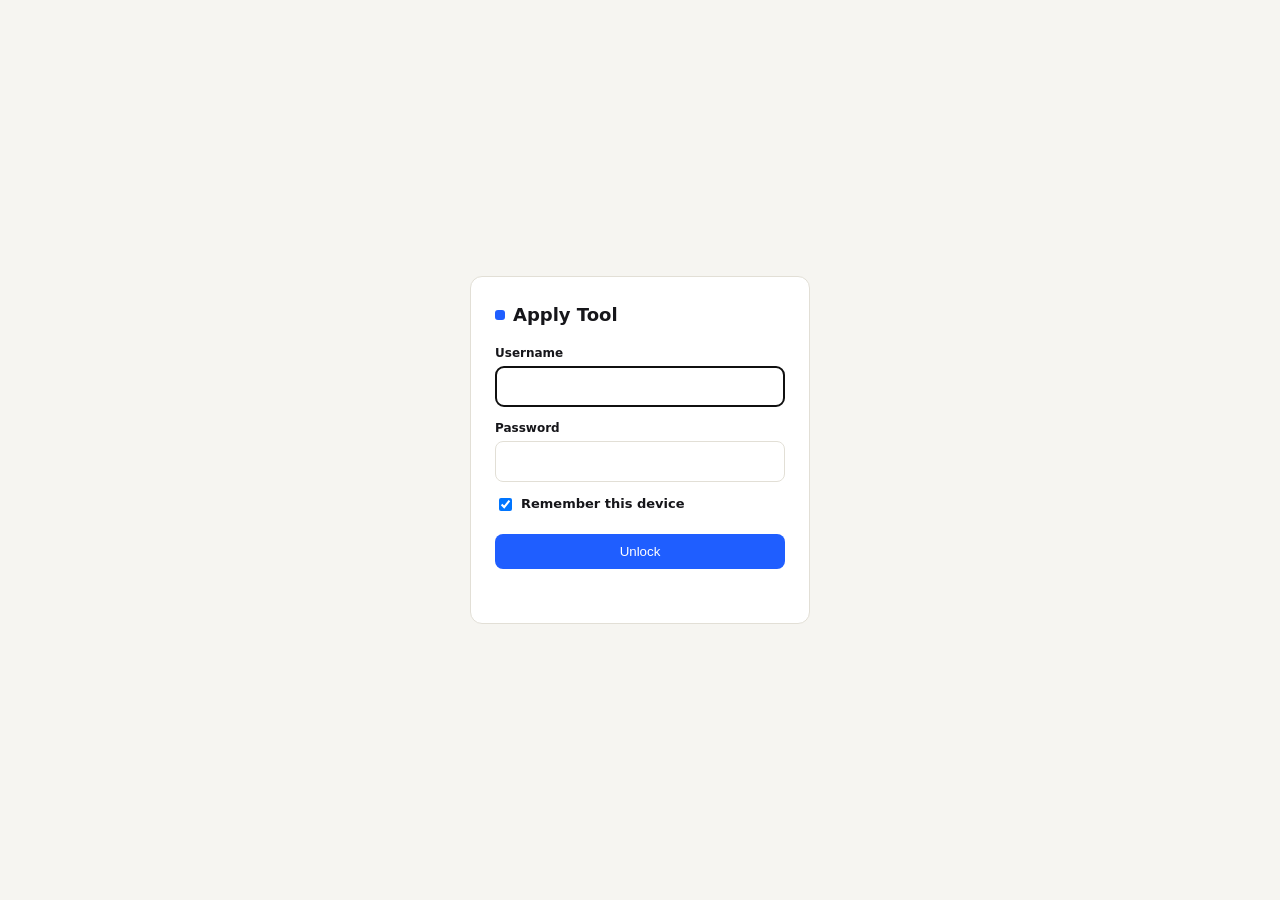
<file: applytool/index.html>
<!doctype html>
<html lang="en">
<head>
<meta charset="utf-8">
<meta name="viewport" content="width=device-width, initial-scale=1">
<meta name="robots" content="noindex, nofollow">
<link rel="icon" href="data:image/svg+xml,%3Csvg xmlns='http://www.w3.org/2000/svg' viewBox='0 0 16 16'%3E%3Crect width='16' height='16' rx='4' fill='%231f5eff'/%3E%3C/svg%3E">
<title>Apply Tool</title>
<style>
:root{--bg:#f6f5f1;--panel:#fff;--ink:#16161a;--ink-3:#7a7a86;--line:#e2dfd6;--accent:#1f5eff;--accent-ink:#fff;--bad:#b42318;color-scheme:light}
@media (prefers-color-scheme:dark){:root:not([data-theme="light"]){--bg:#111114;--panel:#19191e;--ink:#ececf1;--ink-3:#83838f;--line:#2c2c35;--accent:#6e95ff;--accent-ink:#0b0b10;--bad:#ff8a7a;color-scheme:dark}}
:root[data-theme="dark"]{--bg:#111114;--panel:#19191e;--ink:#ececf1;--ink-3:#83838f;--line:#2c2c35;--accent:#6e95ff;--accent-ink:#0b0b10;--bad:#ff8a7a;color-scheme:dark}
*{box-sizing:border-box}
body{margin:0;min-height:100vh;display:grid;place-items:center;background:var(--bg);color:var(--ink);font:14px/1.5 system-ui,-apple-system,"Segoe UI",sans-serif;padding:16px}
h1{font-size:18px;margin:0 0 16px;display:flex;align-items:center;gap:8px}
h1 i{width:10px;height:10px;border-radius:3px;background:var(--accent);display:inline-block}
label{display:block;font-size:12px;font-weight:600;margin:12px 0 4px}
.mask{-webkit-text-security:disc}
.box{width:100%;max-width:340px;background:var(--panel);border:1px solid var(--line);border-radius:12px;padding:24px}
input[type=text],input[type=password]{width:100%;padding:9px 10px;border:1px solid var(--line);border-radius:8px;background:var(--panel);color:var(--ink);font:inherit}
.row{display:flex;align-items:center;gap:6px;margin-top:12px;font-size:13px}
button{margin-top:16px;width:100%;padding:10px;border:0;border-radius:8px;background:var(--accent);color:var(--accent-ink);font:600 14px inherit;cursor:pointer}
button:disabled{opacity:.6}
#err{color:var(--bad);font-size:13px;min-height:20px;margin-top:10px}
</style>
</head>
<body>
<!-- Deliberately not a <form> with a type=password field: that is what makes
     Chrome offer "Save password?" after unlocking. The password box is a text
     input masked with CSS, so password managers ignore it. -->
<div class="box" id="f" role="form">
  <h1><i></i>Apply Tool</h1>
  <label for="u">Username</label>
  <input type="text" id="u" autocomplete="off" autocapitalize="off" spellcheck="false" data-lpignore="true" data-1p-ignore autofocus>
  <label for="p">Password</label>
  <input type="text" id="p" class="mask" autocomplete="off" autocapitalize="off" spellcheck="false" data-lpignore="true" data-1p-ignore>
  <label class="row"><input type="checkbox" id="r" checked> Remember this device</label>
  <button type="button" id="b">Unlock</button>
  <div id="err" role="alert"></div>
</div>
<script>
const PAYLOAD = {"v":1,"iter":600000,"salt":"6GBB6jetuyg1l7A+QVN3DA==","iv":"+vAGEnXGD2inydmZ","data":"lqVbjMnzLp3pVuPYo2I9J47+3iMoUbnhWA1viYTv/Vx4Hmxh9R5meBlofBfiHCmYw2sNdATZM4BTfnusbqnOgmNqmsW+E2rcQUwrf3Dn9HfNQRpMmq3GUea/PhzJw9n742XtAwCoZV9Isp7iLS8SvhvH340sVCETgDacUaTuLLiofP/55aTPbpTxAN4dsK4ziDL+XNi8GS+3I1K0YC84pHlmfcwm98mIUTeYY1VSMgozFiGEnEt0R5YpCrQjyb7MaBNjP3GCaLhY+OqDGCfJ8pg6t545UULJHEBIxVZPzwIoc33NuDQIynW/[base64]/[base64]/jdGLwvktM0mOZo/[base64]/DDXa/xecJAq873+F4OuLS9mtbkzBN9ehKL4PXAmRhLdt0G4SW/OsLqkKlEuv0Mv8WLJGRAxEUNwhdcmr2lhnUVriaEPPUNqKMoszMVXoleEcafXnJrWUBgTRQkgUXEsJZvX1qrixd7sTeMcw/pnQaqc1UhsAiEuWAspdCGRkPDjANshfb2+uWOwdf1gbmq+Z/sfb9v4oC/uVtNYoBETVALS5SsnnxJsSQrbzQEwuhu+smORDCl63t57BDrGua8mjuIKEXmiPCcu0ECmcBDwX+hihEFhcLchuTaMre3m+uxE9aegIvtcQXPeohL8XpwjWKXiioOMRKaeUg6tCQ5udw0mfACQbBbSauWFJIuzJRwQso2/auPqOpxk9PiSwMnsUw+yLCORDDHvTE/ZZM/71wV0yxOt2l2mOrq47cyLA+xB9jMdnamyEIscET47ZATGvqkfD7/L9XM8k8SJGmIi71Ygfq1nROaWglvVdnkFk8ja189ZAIOsx5uL065FHjXHNZaT0Dg7tJNkilOzziVf5zI/x4VOzSYUzNXDQeDOMa/kEG/AOaknUuRUisnvtisTfd1Z2Z2/EBdlrshhmKYO2MEqdWWhAb78fBXW/+oNpzKZ1Eb1Ria2V7sB/dlb35oq8h6UBVpHt+m/rzQF4S4GCvJuF/FcpvWlBpERGTXj7tkW8JaHC3RXC9ge/ANy7SmDlJ9HQAHJKJWqqlhMyAKZozyejoRpga7BLIkTlr67bTtnAAg+oM/a3C4BDMCQ8piR0p2KyZGXkieGPNopGaoPyu9wAFtFDhjbZJ3/jC3qAqIOmGeIybMHlhcI+r4nMOh/WYraV7mSICHyse8kDD44Xy0jpfws9FzFDXOgWI9OzlheeKy7OVbVWR9zgpx8LeJz6qglaPMDMk4U3m0gS/h19+i6XD+ttPQ+zRmjKcoK4BLgFWR48RdptcLA2Q/fPDzymgJhLHEY9S4eAXYsKg6bB0PEiWLTUSfVgtzHGZ9AZh4fYXN/+HAAH7Do+4f5DZjuKmrBpjbMIQOu7J/2BOnrrJfgdX46hQMB9wYpupKTQFfOI0dWO7CyQCWETD/4eIy6V7ROVhQKynXiTlTADYYNJreCdquMoNKWtxC2Q+Bs6Iu4mZayx/959Sc3mL8dueURXvUHXj1rkUmvgKNPyua3bxPeqJtPv/+7bLXqrgQZTb9Vl7fVolxAWRro12Mm+66qx+wxKX6Pouqfn6+3dUqni8lLUpHkUONcHjKTQYYMM3g2GdRoyRG6Ngf2CkeGLbgREdFsqdNLPfOMSJwllHcIAspUj8qXb4TM7Wx5/ZvXsdbQkKF5jlsBc5GfjPp3egm4X9+TcK2O5Hq0yfFiYhbE5J5deFlb03RD/f6BAyhbwqgHtCUI94mtdB8OFeHFomy+CKNOuDuqYO8DAwjtERzi+6R+1Yz+YizPRWkXJDJ3GqtVG5VKh47oqoC+AakLFRDM/zqghSOlwmeQeptYRSB2ekTyjTVf+YmT2XpnBg/5686mjWv8bh2yK0Zoj8+q2ktUAegyruF5QUlfkX18j4v3fqRNXzN8TVLmb+dRuQOJQrcqrIx9QE+v6yU5PojHWVe7CGyP8Dmos3ukD3kNQ/kuV/mxJseHjEJR6CeJXvKp+V9vOwRgmyC6KeitlbiJXJ2t67dhkdJKxrr4niaOvT+Anoe17q+mVyqvvzcY0UcGt9uKVmKcY3sTFOmJNrDMmYme/[base64]/evoQk3hr/JJWsuXQ51yzFioxURYxtvU84g3ZsvRW8oZNTXtA+MsFASfIalDCxjeo8AsSbtVpXRu3Sa2MOQ6+VpLwe+XyHdhXJBgaZ1qyoNWvmmHUHdX7SoR6aSsy9+JEHEouyU58h+YxRv6flwhieH/qy5T5/GNe4W+D9qKYdPLwxPyZTmYSlrbGWqljiazdG+JZEK4W664xahhcImZ0Xyc0hUzNc8FwJIYsGu7UYHRrxun9icutbRB4dw5RwqVNwQfqHbWEKUNZxyc2vHsy+hbTHaiBo08HC/cYL2Np7t+BqPlgZdqAII4zQylmSqS+i5taMLU0ykbHfljboUVE1jiCYBLKbSC8VqAUdhnwKWYZ76LHOEL2AYWIA6kNnT7Fz8Mt4PYP2HzizHzbi8shkwxScefYan4Zk6tet2klSIw4Q6QtoFddNM1/4njU+i+qm+YxURm4//1o3B39dm1j/D/am0kmKmC+omrLzNrfCtnQzOPtv4hydw3Ddj/O6hwQPo3xNnwwXMLB9hSgnrBD3EDFN7i8w0aa1MEyUAhBnUDeLYNJK8qyfT/H4Bwa1QtyQ+Ojbck7KpyC/1pEU+6aAL80fKocteFF16sjr+/Xf8iGtWX0/TXZoC8jqk4iG/cCPcROh8BVOr16v3Ua3HUkUnSRQgi8p+qbR0BijWi7X4i8kEtcqxH6DbXG1cYnm6F5QQ+FRDo+Xg3EM7b9c7MFlen2UQJAl9vpWqYB3ztSOKJwJC7owC/Vz5prdhs6+BRRQCFPPjGbR/[base64]/VbtxD/7M2vBdLO1+U12JVca40amsz9N51OUMMf4K55XYk2cktbP88mXo9efs9ZngRNNs6Z+NURCq5/U5ldNBcMf7xa2CPXC+waH6vlqKXrY1OSdYjN4lhMfrY7EF8AM06nSlofoqowoP2tG+ihv7qX3Et0PcMwjDq+jFBGP9Ws6oq504Xw134pwqTQizkndznaX/ieU4ZgUVAbKoS0wMObB62ILQ/WoRV2Hk7tNxsWWl319p8gBe2CTQ5SCk10cXvt4TaTypXrtScWulkNGofC6awY156L+8ZHzdhq/HxJNAK3wx7zNOp1zXv7mFZxoCd3FNekTsRa3ubgxmopAL9j85VoYTBegrvd63hFlxGJt2qh8icJvfYrOxDRgx8nvW8eqDUJglyvJ1brHzfjaiBdmM/4368q6M3UmCZ2rochwJQovU5MQhjAcpVO8pPr+tFRmzC360rW8ojT/[base64]/DezQpgLSShmw1FXfwpoHIVxzexMqva+uiWwezuuSlGdXxYSHT5Vq5yL3GR5I2spKDsj4/St2Z25GwDrMwaeui8XAX+NLc76y9gsGPKNjSHyWsw/Zr4CiHG7Cm71bMvTTLnga/z27tspyVF9jWnJ82CGMqtYZlmH4zha+Zyie1V+SNKFP1V2wdytkzSAiv5wmMAjF+aY6DXj50C95ciUiL7MX/0CTaw7tdZws+4g5hk/xZzla+2OVKRC7t/r9cU4a5/QXjEMuC7SbVReds9eKKQ9cQbfYdeAyghQK5X6DMr9CWLMqsrgBKmVwdiYH5p5rFlzRY2gMRqejiF/SrZ/RMO87hQcVn8qSehjyZClOsmY40pVGUyGIOQaNbgOdP5U02zJidc8oB+yQ/+R2EikRiecu8Joh8bHurYA6slpvzqSj7OEZMeqDzcCu9OJjRnoam/ypOOBCMYJ7Vf2B6a4b7kjPQI4V2PkWM1xmGThW/Xx2M+oNxHBcGJLAwQWncLxG4eu6mPb8+GFlQiCyt2pVTddS8BluLZqk//mDeXFY8hQGq354TsgZUjYgdJnkqOJfOElRoFidK286ZKzVwbU7M4wI/PdZOr0yjvLlQLQlfV5eC6HMC5shng9JKzmzU1Ya424UJLvjt4P9l8QLFqec1mP8GSN+dNHl8mPe+PeywvIGCruBD3Dt0Ao1LXKSghSqcbN49bMcfrZt6x4myEyyW5mBd96/4blk1QsNSFw6hhV4NgFNeNmMueBc3LXQp23maotyjVEmolecB3Ez9sbE/WMfP84xKSnQMpYg2nRL7KdFWGWn/ur9BvOMGHU85wPn5d9Kz0OnQygyVoyRZArxctcBeUyk4Lk9D3NgeHKbKrF4e2J00x9x+za8YekzjUU9pFK6DBftZWa9c/EMtZcu5Fy3cuJBLwyBVI/KvQX8mmMRGgNaoqij1MIcbfypSbf67GqbvVV1OYpB+oOa/l1dHp4677VzuOH++3Lku/wQT0Vl/0PmFdhpm/a1fq03uXCWYkIJhQ4xr4lZPUIannnOFfTukUzRXbWaeBZlD+xWEitOC9eX5uO7T0I55HDY0cI/eJRlNIJI6zJUqBWpkOLRbmodK14ABo0+30go+WEUZyiC1HtWT8SoRINW7hCRIwTMLjzsJ41eZG52aXY4Dk9wW/YM9MeWSSww91EZFIBP8H24cncFVtONZbqvoZ9tj63RwD68w4J1EMvB+D1QUmp33gq6QKbCaGhNork4kjkgRrQ+MgTR0z55OZ+oGFnLDZEMRDjk7mOknfTbZi13DuFruy9Gwb0+s1SiURL7beYyfSFzzWZ0Lrt57Z58r9ID6k+Ah0cOc19oTEHKYR9wZtncVlCGItp/QraTbmL+0Pc3mKpVkXuKqhCac4z6srjL0G46kGSiMapFRzL+KWz7Wp/EYxXH1OYpm/rh48TFlcs7QfJgBpa7mRD7xX2jir/5Gl2/ZLgDBgQg0EpmcC8D8AOg1y3ullj+x9FDG6sc74fJgnwBcPL7VOzQfMpVDq6dto1MA0nV3QB/16W7gFKesR9fdUUnFydvXDhRy307F5vL07Xd8gsWr3GI03yExQo7I+dsuOaYZC3gI5LiFKXwhend1oZCijgPSddavg3PJ/Ld/9HSfHDIfHfT1AzHwliNl9yv3c/VQV234YtDtyDwfOoxoeud6XaaLAxhmaD907t6jLd6Cbe8t1je6P9lynFn6enajQ5p3LL3bMkLbdWROSWclh8I0nTVnYo9qFIVemFTNXcMFYueiKaX4tKTdpTMrTv9cnMOGcrPYODEtDs/mScZFX91cYpHyJPM0eIsiu7bqrqYhb56SEPeikBRFx0/RZeBdnpq1l6Xk56NLu7K06RcYNZ7ZrX0wGxQoBp6UYV98QqO/ygHiS2YFZXw34p7jX6X5nKtsFT6JRHuoSd+B7FIS8UolzvlcIfZkkPhICXxooqPJ3Tf80awxOuBiYU4NGaRAtRGQzDQdI6l42XmY6PfQZF0+B5BQSdI7ej/mTLAiDpNxDHo2LuBaNuaN/fK/QcVw5SpX4Fzr2KQKXRatyvjDwjkTAyzRLsLq0N80Mv0G42FyIjyCtYccDh52wESpgE4aHjrs3PnVsJU607q64g0BYr7Xx670qfXp8/dM6qXcfzppBn/5XMhcPe/yFcwhB+gxGIuVwJ1ci9Be9xmu46DU7s/wTpeYbhJQVD0bTmIAMYc13tR3n+3y1ql6vlTbMW4jErJUXBdsrKMQaaI03VZNh6nOYv0GmhSi8pqgXCL+4FARqokdI/jEY+gsTZa6QB9/QxbxRYmvpemREuKwt22g/Qga1bQ9q4BZVwDcG6GVgVldSdc69TdSNmdz8BfrORTL7pRXJJ+YuZz9E1yClHoN/thyW4ueuOmm9G//7jo4m6wLeBA5mrBHx0HSfEzBaBn8qSSNx9lWU2eGNJZ8l1gQXUaclZMhbC/jabPwmzkOd46Oc06yr3F4/1s5PG6DSe4YD60ksqS9vjxybW8MhSzRMxNTaIpwsV4qjx8dq/NOqYgdaNYqn251fwPh66JyiWYWC/XjBwmD4DHR6V3deU3AqsIHgWeoLp5iPpl3+1adITPRy28lLTYW4hJvnLyzacOxlLl1ImuoxqYqYRww4D9rn/r5tb97z27nMJRHqv8qToCEWJpNNl9OMJImw9Z+4fHNU5Po1ybYyhFVcBqzJRCGPlMZXu5RB2272uvhmYY1T5v8q2YRQqG/FlVkLnU8YUwkRLxYpvqcQTc4mxfGgZlFeN0AEqtjm9q+AU4etTywUFO11ahSX8ctgG/VOszpJylSDcIm/sUMzFapm6uj/KU+Q88BrcGtArMOSKJ4WW79JLZLaiUdPHDiMg29qV4F1pm4l/kK2GVxypHMnqxp2K/6HZ0cHMDlMPbQGNzsRNdY0wARmORqfOmBiGHHP63hTQnO5RWSPTcJ/gX3P2B7Ef+OWc+4avjGsk9yA5+cBChM3aVCAHqN9kmcHoBgU8OKJu/DuhxdpZv6VPM1gW2AQrh/aYFkzBBSJ7TOLmmlg/0dk6rCfMDu+9LO28SROaDMUvsR1ZPz6VU9KbEJSy9fcwkeAIBLxgLpWP/FssTzSjrJ7pq8NY9E4pZTGYs+DXLOEgnzmO3t7MuST2bSyGPNb7z/YzACy6AOqQxt4vKVl2AaKvJyhuHi1+vVTjnlu1N8pdFiAq2/VKuT53e0Rfi5i8yNLLcQ+k7/Igjqv7Ed2pf9+S6um/QCl9Rwqig0mLIYpqXfG5L8WdRnrJi7j6KzFZE601ZJkaIC0buqvvSR8W5JDQKUwBeuDKmhYPcFimtJi2GZ1zo37wIjVumCNmRc1VvSVArPkCyq562jW8tdqyhC4y3uh5oIPs7hUIt/YfVOVMrYC5ZvG9VI4tG/UcIJK+m3Hv9HSA3D15DaOPvuDaMF/nHoqYECTB1y0DX90DZE5RYzSPmEwNskXyriYxR4dUkuvmVDg9YiInOOrctUZmuTCRe1dratqo7ZOkF+3mtsASqp4wPNL/iaPrgOvWZGtOPgdcSpVHSc57Pq8PRlRCcGKuTEv3UNOQCsnujqH6jg5MNygVctp52BIHAa1Y9z3iNb8dDWpW1tUlesC1PVfisHp29eb4fF5qVMsC1Kl0+uscQFq1jJwbNqupEG/vTzlg02Jgg0Gu+ydpPqPknZxYTY9GG3MMDn/uvo2c5Rov4iFgCREsHmYAdkKKLZshkB5wLCP43ho1qkJX2MHtiBj5xGUBTB5m/UsmeXTNu3k0C0k/pXewWaUQ9aawqU7qguCRwedZGQgGFkC0zskqf2U5f7b6BTpXqUfwVDOx6dR3pKmdlWST7qn469Mq3H7yKGKih/jujS24EWf/d8R1HR13tz7MJHo03mC4bvhZm5i7V8S3sh1UEhhuwIRDpGEzkYSu5gsVsM9y/mo2LBGHedKjtxsN7+0CCZQkOcbdb2r/os8WykLJahWXaprXxX0eI16am3CJdZxtm31ro7A/kckgq1Q665pHQu8Wj/1VsS6PIyjlMLC01zi5I98MZfF2eOVgeM8/OIoFiXm/p9NF1It3yzePm2jzb2PjXltYUhD8sWjnJTuB1kZcCG7xMj248W/MCsg3dNYP8K3daoO3HnkCGpJkUSN58g+XwEppFkDhSIPEbMUM3fOkIXARepGWUNvIkP8fI3SRjZmdovipB/HXwp4XrGbqnKasUSmRRQm+ZP3wUCEg7QqQwngGAtpwT7cuz9fvI00dJBSmQPZyQROFVojFn4kaSN+R1ANvoxxnuz5WhmKItweXnkYX3/yEvNMntoaim9z0Ms2v8KawyENNq9XfFBkQ0DtjdWSs4PDU5vNKwXJuE3VqgUkXJctKmr1ad7wR0mZ0l5xvgUF3t+vcpV3Ca/64tFOQ9vb+cJu8vRRayin58sCzzatNe5XJLuKBb73WKI7Sdy7YwKJcywRoU2F7khMktS4THXTurI3jtcuJ/V75OY6Ro0v7gh8BoTbPESC22qmQ8IEhxpTW+Pkj54CtYnWvNBpn4Tf4yQmG/i7FvqVVcnm5XbVdE7BqHOWb3vgdYIv2nh0Y2V5Og2yitgYOuHAf3keHie65dL3kKql+Rs6ufz2HpZloiwfPZ4B6wVbvKxhHNhESikq1s29G/myjVV5h7bk+XDnNvvs28X8jeSqc32kMy7VW8bRDo7RIDMcYjrziZXFXXSb0ggDLz1t/b+Eyu1x9R9gQVPqblFUizUmh9ccNJHKNjvFVwqrP+B+MFWjRyyOo1+K1E5GY8u1NbCT09ojM7Vn5zdZSPfC9qBgtqJQpJi3nEtP/Bjoo8464ChN9WXkVuABWvGqybW+SQ6oXPIEaXRKHlB2gzlJ7fNDLz3RLAXubCc2xv2xREcc+t1v2r7ad66wMmdrhqAtg+H9YepM/QeORQksLDO/sCGvkVURbyOhWJ1rFEMBS8UOzo/zRbIagdu4ehrzTDb8vk9AifQtpS8Hflxr9N0lpTnoI2u/9cFEmOYPaa+ICylSKvN5oZ4GID9ita0B2QESQ8eFPZBDUVkTdFiOUq7AENIEI0uNe9ky7Cq3LXQmEGaXLuQQP55IL9WIF1CDbrKnB0PbrJyksUoGgoNgWj5t6MQsT+6ms9oaApe5kqQPbDhtc1WPKqFI6UZtcviJn4N68EpKS3ZfnRYuMgCHLqfIHzgWcbzH+TZ/eQgjZcJ57Bm8trT1oJZ1YobJkyWF2udx9soe59l3REfC209jYYmp3BoQ/+y+OwYuZpkOSvPoQaT84SDAV/DgXNnxuKNYZ55Rpf3g4OH2JjHFiJWYX8XjtujAFuqHxvmkAjDLfncywrw8yDmIooseaf/Z6c5feYm5S5uNZs72/PdkBRzltE9jvw2S7+d6Af3RjYgLCXaHPGureGnKmt+NTFQKu/[base64]/ETLCgbn+h3a9x05NWU21vhFZ1jazgTtpx+j6LiH7SJXPFb7LqK4pfjPJTtMz5frEofRzOG83KTkI++cZq+Om029yayrur9zz3vCIvOZvJPNeZ10/L8yNzEaGULCPkfTZeVQP6xrWKnVXyNHzPJtJSY4FWY2q5BcfZb/QBB0R5yvnlNrK4YhOcaiKR52fz7bY4782OGQa/2mzjYinrs6DE3ECSSIqOUpFAFalVFuQFqnpwIKmGuAaV78BIij6Ej7nuUXW0I9IIFKA0TxnMb2cNV4Wi7ACvDZLP8tRZzCXy3f+YpB/J+n7HMRLR9TQ02rfSls4I15FMpPBkzBBU3wOnIHm5Z058UQ7txoO/IFjgtIutixX6Vd0+0bSeDg98Wplqs/08hwTQedCcUdzLpIxvFJsvpBbfvZN4wBxXbCV1ckLs7n8NT/LCSwFFqpHfC05zZVaMpCdKNH9D+nl9r7xGHVNAESt2EWnkOZcTS3jP/Ze5oOAua260lZAogfzUffboezwzaRhaknROwgqLR8ncI+l/kPuOduZQelHX715XBn4eZ92m9Sbt/s/cUkSiAqMRYLWNETTkB6Ag/roFA/IbMGUsdWK6phkdv99dbSnTK/rwd+DWxhczmhzzgQI83XPHsY/CDXpQ1IUdtZ8ZjXink8t83DTPnBNkZraQjUTOVn8bPqI7lBhOno841V2J8VTZQbYIDmE8sMtnW9Hw0rxTW6C6Tqldv8R9H0z5DxteLYkz577mZDsZRhmi9eQyOuYgB66N4JLn3a5DisE0kfqRBelNX8HKxxqQJM/q0SgNBIjLD3IgP2P5QDn+WCOjOS/guDpzPpFisKS5hAjiEJ9eoKpui7LGck6P/Ed3Oe4alnyUSSot7JeROls+e6mNUs2TeB9yG/+zcfm11AD52ql2QFC4Lli5qGLF9uqAPMjAXY7VNr13Jto87NY1KMGJ5yrZaOn0Th6uFZk3aSCfKB+ZyEBGYt8sy6Byi/+atvFLR1CjUDhOgAoalNCJQYPngUAGSan9+bId7gXNXt1A5u7PFobUbutZPLrjaYm8r//r4t6H+blT80ZP7JpCo7SqbyCaFn6Jtw/KG/oU8+PeYelI2uBsiBTvq3uKmmEfEn4eBBNGYuJAOVQ/imwqzTPgl8oU0G8I/2Q/4kq66XYkmpmWmf8MToRrFyj4kUd9PCgGHI57+gL+l3dyn5eBS2a4Mt4ddSdn4rF/fPQG2mLD0BwUM5OWcTJ9r/LmokPiR5MMIwyz4SWRL6/cfddtymFIkLEY/61MyrexZoiZNZRazhQAMTN01DLXdmsAPCYc9/090cXnOkh2CXDndntK0doR2jwkjfyc8w3r+ahOpMglINTyoX1fEE5wZQGNIP9PUQ6arTGh9JFk8yZXHZ6gh7t1ZQfDK6vWQVTZg+AMZfisMWs4uUtSf8N8PHZnLvzwIsyhvfDh1FyB3PUf33p8+8a8wZGoKLrBKOCJVKVuI1HooZ0+bop1ovFy0Lzm7WJZdIDHiVna/p+i/rJqlU4vcnCXFilFRA7jpNteaUpjO4JB93DWmh7+gJxyA4gt/O9NvfPS8olEe/q46JjQjoAXoycojvSmE1sQkQoMBSCxA460gKZzwBQxzYor4TXI/A23KlBdwcKJKH+GwSbfP+iP/frhFGl1F5ZZLmM8lyzxll1T2H0zik0RrW4UIT8tFXM3qAIPSoSO67/wlazuZOCFmmYfd/ivQ5U8LzQdxcyQQmGSsiYYVeFghMfa8Krm5ejlNEviMDXjF1IUTSgBJFEBsrciKkfD2mk7wXQqxk1LDEZgdxH07rTsIV3pZvFKq3VPpVqC5oE4+Liwiu2klZKFiRAei/kfyMec+nmSUP0iBI95maErQBccY9x1qvNKeE1l8VL3eiUqDQc0KuFK4M/o+4kgt9sJMu8Bw8FN1/olFx0P/OMh7kzhOvxAouxALxxCIihdyoA5N2ZRQGpLkNdU/[base64]/lqqvMneP9z8h1BelCs4BX9O3NxzS6kYuomqCD8xUX2+cVwyZdbC8Ep34yBuFGa0ngtQsP+epUH2MdExgcm9eGVBplTSuq0RWgfz7zJoe8mh8ZoW9aK5/sDtk5idh40TXkazpiRQP2sdUguKITEl6QGFB9OgAoyJ7HrF99O6pW4LGi9wvQG3bBoyJ2QQXeXEARei5ZxUxV4/mcsGIpJcHD0G2WRxzjGU8BuyFL+E85b7iBJlJYXK2ibaNICbDIGMgtbbhgDpKeKJNNKbafjShORmM8cM5UkwvBMedR5MwMNktkKwqg/souPL39/odZtixP5pV40Vq+YJgEGSPKRi/H8h2iQedlAIX18eb2Y8AvSxvx4TbWMp1fj8yFE5OoWmjnfrowidQ/oRN2sbDI0Dn5SvhgDZO3zaKEDcl33OT75nyKNk7GcSSQu+By/fa7huLPkSPTf4kws/vQwtSW/Auc/SNXUrySLdUupLpp2t0XrB/[base64]/SLVIGJh5Lz+ICqaXQnAi3W36xI33xLxEBPuLLVewc7U5/[base64]/c/hMM0gz2YuCrOsVGtM285rLGnyzDodRYp1vg2nybrgCF8JLQ2+1heFk/dk4QyiZ7etBXFfTsN/[base64]/ratawY3QGywnbV6CvnCIihf6gwOUFQ/cYbfqZMrd05K7RPkIs6mPSb3ER5pjtLINw0yfxHaLWQmlxyppGLzdx1bHeS5s94SJnXaR4rMz5vR89Es7vW9DpkSfGWnLhhWOjCTIS2gef8sP+E+i7QeB6+rNO6X5Y/fO13Vrv2BAEhnBUMg5mpHBNv8/c+FpsBBvUk8qh/9bKvI6vje+gr0GyNO/[base64]/QRvNri3PIc7FiBp2om9zsCKvMwANo/JbavEV63grYNkP0vLD5q6xrqHNHPqZ9TAMMz99G46T49tM9F/pT/gnW+BE4zTwTSe0efOZtimz4KVDoXCIGW2JVKIdA1oxpyXMZfzh0WZjAZ4GddYFiVk006q7rgUhwBqbXr8GGzyqGuMwYOlnBinuofkSzJKLZCfUE2NuKSV/M/zzlovf+dCoZAnwcGNWFPLZ5CQXRI2pEBEhcpPe2Cl7WXI1n8e00nBzvcajMd2XtsW2ZxUv25krc6mlYclpMQmU6cdA6KhCuYZJcQX+PBvHExjO9F89XJ7uoZxMAwHaJn6NSFByzlsNjZqoIIAQfKVGBG3LwYFZUl6mbhDk4f4hUH/HekLy4TsgdEmMNx6NkaguHwsk7O+zcP48z3CWGiv2BVMPOUc51HD+WB0CK5IoSJTfdaZeZTZHJ/mvpRbgZbm0YRQ0BVoqd4motN4KDPoeBwRd952Ofa86oZUsf6iiv4EpjyFRqp0zjNd/xNRurrghEHqKNgTtUqAxLlSgdZjX80CdTgdDUtkmuUwVPAVdD6Fcwl7DCtufIFzIuGgkdjW8NLPzNGPOGBzGEsx5uwc/YqJDtZPdEkRJjFoT0t/tpLymum0nvox+ygBQyNmkETEJbJVKAai4ajB4gfexz11oqtuJDoVARuglOmCbe3cJLSw6lzyMApgBsz8QzgJg/H7ujqsU4vPLSQ07aaqELiyKLkLCNeY+3TqihO2sZZLPslUiwRbMCZLc78nqFtTBsPvNDBFS1VhZYJiGP07203dnlXhhaYCuMXZjOH83KJ+QTuQ+JzNAYU+Z/+Qv4wTuqt1UK64GL+w/Tdtslk1Rq/vDFlC+5LrbViZlsj1q8ge58wLcAzUcat8YcuLI2oWvYHUP34WVi/5tSsIYRJU66NUTUlD3X34oBDyqj/y/sXYUF7XeVUzKTQsteXq7eeDbb94PDOl5FfL5UNYZ9c7NN/QakArbAp04JcRJXs+lVQoWN/YHbmmLpNha2b9WY5m8+T1+ucF9coB/e3QyjlMnzTZattWHEw/vS9dhYRYQOr06+iPFksgRsTYa4dx8z7B8/W4hdDnUbJOQ5WZjFiwQ03EXmWf9xqIzj+Zd4woHXvFYuT4YYrGNKBxak202yF8Ld9xlIQ62iI4v9lElfcfN8DllOLVA9LzAtss52HYKYOJhKbFmTXxX3uJIL0t9LOw9DNTaya+G+6Dx6mVRnBHSnA8/bxPXoF+lx+M3XEkfba8tEM9qmWLxHPtK741ylcwyxWRfEqGZpy1FLG/V6TgrfHA/[base64]/[base64]/jBZAYKl3AEarvgbQHmekiWixPrFgwZZmyHINHujc6BI2E4T4wcl8zV4X76UHZymadDMdmW7sOk6f059o8PIIsrnmF3W2TOP0yANwh7dM3KG2bczWTot9Yp/UHoDzYATwLufBxqT+MtJ73/uXkrMpCrYa41ndyx7lr/vX+rUCmxRtb57bXnYY3FqxW1dYT8NEj319dxm7Epgiwe94b2gcka1zEDYvWM7TCzPt6ThuAfFmo8691mYzDfCh+UR5rLHk0D+gWFzx/vbz6GnK9lb1S7nLPxjzfTfIGTf72HtK6gcmckB42KudqgAUtlhqipYhJetRZ1sKvJ4WNBxy/J6ZFj4UthLjGRhvhc2eskQhCIZGidfWs/+VQI2jC4foBtfOr+Wm/7kx0/zDVYWMBjZrHUl8VhhCU8Apgj0j7o+G7CxLFQwNJZuQgu1ddpSavmaBr86wmfYwd46Hgh/nYkXY+AmCqx+k1srNwZhjhmRZAS/wQs6z4TMSyVv39avvSokhbaBQoUIFV2dfohDs4uLUpXXcbvSdSv/Pv9/u++Hor3MMNtwx8Dv5Y4KsSJmjUrUKv5zBvRCuRlxPWwehUmRwFjxTVlXaGyQhXWCigq5tPRrq+KQzz79HGBr3X5gxg9HoS4ZBViYX+BzhdiBisfLlekgqpWECYcvrZZNjcKDaIpRhuSTyUidkbg/bR6ebFTTkvPBmjQLAmNonCoiZ5r2C3SZT0Siqh8dVwk2bBJO0C/RJsC84z5ajyot+dy4BKW5+6wDAD5pNkAvlLyDL38qwdbczBHX27HIIDNXRNZPoB3qYHdtRz4jTaRTtyZAwjJf2K2hQ3B9h/6F7XWANxr7TJG83pfOzTNZaIjePDjFkkYdKdogwyyqzX51A8IeQp2VBoKU5VDGkUy0yBc7VXxRYIvkXNTOjsOwc0FTeKhSxJMV+jbGRrj2tPQluEdJCfamVTuEN0EGiNFcEtx4QXvt1jBHUhb5/WDBE6a/cpWen+oYuEdjQZ63UrUonU4RwaFQVpYluL83YK+Zu5gIvdfBghdUOjlLqwM2FxYCPDZmXilB9MJOc5qWAc2QIyHLVbnKoq72JknaZiFJbZF8MoZPNwYjjvyATv9sZBalU0Ldf5TX6OVJ5Pk7k9sTDjU5I+6psTA5do5IY3nKBc163NJtsD9uG7U80SZ+sCeLtv/QTHh+kKtZp7XGH632bdIPAlzYpyuVlyQ24JGohL+aa3iR6jmusQkgQd1vP8tBW9E+pxaPEK9fKWXEa9Eo88xXgnfaqE9sZue9G2LBs5DKzngybmNjmvIbxp2NV9DI8myXz7mTXj2DF/UbAIIJn3CmR3dUkzfqFcCto/a7h91U4lrMV/inT3ysA4Q+DmBL1pq1pYmx59zxuSrmdwis/Zk3a1GuREARfA2j5fXvZqtV9mgkhpEWsTocGBcRMthTtnQhvKLcGX39YXnSPnzNMDkx3W6WEtPk2hy7Dv+lcODstOCpyZDfTzNrWBY+t6xjiWzCv2Dj0uAZ+MIBkVm2Yt5usBYi76O54j6Byjbga2n8lRYk69NNJ4y7jlXZUv/FhEnrm9xG4gyG1bRqQAWeClmX92VyE/XHdATTaccggrG4Ib+hzz9i5NknSRCylxymbN5b/kl7VrPnqqML0kBuzXZU2eSf9dOwo5YwvbC1/EF4jy1i2+LlOFDJhxBSS2fDyU4mSS+alADLVA0AGC5OTttcYKIjvmUjJa9rB5Bua6aQfbmYFu5q+KF6ymE266mPgwp2KaXKQFYe53YWqx1jhU9t2tB8xc0oYY0+BHM2eqGC7Znq03MZXA4nnoKG8SbnE/HPshCw32TS1HTmFXDrRmEi8ZNRUx7CLO8FXZd86xEeiObd65Doje0tNQUU0a1Ka27cUDt1eQlDs2XRVeXAOP25MD8aL+o/JljDV9oGme2C+c74FQdofWP6itdexM0+uqHsBLCOCMeQHiZvtYPD/kM7N1VIjFpmG0LUvGPNV+0j8aDQVMVfxvSLNjexX08rH4KeWumXQsnDA+Jby4MTGYWWvS7xuiI9rkhBaV9OxHYx3D42r7F8lA3tbX0eY50LipW27Z5CfF21PuqqJmCdikSAma2mZRMldSly/Slt+7oXfZQsxW2cIkK+330XlKHuF6ZNwssGruLcfBxDQmWhtwJmgKHJSis4rkGyNJo3dWhVUeLrvBvllaOt6uVX4Jrk6ge/[base64]/WETsc8fmypVSn5dslsDFk9X4ZkQE4KFaECoVXRGlbeHfThtMyOzUSE4TM/6NPc4CWEkyeS54lR4W3rt82tI+9SYxouAwrLMgc6R5pFA7LgaeGHpK9kMreycGm+ENIJgX3VTKmN/+IsyD7gz1N18SwrGvsmrphppZl+nW3bn+9uneOBPUPQi2+/RZHxSO4nKVa1oCDBKmGqDivM7xhR7VunZDqiGLwkpJ2ZsmVDRG4/UhhvRMUGV+VHOzqtdxGKlhsHePlhrsTincw6lrGpRMfO6Qtbiz4Ri0cbHFVb6eqYFZoHwzLS9l32KRoH7Nd/PlTi+13BLERwfm/76xnZv9E5NOXiYexKqVV9aKNjZJHcJYeU8Juua/xFLNKCX5WV172YJGEBXTZvTRmAu/hmqWzWTXprd0m5evkDelBUxHyadki29DuGlv6W/Lqa+WW8Z+NviCjXZ0Ax7cwIWhPvn1TeDUeSuVQsot2fHb0EZ+5bQ9XLofsUt7r435SG5DprKCI9duCgRr7fTPfamJLe+rMEciRH/blcMPTXRxh2QnloqFHastifYyJNSyg9ZTtUqMZEDyiPz5I3EEN45U6ch7B7NEFaPnR+4/Z0J6ZboSBd2cW2hz0xZC3Gerex9nmR/YFUN4zB5CVfyw9MccrLXhUI+jDS7GfPRkMo76Q1mPW4GRzmkcGQSpThp0SutoFKKiBZrhXTbW6zOuCr5EioWz/U0BFqHe3rPj7zu6Ui2kmwyj9Oi7CRzkxWKIWs1vsAyK2pB9o4MrkiTM/2c8ETPLF2l8iyGAO+qGmQYF2G0P6T+3cQcr7YMPSyNHo3sakGcKAhbGB2JLAPKRlZ/9KunSlt77E5zeAkR+L/TJV+G7BVDNdewVpHctD70VQW8Bud+p0uEl2Ra9MhcoI3CU5lnDW7AsEFUCqq+ZdMX/MWQscx4wy+yL+51TBkwREoPNSdXG0C12ho555Xt1xniFZEddjTu+QH+0kuqC/nGumK2ayxmuGSI9wmBeM3CIX4sFIRDBpiacn/+ndiFOtq4AUylgGa0AcOXBptVFWg4j/6HJvSdj4hIdOt2O1+zpatE6l/85agSmlya0cf7vNnk8FzGCFwlvjFe9BA8RlQyXQ45IEftOZ0fOZObpMcAy03OsKvocM1RzGxC+CAWgLKM8GQzkhPIgi7vu1llwlvlheahRSCIha2nbv/qmW30gKpx2/Y5BocgHZQcj+mlNT8puSE922CQEhYgErEaFPRZZjE71Y2o9a1ljfgULE3Z91iQY7Sov3ll4dRQGJc91Zww/2klWSUYSfStcclMEtpasSKqYDhIVYNX6IgQ8iFjNq5SZLIZrH9R8XbsYXfziYsh8JWs5hzzIIcky5WUIMpuDjnC9xO/[base64]/92znYNIgUI5XJ4KRJG4/Kp50s+ncA4bScug+hODnJULcaVAMFgQo6m8iX0CQ0Q3S1S4IcxoY8TCnpFy62jSS9P55gLZxB2lbLW8JvZvqVj/m91BFFKWe3x5sQrpec/0sG15lf4DDULSfQrhJ4U6sDR94BYoiT9ivUTUdI1AMCyxZp7ugltGtit+JIqqN3H08ghG40XqGK4CLr+p7/G7bs6XOQXL6U6um7K/auSst2B4qU6c35lzIhaGF6+fVMW6TFXzIL8Hj2G7W3QZ+NxI/HJTR032iXBSDkAR13CHwyNUAfnX5EmO/8kaq+qWln5isua0DM6tMLxEGFj2+DdkcrNj6l/IfhAGkCon+9OAikgZzk1gzkDitzwyoENlCN9LQwGJNLzlDCQI/by34ASoc9MEdYDig0id1HC02RV2LxhB0k6T+oRsIi60uE/yDxXYlDu9lhHuLC4VYRxVg9Uq3JhOGqZz8vdcW5KffDKkZFcfhDL6DnkayTfglFHTVj9D2fJC+RDIw+nFm8Bi1sSGgutt4dS+BVYGVI6pZFa0lFpMFzy+VlYJzoTaYaRxj94mHDrEFziA+Li6lkuRUR/ZWhVQw7OZ4qOV8H0n6dhugfulE+5oQsQ8Nm8yYl/4iTLjLOrNHbsGc3lF4mVVMC0gHT+CyrMvcWKzn5R4RptkUW9Z5wB0PPcFLVl9DutP11M99XsaNSyLfHWZ/qnWmW7lTcX6OrkhphyrKg59i5P51LqAjc0ktDe03kDFTLpPyIva/+ZPxF4vYhm0Aa2OLn7Ce2ZcoqFCNTZIlFaU1k/rrCSQtAXyzFFCKyWYZYNxq8iMBWzwt+r23IAMU3RMAzJniCTf5yN2mD2kpBD1D6SWESBwKp+TH/NqdkTiR94c55VZE1BRAH0STKg3tTixSdgF6QeBeR+6BCUZg7sc+BTbOfkmJ0XoQ3YFI1IrDw3ObTQvCZ2US/n54geQM9EW3E2Aj+Fvpeonhvk4Vd73r/+OVkjQMiNLwxVtgK2zcObRRlSb7LHgN7/Z0Gk+8VR8D+qbwP4xadeDdM0zajeHmkKjYDyRcMe9QbQVuC5Vo2Z1BaLKtk9mcx+Cg3sDc2vNGk1V3IlrG6CH381n93SPt6wPoO+ayVtqsFOdlgxGbev+hwZWusorVRi2rvSGyE4RugoNvE5v30fBRok/r6DdSJF7R1UYV0qLkteZQWnd+DBtn5WvzWCf9cTq+5BQ1Nsr4QSTC0UnCq/pW27HhIoMhgLcEzv3nJmMZQc+SCMnfh0uVbiiF6auKtN0xYwPUZYsqnsalCIgaT6RexJw0JA43/Ln9r8sjmjWbb6FS/TjmL/+ta2JswTDn1cMz5HSFN5BRa2a80v2C//[base64]/[base64]/NqdJCJ0WxTAHj368l0tChiNXqv/H1slYv5+G3bCH1jO2xymKGQr+UB7kqFbgvVXeNP0Y4kdDEYfdh3XsPq/MIfIq9Yuqya4wK6mfaidn1NksYRELA7KGWhLdODLDkxhjyetIgWIvkCoGXmnBplW50vnPIcu+vDB7HAu3TuZ/D0fJTLwLPCWRZP/uQr/YcrD5ZrZn5LPQKdwWnO7RqzKeprS4fWp7gzLHN5t/0y26jyClguNiNnI3Bxqxji3f+ztUaLa9jVN3HWhU9C16JnP5pCESVLaYp/EVzXymaxf0r/ick+CDOjroT0LQZsgM9e+P1e161AFrmyeOiT4TZxFvCb/[base64]/yYnjf6CEI7z41Ce4QAF6saP6w9og64QLyt2xCJtRmreFKOQ5LgcM4L77WEyFLrJGAS0n/GetNWHZtqSazEZj87e2TUJ3honEew88mVkyjAZkQnTrjSi+m1S0mOOIWFrDCxeAv3SAGzylnUCK3niyjNV0nOFcI5uM37yqfNG2hMOvQ3tnCtiDW9dSBJH3v1mZR14OQ8z29KjbugEudt0dNMqD8YJDTEZKO90tV8nM5ZRdV3JwscEpnuFepLXTNcFW/wmnojPxig9wlpOU0cr3d9I03rxkGFgh83OCPebJDvZnhpyG9LxYJFO/uOKEaPWlb/2WGTCadwojpDNBK1Gj8qVrxeB8k7TAYEewg+q1j30RuUEnIYAPRzpJLaxjY2HCypzaKxZ4pODsB5sReG/ndQwtcAfDTqU6iE2dXszzJTxEDsB/wMV/[base64]/3aC2ZFlK7ykb2+tex4cGcWmR3ZvOIrjq0xNHtl5bxLCTyGyC2WKQSrq5ryE9N6FlBlf5fnS/7fLSvnEedTwcPttRMCnUiMXaUwk5fHEhljhC/vEEu31jK7Uz/+tYr5ehHUE4F2VqsRto4OemidA2/s4FBomBBS2OzuxzWq6gYgTM0bNhY4NjjZsBmPwO/HnbuLZC321Z8sam6yR+US19UqhngAcIg8Q3CQrHPwXWMrkFHKtVTwaelOPq0W5mFNKQLF2upm9oYG11C4aK8iHUGBg1LhUX5pD4N/obK+LcgAEExSW4Wn0Wc1ILno5nlV0F8an08pNRi9Yg8F8HZheEeuGT5rNdYTyOD6xkcbOOiJOiiXi1vs+YvP7aLU2nWQ7Z7wm2E/kglycST5RerJNVGtTsFH4d6ijrGkDhIRplUYmxjNxXvlbxwZvsQ/Mqc/zJH0HpAVIuCEsvPWv1/8dz1Lf2a6f4oTCiL55e0gAJ3krFSU28NNKRWuSfz9OyB8/fk9S8xzaUckST7jg2J6lG80J62h28Dp5TFVXkcngLkVZmXwhtcK0BDxCKrQtX/4R9lBdpS1UZpXSqb1eKZiXPXAT0f5WdcP3R4wizDtqLEQsKakbE8yaNqIh61+v0wpfdq21B3NMvKFKieQiKDHg9sHnF0og0LbbXEUTEONzLshRRTleWaQlb1zsbogeyjjvOaud88Sa41OX70XDFOI34qAh9GA4O8M9ol6zymb0KkaSkxaSonsVVtiKfck20uTCOyPIp/R/Z9q52kFJphpM2mpzE6G1G946cf/vxwNl4T/e7kyD+KHgi2LZ5ThT9KjnR/[base64]/WzyZNElrD6p4W18vVhIIoCaJvoyxS6XDDJ2HjPKLxB9rHQAC5UKnaaV0WFIp9NWOq8vpjdsBUznTVWWxxwn6P9y2+m4yGavdov+rzRXdNXHSnAT1cNxvlfPLc6dFI2uqc0iFMCdTzod+C1C45LPo3XdXGiRxJ2G8iL/TUtrFN9JAmqhpcYb4pSf33QlcOL4nH9LUfI9vSkgO1K6KH93q7DFcDGSc0+NsnPGJ84XjI3BhbbeSTWXHaUM+iIhRDWCgSxFFoDSKLsRDp8plMnjq+jWVFdvM7HDW93ewxbSWObhYNzByY+9zlLeI76nOzZ5FmW4UWNeiRzDvfO6ql2DB/TC3seOKald0jlLmfksk6u0fXPmPQx0V9Y5EW/ePSBXTQH70MxHs7KPZ93UaxGkQ4ukv2Oy91t8NNGyBx2jSp8iPjKxxoY0YbynZNscMfVt0E8wft/nMPuOFap6nDyh7n9UVgoZAnzqscQMbWnqZzufPTUiiVmFDD4XVmglu4D3pjbBIjb7GBiMOsiMHMCM+GgSAME39V9K7fQfbSJGKfJtHWea4v6Yp3cdpNM7pMouxgaP6cdprSOIsQ9Jv7qUy2+fuyQL50j065AwqzymzuJhIUMYE5TuyG1r/5dxeHeJWW8+N/wsE97EYFFtGdbEp8/CuVgvZErv0SHXg7SjmNg5WwIpUP7txSPih44ggqgqqQubZ6aKjz7IENIyR7FlHwx9UEiDRGaLgT1fHqGkMDr2Zjci4Xb3+t75eFtf0Q/+/rJzyXaRx7q+f6FdfRQaNhPks02TH6wtTDsV4550loSAehX4EXRkyLO7WPFUx+Bov65L4DpwiR2nBfE211Az5+O3OXP5zGIrF5GCnpMM/Fi2dx8AdyrWsq0i4Lhy2TUa8r9ZbQpKk+m3DnAxHLkD/y9hUpbVEr5ZFu8QcY5Qf7b9saH7UqtdKhCMW7BqPm0KrDp7SI+qzx/QE0C1JOTuKTyTGlQX5qKEFT82QhK9DiYolfQoKAvmADXI+LXAmjw7X2ckyN9DR1vhNCLPXZtWUqogW14nzQZd37SCMj8eaUuf2IlQ9asFzmy/EzuJqPDVMj/k4p5sDN+6NNc4VbVbKe5A3ChjFc9ZfjISMBqAqV1MzuDEsA9PC9ircc0LDhUyEExqVfjZZ8FO3GHIpjtbtUeuVouezIDR3+oxnk1fBxofLxixYCSXJEKlxW1BPlkHVdQbPlfUvQ+CI/rZpWPwyk6K3bawuo36XyVsAErDduMPvpNDSO3DgTkViX4rFraHJSGiYxHteDlkIJbLNunLFKW7bJpLunl8VBw0PKIubRyWb0pXlAXSZYzaOZ1bOndq3GzbveXkrT4Aa0IhEdCyNqW7bXIV8kJo7QzKiHUuv+zILj6NbiibKetNCjXzWypwsFHG0vSKN0/hVEG0aGEn6gQQ8fiAKVqihFNURlrRV8VE1dF3A2SWUGQnnlUzLfTRJcPrxWe5PvlQ/zeYleba/Cy8riTtYEjEtUQMd5QveRUcD2Cu2P0YRuqgBw5K2DAcx39b+mbYeTTHny6ZoAeOEnNnufa35M3fz7OAvKB0x/HzHvn3SSw6N79PIrt/b2iUQxWZGr4+FkqiLt73HLsUu2FZJLvcfSkoZHBIfQnBEAOj5mbFNJ0p8zS/yO9+qkG9ApUVqG0W8YkLnFRnFCyFTN/5CuGuJda/x1qe1snvnehszju2HVcPYCC0XdJKSoyc3dhNQ6IuFk59REhvSii1jXXIwHbYI5obaOoj3ANnpNvJePUzqdr8hgSr2iXdtSAw+S/WD4JUJTaosi9+uNiLx+N2LIFFMkfosLAR3vdL5JuurLFzORCM5NOythX+uIpi/7uCs4BrG+rfGtRJdEOh5fliLtlSuSaLY5HdaUmPZqdVWBdogZmpkRsKMcCqx8QeaW1mAVdySW9zvSLx+3fYA/OXCIoOLtzDNt24ra7qrfV3xBefSvPqp0IQTQqSPRdrQ7Q9jJKYYVK0tG6xYVPGp+lN323p7iiNXPHkXT/MgAw+P4LliZ1JOodZPCaQXZ0LoBFwndn16jsURpRCB/ln3glp9fP7QD0HakUJdRzGpV/kJXNYsO+AjCz1mfqhetSs+tfN+CokPmxCc7QZwZhZAIZNzK+ilw6OjJq61hGFnE0wrAB7/n4jRVhhvsIYXhp6YEYcJKsPPkKqoQcCSe3+4X8253f+DKJhfDIE+YE5jW5urXmofKTHl/oVqyFc9xh69CwlBzwwKkn6WyIZqYqSjHcsSD+EuN02qTSFjYeGkP74dPeBTiePXIFq6gCJngpC3ig/UPt8Jos1986QtPmeU8h0rPmWSibsswsDMOkmIKGGKS1eHyaY898U8/4xurgzGbyHxyMQwH1VRAx/ueqqwMQwBI4P0ypqfuR9CQ+18ekuDi3xn0uHTUjcypdRVRPzUPnAg/GXbPJvdyhWogG8jrysJOnv++bn9B5ih9Mua4Jxx2REUuXkhGhd2Bi4aBzrUwBTuif/[base64]/[base64]/BatDiyWxNfUrW+rZ9c2Les8M5yCwuqz3WDdsXPPEXgYHodY0Kr7rKMAIXEKWftiaktQQITc6xjJfwiszX0230qCJOgBvNijLywLG2WbjRQK9dNs/c6DAUq3NjbZLXCreHhRCTgHTv/i/yYzkVzpoRgkUrXPzmuJNtYYKELDmDhxqyJquL85myDmRjR3oBuhltt7yFWJK7tznTedlI2HyiVIcrSKgsmDwEwV1pgt4pFB4Y6siuZRhkAXZjmh6rm5I5MFEjeOv2uBr6su0XSwA/SO1E/gm+/cIUpgLrNOq1MXVH8iefDOz/lbxIGIU225+ENuEs4FcBenNK6V5TlTdmUNF2oIiTgEeQltoW+jY5nsmSq9hna4/mq8oFswpvcTuIN+F5Jo8YX9amoJ/XCp2i9BJLvKYLKemfcoFMnuxZJpE83EA/b1SMYlg8XJNpKEq36uepFFbo5Qp3PuLUf/uOwzIbnz5GYMF9vPV30bw3oaUDeRJ7ZD/w3lT7yf7lzS1kFBqubdHycQfLPLc8UsVf/h3ELCekQbWKLNvCRULRJMsbSvBsZrjXM+h7Y3ZOfTyusX18P6GlcR578JR93Hj2D12ala1D3CWR/meYTf+IeHd3fz0NuCN67Jqlsx+L3+KGh6ZexBErNmTAbR/uY4S1mg4nnO8wgoY+U1tib5NnJYsKB9waYt1oLiDP2ZNmvCwl+ebbb3/yqUfEMxn8MdFhX7vpGL4TMw38COiqmE5b1tUYVrZ9kDt4WCyP4UvDFo3g4KzMpSERIsaBoKvgceNH48TBPrj8V+4CXzGvQzh3b4RlOnPZZ0CdpcoVJzGkFwzwXEhANHcReCW3pNcD2zIHs8Ka//2gYz0oAhLqsqGMMKwlVvEXBPnhlAmZ7ShHCgKPyV2dWqI0GmDREId1EawA2Bz3HObhUd2ZarbGuiM/[base64]/aD7UmnrzP2VLL703iG5Hn1PkLpmLRXOVaVmEN/7ZJxsfpI6zrrtUiPs9b4bqV7+y0c6S3RmFJXdJEX6Yq5WTvd+GkB8Kw6ROfFLq/z7R7IiapdfVxObYFKNfXE882F3xjP7TH8SYuatLFEoRfOigTZYywPf3b0dvVmBKPWTKwUghjgwL2yH3bLNTFolGRiN39wUeCgcc5cUg5Se4Cd2UWG1imbUONt+yNrXEpxWx+fxEYm4XpR6ynNyUuvEKb4CtTGtGInA7/lRVGBeZOnLPDiMitFWjHGLUHhLUNU67vBxRoPhEde035XmEhnpiO+OsjV8JP6VpP69uTd/hjAHuBvwD2MEigfnoV32OySUzAOf7I+3s3OC9kYmeI7rPklYvlSBFPEFNzhWsK0hhRas6sYb1D5FMOv1v2oBT0MGXDTHFl4k8gMqZdRHCcPxV2Ij5WIKwIFOqI4b0o+4tYBDv0JNpDVb/rSAYgT5YtpICs6D+u2YMrCqJKFVDLM1jdIyz/kUiB0+5h7ZYcTTPOG4Bi+BZWp24LjVTMFoM5nxNZP8V98DcEHM77EsMFiGhbNZCTpazF8xOTOL6qUmiG49HW/qyc0G4RXzVfUvvWuBxF3EbkcojbwSn/P5ILStGlJgoFR3x4lpOA/oI1R7VnCabE+Nfwq+CswetDryapY0bVv+1sO3Nq5nz1/bUFeo75r2pjCOHqkrgkGQ8VxN1JgVXMcVmvqcib9HPVX1pmnOdlEb4JED3TjrPfQE2E79Mc72+GHuec+okh+N3btpNfE2cBxdNDDmxRwj2yQIpC68bFtX22l3/Bn4V7q5k8m79C68/c+6lQC+NyTfD+Ex0HcKwiruktbD9l2tvNiE/Mujao2gX0e1SJhw6byFTPIhpj7eYzpHPiOHpumwVHon5JW6g0T/fiVzYKW2AnBmcHa83/Y7UrU3m7G2eEns1gQtHZaBkH68F3zIoAZLsQmo/o/eBlI7pqXvPFig36J/iyfsPuuGDb9PZqy/OIjfLbbv956DuJh3Rq5cAT5jkEAtRAPrWUuXMFZcHOcvx71ccT8nzUn8dZnNO89g2QrmLgxt37bHn73ICoKtc4rZIqLJYwL1fGSMB7t+/FJxnulNADEnEdCbq+2LZDs+ivMAcFq9kPrlyssMPBBzb1UMzuI6mYWL4r7Po8OK1MsAk6gO1/i/+4iTPqA4CchJeFvvvjlyQWz4gTOFjzfzDZIuFsQxV7XQVSQ4tc+HbBs0tw24D3fKeymZ7O46I1UN9fe+x7Lb07LsYxYBsCivkLtBMjsmufpseh2CNjpMNnttTwRh3S9oM/wk0ejuudOyi7ijTTbX5ECHOQFj/yFxyEKLl+JM1YmPwNM6ZHYD5DRgoUAqIi5YGEdqy1UlvxOd7KzY7zL6FqXwcVf1YbWXvXqG9CxWUvkfM3Rz1wnKZYozaXb1EKBmcVhLvBj3X4TqpHiUv9DS8iB59mTCS5N+49m2OgsKFInlPq0YLISmbRAQNZtoiSgHGtHQa++/7kzX+SrdUCxHpn3VUMGe4KNkgI9tp8E5cXbaAnXB/nRIV9dLo2ayJmjGLJR/UjPOIEznRVHSpG++rS+mLUix3rg94B/vQTI9DVA7cdmN6zOG0hpimHMF68M61t+80rQ8N8j4kKN+FZo8KvCYKk22XZSO6rJ60jJBIUhkXJGvw+30J5M4N8aqWf1WoClJ8Q1z8wAfVLLF9DYBthzYkKzZHKZFJaogEuoiw4iSbxdGl93Y3OxgdIcxGdZvx/7mZf1F+yeosrfhrtI4hCBD2oAbXnTd+g2u6awhYvGo1FPo4weM7ia1w4X1F8nzngvcCN7gDOGcQz2Y1KTLsfQY0+q/C5Z9u+lOnDiQV/P6YUKMVI1kJi/DFo2TbhDQZNVoQ4Bx5YwBi8aiPj3BNyrCah/8VBNN0xtwtTUJf92I2oWgtDLQxyqwBLUnWBz5biKcgRHEPRSzIW0RWtlFx+zLRqCtPxWa0ntwEhpPrUdXYEcKyko1hIDcm76hd+gGErY6Bo8+l0aKYe2tQy3fv0/ORXJnq3TdImrUabi1tXrElAkp1x/4hDQQm2WXdYedu9r+dHxXTTojIbi2YFLqlSnr1tjqF0C53I627SqeYv3VmT8q0esCzaLy1Sb0d9kYW28j/riVqkKsyr+bkxom7kplIbaFoZx8SGEOfEBWD0eSuE08ChKr3FacFJm3Yw+6TNQQZ9icjnnJERoLDEcEEUgkOnH1ZAyi9ymE6m/EVPrGSf4i5djqM7HEUaxEEffrVAdtZZZ7/ljLYYR/BhTEtmGbH5bnqGymbFsknlHoX3eRhbBW3INpiH+LVkk89dSzMUAWRQTGSpgT5e/YauiY8yQraUvNWI6/fOGVW7qgQ2rMSdq9N7vDJvZrUztBGlxhWLnwsW6i9lhvAimttBsGdW0FCdaB0OqSjbzHCzK8GJRlcswzUiqXy3Yo24aBoS/[base64]/VZJZqSGe0g6/hW+jXvI8m4i+W90sMSIwU/19XOmICNbi/21OtY+yPStuCtIH7e/4pTpmZ+YCUzBlBUasg+SdiC2mDITv9ul/[base64]/0QNyN4AmeWdzjwM7K31ev9D/KmUp0u6mlDY+lU/VmKbLs4ecmqOdec6MFzbsRZjnKyJhICZUPfXQQNKSSQ93XOcadlUL5uJ/mEFjrqKht7G7GcBl2DptWiYv3LVl/B49w/FSJrANNJrflRKHRRUpROdEKTfKCt72Pj5E7LqCa6cOLMtlv4Hgr/KIXdKZCYy+s5i7UeGDqd+nAiMGCL7PB9bjosZVKAnUc5lyunFkb2EYqe/EW8F6uKX8+o0mfsIAyNShb0Lyg4vV2DUrC1sQ0Rybdlfnc0uJ9QEPcYnxibamElS+WJUGDUIoIWOuJtSSSpf4cAnmuTGoo+88Sk/yQymEc5091aQ9rX+hQK0I8lRhq+GMS5Uxjibstjc/Ve+z8GxHl/uOrzi8ex73amuQ6E9+aKz94Tv7cD4DuU3auSRcSEyyZ+LecLrXiImv8IOOw8SgwUil0VaGYjvt+r9ZYLNGKoBnqoaud18v9oBL8DWh/KB2pakvvI78TN5ZKstqioKQO2dzfuh5D2rtakjw7An1ekhihx5+s5p9rRW3XSzeyrFqA6G93LXHEiIG7F5W0nzQC26+83dj7uHByJH2ewXFnBFDMB9JGLDpKhq8MOHS9wcur3b1KzXitZ/bFM4G/qa7h87hWRrWsFRtE3JlE+DKNkClyf74cHn1AFtnfXt4kpqSDB2fdDyUzQ/q5juiDaf4OFNeT1/B56sXF2vpfJIJS2rmtEGlbxFaGsVz97yI3WeavH3hILw8JcWDGGNgMyE/sBzOwreJ2wKNsvSFoECgbL0MK8p8dkzPqkcjnbg1Gwd47X5c94t2QW+ScB92uZta3Xw47L8AsGfRlVV5P5f2JIAivERDFa1mawJSc1gvkkoyjKcpwANBTZhoQFa1YGbWcz3weooiEFIzLSTzfkL66zMsh4wXLqkHF/8VGGNY81d9t7EDdeNElET37vA/FB4NgL6cMddwx3Hu0Ck3LJH+Zi286UQkY9nF7kv/wOyF3h9daED1wmExdIGK6X98S+nvzKPrDJPZNVkQytniXu33N6OyJNLy8Tfi2nF+tTvUlsH829fa8Q3gBmDYxPNWNdQd0DoYedQ84eaFCJoKpTTM1jReLsEK3b8z2yRwIEdnM2tfufzPEcqGVXxV8jRVPEDK/RxO5JczRj0OowQtogPKWpN8XzkmMsJQMAclC70Pp5YPxvfP8gx4xMWTfn9gG96TMLro2w3qGLR3Zx/R3PElA3ywLcmA80cHQwGzhRxTw0N1tiJlu79gU0B+Ya8R8uDghBpi9tNn3VUKFNAzKFFG3Fg/mluVK8Cd/Y1ykKH6uIWn6DIPcdtsjGmgJ30al3Spi88cEnotDKfYMMkkcV7kcGejiLH3F51q3tQuabLVC8xhpJiT+b+GmhrymaYaC+IvnPr2fhW8XNwsTX1sR+BvDvnB7JvsNHzwmq8c+gui6J/EhPjfNDq0B4HRHhbDCtwxTywNAjAh21tE0IpEfXbN3cLQr+WQOTtTrgweF23lRwdNVHhdCZZTGi9niG+K9/jPDAUE0pyJ2aCXwyIFmEqi+wNQa8YKxZ3Wg4t1eZjdLLLhEuypm/AdqJSUiss2HSjsZkvhdYIMOqPELm9J+2xjiaCG0a5f2hJMwu8IR87pDs7qwd/ZsXJqvzLzTqPRu1F2mj9ziXwn0s2ynpAnk0nqPGDaN4maWWbHuc/QhM3tWpxJ8HjUj560UqRnxEi6AQlEjgcT7+da9aXaEKVizw/9C9JHERxFxXubehThSu8RjIeAdAHfQUhEqtETQk6UCNSXuJaYW+jZkrO3M7tKZW4mE2Q3Xxn0w84gqzHKCyC5npeH6aYwwI6+CiMbkaaLzvqeBJYtNyg5jrI7gdqKsR+J0kHpY2KqiYe2CjPjKIAsOyA6xFE3jVMwJfFT0d9u4sFanDOYUc6OZCbNM1HE7B4/mxzC4wKrbYUsl/xWBF55DaQHLBa7qyQ3Pl2uiZtRdgeFrUSJS4f4M6lcnbWJXVOJSk6B8OlSjntriWxBnNBF16QlNyI6Nycg6Ixm9Dr/Z8X0ehHypEsfEGeeE9jQPaVGNQRWho7XZ7pCyS5o8qlbXes2WX45vw8bS0quTD/U9ya2PUyy+CyQxiVB4lQeuIraAMt8LwOnpYlHsssKoizsT45kU0nr9sAetS+JLTzccoTRVRa7pYLqzRlYrumPL3Ajq8XtTdiBuiKjXTZ0P2E3xtw6wKzGDEd3N5k2tZU52BRnLNSdAWvBXFf7rXlcai/IO6nKkwqjUfZ9kT9eCM7hqub0dxBbGGlkGiEjcUWg/AiGxzM8lTQDslHZYBb4fgrvYjn3U0EbZwrXJhas5sQWhsKDqRUMYvdMXRkLQv6f5qus5dAxnLEU/bfg3clsEUInvwwRTdW5A4kCQz+04Dv0inQKTpS8Iwk83nj0uHGDCaNPdwo9dMv/HjElP6EO7yrI68W7GTZh8vb0jWQIEZ6ph4uN4GKPd6gp8L9XlfIhABjwW+vYHbyBvvNaGoZo810mpsMIf+qUklxZqM/Wzf3PapesWgA2tBapV0+1YCU56sNX28jygizGhHpQwqWaROef+wxlfupRPafd65y23ynn4q9OtEsYLOTAFydpdN0otiwLRXsCR46IiD4XqyuhM8nX9ictq0Ze0idPDFnKxNY2HOSJF4QFje+acb1cRlLa3YLc/KOBfAwP3CAB0lK4Um3H/DvkBdwSv4wj2wAS6sbtihUhy4Q7cixGGPNIh+VJDDwy9b7gk5nX1EXSLFcAUhyZ5GQmeFubUSkrrMQMOoxJGcixsP8znfC5Gw/KideMD+n3Rw39iu/o0PPulXom0dqkn3l72ktz52Wf6PKa4i0S+44nFkTw94upW3F5/OXhjc+revBKFNfCKLLL/IEGiE0EaNUVQT0zy7pjqK3tYssr64YATsUY2eOdWr4hBKwsxLAwUwdEcCg3byLnFPd4XzJEvxATFGqCFQczpljOD4MLHmgBqZ6l9usNfJvX0M4Ci5GZ4UTRVrutxD1KncqIP/uHyX32IyyKKKRrn5alfZSSis9BUAh6/PH9TvV6pkQMonmFfKqBmec37+OdFlodlh80Z+KGZKsHLvXiED6nk6lc84/vT9BTA5FBZ9bIOfrvqOYgSXRATwQVUPzQvC9w4Uj0ItvomDO6LnlrGrTUvuxLz30oUpp0IuzgcQIyxXiIvBU3/n9r8nGN9VJ/PjpxzM2MtggCUx7uR0zM/wzcp4etquhcyKBqEHqcFR/Y2ylRSa2d1IX+yfJp5DzwauA5iYEwr4wqcIGM9hJ0FlBG1r+Zo5ijcbx0MlQG1Zm8Hl813KlWQ4gKVQobEpjrxPm2HhqR4zbVnXgGB2hMJmDKkLI1U2CtKTA5ZpvUyyhvpdSwQhl8+ScceFCYMQD5B6VyB/jxxunoiDifGCb7xUTxN3+wDFQIIDUnUxXWWhf4ceVGVu0480TNdhtrfoQDHqNcG6t247YdJHBYLn61GzF62du882prTM8KxjqmupDrv5ooooz5dHXQ14sQs+dUqrYO1Ya3OgIyVutxdy5qSpA516LK5faDYng5tgHIl1o9e/7nJWIPMsbpsmNyKj6TD1QCUyhSNR8UlMwvFommpbG07SJasZrPscdH6ukux/FrJ19Vl8b5M2EmOlLwH8Lff211PCROxn4xQJd2zbd9DzDpG9NeUMWEo7k7eqFyf3axO2UL7mFfN/1or8TsctPo9mzTPGceAOX13FQmtNfbdM3tsK0D71G/H1jIuRKKMlmNQjEkqeJxkeW2xp8A1SUsTI12eU+DCqBadkYiV5ATdj8fVauyZgOlkguKmwQbvvKJYZKx0FRg7T1XeraKb2d4c4s+X2twT9bgVIUjQ3nGgzSgM7500f66d0JbqjSqQxjGTBaQn8JL3niXMCaDoLIC+Zk3OfV5P9n11OatPxAIhQv7/s81Q96xypgsfEM4+JeJNeozMwu29tRqGS3CPZLTtYorCHr/2PvjXfP465bAmIQGCm4kMsLZMsIz04Ae7RSgRVOox9MbYh3YJtEFDwwVufgKeBmwHjpdRtOP9Oqg50N5IBVRY+QnjpXILFGqYbWzxeo/3MH3g+0DjyVM+3vjKJ83o4bYpYvoStLXyepcZTyNjvSShQAXHop0s9YU73U9Abga0ldiHn4BlqSu137UUQT9BP+gENjcRSx+oRnYS44t2RlyLZTBZW7bCZn6l0U9TZyEhN4p0iVzWDZfK04wBjEfUcJq//tBWLfpHpI86mffEV1l5BeUzooX9NSUgRki4F5UOZgH7qBXskgSAnUp/eZjoPCi4UEybvBoi6afi/UgfokiOpWKLqebZ+pgGka6+KO/0JsJxbl+KaqQrez0/ATPLErCmYjTU5St5+9lHTY0vq3+IHaccL5UEStiqQNpxFVcpbdxAhHaJ8aW8KMjkF9Ua6x5YhdysVfEg5a+CYV13n8z7FSdopLocmrC6nWs6L0FUhqZFl2cJ/U0ygdk40HvCdk7jgmC0gXyzBZR553HDvW+zP50r49Aa7YLauE6Udj4EG7aPc1h1aFefo/hLch7PBoq9j4GhOJeWgkWki2ybRa+Mbz76okoDo/v+WrdpLRnR1HrpOg34Lrxic/nTQP3zCoMrW/QygVgAYhUpazixYPD0XmfHTg9KQMG623l3uLnEN/7EU/5tiFUXsV+0hmkOzSlUuM4g80J4ppS+GyI07HdLP/QzZoUq15DXsUUEB+KP3YcWqrRoaD+yoWjrdqjxeBtBJZ4KjZmSzXIGptVGG4XxUL1bIkyKjtWU4hPs3yRD/DfwEvgdgXKTBmYfWLIIBjbjIc4A1XK5wRbx5m3OjiAaljhbAeq1pyj2M/1RYQ+VCqvXDAmz/AZtmivQQFXbwACwrtmLwGENxLPIGKiKH4K1PvzEvWfkVMMrsUc7jX3oSaXynISrpU6sCLk62vUajSB5z2cYp8msYb/35x6hHC+TvWG0vpQxH9eicM/peyvNGYdtKSLR3LvE00VSXUpCn5TwfJsnoQbbREeSPo8YD3IIcSgFI6m3wdye/kjlqvSeJEtBGo2JuNgWb6XMNoQ6QJZh+77/p1LT2H0nGtMz/bBvOxBIw4JaXFbFyVy4o0/RMVe7HgH0A8VpxuwwTLD/lqkb/uS/U9J5jCzG2olcn0e5dpu/0F5EE/Mm3wDSJ/LTHipY1sjvPsFvHny+g56H14nZs/+1n70p6oiNvFbJzG4LdLZbQmvD7RU30QOB7dPleHAMC3DNMNi1IghzOIEtEbSOwYgoWHuSyaZ+jlllWRwwiIZAOgzj/3FGeASfaB2jZKZPMF9gdlJDd/i8bScdFsw5Ned1Az9LIhRgpWQDKgesfnh9ueWYIM0nvaxRawaOpx6pd2uTf0baZjykBKPXP0JtPwZO+/k6Kylhx4ztGTMPwYnLwWcIuyMiEncGE9/C1tTSLJau5fy65sfPjzBkEpccHoVaxdcLb6MiQK4rLLaNIZCHX3+KW3DGPDNoTqgJH9w8+Eud5M/ZRz7JX71kHhrGn8CpaXAl1p9/manidtldkT0rRMXJfuxOfQXL/kUW4Bp4weX9BNvMtNltQoZFFpR6Drx4Vm2N94Sr3iR6bNtgxkhAms6GkVZbMD8CTwDo7FhQifv81mshelKxYu9AThhV1NxPIufXn+G7AqtlT9qBiLu27pcA8FCAiJZtKiFnO6Qz64C5luxkIw9xnHsQbDd6GLNsg/2mMfwxeW5cR6ysvk4Jw+L+JOvSW7ySqrBQEGsPO2uVzhEcA4HIyH0zcIqi6yh4i0fGehF+/RVtVzG8nwRzBVdMJ3LHw9jpNn4HZwN9EtgZETXaZuvRrXfEl/fZ6e/MimSv440elW7SnTygfuDGD5b/P5xH2pr8v7mPZ4rJcRaMxzFwxbXin/9EJFzgyr5YEGnxF7Zd26nBHAG3l6Xdfn6vY4Pit3TzF7aUWAVaqpn2FQiuAAI+Jvb9QRGoUNntRwx88jj/k04Oe+nZybVBcrKD0ZlTkjk0vS3508dxIekpZBpAFXyvohmjJC/q0uW92RrNZst2WmCb178TRNTZiwOOLsazuqI2dBcAt0VJUjN5BKuVT4A7OXjTl1KBVq1lI6d/SyUDda9l9jyFf3TYoF8BoK4OhPLtxR949mijVhTON+bdZTRxRTv474Ks+ikM03UpRNpNKMJ9NVe0nTwAPD2kcNeHFx4z19jJuGQMU88/u+D8TuGK2PBnznEHTPq/6a76yOMLLpabf9ehEDvHLTGwGhv7FeSTDJQMOw7bFNDNbZPiaimZORS9Tap620Fr+QmxSKuxz12pusFGxSFZB4CAKwpPIzLc5J0ja4aO2jKoAL0bdv/bJrVGg+0aejJcQRFEv1H7S5rCjoUM36hnmXtkpWXSgYPbvNy3pAW6HEyPXOlLgy+279l7MZAlGfxwtt2VlK45ak9Ilzlo6WR+uG8Xh8WD6CUXoazGc9ohL9xqtviyf5wX1whTclMThy8Fs6DtJ25Buo390u7wlS5GJTABkV0dEsAM4FNSW8Qrl2g2C/wfLtQu0giJosICBZxNtQJM3UEU61N4Af61eb+v/QwAHo+SCTInR4D+HXnB/FGWIwLDImH3/QqTPGYn6M4Rw/TWG+UbPF2mqV9sdARgIydUTHKNkN83PY0mXlFcIswrCLqfKmhnEh0E/[base64]/yUyV9nwMXGVz+nFy3HvLb7brdiK6UIvQ94myoDw/fBfS4ZWE6vVQmoHU9/zLK5bBrIUD2oO1OxaklmXHQzX7DEIRxqAlInK0U3Hjz2UN/fsvzEZqLim4TEcfhINw5PGOU25ogDazp6b7IsEPT7fgQnrxug6y5QIncngWkW6F7+rvCBNMbiSLMG95PSLrNqbDLsSrPRgQgm3Bi/0/fSojKAW2YI/SjNAjRTIuLffvon/XwycqQ/UJ6z1HAMXOnbJAf0wdYjl93aIo6UCgJdoWVDerePmyxCcA4Tq3STxHP4tsuduS/s2rkt+uw3D7p/pqvRMc5JBavF4Rmp5RrK2F2BkckMcUCyxX02zDeCvZZYIHVYAT2loyay5vwjuHfx+kLC3a2N8zlkLcF/MCGjeXAK09L+iI2Cyg7TYpi9NL23anM6SPus/[base64]/JPWn5tOYnLWsYeN28gtnZxIWSJXQ82DPPqtm+kYhuuOmIoT1yf3cLESicergqEZwptyIS2P8PDnbVIoTv8GR65rBTBLxZfA2OEwVti1KFz6PMsYwhZzp6wc3uxIE/nOUiwLU0lMt0JKo40AYEBhAsF0aLsid0sSvnJVKvPTNjFhIN/2VRNrosEJ8pd/UE4FGLGb+rj9oeA/IfPwQGuDeX9QdzKf4oVwbU5TYTirPLJr/OpFKFnP6SUT9/AeJfVNpjZESQXEuYn9ucDk2iS43SaqyavcI8J9wNnnIBVRuRZTk+EYHRt6aJXJcWySEPOZTFAVIJExDFcJj6iWGSG22qHr673bCiKIHi3QV69/9nSBDsKd6IrfrCDRiBpmpFPqdcvAT09B9RbaUhFx8rcqJ2EDrYKT45QKdbJo7ois9lsQit6KhFyQIwyynCtDJXgUxo0st460v6TXnufru9lydBzxaXbWzJB0PiUDaDDWw2EJMZGfEnJkmVKI+JL63keQngwRhWdIRukc2yy89PN/M1RbLMmMopBID25uHmyVkjw9CgunfLh+pnQ4+H3Yrv6v9bB/ioXwmyWocun/s9vYtMB8cLSOMyQhnZY/IymScCrRqFsSa3Izt/NAX3NEwzdJWn7y93o/y7a5hY8L1P5fZdV8bV+pQIOFAQV4+TFxNDdX+2p6jY8UF/+GIFC55mWQWJ8XRltu/7+HRYRxvvgY6WNeyHnh8u9s7xidpPteeTbb1a1AOalZnkwsKKuL3crKo42RhdEsUI956GKyop+6pdXYJNh+2DqiOLt8bEL2IeINZP5S/q5liH+wrLibK6tB3zigDCHy/05dDc2FpW6geGnTDMSpEOxHlE7kWT8I0pg+n88i9jSdCCi5JWoZNTaliJXVGmiRqz5nuRh2c1lOxeMWO9cR+ZCJI3l4RK4b2OYfSLzEYIxWSnMJsAmzQGjSXG3I4rxqXf68dZE24DjqUdk4Gpyo1YohOhSoazeA+Z6Ml/Mho625Yqo5sfGZKAeJzREgfe7qKlrGw4nuR3YFRMCH+Qvm8x4CT6Xvu3ystHkKbtNaU88QUKheRmmixFZ7alsjxYFcdJjD8syCH5nseAYjBdmFHCUTUc9Q1Cp8/Y++K8XrygbVlCBlLh5RA1rwoMc1DeQ+CdTOHP3mjvmvF5zpM0UE8wiWJSJYZBPFQTfQi4fGo7RErZJAq0J941G4rB/YA8Qc8WXfUZOx/xZmZ+06R90wEynjzBgCThG7B9G5kZp+3mviVSjtBPFkiUJ3FTTSGEsyCfvRNYPKS0QfGx6FFUASx58uLzQIH+Ks4xVw8VD0tp2DZvt1PZrspJWJaO5JctglKaEA0eaqSUKisw6u0L0rHO2F3O8ZG/Wuhb3brWiNbmlIVoDKGCBZ1ZPNNE6dilATSJgQX9MRRSon9IMNEp5hMOOAAHFvlfN+t5w5prxon5TGgz4BV4hMJuihG8+nCrxOlRdGcQOljg1Ec7Xu6eMdioK8SbFYbQvx5dJJEqtNn/oNfHblXWwcabIFvrMqNzsy60kPhUTvzh1is3HtSDosvi8GJZZHQf2SYMXA0Xtp8/8UR8/lAYbdODC6AgmEdEIw3E+BYyY0j0z38SxquClOFIoD7yIyvdLLL4DimFMu2hs6tCE69sf5UBXgyUNYTgOY02Y4iK9TyJfdQFBW5mRHA5KEVWJqsDr0h0E4tlXZ3vQaY1XJyA/O+4GKbyKCgXL+9AYgzzrAE2sjRl6zAGz9Rnx7pit+wR3LVEThonHchKVgyxeTcJgu/p8PFX69OGTt28Nr1nbHkqKlwrJVtp2Ianj4YuG0yG2NlFsaxU8CI6ox/t00WNMl1af2OFXjCx51NeXFpjjpbfFg/a8sAANND02/xZX7qyYh2lFO6x4ZxCZST4eRV8xNyk4gbxoPYXr9cLPVpjnWxCDwugGFMzbIZ1w85jJ5N+7CLzTOmzIc9Rch1oL4nbjGe6wjSEyRkXKtUFOl0jgUE6BhllPGzVjWM5U9aSQyiPn9I9bKPQf03L7dOJY9ovlCxCBR/L1AjKsoh+5i2OJZo5ZgoUs+xWhBv9RnwnYDpegiWDbF/HqYRhyh4KQYDANTmqLQ8SlkubzHycu+9rPKrn0ZmujSSaxh4wyeLm1UR8m7LmSm/TGZgQC+UtvG4f6K4UIpeWVyA8Tmj7KMthCa3V4wD4tLF766KspuIblfxfW6nlNLDA9qgywqKzu3idHn0aRDg8qDmB5Q9Hqp1iHvq/xZw+yGGPPslkuunacZxVpSkWUKTGELYajOsFTsa+qtSA8ozX6t4tauh1OTIcL0UDFrWabILBZqaWjc92vnnFWZahJ0qPDsbU26opRMyjoZNfz8405pBCveEcwW/QxVSNs9i00s6QFXKTR1Th2yyFIe7xnN+jRHmZYEbWANEeEywQNz6/kBYMl2gofzTQA4TSbach2RFp09aJT9UyaecXM572ZpQlr6bEw267cqKbbbnf4cNuL30hTJqL8CrZtLg/+bPmDvsM6BrMTQOcNOcDZWmBwvxao6PTX0E83jhlmJ6u9BcZGmiprrogQCTJ9o+rZ0s/1VP7xY5hQ/0i6ydBqHVLKNXd+IIMVIrvb1bYjpSjw4mIuQQStRFM+oUIdsLnu79QTT3pk3zExdhykgjtQ+MWkaQdaK7jck+42IjWg0YZvkJEdIDbfhfBB8wsf9/IPdVGTjghc1vMJH2LIELwZFcWJt3z2e0VwTv5WZamNyxBvfC6QttczJo4lE/c5VWP78Bj6vgwVkyZJ1ygyU7CzOvZATUf+wt+rWw8Qa8E5WEWyB47R9b62HGsDsKa8kdFaoBq1pUz4YEVDDKutak/Q28ml/6DxyOMxwmYksQKbOBv+LA9uUA7uPKJmB6X7gdSdeXyNGsYPbckucwZRori41OZQT6eldWFI/eyhCflSlAzsg29UGfXckg3T8guXgLuPlaQ8ZrBtV1gPm/u0of/vki8WxTmWGytmRTrFDU1LKiZfKATpdHucxl29l+nQ6DguSkctfMCdn/kyYUPJe06KaJyGnqmTH0EbV962dtDK3l0s7BhUJm93740A4vT9Tf0hW37ZkZcXGQRTU/u1lJ2F7g33h8YYTD5EjCtNQxycXRyrfui09PooUmKPflVbmd2Yoq81mRSvbwI8bN/eYP8kbr+U2sdUUHOJao402jA/sw1fBHIQLjLotaXC5vEuClM1gMXtOFHwY3AYQpjMO74zy6txmFZ23A1+rcnQGR28+gn47Czkn1x+0390esdYF8Sa1uh7fe/9MJQp8XjAh+IWGVyjqRcDJtMZTGpIoxWX5cQgQNyO5GkSEr1CvNe8H0qAqGmu/Sg7X+5jISR527j40yMxjd0G5NLWNtgcCSAsf/OXBNViWT3naai2gfIg2F9HmFkYYmnDshog5Ep6TzZaJyxRGTN/fhADt3d23oL/PhTWPtnLzV2Doas5S6+WExq6pwmaoFX3EqPoHTQl3ZMhksL60bH56xi2zMz4QZEipOHzmzSuSHVM1q5FsILad3y4Po2ijSJLlr9Z+c7oH3iNmC3i9lecTEZy2lGL5cQiaqe7giMIvnYqR83sdZeEWJ6/B/5uDOKhl9MFnB2pblstRBP2uL1Z6a9Dpjcbx3figVQnDugSMnmX6GxnNh39XuMN1+0UZMjzceV/h0vmFlUOV2JS5y4jSRplyu8ClyXL6tRrb3y+yq33l/8Q6IUShH6VLSXHLg4ePPqy7MlyAMH987M0lM5rUafCC57dEa2MwrBuM0RghGKyDcWTV9/3dwgq12r13b5OgGnqKY9CY3HxcpmMchAka/MQKJMNAxxeh8JEDVqVdma5pbI49h68A1BMd1eiGbDw16bINybEbcliCqe5afFq19pD6InU9cg33+suEtoud83BSyRxQvIyoPLTCnEQweDZFIGHNV//VopRyvQa9f3XgKqDlFj3C/Dcvn1jJv5ri82U95OplZpze4JtwzKVxS6xxCeTL01GVPQIOlsGISYXwTmNK6uNmdH3vHuAOUqQiwcbPL2L+6U4wFVeQyzqTilEmnlRdG6h05GEmzzGP89kwdIxkRZHdHwhPwlAG/501hA72r7AY9OpdmQQOrPSMvUIX9vG1EEDbdSSmvPFgVdc+op3W37a2+PH/lLFJECZN+LK7EOHHfIX2mIXa7fiiR7IzNUH80HmwDUTDLg0q68mZNqYHEDPI1/lInLLbHYFYOIGb7dAAzT2SeJr5XMiN9RLdZ+n3CVCy1VlrN+pN3W0Bkvvw3FdcGM26Ts84dvA9T8y+L9kuM4qv49h7EsU/d17u+SqKVeu8aObqqe/o70z8SiDct/DJGp5vUcdzmBfXtKfQZ3Hu2Iox1rVMyDTdL1eUa6WY7Mb8rZJ/sx9AgQFERGguRNYQHlf927AzQN5viSTyzxvbDN2diCcrxSMBMjuf9zzb4qyAZJRJK6qztqiEUHG+DdJwp1VvLnLoLB/n0caJIzmI3LiBgNocxPC5BMC1bZVQFOLcHAOo7qUYqdLlJJLsQQ6KGghPScHgahtjMkyFBSmvRDIdMJIxtf1h+pCvHGbuqt0KvA+SRkY8OtjQNvNbrRQVDhITGAA+r1tvv21IOhAvLkepE8b/[base64]/AGdd3vcetibYvJo6Df6C02hbrln79lmoSyJDtby0ISyfUBCVfNuoY0ocqHsjYx7UnQP5mzJeoYgDvO+3IjtmNAw/51Pgx1osS3/iQLkcMeURUeP3lHtDU+cg86G/+kA6TWGfkqKfgmPdMu1PptKR9BCoJ8jgfr1ioAhcrhvlkqcmW7tiWT90ME8tNcmnB4UH2MqrogZJp+/3Xiqlt0An6cA2MXfzOEGadUuIRnyBDyg2NtPcbyI59PHS7KPkp2FPYrWfHAIWPhSNLBZKrpUHtuffuqm9L5mmf2bUhy5m1M/UXkseHNuhiHyzpT3golwVb3+N8r4lGSjWBh4PmnPTI/iYOyQj7cbzF9hRprJC2Ai1eNm4VNqqLAYVKQ5H4I8QqhHwgGGo+8z0wl+K8qIMb8ESeXEZk5cJ547h2jVR1HaMPnBh+Cpz6ZZBrURDJl3+s82JwJMes9RUhm9SJn2iJ+4845DS7WFfX8D2S/G9elLjfYk55oFA4q17gN2Ny5lWkZuIGicQpLSdo4BxUQUr95K1e3XhMFm28OaP7k3WyzRrGQQAAxi109YFiWhNKRY+riXkXNiQNrUQ4WquzjQGF9WulRKPsMNZLMm90IxIm6p+n7ymbgCrefOk/FXNRXyMsf3Q/[base64]/22HJYQ4uZkVtjASoQLH5DP9Wty0RCKYglZlLFzZ69bElG09q/gWywDR+dj+OqUHys3pctTaRvWsjO8nGyNfjvapRda7rHHP2RHDSoVOmMC/DFPii5GA3VbCtrtYRcZF5zfs2/P5X7WIC7vbxg9ins9jouz4vNEzEGweP1kt6CLnvKofP+I3dwyMETaXMAsrQVApXDRtksCQq5k88H4MVSWASBIA2g1IT3kaRVQ53QeOZkUcIssfuVicDJEhlQmqpJVvwEYfPw2O7WVFu6S+DtuazxGjfFjjk4qiZgobGNO/SJkSPeZ2qHH8kis5CrtK1mkLYGhy56KOFfZCgO7fnGFY+FJmwzphf4pJpLwhGLQ0SfS+YTLQgf7T2UgMsAv6Tqq28QplOpIpLNVknWMN3piSRkOC+gscwCS/fWHHrc8hf+1lPfNnieULcc6SXT3Xf9ORA4/o7xw7cbVS4ch4q3TgoHzhX+pwSMceh98S8dzd8A0LbeYpeX6DBJghy0ojE9lT7RyoH7hq1ixL7KpcRJ8r6YVlX6iVVgVyAnK6aoTULmIaOXWBG6zsRlhBzzM/c42AN/TBqwiFXugXCnNTfTrxTg/QV+SDByo9lDvwgvgCs2YPlgKcTksPrODGQexPsfX/[base64]/eW3+4xLBYKMoouLWLa49tdoUvjVc+WZURXR5o0yEP03lxz04XzN3TmclVFa9rYrZvExl3d7dLv7QLUBdrdukE2XUnR1n5RO0IOaY/jcx56CCSryRAcm5NAXISEcJ7mLbEE2hSBD81Cu0gnl8VTWTtPF/u4tUa/iJgQQNAd2khFTIwV1SFEi93DhqCVcruwGi5LfdLGMfniNLB7XtwQc529CqAv1PHrVv1oBAt8FyItXk/pqR1Y9OiMixa7OH40BXi+7D7shqZDLPZy2UO/y3exwL8pHeck7s4NyBqglIK4fEsJCqkLfeqOAwk4FS3HzmZvdRN1RoFrGqoyxFzWtwfG9xskR+4NwBBQVp56M6PUkDHAGfeug1wJcny4Y+G6NLCqEWZ7zNowmTa8mtl4Fpc99WEyi0K26eq225r3eKJiyl2Z+27kjTf6TRf7ruNyqO/QdNZsU72smIkv6jQnLYjXZRBXsdj0T7dvOabnoTjsebpR7BM/D/[base64]/NhvhE93WxFbdp7OXgNx3dbUK1cF+AVJj/Uk6j+U+tK2YOLVTG3NpKZiQ/ZsWx4Dq0oYhtBEya3wIKRrLEkVd7Ot/AxaxfARNb8yaIjNmhRfUrHFRM8/DyhNa7nUx8g9/lz7lq68A+eb3jM6ixKxP3F27gA9FYtqIkT5FACqbeD3BJ6qyTE7UOAvCjndOgMy2hd/Cd5KsE3r+Dr4YBpYro3uPq/dq/rRZI+mNoCkGk07mfi/1rOjCgXbbgPmOl70sc1iG+jtGs8tzCen70eSVcACZ2KNiGqiSirCreZaX5Npj+3OIvry+4vgcexFf2L56HjhY2xMa101UHDEonN69YRLYwtypOmoT+8yKrTBNpkSaRVqJ1C4S73PTURpx7AqJxyTPf1XWC2sp7W9lxdwKy4Ni03tvNZQ4nqnZKIbi+5pH/q9FW5ZxIE3VwGhe251G7FNzpMc9lnwHWPfy3OlB6aLzYuqfkYI40XzVAdzIHpx/uxsV9KPWcXWgVX8bLi5vG4FIq8dwpLYgPeKuy17aA88WehVDUINLmrBBhNIYMZrXOyXkJwcleuhcI3OVou9cN1NTzyZWqvLvzaSNWeHlhfpvrqFum3JkLbqZB7VxPa+5wAWewMSygG2DD3UkkI1/+5l40bj/nqWabZXiRvvHWzMwRFvbux6+/nvoWIca7o7sPdgmE74Rd7mQyWvJNgqK3DKeeqxK4ZyRMtnLpUJSO8Y7On4JDg4vFwk65OskqziTFoBbvCBytzfbbPmHPShLTvZTGoUJUQrKkIXxTe6Achus/NZbid4zbjJkEeAhMNlsc9oWSYHq5CnJSjSDSDoJCqNa1Z5yQpyGTtbOdRk2N8bPchSaW4dlK9CLInKH6HPLqNmLwVTT4D9wx3l7PpYivEpoAmzluXPvmz/yC98+dsshauF84BjKl0qrvUcLpUi3cGiSEqoQ97umatVWUX41HbHcWfUfXHopt3xiuFyDkQk5W0S3188fG6XLuflm7/qLIRi4aLe6DiTSsAfkssgiQ1S01EI/OOratTiP21Q6lNkQ1WiJetBzCUuq1xT/u4ZqIrlLuhmDu0HzNF6Ro9fSraUkGBX2+Yh5+VD06nUCEzEw+A1Al3xKotwdJswHZAJlpTdQjhluO2Me6/IFIai584IkfFP4w3cvylLZF1xy+cH2kiGtl5cTDawWYXsZvSnUPCBKvXJn3xnxfFQU4hfQeSP8hOdZT21DQjO7a5o/duYX4Fd43GHZxIw6w4wkQ1sEgEXxHBN0uXSwy97ucCjrp0LWHRnYsfosNNFV1qpDTSfQI9/zfBe8jws6C+6qY3HglusxYbY8XDHX6Wtz/jNHog3gEj7W3I+vRZfMkX2Zj+J6yURghVpNFyFvbDX5+1uj+RxvjJZjVNo0bLGcRbrIFWGBLTNpleBgvgt67sggb0CaNZ4jJUU2+bSKcr4r1ApsLc912qU7Sffejn5VSr9ia0Aj83S6IBW/[base64]/NdNJvtVvQmvfk7BpFxBJL2zjU2MZeGLj9BlnPs2xvLRKqLGy6Qqf50abG4OuS3B5JFmT/HN9Szp8FquoO6iXmR6ErtyII/yHt1nZ8b24hhXqsvJHIS+X4fZ2qZuORCkUkEx+/dnXV+202dADmakrVDkqvOvTcdLzzBxUa0hDuxGt+iDcRxTW9l11RfuK0QAVs/ZFIvWKoTd5+MqnJJO0VR6XD3llgCbxjrxfCHvFuVj0hQ0xEWPh/DOBCTYAuLIU+RgNokgf4Bx9BR/CzR/sNPFsVVIB5KSRjn6DWMpNedTt/drgt83Ss9iAEtduz1eTs8whOv0gnSF/aCs+74GR2lXn7fzDd+Mt/7j2PAng7+Bcn9uogjla/[base64]/629agl0iPzLBXyUwDVBJwzbgklo01xFdYyyIMZjCtEQvf8sazl0M4aAXt9TCPBDmCRBz7icjx0DIqGzzpzX3fs/[base64]/A1LtE6fVCM9i1Xb1T/j1hoe5nbBoyqVrP8GxbMHrmjv7WuiBMPUT6QnCuelU0elTRhHiSJ8xvi9LWjSalGgfsWzuSeM/aCBCFoHNvopUL5k1TnzAwnrSRPKD/ozjVHkFWz1naY7VYNIr9YRaUvxejqBGqEF1Fdpp7xS2RMj6peuYGsQYa+f9C7wn5ZqILxxqapeYGl8vnxvCQt8KFoWpt7ZHWRBa/GiwT7Dy1xnKn8cBowRddAah1Wn8UVesgsRJm/NWmMNqozCT1cTkWWTYfsBp5ko7iseTzpQa5apdTN8oWKGr+ElrQzwlkeEp9wed6QqGgaj0Q1Htl0uRt4kUDY8/YvkhcXEidU2OYnChjdSk/LWIwHn2cpPwiJ88PP/[base64]/CMTPfogMzLHcm/nRi4FtSFccwMezQ7rBWcCCotj8oapkmnkWjQ9nqUq8gouaq3K4g6GBmWdw27lsZAmXPJU0H18Fz+8UOwsh3ue6lBZP03n3qz1WhlRkGGWgI6FRrwUrRr3OxLuzlIH+PfLT1LOwWLFR5RPD1J8GP096dp81wwDBOnG3hpkPNoOOYv+9/MLqQWOQXZkehfmBw89DJ6YVedxdG/sWxlew3LKwSrf0JqsrHA+6UhN9t6KT+epT9dxOW/Afl1qDWeK/PulV+XUH60qCFD0oH7mOXdem1h1cPWYpJMqUwdOC4LlQmAQM9MSB6kqCgoBq0O+3oGbA5JqwrAVi38CCzatPRdPUurtHf39Iohf9ltMEFnv21ri95hbp0dmxkvWj7Kekrh+MEwh0hpIhzf8k9mzgVkj4eizbhKOZVueUgQ5poalx3YQcSgWr/a20zb/EpG2cD4iw0C4jqgglH8IwRIpe9O/85BLaUPZ35lNEJa1prqvWXkCZWi0ShX20Z0lAZtI3cJbL6nUtMES8Em/Sxtm6QX++GWvJVMjfkuMAEmANRebcpe8Znt3UkM6ZvpW66fzFcJ0Q0+QNIjVeuMtNd8dTha0ioBadrTDYMv3mEwAYLvqadBIe6gOYXfygppV38Uljf+n3STQDRkATqCC5/gEzrTMs07ZHTiMG28hJ1NSP1W8Cxh2WDCA0xKzKXki8tn1+7XHLLs5mMh58BCkXaq409uheo/B57eMe/XOR7Zm0T9jqxEWP2HKfv7MRHx9hDQDzN6nuzkaKC7+61lXXpYRdnLugWOLsBSIFOVN6ogv4bQ8QSlwZPfd48b10q/csU/nPjT2A9TM0gMPu3dgXi+N8DeIlLAD3bsUf32ue6f8s//Nwp6dK44CuHC48lrpUHEkmzFY8AUPazP7QA0ZqEgrsW1co6IMdQSn0wH+UjkC0VMqIHXFzvzm1JyXf5Z+295Acy2dslgjNPTkejFYxhz1TKAOng/0g4+qzGBTEDtMvJjAgCry7b5nouIhURna4H5F+Bwe6mMRfWdp7nBXE0Y1jWUAf/AST71/hPIVkhsKUe8/HfQFmxksS9HDTAld8stGvjvcGGc18RXwmTnescjrp0IfzsfEDas+JqYjz1r1DDxTKmo1pU0R0SsT5w4OU6jgvhMXtFqTOun9THEXAq4+6fP02ch3P1RMmfljepbSg78nd9FPVrJh28VJLXLTNUm+swfdwIuP31uF/[base64]/lEEgxOUsc1+evHU8NtbuTxFMpb6eWjhsMUP302dVMrAdXzqQopodGLxlzWvMMtvL+awsGgA3Ra/xcjpGZMho+XHprle9OMl04S2xWHAV8JzzKI/EApQd3SQs1Kdx3dohnGBC68Bq/0HZBf2NEMHCi8+niyNOYeabch8C3vPZK6iOWtup66gbvbsn5OASAl5fRBUPRfDA2OFqBSI1v+QbRHCeIg9tmV0csATRjgQXSxG7weUW8br/ZQnSj5sv5rGEdtQLmX1mkDsIasryYMGnMBU/TKFUhcg1IEtggPuTz5/yqEg3M6SRurOcbIJmQZHI1HDWgpK+XReIvp+y1NEwaLvjwM8Jh7iS5bwos7lS6tlslxUq84NT7cHrQhXBx+xixduI7NtbMxiudphiwZcTFUo2if6KUctm/6xpuBiCgqTzZ4u0mWi1UsXKNrqgwD1ljVny8AqiUK6x7D3u3HzLZiWaf7pVmpeJLK5gvMnAE7r89G7CVVV8kY6EeXINvcg/9kvCD2C1QxmfAuP0DITIgEBTv7wr0nzuJln/sEe68zwrpxIp76sB83Uz5z/3SNTRD5/thHXUycLFTH2bJFM6gpj7zN8o4EBeaS5q/yYGxXIrk3BEcEJV6KsxhiAY4UvOB9Dp2AAK5h3JYHXoDydj6K3z5BzSaLq48hZbc6gvKi3L3RoimLu9ndonpprNvPDtQ4zyJvEFSh5vIBsX8X4xZhd4Ma71TxSXSq3OUiiNXf3hJxASuZck7MWYNFDZMTj1bqLz7iaOmVvhSlPWXkh4Em7JG2U/zxn7//d66IEHuk/yP23+gHWGxaLkioxvg/JTHy8bCyQCRE0g8s1JmZIGIqQkX2LiEXSuGxzD2u8IjVqfuoJiWQZ3F4bNaY6TGLvmtnbPr3kCBaIgpjBuZAZMLKFw2dKhLn+urgcIAyVzstw79lR5F+fC7/Tvz5OohYxNKONvDa/TT4GNtfdCAgW6iGP6zAx4U/ZHpVsfK+upunQbUFn+L1ud7badb7c/kFxQA0n1bxls0q9xwaH9ik3Df9t8StLAMpbmaJMRCN4OYxMlFZYIQ2AGzT8YZ59++gnjED0j2YJ83BYpPBLNk+ezJDWGwsxSs/DE/wkdhcnBZn6cCsBu92dsPeSPyqoBCjWPpFLS9RNpk0xGV7MJC2qZOrIDD4v5fMgUcWrFJlpuQScpNmRLEb2ajoY5PK0T0PfBc4cuNGd07d/GK7sSWcfVjLXiinQAn9lQ/EuTxQxne+/4SU60dkrUQxF7FJnrY7mx/HJKbKFg50w4f4FrAuF3kxsWOBsmamIu5Cw1aEZZ2B8BA4vlOWreKXL3RXffYsenNSgQeW2sKynFtmO61IHknuaU6eY/tNEZI0x17/n8oC9MsBisTXw1T46XdIkkmYi0Nf7OLT4IlLX/lhMzASbbWjam1qxTeTTFBbM7/SlCyKmxHbjigEsoUMrrvID/YQkaR4dfXH9B6GY31ns9F6+tYdXdZTxsYlvDYIQffq5ePdOCnc5gyYhkhvm6TXyW7H3ygKKXDvjnHnYyzvx8t65sIY/HZYhgFqc385fpXOPq9Ks15NcnULtDuA32QV5jOllKRVeiTdFma7NDOtEmUjzRlyKWy3FaYH20m3GfjRzv1HipPmnWSkzxw4G6hqA38IHMYDIjF2ADny3v+VUToYoSoRM+XpgLk/JbzkyW8C8IiiHywjc1yhx7ee+qmYAtlEud7bufgAUv6mAwCCfNf9j3L+hX/SMJVwGVa1ynPweLsn45NhpHWUZC+M4Ct7CAuzi5T+rNLrTIf9i3tTRSsUjFNe8y9JwxO/q0GDjDBtNjwRr7nlVRohJgNaMiZo2M2SIA3GeTaJoWFgFKgsLCSzwyIwd0nWZWsw/BSJFjkQMhjbU6KnslrTqe+tBtih2OzZhFAAAVNFnYJaNOj9r7qNNxtNB1q45SwGo4p4QE2xnazHKZpVdAHUWB5HkEsnZdVyJCT+9/[base64]/J0U0wAbxoMdW2YomNEkWbPe2+cz3kYtGC2PmLB1PgbZkNRBUvBBWtTZL+HKRLxhxz3Yc95lKjrPpauVABdnuSQMafbszaLVlYYt2CShbx5ToqEVCKhrslk8dwhsualTWhzEjSwJMVBgy06RbjRjbQweLL3DUZmSqgZ7zArJv79s867YqI2q7Ar9AaTDHxtMi0Prq/cpXDufICmRGJVS5Ddr8wmOWrK+GSSf8L0WXccQvlpsuVUtsOnGmxzbP8gk3V/FtZCALwOSz8B0OLFmuDrtn0Q+yS3MpCZkrOcoQomoM/wX/+fHjkD2kuWaPbPSyAyIzjnoyGZnKUHmTy46+ejKDw9W3dgcxOahvhzpxgXTOKVaHMxiEmo5DAjNdTNYwFGgGRc9B+otQbt84NyYmzAzbItx48hqmSqruDRWPVRFruRoLGlnAhekO02QwJXvHMV4g4GgS/wDnhsqqkIReVz36Brmgqe7r7EFag4HEY6v/TQbxL0Cxatu1+pFv1hdSuO1zWkg/rpAi0McQQbGxOZ2Co5opofdkNP56HKy446w1E0gf6wIovAfgirpDM8W612U+ROsUReCwSuK08I/No7hhiAqKfflB6vMYl1BCwGBIGH1ewwiUAdQSWzk2JSaUFqZHVHZqLcNHFfZibjtqPSdp90ILE7MtcoNYiaaE1w4Pt/Zlk1HAXQCavxc5JhisQdOZIR2OBbnZk29IkPoRJ6CXHywOzzw+hKqtgx2O/l/JJhIQrCq0BnMyDjBu/EQzo1BAz5uT7akohD0JhOs68kPuit1K+nprsf3Fa9X+cjqgWXND1pQqJ7DRSXrmT6++5yzgJ5uF/htVjXAbD8+8hLfZirJ7VSwaSR65VeCjyutxmZJei7lJwF1dUG4pAEeJoHXXth8oyDinMVjat5Vx7rU7MMxg/fiRupaWpRwrp2JafJKaknxsu+3vJtSSEzHua6+D0OIDRR1cFpwb6WDYHkFSvBMxjiQbMFRBcTjtjzQDOlCVTLhE9v2fkmakjevnPDeWOHwNr3wHPSfXNjWYSXtW2ZqEM4lY3NUQLAcUXViEeEM1HX5YXBP4Q5SX/qY7cx1QfgVJbUi9Dqs42G28lXKT6Ry4dJnvD3NlwzOCjiIEGhk7k6WvYAlTNiWOr5Nf22Jj6/TXAONjyU66PeYWe2Ljff5b8QXfjfBITT+DagANDiBFyXZSwMSbQcXZibYKIreK/8rPNf/[base64]/PXb3b8rKVwTV8YbiDtRYsMHVe3zNDofRpp5OS0FzNnAt9dXPaJcODgb+yhAyOh19cb0jjhRhG65nJFLqgrYuB/0UBWPAgh+I4xKgSaUetnkpb1nT/25r44N4cGZYJ6y1unlbQ0cgCxj0mWp55R0AnR1FUPzOMG0iCHedYJknrFoJ/SJjc7T0g13f0vU3uL9t9zeGWPFgPaRjq1Z7b2OoPdzAkY2/iRVQvXVFkH5MkTs0i3Hcba7bNQcnHCn8LFArE1W69nQAg9TCId+jUTQYn+ejp091eyCcBL++VxS6qjzWQMMBwYTTgSt79m8c15XwnXV+xHQE1dnFH59o8zmC9YBF7YL04xQO8HvY8G4YqyzkT2FjAojNg70IB4ljJyg44bdl+FN1/RKrXzaN6fSl0Cl2WIfuxeD6Eova+O91PK4drhUoR+JsdcrG3+YPCJ6NkgSx14lKYvGnaEjuB9U7BCv+WZiklre9++pD9bEsWAlVLZe5tIKBY6ZkuV9/bOomxKsm1urdjR4y0Wot+MXK0T6KwEMP8IUWw0QoiodFGOphrPU9RzfEce7b4H5EFQ/S6gVFY5/bratceXdzGkrm9iNB93C+m/yzMY17kgq0cGZ2IY08bP7P+ljOOBx/ZsclajvSAExFxtslitWJviVxe27YXylZFs7am0g8BmNzca4x7T2R3hkCT60dwEHQZR4Xs2Ea4RpDNHEom+EZ6Z5IAYeoeF5kBIFUtuIXD26TfViyIxgzbG13gT3SLxfWP+GYorjLEFfpeZ3xwyhqaOtqEgFNHAu3uUaJbwb2Ea/btPUuddM75YaQBuHVqg4/sttcopzsmmWywtrqhf+Q627mOCGqsP3P+OKrXRvRl2qV6Jar8UWYcVcCc8cNjMFcytjXph71eLTf29VSpR0gX21degTZ7Z8A1+sYfQGXSt3WCo+Od3/KRJZQI0HJil3MAQj1W7oQStAvAJNoZSneBzfI4lcRa+c55zP15bXAR3AIMol2vs9zFzL2RHrq2O4xJ6SbPCNO4raB02q6YpLlOS6GTP6d1MDlM/N5n0/UtCPx5rnh5xgIBeaXeGiRU3DbPeD45LwkzK/OWOXfkRfCW0nZlg97xMUAQgjurW0ng7FVRvOdhyu2rNBqu1YH6zjI4FWPN+WtCVQzLdfixDjBrCzm/axMJmdKKdjks55xq0z7mODbve3IDOPbfOJMCOBQR+pJH5N8hOqy5FJDruJsByW0jXb412629tUC89vVqXm3Vd3Tu9U9DKFoV/le7+yVlsw5BjZn45qOvNyJaHIJSA0l2METHQFedbKSknPmVOhP+ygOGos8TVh/sSKGT2kwbq/KzItxpsSLabOgmeAJtoooCxaMK9EDfkTApkmCitzKUL4tG9UaikMCN7QKXorwA+8+J75vDtHYxde0JNwebtOg6v/oBhw8OeM/1AI1nmm1pxysjqutTUTnz16ZZpJceLzdrwSgykzDFfJpZZb8gnRs0yKNglauWgpBu/U9ZloK3X1xkT3Vf7tXwOdwfcjyO7qLrmvFiYDBO6bs4s989QSVT5vmog4qdE1jHoIsKfLRhgD0d4QiY120+I4tzkkkdPi8Y9I0De85G3eUOm7rDUt9ErRPLuBnzlZbtU/+rQIlq3OSfxT2k2ticqeWc+FaaPKPSqJbViHTvLOoWeH/xouZHlc5mlG9xsrdqmWQRrNSg4sC1UpF+p1VrAnlTU/[base64]/JWB9ncwf9B4wPxq/5/AIlq1j8ID9dXoCRocidJYLIc9mwJTThWSJWpJyyPYRmDdAaqY6ObC7h9AyuVK+68sZlll0GUp0bMaQqM8XlWYd+oER3n9Mpuesly3OJRoQ5J0P0MGiReKupXuSFSNnmNvqGdfjEmhiIg55Bi2dB/mM9A15zUBy03VjXELPddQORk1TghfAg6va8naYcw+y8KDs9EYdbg6ygcCI9m6WPwZPCvjqA18+aa55tJZBTbHz2MiO6P4vacOpye+lWsF5siwHM9GlB4LijwUCnHC0z7tiDZzxGaE7R/RvQQdGqQ+Px1H6FrRE3kCaBA/FxG5wBWg4Zo03RPpnAVyRo69RxiO2WXf0WZeOsijivZVpqEdVRTnBuzf2xXGGFZDPUw7ueUHI4yHvOAjNlmHjwA8KibWd7ykm0O8rUmJEH4tLroKhAePJL2XkLieAJvJdyiDuCsp/8Lb9L+E5OGsMrZq5QtCPAViN4vjW8donr326KAvIfs+o3pwjjr4De9AJVnudBIfImRlTLevsSH9MccsDv7WhJyDFn9KDDgYm03FKgF2/YaL4pPTMAWe9SaXXJOH1cDQig/txKTkeFKE7Wn1s7zsyxm3vcrTlGU/G3wX3TtSDRu9WbwUFv7ppr9eBBEdKo/HS+fKoPPNh+D+kINog+CPlsR2/raEglHAHTl+0XICVpaBDBpaVxrWOyBF2JfCSfXSNUsvLnyDkk4QiAcrc/6SLGn3hCewpaLmKZEeWGwSOeUZBzdh55FrsV20l0U50l3TKZCJKxe5/qJWygAxnSeNqpxC9AzCJPxlFchmIZVZEgZlXXgvEDIIbMwUKFLQFSRjugNwtzwztC4MdKeWue0G1BAoXEPkcB5IdpqLJfaz1eR4V7Kgjd+d4v6imkL3O/uaEAtQLBFzuVdVn/H7duuXnoWNxkvFfabiTpnBfPa+QBkv8vLwLUZLVu0x6E8kIrFP8bElNQX6Kg2W+DwMCpKIFWRz+eSmeLfexb9NQaIU93PiYm/XKaCz56BIqJXPKvwd1dtdZ66cIOSxApr4lITcN0vV60dtHp7reqQpBht+p3FBz4GDkMYKk3EeB7tCezyBbQPhDcoZ9V74aqRMkTw9CDEGM2eYJm2PqO2PBLSfSCxC+eTfxHRoipph+HTdnUukHqyR3ZiKMNJ1mmk5/8W6xu49oVZoGaxeSPMP86XpZXQLsL89InkArJtiBVu1c5nDm82WI4DkjDwPe4cpmN+5e1Nn/CKfAuVAThxEHseostnGfclagu+iXr5m3dnqH/Gzg73I0LRq3CbMTqpkJWUbjXR3VczCTRuKC/gMHAOy5ZmRfA/KynS7BhlWn92dmQn1QxzLeahBrqN8lx+i7/LNfg7mNmFy0XupT4s6iSOqXoNEE0Wlt9sBmkej8vAb5wC+VE2DnX+wrtcvUHLdM+GmTM0awfELK6QrFL4YXFG55VrX6l9N8Dm52y3UGCPz6bo9OV0tcqNu7io9qRr7XBApQHcmye+XCcbcg6E/ttqtqNwUpzDKWdGzH5ClFyZr96/0lHGxpzN9/ZzMBBDBycrNNL+vKipaexhuppmjaqp1KkYS4wIvorqWvb3l9g1SHmodyl0wN8ldIO9B7PkAabd66kuxlNB1f+mzJXiA6bcjRWMo/R/XC4qRDbxpIV9GK3A2loVovSfgge7lqmg4Xtomva4QTcaTWcJXWxQicIdnheEmci0aCZty53JCnCi2TOY6gboTmUliFA/vhbIw0nyEUUIYnvP7up14CWPJ3M3cMtUl1mkOEGbas1855mlDNL3HXbqMzvpR9seLAxUEA8m4ZEVsQ7dZWeMPjX90ty0ergIrE16e7tlLwPXqO6E5TbC45yDn5yuLtbCKeb1JF5y6utxcI26VrLLwcsezIGoxLRuEc/zY2zsrhkJUKJHOi93vqyTXBmY1yjgeoeHcAQDHqSBNPYL5t0o07wKIzNup8PBcdNCYzz7qTpXImjuuGAGir5+rJPuSDa9vLYd1CTUiI42NUP8/KvTDtOHVt+YkOyvC220KK0EtxkjIxPZmjdgrJYk5G/EjA7jOdfDkOuRyvFzIE9r+8whVN8D8/b/TPWD7a1Py5RZjBLf5y986qrWV3ckRsT6Sver8fI/RNWv65cI/8PubpJ9hlZ7XG9N9MCOUmdiRdJyb121SRQ+AqhIvCqukTFKsWu6amiIVUD2uV3oNdpcUK8fj1UI51e+DEg7ZLT3d3A2QbOE3KA3aCO6YBoFaFF93AyALOmrfyDMG3oU+BLtLAdiUjV4NmfR9luxgZOvwK0KPNGNJTG477zo9/1ifjIYW0CgP2nvE14DZgWetzpJXPfJv1GHdyYkHDTDhLQ1Rlf+cfQS2YDj3iLIsMK2FMEBbCcheMKDtc2IPmsBz39tWjli/ROZtePfkb7jd4pTXr2SbhkjK78oliTXs9NYEtJ9CcCegybYEyXijSyNj7d5rg9P5RLgpwE/LRH3qjy8lRosLuFAOtLkxLSjWCB14nz2LRyiA6IcICma05+jR3nHPTvUSS4mr6QCiRWwZTVaA5u8MUkon3/KdRYYK+j3NtT8oZlTFF8xJr4CIgN+inA2lZ6IfhhrFxBelDm+NUfxQuZBKD+d0VdU/ImYau4DTXvC8FZmFIv9UYR/5eBu7fLkgfDuMpve5I9Rjplu0HKH+W1auvmc+GHPwgYtc8UBeeakOCyCVQOmqkxVgQKjFDIKj4M0QCUGd5m0Hnvohxe3nzLdw17mrg/pqX0RLaCDBTisSwF4hdHU74aP2oapFed4SzUXb6XF9/fPhy4QvCEBrLn05aB/0RefQ0QlNVA1FQjBgYbYc63+7hMNp5dxIln6xeNIqgV71RqraHUFEEePNuhl1nzNtyn9QZ6WV8cd9Tz+xcfUxD/aPDWjgoIV5iVj10qv/6FoKHpJpvIEjHqpwF14UV87lMyfOY9EhlcvIxl3SmrnZVXj45XE2/2welYeokmJSEb3N7TGFcwMPK2QjGsndhblSKjaHSXsoZXGua7wYJMgVUbZnUXxW5rtXHESQ40p5W2RD9sB4VYTknhr9e/v0b/y8TLXbnvQuSiZMfnyI9zBdXwB9L2bmCaHI0ax4IoG6Hd76M5x/4OSH6AEr1bU6bQBbSwjXVLMMhQtRZ8zF8AKmMwDEszq+d5xjF2ooYrFSpx7BxG8zqtsbcZikR71s3gGU2Mj8YfGFwCoghzdAwrV/btIESzYRloVVV2lTntXPVQiQCn686G7j0egYw9gfxVZTxg8sJ6Q/[base64]/ap2ZnOHu9fc625PAQ3nvDGPspVRLJ8clR2sU36RqkfFmGGtGzyhtePEgcBIfJU8VP6lK8VZzAoVZjQvB1I+8p4tgCV1Hnwx6sOgRZpyP357Us9mhLkzzt8DWq5kgLlqiM/onCTLPBd/dF59yo+p+PfVbBlsVLN1z7+oJ6RxtOeVZq2eLbRf/aYXXqQRuqm8450DaFrTkhdtcvzeSyHaKRsqaYmaH01/NqCJvQPS8/nKCdx4f0F8L3y8fAODGBFHsEBRWWp0KZy/uulX4frrdxE/J951+aA73oZd1v5+nqWmByHwXx0GjB9bgOZCylYgGDhxr8qV9muXk9pFeb5TZCoahlhFNgo5geTv/XwV4hZqw5xxVCq+YNH/vtZVX77CczXoP3cCA8FIsJVcMDBlcLE8UixO5snGodQr5926AYZQx+F6OCH4zBw8/3ZqxitG6Bvr1ikLuTwWuiKA9ggmwvTsu4+zajEYRq6q9okGTHBG2P40DOdRHejcb7o1Kh2TpnLNR0E365hwEmvc7eS4i7kjF1wYijzFSlWPA143RLltLjie/0J7Zwav+vkBR7Bl/8tPwQOTWP3vsGE78J71E2LQQjKF/JmrPbzfPtWFs7jMzPiPjo/6jU+pFULNg3Ihwh2sTjrHyjMzY4gls4VlCkq9oFJN+83lIFUBYDojMEUZImwJuSdaTyfDTMeupltaUJ0P+8mw/4DQQlfkY3IKP4/tocoC/TwtCER0SZ5nnTIGhBtPTxsi0EOEHa10d/ZKXRZYZkU6qiOTQ1CeFGA5E2QcWbFmgi1WA861M0z7+V6DOJO3sk10hO2fEVNbkb2yBilEt8kexmk+SNrfg22e7nC4U/IjEb1KRBVt0QgdxWmXu8LRWEkyUuvk9pY7Wxq/K490RrwT4cbmLzPcWlUkA7H8OIfUDwBqu7+R1Z9jF1A4x6zNjfMNL8JLZsntv4sJQGuepdGckE0t4vMpeVFX+N9clPBfCoe3hB0iADXWbksoUYEe1anFQUm/4MVZl2KNNrX/Hv9TdI0NbCJSuUXwjHA2fkdS5umRLtx9T4RzaIPbDYTbaKGFl/[base64]/AzcKSMlqCSDPowz6msLQXtEarmHGEseLvK29ELpjq5nnKsAjosCVkEJhyGiuSx/wLXnsgZsHI9YZefzWmBKvt2mk+n0BgRfuxq3lo7L1lJUOZOIqD4B2ivn6jdJlX3FUHDogXzk+Z5/tTJzivNA8Ou44kPxynfjfZtYHToawFD1GCfla5XwAqMDuZJhXG2C+5iCgOYHdufz1bHRBpSkYJHLSKdr+/koXUwZ9bpOARK4ROTsuYb+iKaG8OUtRLqWBe2oybVAKmXQ/xhNHTXaqrpw7M+zfsMl/x9bkmIvvYFJdGaUYhkVQk2OebHltcc1N72yecIZNI5rfBL9rFxWEK4AcTRKSci/62lfPb/pvq7wTB7iMdzrKklLyc4DMa/O77YD2jYgbca/bZmG864TPeHoYnSpnP60KUqEOC26VhVa1WbIL/Y0bFM9INYrlIDEkbk/kj3kwaRDZl12jPViqEdhHbNPDOF2DJLyFxzgeJ05jo5c7BTXKOm8Zsi/PYUnB/a4g69xY9TRob7XaNwOUJxQUB/g64QjIwfRUZGHcECSCztWP5UHAP7YfbeyQ3wG17ASsoeIWliAFF2uTpacaE7lqwJXacklzFZRWt21ovKkJWTgXod0E9NC67KQxD4vgXS84nOymfMWpUDUB/pXgCCOaTOGKI8oAgq6NLqbtGnL9ngo5eHH/yAPRonHsAppLHvTfAhh44FTtCijvCZFz4X4m5yieuut0JDEfX9HMJAljtcuQCOnx4tAXW9QxPElKq0fpjBofpggs1EMjjVRTyjZb8sBmJEfXlLDrL1rFF/dxDykrAj1rUuQdUQ+Dh0vbuO0Nzew7OKGm6N/[base64]/gjgMQX68eLF60DMOXwknBC7I7CnNhXEtcLy8tcmG73jxhtKMwZUHynZcfbnv3QBaxQ0Mtg7LBo9x5JGZJxtvD043q95g3LwLsDz5xovH23E+HH5UlQShPkLQlBwIcRNw8Y2jC3/DBg2FGvbufW8mpIxsQfW9XtA125QA83563nuZ7pr6JwJigiFwbzBRVjkoqYzZeRCgi1/krhiExkh4Z9KQCS11UI8VR+XVBU7r7v4vQD/XBIDx41pRLtVL9nX5qXt4mV/4QXwJIpFy3o3b7JM7IjfQNDl8fkey9DM6lXU4F1cun8GIWWFpcd0UCXPzv+cs09ZeUT5UedTom05/Ockz7OOjDd03eNughkuCZQu4Sy4l5SYI5fNpA6YTtcJeorA6XRSvcGVEtoQzlz7fbALDKn5Be+2F0xiHPB23yBoZxUUd67u1zpYFRHfWI+OVyBnw8ALnkgjCE1g/VPuAMhaeOagyBdvIky67NKceCjGto+884PsyBFSSaH/MOZ6EE/CfxYrmJ1dFsSkKzBRuP0J+Zcw0waY00DUJrFNlSCROB2a8NW5x6MdLbjw4gXjh1cNv39OhPzEP2pw8VU7HCn6eQF+nSbrpNOtDKBNvjcjjCltfNtP0G9w1uRWlT8QPPLqS/D0oiXC8Q5Mkjige6MIzTtIGCcaSrYTOOOG7fM1wc2dCWpoxS2BJk+wJThWn8uJeeAwiq3Z70B3idtGX87FGims93MJzp0lS4Ax+/NPukFoXITOFvolKMc/NUEAuzK9AvMpFlkRIlt99lK9LDx0vzNpyubL1gC+OAnzc0hP9qLG0V10XqAnY3d/9OodHBXTXeN8QV/4Vmf0dRfoc4zPTw2v+8aPUWtsRjvK+O5x0UZt0o02IfZRGuPDOp7NbGyn5O8JYJrWi4Bn8/GvHaqN5d7lYEM7mM+HTqxWMmGbJTUCADXSrXgpvx13+Xz1TzxgpsTlb5Hdwv2XVjwee/YB8Cqs9sFXA4snJuFXA/7Ov1M24qUJjTsKPf92F55D/3/9ry20z3poPV+N3wdXQdMxg5XL/I8FOGV7KlWB1xQS46f4i+LK2sOiVD6CUqvp/EfUYCMX/teHaSpkWZwbzLJKnv8nxuZkSnq/Bxmp2rSO7dZTHbsZrZa71MZPJnabL+3cYQY0CSfitUY009MR9q9GjdUxN1kdGiTxuDHwcKBsIXWEOf9eAgwcnJBEzFSWBMTXjgU/bQgKowi5QpaZuGzwg82WAzxmkPTQdpL8DMK6CiN77RW3suo/LhIQT1X0/RAuTt9Ijxg14p1vdJrLiUCLXatA9Z1/JKrEEarnGMClebSWn8o8g3XvryC3fouQ9Mdp6IlKKo85CO/vvMTYHZaJjc1P4gRUg2wt4RQmBRZCVZIqiLfSn6Qb54XZ17+KQFXkdsKWLmaspaGyez9ScoRhtU0lmRdFUfh0yGlE05D8e5/0jGs/cKPukMZ8vMABGgsUNUpTV1Ou6AElEOEsjCLHlrKuDCL33Z3HU4bV446/GmAAJSTwfEEuVLl9+vBoF5YEnTE1IvaY+0MKLAMzWBtjv3+SRrg04MxWWNww3yW7SAlc0gyM4JamFQetKsewdms1HDHz0czMAMPBKle8DK8iV34Mqr2BY5HFQbZnFH/Fwisk45VqIa8pXtMjjvL/NY5hsvpjHIEGNNe0iqaG0QmWnvvh+8nP2CPpQfePJKdPrH9jsyov0Cn7ghdZoTBBcs0y96pTtQLbj1o0J7kSpl7yg5Z96NW+L+hlpBX8BVjQw0v1f3w3DpMn6E3YMVfglBgdSwuJq7OsS3Bfp8OqBoGGdqlNFEyfiwT85pRcj1tbPHMvxQn0xBHJ6/[base64]/6pookkYFn021KcTexHyOiX7RaM/dVb2Y/hjbm0li8ggdCQVh4DdHA8mnQeC7m1Tq8aKUax5kxHdTqQJo+z+YbZNmQXkIkquDA8Mex++DTTd4gm9RdIxMFlkmY0JQIm4hCnUgTkmCQObWyNssPNu6/ir2+n3hmn/WKTW7fSsvT7OLSvWe6JDBGAEHuqfDxJVInL/pM2lyS9j4Ey/ISX6CWBLzh2LmV222Ee3doPWDgAsaz6MWyxMuc2iDWjntlb8OteRut/789wrEOjuvPWK+xS/xWYotdFBTAx3vCW8iMOMMjq0TgFjgcMcg2sO8UU3HSuBYxRYWZQL1UO3PvUiz/h0Mf9equn+dEM/pbLi4kmI+P3qaqXMCbJHqtz+4lapQsqEE2txlp3oYszDFL3bhmpsMBT+mcP1fPBAbBxOxIqQI1WsKlmEo8OooqOmKgkIveeXOvm0l6kvorZ1r1BOW2fefWi+DOPe8Pz6y3dDVh6Sx29JylIVioHlPLs1D+ujODhQ9mv95+u/XHnGE73DRtX/Pfrs6fCSkelCq8fNNJpK/p5F5XAJUBuZoIt37TslU4IAVhdyzyr+TjYri0Z7KVOs+6fQwIiKpR1GjuT3FonKQEckfH3fggVJ7eH/[base64]/XfWDKRRVsv4P4s4rvjOu4diF7GXQ0Xb9XXpU2rbYgNJmzxXdjvkiUpnf7WdYkq2FH+s2+RDyRa4bttZJTnl4Bf7d7O6byE6gW/[base64]/twTbWKLiEYtXMNm/SFxvq2TngwZfmwS/VmMrYajw4cn/rSoNPyHSJjP4YH22J6FTjRF9LedXc5LVKq2KBZTSsQs0BejBt9OZMawgBcLpx2AvqgHTJ2lai7XQuOnzchPw6ct5NymsPhFc8EXoHRp/PWpAecdYiR6vwXWAFcR/i9/[base64]/Age3hK08Xp708uvE55xoikO3FXy8s37zXLkBcU+YjcZqH3yl5qMJmsAWdFb/GHp3Pyu2/8sBCpfI0N38It7IkcUrieAWE80gW323xN+gnfWW0v/[base64]/fD4YIHxOmi1BL7oBgzpC9I1kcd0aSDemgYdThSPZ+6jnC1G+bv0kWpHTD1+sIqLR35L30B1/G69o96zQfAxMI4rv+x2VI6R3PT88sG1LiItw1a1K5E1wqjugl3dAdBznh1lNyy+urixQky60hqUAoz1zQTBSK/Jc4wVTI/NmJjB8LKqD7RipVTQdVEW87UFRVvx6BlgnwaeEf2OizPFfxF5hD1RJlEO37wN38IYCa6OsCxn6JtGkdejMGWHBNePv+rqRX/XwDiSzdAfdblnppd6kKL1l3XYvAkDbedji0WN84U+4/J99HEWKt73WWEIfrTJHmEZpM+Iyr59kjq+bBxSKEsdXRYe/ZvrqSlSFgeGFdKI2Z5Eu/[base64]/AaNYLhhE/fMzZqZlsNFYPDSL065FNpX/9bmMueOgFHvc0Yp778MyXyXrFKYyMVebyRjcHOtg3T9daOSBLFUsDCluDG/cASuEgRn3iFpKpEeoYE8kGVKgPn7SWfyuhNcxRYNx5C98MAusNDPLjhdPFdtN4BnzGnniPQ/+xRT/8mnu5PPzAc16QB4Zdhhbcax9h8AYceT6i+KozcAw8eR0Y2BWYPyj/fo1nD3QHERBJRYlolFXLbb18VrS7JzlskeegyPLB9g7TxfArHp6UIaJcDLctyBcgx85ODM3qjxtfxhGxJ4GDgyQ1Mt2BOn2oMvYpiKm4qnBaD42EmCx3PFtMQOIEDAXxTYZIX0e7OjDrWyQVI9Rq45tbe0vPCT3lx/IxIGO2ufgPIeco/tLYOGHI38x+9aXBHR6VFc3keT2Nq9jxKuvMrBtpM4VMyl9IVLWFvIrXj2kjr6dW+t/zB88ktl/WT7db8WZVjJlcvRaBp4NbVOZwEAtdWwaR5o84qfkGcUKvJlDSFVQHep+jwWCMj66sXQNBiubclwwPjw0iO4dry4OyCKSr6Sap1E/6mspx5BgQX/HHmROvWPY5OXmz28zIXTbpCnUQOXXuqzIvW9QicFvN4z6D3n/x25ER6iI/UFwxSQT+CrTRJj4u0kxSXnH3EZt1BAEnEpbZDpdVQvstSnTQ8VdVfWjCs9a3spAoQo1rDzBASbF4q5ym9oHlS7h5LRvaQnh3RxD3je0e/ff6L78TpILvWQ4ItL1d/KxsR+D/0ECStNzQtDCvXRJcwPvx6pLfIGt5HlSU02dQ11T9LH8+2AukzKdKfSGDoroC5oE5QlS50A6cnvPU5mow8m1TEBeZ1xQeBXNz2U/7XevaA5Suu+YNS8I2WKAQvOyT3CrfK1bMwORTLlni+eiRWBftnDwcPLyYCbE87GDoBYIdng1AHyQyfBp64kCwjzigxJNGHlj+XVasi6lraK84GW25TQat/FHfA7Li7Hoz0NREzHTirjVxanNuvTBqoaggG6JSGWiX98Qtj55nuLqVrcRF1i+A8vjvZ3VBXlV/WUDvruSFVvhVZB1Jcl31ZBl04u8boN0fgldLePIDfU3m0tL3wcDbCQEoNW5MZOpaaDaooEItvaeJmdW7ieE8ItKonLWZuEhzjxJ2fsRcQHq7v6ItnnngI1ARN+U357nDi8VybQnKfL/ZMWHSecZ1+CEJtrdo7i4WzWTpxP05wJb+ij9gFyimd4BQbUQezvb2PB//d/VoCY1998NP2IWiEgRGRZ0EXXKjbqt+z3LrktXqPmpF6+zdx4UMt5rn6QJBv8XLDThSsNhUtrOJROrTctoODwqpjhbT15P+6XuOxb474NOeJboAhHtov+67Pu0AgqT2nBpqXR3wyVzZSpPpy62dRo5jTXnn6/vq5FkVuuTksQDsBVhJZFKHsba5+F8zn2gKUqhNEgHBnStv1m54NfrnQ+F7zQy7bYzym/fxES/047+0xiuOeL/C2ejzgBR19G2l4Kql7fdV9XhRZEi1xOJu5ToItHZJqcque6s2zNzIYoSDGRzEKC29BMO70ii8HP6kSS5pjQPX7IfzALx31TY6qOgwePZh/XpmpU0wKpksKfU2iYley1APtgfHCM2oMK7wOdIgvGqBoIbJSzqjMNav89gUj3woHkkKsYk5+pYiG6QA+Xm2/wHUEsxNYv4gdfpHBa1+2AA5bb4m61R/XwhcmjqTco5tFnX8yQaykcDAes5eLALipLaTK3FVEbv38cqXFJQxtSQjN8E/PHPYIFOvuNwmMHm9mJEfrTrwJy8ymFGvai6eD4f4hF/yr5BuUuWaDHIdyqcNwpaeiO8KjuVEtUxZ0mku90XbeYAEJlVqF+jupUCk1ff/Xy6bFM4suLCNa9oBfjC8KDcVQvlV2OmA0T6JXH796dARnl4UXoBb1WJ9oVOo2R52FoNFrUJKuT45n7q8aaSEV9X8bC0e590WHxVtgtUnAbzbLkvFJXyFHWIwGPsC55wtFRORVORoIVVxcbmk63nN/n1gTx1SdEFdKkfGbrOPZ6XOaB8thvo49J28jZnw/KAEKKxxLsvwaBXctEeqNH0BHvbLZsHTcvB1wRXg2xPoWFoSq6DyV/[base64]/M8NUOVuWER/BvjuqxjBN8tteTn5hu8hN1naBiZ0Hwuh4XT9oPJzw5IgwoTnCtgkcGkPO7IRl/BZnZ2CanbYyAwnrQJgG6cxbtGf68kqWg48V5ZpC7k4qTkqjjdcW4g5z2GAZBP3Ve3VAC1Q5WRPgXTtMC0gf6mW167G2cioEzb7fWR02WnwnHlpUZhGKgi5+EHZlV61qHMA0y60zyrC8ETVULDBOGqUZb4UYgZJM9IX/tUr+Y9sFhCF/3xUDCF3vnDX3FghVPTrGKdwlNdXdx9fpJb6ZAIW7sX7/aGRgYS2CLnwvfkOOHOW9a0NvSoe2QpnE7sd8Mn9ykA3seeQqxyB/[base64]/wKvyWVw8u3lVUxjc8sSEbdHK09f9AoPcbO8QK95a6ZdAD+1TjHD8xdr1jD95qKNv7mx++b5XI6E61walohiYWcyCJsbKICYXVU+PzdBRyFmGVgghe/8UTgO4anauxbyiH2Pvjl02hJWxSP9FUH/sEI3QmEpsKuCVeFrxt4N79yMU3sENum7O+bHBR6PiuABilqgYwQQm3zeTnx5Qdrv68J3JYJeUTPI3mr+8KeThhfaZYCrYscgrQkyyb60H3zVuwk7Y/6v2waYF2CXtbZtfyaesYdc580XYEb0mbv3JKX2u46EF3dhFnr+ZKskrJSM0VR82Taf8cvNDWUb/U5UmEwklS70WFLw9lCEtJ8zM2i3vDbQxWW/[base64]/ajva5n2ewaGUKdVOmkXyZTmgBRS1fjEy8IKxkzyhVNYu45Uj+cweaTsLuKfvMShxb3aKa7wzxjzkI4BXjilhWjeAL8k6f5proRagplANOTOm+ZvrJIs2WQKDQmyK1J2nS6bvI6YRSV2d9OHyZgt+xHwdI/MkWpFEuWTJxfiMg/kSE0M2O79NV+989MsHF6pNj9N7E1mYGED/3pRfu21Z0QeB9ogmbvOOdfhdtLjXGVU9CNmAJEEM1qJlsKvmLwOCcsreZuQrG+zNOqJsDBFxnuCLGsDM3IGIJy/UqhkXTotaWCVdenTzFpDkY1D1w3htYeGgnZndwc7VQX8SrNjFGhLuvl0M9aDGkV3k9YVmA8uzQHmrYk9mKH7P0J13fXn6+vXD2RhC9hregfI4VKmRPLS+HwMFhNL1w0ASpKskwAWT42STgYkrD3/JRwZvInYbWwxzcXW8em834uLBRaYbeMch2lCj2dtZ6Kvumgqd6y0azUaFEnd2YEnmIUO9ZU1CW4yB0g2c8InXiW66Rvwb6j8Ns63o5LfIZz32Ytm6eNbaMfVWbm3IfIeyPUpRegz/estD10QPzgpKZlvjRt6wpkVGF3xElHM4dSrH7g6NeQSdrPQhhgGioxtn14xPKsW+yqVJSkBRiEzHTXTCCv9xt4+XPP3KDbeUM+5Q3VpKdDr9zlsbJwOR5o2suKxIIBc986YVmnWLBl/cURIBm0KzxnyZggwuMeUS3Hx2P8P9RIjT7iBZxl//VI0cLB6NNiAVFDkyF73IJqniubCiOBkdHLxTxJdyVQPEy6xpFjWesjEJJcQmLzxFKVu8nCtj+i6suNcsB9ZQCtRAX2ZswY9jiHoGfoKvDLRX+Y2z9Jy8VEDFFiZ+gKWtF9Tw4MrqqIHfRdXJRdSlye1S7120eGX1C7CGB/6UDNhYIID0m6bDtmTrRkWeKiBvwHqcs1C5YL/z+YqQa9LmYXD2OEqg2Axn8z2BuJ/gRYI0huPhwEUfez3Vwyb+gJBmHOANWZFplF8sp3LKtxJM62t3X7/DmSW79IjqR9pPuNaUmn6hA2IETPe26ZpwtFG6/ZoJfaAEMSrANnks3KM7xXoi24fXap9abVOpSkHQmO/jyxTCtCBQbgXwNfhrKNGmiICwr4W87xukKykqVTNMDKgaX5PwXhRNkkjKk3751YwcPyaIZOekElUQkThwUbo5U/Gwfx0N5WZAC76jeMxa1tuxbQ4s1rMHr86xXnfM5eKBWQQH+GH2MSC7V6clspP5naXdFw0xluceVvzf0J5zztYqDohht09ogNjvqFTFydtoHxGhauSdcMeqCxfJ5i16WPo/RJzxn1OdjPV5w/[base64]/xUCez6AZTWtkKAmeTEGkDG+2tb5bnG+Jc3yaZ7YrCKFMjl80aoUmGT6UKZR8nbrxB/eA2iyLcraXhcIUYX5b9jOyGIysg42dbycBmj/ImHwSZTQ4Hr7yDl6RZYTMeZKyULoq3jbYWvZwHSBfqmMThnwletqL9G5RyJUin10xeVnnWcyBW+Z/6rTRzhqlTOSlN5itpjnEY+TXVQqhip2FgC2BKdxcosCsCKYwlQb/6n0CoIu9AdDUSPDi0o6FBgIN83+0mKyYK3HjOVekzJWQ1ukJAfXzab43/9CISanOWxqaU4I3S0QWm6IEHsF+H3uEWcVPo/oB5XBF3PbmDEm5V7en5S8gXScTHYIjm/aYx5cKbRLSPZbDQFn5ODqzNrEknuWA6hVgf5cg7A+IKPNVhl4BsagGNVLjbEjTW2dmtFjGoE2n/SoffPqdLpDjNzwSWMrQae1WwHiQL7iPncwE8GS4PVc54aBKcsOxEDmGnHGvnAw9SfJxfMhV/8JUHPH9t6D179+/6NJ8/jD0rNXb6ASR6luEUySV8S6PzSR04KPmrONEnOkEqIZqv0rVlbI+rsnv9pDxL6mWOIiuVrbSpQI69500/W8NoeGIPlMs35LMO/337SZQhijVzp9VwFd41JH9i632Spt8C4mG+kWdh+isx+PBXen7mnsX+Af+RZOB9UOXgx/OOvYJjifefq30QUcrak31OkXPvaivjg+DfP92fsvxRz5J8Wwg9PnWb+nkXlWgmu3CD0eoZUfNlpdb/y2nCWYv5GbMyjw4AXz+Y+Ot+cEwPTJ1B4zclE4qQK+QH8hfgiB+ODiWGkqtoPLLUKs5TSkf3ipFmvjUcp3lMQkvJtNtKxGwK/KTGM2bKxErCebjMwpcZXQ4KRQabP1wxPbsenEkXzhJO7LoGAwAI2sDct+ofvR8cHc4cg3N7GoV7Ce5Q/tg7OGi6BAhO9d9GqB2HeKQwur1a/8szFwH2EgDg75adJatcBieb2AUaIfrJp8FDQnwsk6aPJfw5spS0O1kqF1bqW25p72rumQzma6o+W8bSTZm/JUg3+RJlqHvrmkpXBZrldylajfDRJxGcd73xUa8Ox8qw5wZVEM6H+SCYPyEy6ScxMqIwAQfS6tpW6HRxHkRbsUwk+q7LOc0zfIljKPHpBV/e3p9WTPTaMotK10ZRCpWxLi42ZeZpCFbOSNHTPGPcSHcacOjRR1gAxFlg6k+pWKegoMPzWF6nBuWdPlnhIQOAHslC30wMGXLhwZOBoI0rqZlw02DPvuSjtUWVoTFaBVo/KHsaj+i74duTfhhu3VZfrMA2u4mxBoHAjny6YrOP0j2jlZcfBnYiGfYbwEHEgHqQm7zuuMfG30iCvbPzgenhc9T7b6R+K7mCyMRdJitp5IEpnjlgxSQ3rmracxs8askDEUV5DrrPzeGClX5ZjTCpaJVqX+L9pbF3Zzu+XlsTakD/uuFX+HXBUJx3rbC9ACjnWsL1BAUkMtLYlOwAN2jjE3xrqVciwCl5ogsM9vAzaziWLbPYL+cONSzMFajd0rSQgLtEalHSXZ2OEMOEVYq2qP8IJEqH90cgmck1ax/XzHEFS39htTl1gN199mZZEbcRE38ExOYsqj+XboEfnIj6CaqdwMQmTA76BW/3HelwRpxIlN9IjlVyWpKsSAR7F68gnZuj4qLRo7syAv+Fw18q88oXwjfmrIZYDOrumm1r5ihsxz9ys0n6jBzoKSmxhdWd62hTFwD7n+gJ1RDoONEv9k9QQ21dVfC5eu+rWgU/PcZN69LD6WnoLpka+QnwuOKpmlJnQTUv3iE/NPU1hGZ+PbZl5VzqJzdlyjRqPyfODBZ8mbhfQQgrlflpzHTAdXZ2gaTpUNCTJnNiFktVHtxCoty9/NdgteqX1oeCUIPRtisb3C7qx61mAq1muf/xLmfuWucJHzAJ6jC0CrEv02JRlzxyqNesrpvQI8SRqgt+f15o3UPPh3ZoEe9Na9r66cbO6fj9Y8BzXCn472SFonjzd7MKRM21a7kl+2Yostq3ZKB7BOTJ6VQb6CpOwr/I8VGPDoKyBO9Krenje1MSBfU03GWDJHteWyFc+ggYFGf2jNtUel3zIUCyTpJ5v1j7VHjC1/38VWl3sfdDXvhud8EgXRl0UuNhsCA74rCzXmLA5tzLXHt4/ZBOjdK3CQUSVMtY8r4gTt3dWUWUvAF1knn+rm843M7kIdJRYMp88LuTeNSg6wFdTFWSGrbQRH0VbQvog3Xz0jwub1K1GMD7fLUwW0tlrtZuxaBp0+3c3IjuVIH5cpHcCcWM5X5cA2NymNKQgwvIeItp38rZA/NO2acwf/2ktuX0wDWcGc7nQvvpUz7ZXiXBJEV+9ks8qR2JSgYgdjeqQbE5WDUs7GWhPiEnVPMbmIP6sgMeu5BdCUVnCcOTzlvVkjuqXeaaTVvmUkZSWudlmf8owUpMc7n/4l28VSD2oaUZzlDe22oMUhqoh4Rf37ZSf3tKsGeCFsR+UrhAckdrnPtJLzH4msnZ+I7fP5zR8dq8CvRM0aJIf61/5Q4Kl74QxupzKS1kNuxmqTlhfpX3/K2oeXWNUfJm7yJ/nTff7O7kHqV03oVaI83yK1Axq6aloFkfY/w7tzhNkQPr+Haqn6tSUePBahFdeZtgbzAzVTD09/iYMp3RkXJlnz3aPaTfU7XzQ/yJazxADrDZWQ7tv5G/xOBC8gBFHdGJFQw9F7t9iQQnzaTRC5N/gQj47sWl1zTn8MlT4v7EsATBe1CWMgQD1D32YG3Aw2uhqpojkxVkj/[base64]/gETey2py+eWCVbIsIta1c1ZLQis2GYRtunflrOc/r0xC35jjO05+GfiPMu1g6luYiQ7BEmDSTbk8TOYJ0+9kz2Wd8Nprr0TpS5OlLOfPnFnjQEj9H5Zu3t3dkhswZUCzpoqLSf/M5qnAleECTNEG9TzN91a1SdDWzQvzLZtQtxsZrkuvKeeQtFuHHVt6w9yZW8N5HGnAmjMsxBsIuUXOW/e1DomMNpwr35R28yuUveE7JlE2vVE0qirIO3K6OwL3wC4HGOTvrteRCpE25amnxkq4FyTPvqrU4VmFJ2QWYqvHFHdSsyUapa4csRZav9uwyRP1DcSi/tJirp1d/NAE+Ay6l0rfun70d3HUcMrVzhLKAqDQsnbS6nNvbm2OUUBGovwsY+tpGMCR2FrUWXvzE8wH0I6sas4KQisJYQlGFOI3Bjr8JzZfI294S0S3ClvgYO8KHveFB8FeiwVP8b+yjPRhlyocqe4MzJOuw4vZGlMFPbDuSEFqlu9/uDiQ54MFnCbhcaq9BovLEoBswihmnmgHVM5kB5D243wynm7keJRJ9EM3o8owR5Ge4lRTnNV5yJSbzB0TtPzyQX9n/UIa/z54zjWeV2h0VrS4Pu6PZ5RZK8ci4vpJzcfViQh0en1ypsS0EzgN4AraTFkjNrCounPg/9v0nS/tGEjLcbxVcqq3hqHkBlAiTD+AlpdheAiRxjQkFcixH8NEXLAqjU1/TXEYJgxce8fGA3OXdMhlrjTm0FsDFasjq91yeJmCj1jfhAbWhsBeIAdMxAt9Vo9+bH+dcgxOs5n8bUQp9JVgb75f1bcZ9Cy32GyAfSRiGxSvcEpr94cC6ipgfyRXV9fc3DWrU5YZekDhxQzS73kuMeIpaLUH4pxqAwLeOvLkgBYmqE76IT9jNuaQgeuXlB14RBcrE3/WkYRkjkNaMtCbG6/VZxArSMoOQV3TOZr+fj9gwo14Gko/5j9/4/avZ0NL8zQGB+Qs4YYPXobOZ7H5ItMtOepS1KcSmNGMOK0p1V/D4JodA3DzQfnMRpNDOU89OxRuu3CHy3MGX1CmcojB1AfghBWmu2kSlEECG291KRh3nDK+yy4jKX2h0v/1vUGm0ow+Jqv3Gz+D/gaWhfr3Up6amZjLHA/wLnZXUWTCqYsgyiI1LmjP4F/IRU5AuVo7hJvHkfAL9LW1fRkwF7g50QPGT0RUs+3Ys/6J4ywbVwgS+ixun1ku/1n9TnABEN9k1KqDYRBh1bFfN0qfCsmyYheLHHkG8kEVlYuhQQclAebqhiXDq2GvoPfXBz4K7sokmD3Mfex50bqh82lvxRqZXY9L6XhVOzAoEB6pSF7bYF8p5Vqu12ekImQrOw3567PKJl4fac+yQwN95Q8YoskxmmSZ945RmbvlBpkZs/DRO+5G5alBHx1F0qLvubUiHujUm7x04L5d2MhqL0RSIPg7R+S4oRYkztmeoxIOaINbArAGBLFlmziFv6vkz0Nk29tfrV/SiDAVyAN0e26NBQ9wL64kRmleXHIWOx9UQ2UJGpgz03xaOkWJZUshCnYkC2Jnuw/31Po7YOXN64ln3Uk6hKqsukRKr+dTvrF7FAR1uL4lmB6nODDom3I+cw07KYEIR4TMbrIbb/K0NTCrmYQd5Mrl0A9z4o1+4e8aUWPmaNeNjFM0ULexL36TSWt5K1ecd8MPF61IGX/Ij/[base64]/[base64]/[base64]/Sk1X3/[base64]/M5Cqg1j/WtV0YAtvzg+vJZ61+TjKTC3X7sLlSxzScEHrVRJRgRVX++hUFKqSUuNAUaBlGkYtGTtCCBeImcpzQOH9YKy1IfaeaNRwrK1gHguj+4oRQARcADphrrT36F5hWPKFVXRCEGhmKi/2oGUSsW1l8tHyF1VLHc+x8RmcqOBO5n3zC7tUWeF22q3AbPb1aNptYpJ9dJlKVHb2AvmV2sGarguXvWAGMqj0ImU797bldBit1Krf3y15Dpq3Eb5qUuLG1wSjxSCz/Y23aQukhoxompsPvWYK3iABQhCQ5XvZrdq8gpq+QhLwdJMlVnvUWbLIUQVs6bUmrhxqSm1PuthkNK7WgUm5EdUF8R3DRF0gK/BDHX5um2xF2PDRIISMD5iqV2G7trwOPOGW4oPoJ2EOb4lF1IoOdrCtAUvDtIkEaqYzzMglY27nzz1TgOHI+a0pebk2IrN+smEU36W0+jM8pDJiOJhFztH0ZRJAp8u78mKyh12ZysHFSSqeTYlsjGJqvbnxZ5+ZOVpPWLKEFIrNUjn9BEjCnRvqV2t+mxD21v/JL9dH6iZaipGMmjQuAY4R222Qzh41KUwLKjIXo+00XCCF2xFm4CrYua73UvHTo6WuigfqH+J8GD35ATccVRapQapW+X5AuNch1WQglAdm381wgUe6F2pOkA+Q5Fek1xIdtJQ4O1fvG60gQXSSUlCRg0ykeF4scGnX/CdWXp8hrEZaGCIZjdh7Wv1q+mI4EVFcrkSsfXmlCZa5RvN62ZJfPrqqngLETLp+vfbiXF2qpog0NYbN8CjZ8335k6hbJtiZKA6nVIc7avxaLmR0yEYBgU7nXwS+2B9UC3wE4SNfo6/2mstBv73hoS1q9B3hck1o0HikKlXeWb/KBEMPTdFV5tBrOZmFp+3auLN80Dygmnnfzzb6NLCl12WxFh7LmruC+xpOT+irOrvg9yR/Qr0k/AdoDf5j0whZsr4qoj93JIKC/+HUpfYuk3Mp2ouI3YsTSJHiPOx/R27oA995iQZNUDFT0sPWU0Zj5U8AGqnNvEvxpJUgPcSAi+KXslNZDfA8sVAF406v5p/tPa7qVTCzo3zLiiny39fyNh8cJ461QygsG0VDRSFQYtVT9m3cJuSkOLWNZc+LnC7ylyb5IiVq+vCk+Sqx07tccttBkdR43ghg1UTonw3AFxR/luPcUIS6UTpyVI5OzGf9Y3COHH1CL19WrWTF0S+YDNdgXC1WjOPCL2Qiwi3meJ4g4vrnrj2iN56MirusdyZKbdwH2C48Di/BwOMHQpgYKqErnHnljf2KHNHANLunL3fWdOfcZybQHuryKCts/W2RlV0QaTc1Wekm0dqAm97W9KAWy46s7EI0v53WOKHX7lc7fk6lQGVKAZPjQepWdXV2qMvDYrVLphLGR08KGc/2lzdG/1GZic6zj/7r/VCSrkWw0efoPkgLFb0AXKi5rFJjpkfEKlXwVrR+3otRYOkNIlTnWCO9nuSV3K3wFp8xyKexBi0hhf9hudlPt6owwR+ClB1MEJ3dNf+WP+s+tKlam8UlQf9lsb3NAbJ4I2AME604OTNLZWBSTKoHj2Bcat2WY7BNM6pbVt5JKQ2LMJqz+v01B1lJDQzt1iPS6U/apaKQjOH6gADaecUsOzkine613rdr+5lAG3FEpOp3lql8C97cRtkYFcTeYTYdneVKPiRd4lad0kgtVqU1wvCr9Y71saWrKLrc3vZHypO0fDZ5R0Z79PSCm3Q84aL6m5NV8b4U6Odd61NcQndBmQppFrGADNDYgSI/zcMjezIHnXa7tBLxL9wHVDbIzBRsXDzMtYR+5RCsrJ3i0FxpxK7S52rF5MfvokuNQJ0+lFwqbUej28mZckbSOoc/azon8YUX1A/Ut46BdamX9qk77tP159j0q9eqkyep8n9UauZtro8uA4vfyfg++V1lXDGvUlOpM43ELhC1cO3EL1IhNwOMH214GzG09QY9rSCw1HOCbr9hmaAaRZ8cgInji8jk10zBIRDsr8LJr6N/CIuAVtpgCdixxF4K3OkTIVwalThO1nDg0PKFT07k5/Tnka7PWAFxqTHZ/kseoossb4P08M4HDEQD7qp/BoKnznlVTq53kqnhREviMRXA2N0Y/zUbNsD/bKZIjemasllxdXzuMLHIPejino0qU9tAsDFFiSf9J7GTMh9zNGkbBon4LF9qpEXAQMRCmtMKlcpP0oznyYA1O5dQ437Kg+YVxnVM/R5383jbr+os6C4atRIfpHq5CJ6BtnP39LJ5B4wP4TeLhkY1c8mp9GVIIdn5w2x2Q4IrerXDZSVFoj3qqP9PM51U37KaF7ynMeh3KyhFLb2jXhFUjhU8WqXSfzQ8ZaNmDl1qzv2V62axgbYiDLW7NIKrAj7TvyjN6LAXNeqAmxwKW1/Xlwrlq/lqncnEyds5/fRAtxcsvEmbj4Xdx27XY/t2G2plA7uHA6dTo4TDR21CR2CmFREYPHxpb1oTyq9IyH4gOatcbRpqc8Pi0FGGNLKSsE8+/[base64]/qSawhItqpt5PrAY+ZOBnRdR1XbAFaSZMWkQKTVkjNlVRejPq5kD1TBh8haJvStLAb/s4Zwu55O4xM81QHOmByoRpkEmKenTnoqlKgWiAm/8Jpu4a4hoTCTNuDCEyX+syTeetebtb6NcCinPLq15DgkGKWiAJ6YvABNJD7Ih3qQvS+0h2tqm5K4pVFgOVKO87/0A0H5TUrWj/0EKnHBdohxFtz+3GankzRn2aICrq3lRDyHhWhoZITS4Xlc1LEzSWvjOmi0ab/U7M/nGDmD4PnicV3VEBYUHkVfQ/3EO6HfiTTKp6wIQT/qytO3KFm2F3Ov9msDZBzakms5e7zIhQspAyhfbP4iQHxPb+m7Yf9J8uY1Sl8ApumqN6z7rfQHE0GD1wNYiS4Yy9LqCd9q+twcd30GhhDF3eCR4grHS7kVTERk8iiDxa5SGfXvtdFlBoSlb0gc+DDQvDmqHDlpj11u9OdicPyMhnSru28llFGbmS/fx1g8W/5jvhlH+P/DXGtY47aOvy4FHWMQH+BTar7cEfYU5/OEC2Q926QW9J23hhrB4qWxt7reyO4TIYRxce6XkxKZZxorQdDpIXLbb482zGpNb66+V9AYrHoB2aB68dSozddkQfwc6/PlcUK8DRtLYc5WIhDR1h+lammLA5hUy6XxuPdsoKvVrKG4JJUXA3bTEALWQU/C0+JhPiY5S4KcIXNHPXDWq+dPms51Ek7HPZ6Xy2Ss4ikSSjQus/r0og7AOLMmEMFRW5XPefa+5llq4X4RwNFb8/iIP37lmO+D6B5/m+uzs3TN2DEL0f72jGI9lkqTxps78WP8WGCoMcP/[base64]/LxETDSi1WGRqovGJq4WZXu96NjddNWKafkt3ovuK0zGm0+OdWBeP/1JtYt0phbmwASAdp1yrYLFNuZODHwPazJPCmlSxTeUHyHEGTrUlsTXf5i0EgwVZAVkYWxAKxYIgSvyMRx6EtlTAg6KNSWYSOAX8cu04zVPnwhQXnke2HSHIO/nfycQ49Is6hZcO8ZEcyWDYLzpd59p1DnvYoIjt/XhPAGgwPdXRCcUbcZGxlGGogrQ1euAFEJGtIMyA+Njvp1PxvuLwrJPUl1z6oHZfBrhr74QJRgurgfQV+CNdxBbkI7d6U4zohM5l1F/ivghUBj0vWS3v8AFOkS46GfVjHQVF3O4qRk7Pzjg8Zp6Wvb0W86g5fqBEica0EDs0aa5nmABN4DAA4khWyMEBmxCFSJfDE80v/AYSuum5OoZo7WxCtMLCUS4wuYCOVhOho2sznjJBiSQYZPBRQeQDhYfHGDzA0xc4IG+nFpHg82VSR0NUcq+NfofE+INhersyTBgZMOKEnU/Z+++j59FKyRWYXpN31FpSRfZkCAbcNM8lguAfZPMf00My6FOcKuOrKuaeG/KjTwtPK4Or2nBLR299rmYAzyOkCKiY/MxJ3I/dOV6wasZZoArJ9GECfQoW9CiLFRbFtjWi+U9x7OyTI5A4wdUr3hUytQen4mIowghiepwNew5MqWNSDJll9z4QfKRi0widSLLTVYyMfdtMnZSXI/0IdtNCRn37JaYjQYIvpUD0YOeUOx1EhyWcDWDharoyGPY4lIpabFhE95KAkzF0QatbOfbkFuEuVdrPfXdrSnT7hkf2uOgaUMZSrEf7SrWTyP+RPqDkq8zLQ4zNIe3qa7YBEQXc9yEqaaHiOzY6ZsVRktbFcIR8u+3pal3gnsBqC6AwrwPAs2f82Z/At5NRh7wmapwORiM8BpMid3x9DrkHAMedcRVQZMZCQDC3DXQqlx1f238cTAy7JU1j/Qe66ICI5jlmDey/SUbIipOGxia2UoTW/ac0Si+opKawSONfRrqUvdnIfaueJrwWY4ZrvAadXl1QGUQrshyCwne7OO4tMWzlf9/wNJXEvUT6h6+2W+c7VS4oj5Q8XHULdNHR99eT9FpkQlapfqrETPvAvHXtKUjb5S6MASQFbB85OuBwg63ZUJYIx1emO2ivwNQi02U64/c2KxuM68Q05INWequns9u8d4yOyTks7+hvdF07VO2KIkEmT5MmzLqEN4Fe9k+A9hHgJjjo6VbP2umidKYWyBbTp3hc72zmnh1/HFXqcIEyVp8d6HmKfJT8ctnSTJUwtutqM+AtnRqVo9AkXisvn6KdK5kRKPk/9l7/tpSewPy4irf7mu87rR1TwcRZs8IY/i5fVi42r20JQS/U5qDEdNt4eclVBGKF8Ji43J+s8/ps+fG9ygLFHvXBmz1Xmx5b8iNVZBxNUjCRQLtj/8YLi7IeRMnpLlmr1jhEC1ckMGtX7pRNSCOwA7+SA02+RMFdLnXLI7lRulo1jvjsPsIKeL2+aQZ49oDqeJoBTS98BqNeYxk6e4+SGF+NcmQ3dnnqJjhLofhGQk6yrS7K1lxkWu39wI2O9grqTQHXPPf8xMtL/VIot/iv3V73Pr6abokJFYeOFX3rFFg+BptzocnPezLuFuJCxtmS6IqjJh8lNh4tVkIiyxbi4XIskqsWs44yYWxr4k8kswvM7c99DP1jzlqfvkAMhUjnYoCrJo8muhxhgpTAFXygj6Su7XlP5EKrm/02/ihqaDSJq0D1k6KWu1zZ5I2CjduBa/qJ71vq9W+aiQl/cLaKhzf0Vk4UZ7hi6L6IM7e+yoawV8570ZWXL8N4bvEtWh58Y6MHrLsPfk3Bh7DQ/3An5P1en/NeAwKSJ7bFktyY2RJN8dJV7Mb6/RJTbzdMuZmF/m2tEtKfAaF3hl10EmEjzf8fph85IP0L4cUptziTbiea28qUkCbvaOO/xEl9/cWK9zH1nn0JOGiDRvLWF04gbPHXa9tAYyUDZ8HEMzv3tIA23OV0t6MTCo7h0D+ua69G0fJwRkENyeZQTWAvtgmRZbpkiP9EkLa5oSJ6UjvpXBY9Uq/MOEp/JpmN+sBg8MKVXfceiMxSmHIZvOC1BFvlmtMPsyuL9GJjVC86wgKWzySQIW7NPyZ+Bm15QhgWoQ6ibR0oKI0lzudfXW2fv9q2IEFdbmyglJh0Mn7ZW7EAf84D1xiqEEOP96hXRjNCBoQ1iC5z4x4pajDZ+LXBLctrTeSRr/zpy4kp4GaJlSGB3o0exXbIQuH7FVtOkqfYLlfnpeGw+w5e5Ke6j9YO1d2AzYssJpApPvneu6lc+ppTTalEZQRnonxvfA4InYXpXkBcqJyxT9t+W6ADgPVXZ3aUeeKMnoi3FHaZxxWVjMGmC6XKp9ABrq/jmOOPGGmB/YVwME0NTn5k1LD2cirXMGinHXbnfRAaLYE2IotIUGyy8/[base64]/yknE7Wni+tw592ORq6TOpDi6gBXZwnCU1qCEWHjs9Woj3mJmZcIGDF9V0oYdy54AThHmGA1WRl2LC4r2dxy+gSFvYuXTuYvXGIyqHpcFXFEykXgWZnL+cnnpreZt6oOVnKVYeGmzGGmC4/aDfmLG19DwlWfXRVKj3XeVLn+qT0U79eWGftIE2NEjjz5DJt5+a+9UkZAnE0US5jB/xr2degaxZVnFqpx8XyjEExmq4V/pUGdzWNyviw8E0CnrrG3KoHEeBG+qChIjhf/vn94YwstJhV9U4rOYcXZ6z2DPx2izhBSwuo6nL/JPNSemc6zFfjRb6+LAFOPXAoQGkCxMdLPLaDMORRksCPy7y/Y5xBdGox+6A3v0aC4cudBhkfXudYwmnye8JEtNprdUCNwwSjFDRj9iPaQJIrSkPkaQHOMSI2bc4cXIHWNE3Z6Xlhn/aV2k1hb1il/qsoOMfYrhps3wjPOGilt3iOrxYUAHe2S0wGHG4BJJQnIBTc+52EePVqBugWZsqAappPg8pmgKCdKn2Ke30Yge2+D9d+pmnnuekHPwYsSy/1YewXJcmIH/UzH1QbjFV7t1HqZvz1rJ5o6tKLAo7s4DX2QzVri0N+TTOtZGtYeG8lLnFgcGWDRLNpmXYt47SupUyrhXMhlM1MEe+3CgiECcr+GryYZWYEU78Tsg0yRvgFImbR7M+xVvLCtbMb/fvG457AvmmAikiw0zxVKpNys6ztmV24qU1A7f6WEpk0Dpu+x0zrIS0aBGc1MRh6fBg+0ddTjuFNr3vkNEREqeCGvXLPxgkOJ3uwXnBtG/Z3wd5EgoApiQvqohsUljV4RwPHdWgD8fHZ+P53OS8zF/bqRYq7NYtZxAVDGiFSuWZ9nxIroQy+/0HO/olcJQ47k2OVCu00lzCKAoRM5/TGUJlPwLUz72iM/Te5eD4oXTFSdC7y+227eNACmaHH/AXHpXsnCk4rCGDsHe9s3k/p+09earMPVnKbwVPlKVEG5yS4OscmHjccXW/WicUUTuRIh6RdTw9Xlcuf9NTHYBAvfMqjZKwPNcsV6MtShk3IMa7CB5ecA3OfvWcchg7XH2xqic0ifRwa4nMYBopsdbYvtKEwzelRJzsk9OPOET0m1s23Rm7MxmOHIHGRKh4e68jVbnzWWhFMmd31d7G4C/HdSXQUHkyASm3otP5NlY1LqKjjEiKhoUVZZFn+C/2SzABrSsB+ii79Gj/zQGcoesju0/MfZRMe3xrHps2j2eeqJQsHKPv1UAT29/UDqPcQCwF7kbeiQ1WwQUpzdiZghCjx8qsUpejLGEzti5rRZ1YoUcBHTdL9ODn2xmj5h+O4qsMUTF8VCCGBfKBKMoyIy9/3rKDst+XewhWRI2sD/OLF8BqVGKz04ywMLJH4iq9cz7T6StExa3RokwNjsj2TNRRMF+tcGNNBDbU6k9oD/SpVzwPiHMlYQmLWdmeMxPdKfngkfuk9LMnv1LSY0iFeYmnfnKP5h7TkVwcUQnw50BMBdhLMigufCjXskDsM0I6YBMWRcM6vOShUyNDHFdw3pECNd57g7rrqnWozBLi3Hq/Wh7vgP3dvJxLit1fRoV2lQvtkLnN1Bp2rRe8MxINOYoiP7tzJHEXj2cqig/5bEgvWne+fYD1HRD570IKHZB+9wbuVWooa1wooGsa9ssxc2SFoiS49CCQLwAxsw+AO5z0AUdlXIQcn5szwg8HYfmjjEPfyVy+25Z5+xi4lBH2/zoU1IbEWP9uKtlMPFpvflV5Hoi3tNG9Z49JFPI0cRe2QhVI1DX4MGDu9R021rZod2ok5FwY2Qpen6meMxxQmQSajzKLJBw5wtQ29EKcUwIZjRJbZIkhJuXANaAowG3RyL0iHzyDJFVia6OlG9X6D76GOLDztDL2mcM2RA+bjaL71fMH0HtZQcpG//nXyk44dTOgQdV3ae2Wks5QVAVNGlUoyJ3kk4tMAELIoKSBgEKcCW4z8B7OjgGr2pvGKncLhzR2T9//hwyXKBTRwW1v+FUlt8xwI0iSVFk+mdJsx1ynXD+PJvakrZabem4/ZxSgj1u1fpKS/4iE+NWnZ0Ey0z5D+ChCn3qkGU1FZSzcNh1bijJYEEbzmjBesgOhrFmE2mIDNPOsQGJ3NNn9BPMYiDrfrX1mbX5dLDCwJYc/MXNQxv93hMjq1L1DW2kavifVjht0K1Qjlpcdf3WKYdZTpjgrqmaAGeWBw9Cq0ZvAgobW3iHdhPH2eHOHRAeuxC4RzIA2IzU4KNF7ZOaQpqYYXQznB13HoKIC4N3UR/BZ6c9419hsvwwtSB5Ct6a6+NV5ljvt6sC0vQRWdx3/5UWQkT3kTZnyEGY78zxNuHSnbs8Jg0Sx4UG00Uj9q58bi1CYoGkATNej4Twi/N3yY13tnV4AD/aqkyVcG7cxEGUmj+cKgaPMm4vF6x34RrDNuK/UkyVnB1xNKKTgHCl69r5+qPRSHWdVPZS2reaBqGZGThl2Y7U8FUZoNpUa3ws7GeL3Q2CKiU9gUYW9dKAg6chJJkXXrQaaWuLqqNYmsq3fHQBWkmRmXRWpEWCNcp79uBom7jwzDmKSZRskLQJFrtlwxNvmyl5JCdfxyG/D2w73utuwnUdJzwrmeAAwsmAPYFPwT/[base64]/0OKN/M45abq6JB211KRHvvqOBGMJ3GdZ+zoDZEN6/SrdNh6Ix9vcsgTU/uZJP+90IZUL3/RmxUbbab0nbqipCB1aMjUCp1VMyiioOK/u9RTY1is3fXZbqsBzqTaMik81Wji1LYMTqJmG+3R0x3Whm7GdlyGT9EKLAsxQ0GjM7QDhi4ztZ0J2/rc10AVvgyWa8mJ8q/swlz47KLQVn9oU6Rtkl5fb990v4jRxyOzvDVfyhID8SqTQUKqxOrygxumToL43C2rj93d8CfbIxeojxdn6ExZJ5Il1G8FGniLdsqAP3K/AU+5yEun1tv4kk/g9RVJKY+8dlQRH/98E0E4jvdbJTF9ibytjO4u5fVU3m1B2vAFBbw5eITbKY5k22DY1p/Z2zrJ+rfDSTEIywvVvso/OZeYVxrVum3tUUwBAxyHr9ardkOPRHRZnswROuml1tPLp6KDLxWM2eyAa1J+meUpUi9vgBBvXkZBnM8yjlGaqx+EK1WMUHyHshRCFqA3VuUpVhl41qq6h6ZVn3XnFNpW1v+S00Qh17vUXyLs/I7L90Cob4wkusXrkDCN74p58wgwSN6uB9s2PsoeboMX78eKs7T6Qa0F2UMUBO9GyhJvg/9JCpUMCDadThWnp7vfTo1/xmHJDDk1dOxcOa0Eyl0FH/nMUY2iYA6qfqlGwDhLL+jGC7NLSQ3sbZSxOqusaCrHAI/7Rl9cybKlUSYtuZ3S8l43/yjk/yFGpLdCbA46xvpzqo/JBm0GJJwg0rFDvhvGOT5j6Sgr6y/+wir6eGmvoHZGYuU7K/+Cs8r8AYKApK8kTLIhUDoXflzV5EJmOINOy9F2GORBgGsdmqBPBO4Am9zrfDhRXiw5X3187Ph84hSI1vFLBVYjvZ3KxnWnMWqyRFviKfF3qFYJdzx/4BuOnoq28qgM+LPdmCu1hoIX/xXOaPooLWNXynkbRdpohxH6soNWXGPDjTyT92W+KnZudgo9OZ4pVnODGtjGg5X/kixsWosQb5DkFkc0OoUiB8qjznZa723VarCUQSvEURD8ahqS0Dlyuev75bj9mMr6Eyk4WVnALuQ3jno+zWjz8r8fpXonG2Daf/YEtAai5jAT49y/H42BNN8Sf9gGeXLqKXJ3ntEAAEsW77mNcOU/SYvR/2ZpozKMPpS4+1Cgz6L8e6nhRcWflbyGE6uEhSCdbOmv2Yq98sbW2+2nlr58pR3vYN6EAROGrzBt56z0iGOQE0vjNcIZpGOHTswtmhpm3A2WLHhtEdGlpAGkw5SxU8skZJc9qqQ23sAaY0MXLBEbiQmDX4DslhXj7mD11SNpvRtqxx3SlMkmxi486007pNVof0t/4WynqWvuMR/sR3Ob7qoRd2kjRl7rXREIumKDR1d0roTThSDADSRmkE4EK1pYqHazvqcIC2Esl0oGktPaUmK0YkJRoXgfMPXmT329NI+DVktgySf0i/Wj7M9814CUgS4xM2UIDi4NlMvz4KlMqzysKNl34slCWU1hw33navtWEVyQ2mIfnrE9fgQOnFWXDQMY1Nq+cQx25gnfARz3n9jWmWZxAOiDIgALKjqR/[base64]/eosSzprTIjW2LlP/0IbPK+8fc8bxTV3cmULYnpS3MfzSwAX4+R9oNUkh0UPA7XTBEyg90L2aoTf6EKm7HeEja4HYOTy51le4YfZ7Y6Cd8R0J5GQin7TQd2E9IbCNMgRpwlUOPQVrDrH+TjcKUsgJQMjIjAIPml0BXYfU7/w/qCCnAXH10HCXg37lQMDgggNdehfRUuo99Cx1IzM8Z9cAmRuUptHNZYcxG04opVIN/Uv74uBdqXK8RXzpjpw3vxT21uiEes9bMreqVaW8tzQG8uZOtCTh44Vj0l2G1rhw5G8f6sUk71ISacD/Oreov9/lnczx237YRRpRwmwtYaEmpzLTZS1j2Wu8cY8Z1uA0oqCdPU1FN11AI5NsGLyEV86Sb9mUiivP/[base64]/sal3KfO/B6vJKZLR27opxtldF24QXHf4B6HhL5PZC8mM7TGbxq8W2cMvRjkI0oBpNfs0FX8BxRQbLRMsK3uPpVxR+xTDbnW778Wkrhchr7gC+YUBcfr4Wf9XpDZmVW85f0dytJ/inlIIf14Q2vtL9LlJmgHE239QDUK8fuN1kTcoV7Pm1/Vk8eJcd9esoQWRrXuUBYIwh68TPaPZrTyMZtlsgTYYu6Q6RfZmckX/A7I2wsTjg+qmjr4DTdv3/eqcizEnX8vFV/v2a9IL/xf1y4abdkVjdzgHgJH0kHTYf8k7ERxBZDksP5+AxKsp3RE1JnJFATX6NsL1Bq4/zRuIEIA5WZ6Kc2QVQC7lbpdTWey31CkBzjz9JnM509yvhbQJSYYN2+QI/waYahgDp/rg1KZlyAwiimBSFsvZ0f7jysd1wP+IZ6VW2LugJEHDU9jpFh0asQWdXUQc+S2QdVKqy0t8OGziVTn9io5mjAb45ZYWsL8eg41tKj/pIwM07PIiCtcIiUc4lCT/b8W76so+nBLxVUI0ADbf0Wux1Nf9kPHWLmLzFXhy6b75OH5x0+AdZ1Sx3aRnLBrAr02yHEmcWMS0V4svBS5BD8/+sQUfjzGW2mR9horu2gBV6qPqLEYf78OHbVYc7cCIXZElq54rK4oac8Vr2QwYX4IS8I7sG2jNIZuYNwpqmuzidq+2VYn2iuoz1O2sKTSY5ApDK4EKeh0hc2zo4549OM5Ml/qLz8gAZ6OXcLG1N9gE/XWcC1bKh+baMh67+m/uskTedJaIxNj8Qd2kh0BgxFN108eEDK6nAjYmlrhH41dd5cb6edo1+WtG7Vn291Qi8G/fErGxt5ZRxQdCpNK4afn1A1JJ/[base64]/EWv27pHJnuAd0y9ymSFMTDvqrUls+OJP6T9EvggsxkvxDzMV0cbtebmA77CCR3s6kKBH6UQN8OLHpOMvXEB9RUd5LXZ1JVdnwbcam0wjx4GIYvU+anmUekFbX5E6rdMKD+EXQ3+cD/V3mEw0Hk7fKejw3DtlbC+tyuHJwSphLAHGqKUSyi6cMRsZ56Ww5f1+Q/CBsDo7pc/1O0ILg7k6JyXBNBp4dpuxQ7VdezC4W6sDtiQ8+Pb4UWAaA9FMULtdLiV05gjfw9AalEngsiWRz1qlq4q7KRMkzyssVmyCjLwQV52CBA/ZbWr00ZDWeqGwPwhBdh7X5L/77gxVe9qho3yRl7DFNkN7okYmtvRsswVtvFM6KC12Ue6PJvXMerTTMDd1vqgFQHckKOixhRT8JIHqpNjwRCcB8jr3r3Fgs4vhEKmZOnDPQVH9bc72gxvuJYyGbEVz1NLXqKWC14XnQqjj6nKHRNrDWL3hnj8j4wZ8MP/HL2WoFaHt4ZOM4ZdYTU6CVfCY3clBKN4VNFn9Wn0uJJLWr4+u+IGpDbT7sHE0eiXR2lzomZn93h9iOe/QdF8G6dUGUUI4fbEGytDDh4MjslLOB0Y6c1ir2ToFm73AfxTQY/MtxXoK8gAu7c+jZrWabKp+k47K1T53RALQ8IcqPuqRSxPP+xYC8IXMXiKF3ln9KEGiOBHLI4tTn9O3Bkhr2b8QS0bFz5c3VAe39ZLTSqyIBn8OxCt0/LDSNv1+2+bdPLErWC94i2aVy6iXEb5Cb8IXJv+aMqgQagh7JZ6/a494QD6qtAvVu1trYcPNBCy2rlTeWmxOtNTXZhFa/sIfE+gjFFIq0EvRD4yX/MXOOldMHYhF8C0ZR0myBNrj0cBfYbb7KB3+4FvH41S7et7heb37VzHIGhiMxkt6zu3lhhPqSxOHU+jri2d9dIKbIu0feqZGpVoao7j0xYjzB9p1VXMBiBLHALdI22aPEl63dv5OTXB/47eNz6jJc5r6KrFwUzz1t9OSMCw/ng9LvQcTd42QhaOuluK3QONGlWO2PYiUVE4O5GqPm1CE/gewwlfVU5p/yHCfP2nFE89bvxIHR89B1Dog0sbS/h+kDavUzmJXgfPADhBjv96tthwx4wujscYVn0R0M5QBh4J5CxloPAUNQg4kjOSwMI0NsYC8ADS2TfGpQO7p7CAPlK3yE35S8B/kq0I1T5GE1rJ+2mJtTfGaJcUCmqBMphBHIlHxXDnQwjd8MkuX8cnZiyGPL1zFWKF6PntcSLZfgeMsqxkNNu1CqR1e6B8KqRLitxfHzuyJWNiAnevSvER7jnsWakgB2QgP7Q9pE0KtJdVQnw6ps4FHo8LVy72PzWKBQUof/Z6scEf5I/jDg3HV/0o8iM0JAybpsu2EtS4vh0R6VQ6cHkRwkzczx/VktZAeBWuF0J6VVodKCyy0axcBymcLdiupx79yy4DNonobW2/20ffWo/[base64]/yrG5LrsKj6T9EGzPMeqv0rkhoB24myDz2yvEll6Tbm/yNNj39IfsH4SrBRJAmcxDU2cze3FTczH6mbAh5rLLfACdE1zbu4UbOPxUv0plMlf5buKpLQb/lO6Kq8nre7QNb7RXr5HThhXQPklg/ZjyI0Oc4B9a4bAu6e9sSUN9giC57zuL/E8/i201yiES/7xs8kJBPSxRhly+cL95VivWqshpbsm9PXL5RZXGB0a5T919aiPNQmS1cbE6g02fnUud6vz4dpYGj+FUJUIA3I2k1gub4Mj2Qhe9DMq7PhDaroYJzCaUTwAXAT0470umI8il1VVTXbX0LvU7cJmuyuHtSJC/jZLK1YuASwLWgitgggf+13cBCbvnAtQNCCFZYCQ/AHJ9sRHzsCdgVpvbSN3smJOzNeGfENnnWOFhAVnA0E7UFxdM4VV5vrxyeF3ADPuTORDY1Ojv2EU0xVv2yY+AbtaG/EvNA8GOdoec0RvmvqlQAyWizfY8O5NeqZxVWamnpwUbDxWV9s24/cdHMLvLyUKVIvSn4CBzeXBu3o9YB3beYb+S7J7LqwxZxMqRgwnTgN67VOKSF1wDa+3JtPiYmPFnZw/LEnlzDL0uYGB3A8uEH8/tNo6vlx75c3A0D2IZDQCmQ5Bilhn4jLwP7kffVBAphA+KVVNyEjWP2aYgUxGSfJZzJM5Wwv0Q4C8rG9dNwk+ntfIAihUj1GpWGxT9Q5VSv7pdhLfivdw+ZFcYx+Nw4Ospe21dWpAc6jXZ49E3Wm53icEEDbIuRUoT7jHFRKvfx/Wu0rskAxTiO7MljIVjJNeAhD2tgz15loJBQpKXkxZfCmKMG7qn4B7XP3tUZOOaQs/c8H9kFIMQa4Aq5EJEVjxJy9Hwd9c7VcCiYPItJiJ+4no2+wSY4JN0LyWrU+I5tkJjUkkwglDgW653VGIm3ZmJLeZVnAfk7gFd+kRAHg0pPuUU/+S+OvNvY13dzE8zZUvOkHjsOtNHeAIGDofE7ubHt1Y3lyylPPLMXgqhotDE6dmiOCJaxss6txlwwlJ237Ty3q/yH2aah3fpLsDCJ/isnFlzXoqoB7r12y9IPGFyzBVGkuTXuS3Xdfh2IVx6Lhr+DA5xQKoayt94SxX9ssMpliTJl0zvFnfwPOz9jPD582ULMI8gYAuTbp8BtW/9MIBm3VAfLC1Qu5GIVCrsfXlUX9Be5zycDJL3ZETXGm34Jbjmo6mj3DyhU7pYK37zxpYfc6ptVDQ1g66hjxng8X7nPIWC1Z8g/oXSBc96d1YhhV7Andz6c8M6Yg7V8PHkDA9bgnmDFWv6rGYyl6d9KnZ99+WqCtH5WXKhxJGjidJadmSGx32sIBjtCWl2/kBZ1bdv4pgQ6jvsnMjcZv06mkEQ25/QxlIoQfSQ4thKuqDK3H3FEKxuC0ftxvaQTuC6/mrBm5/vtzGO4c/dxMadquEF5a7TlU+YrAw/f2GlFkVN5re6Y0VcVKJD0yRHByLu2lg4naEX3ACf9baUmGhkriHC2nBZKrdsxiHD+GaVH9qMSupdl1yArFUV1VV2kitXs9qCUqNcM8Qg0iRvYixzIOFs5Adiay/3KARv0SC9HCA6vgiNLGbvjFCIKbkbuevXVLkkopQgLkr+B0Y2xNrjUuvlWpob3HV4OHpWf/Jn59AVbWn8yrnhCotz+sM2WRgKl8Jrbxl02draYMD++tKxAawiM2Waf1P94jQkXyc6mn6vW2aKt4CmfshI0og6S6OcP6hx5zbwgTm611A8vzClbOl6crfM9IthOhzbmPtMfvLZ1OMCbOYXP5ODVACtzPM4K7wIqQ8d1ARNRr1Xpz3MMK171bgJq/Gop6lAy44ugZRjdSVIAEOQPXqD2qe1HFYTcSKbbpS9N7ojocBNHIJ/7Bp2AxhVQdl3t2KfoQGkRQrecKqbWBPlbGkEcea+aZb0M2aLSwOwptO8pRL+jbcbyhlhNzee5qyt3Dd0TwiXLCerKyQmmWEctgIPxJkT/CEtihsgxN5dVMkywgqumgmdvykApvglkxgwX3x50s8848yNNMQRPglvGhUzNrpHzgrE8avwFxhB2EvF+B0cQAbsIZ8hz91K2t4J8qmxZnUHiUn2jaifDUHAa8adh20WMZfiqUpv4LCJiimCLNwVMpGm0DdnLUD+Xjd6CwEuR/Ox5NugeW/8nR0e6BodjPGrdOFRhRZuyObTI8C1wCm3cR8szyKgi8mCToI5P0vQfORRltpg7nkgxoqOENScURXk4rMgbO44QK1YKAhF5wSOdRMUrSWliIse2Ad6VfTAaXe+7gEXnO7BC/rYeIwNoTKsaQo2diE/u0PzmnHhTJpiLvk+G9TL56fw2q0MNAezOxh4rmWknh7lBU67U094TKs+LTiS5/ElW8o35TLVLFrCa8pDxN1pEg9GK1vyN6MfvimAWwWZ0FmBymU6V6Qin4K8SyOFfKpmGFsX8fl6IsNyGGHrk2FY4jRl/ElyoLk0M/VKgvt5RjEpkMpct3PjE9RlTsvryTNzQ5Kr34le30GK7SjxFgNHphmgf7EYYiZcbBL36f2eKebEcqRcpmMRd3jtbyNC0BQm4BLuSfSRnnvFhNv6+C7JsHARvTUWctPAHLXVdDus5qJJRmhisqh/VuJzaCgCW+uIPPi3KscknDLYjSnZWOjGTR07mftORwFmEGdI8/j/LDNZsgvHzrJQf/WhHWguyMY0ptRXutPOw9lx+jg5z1F0EXKaEtTfB7mOknXoQA0WkvEFqfhHIpO+9BOZvfFwlVK6XUvr9wneMTJA0qIvOQTyxa1JQRjE9tz/uM6mwgQt7aKx8qwAJkzLEnbtEXN7STpdfj/pqe9XAmLrrP7vEyzIFtL6mrGyXHq3YE3jJJTpRQ+M+TR7BXG2hvEqFYMK2QgZe6d9EJJsuPA2uNZ4bO5rd9OMSnAI2NTDJI8nGkhWBzL5mmBf/[base64]/MIoWnVcukvjMGJDYkWx6D83YnOyYlG+vVIjbzETqNbSEk5XWSWNjq9PAnAyrT7kVFYfvUVojoNKkGC7RHFTYOn9fJ2afROhsZBBr7QfoQ1yw125E7mw3JvgoyDn0GZikVX/pVCPVM88YgYwe1lKaAijKoqhNrdrYJ0MmvhtevYr8gt2n/giI00O9J36o99l8Zj3R9hcXyY+/gpde+fvhCobEKZXCWlwEK1KGyzfrQm/YyGFpltf7b4ae78GHMpvrlw0MXmfeG5Pz6ZSPvmkkGpUktuH1t4AhkuMy5hkqmuECGNfUprW2Xfy6/WJFAkrK93/lxrG36U+oAY6I116AFneCzsMerC9gYqaiL72mkr0mC7a0CQOR0mY+2xLU8/vQV9KuTjHzvo2cKdPM+tDVcI0jTIpMolTPl001y4rrbQBaRTA6y219lIUdVMQCrguFz6DKedambeII8yp5pbHPgUIGrWEMdTgTYc9JkGwff7amMlPOc/4KIG0yJgeqOULgBGtgY22NlULB6cqKHa/LkSamTWGxo7n/bFxSyfH0DouYqisbGnN5TsfJ9990sE4cjCx3Z+qauccV6+0ukwMqzCs6Jb3ytSGBsG0f9mHLe2yjOjBTrqMYiB+OytNK+9D4xtC/rzYmz8kLThg2p9lKa2K8NX93U2534iXaIUpVNA40igKVtyCAjTV889DagPYwQ8i+IBe5/D6u+tHn3+HX8Mi9/uOBeNErgKcGk0sylMEIgTMKzbzwtEkR93cNWUHwt5xQyGmTIAZ+3YuNeHCvQr19zeahaWFT/zT7xb/hN6Z8sa3z11EIQUrfxoJ+mA2g5YG6fHi7UOkjfWrcomhMrwhL288e9gbwX8CVbtzYKsRk+myv/s/+JQDjhXJd0YXawhp7JuDlJ6sgO869uhmaW7/zqLebDrciEK3xCnNX4pDNk/hhhavBhXf36JI0A5X170OWQ1PdMYKZBckBe1iRRTxeVcknRaovI2E1PIOWNqvBWecSZxoijKvCr1m0z0rwaRrU/FmaeRMgcjkAV1gVdieqDNupIAtyqD4NjtHDxd8jj5CjSshPZTYa6Joe9jtgL9UsVtV0gCzqCn7vtu84rTwX+vdKBLZHJrxaNFWEXt1FwBU6XJVh+jqOzNN5JqOEhscE6fvQYcgnFJR8anP3gfe1yqpxNnGW/HfybBGygHR4cu1/RspYEFYw4nQGCoudWiSHwqWCsjJlaN0oXdjBe40HbyPhUd3mWUyrbOyNrQbI2cVLG9GibR51ERS3PW6e+tYP6jegQ3Y53Lgg0SpscM+0tCWsNl5G+ShKiEZWVzC12LV1EsPGxxwBIroTDLbEmoKo9Ur5PkYnxcKSC04A+6ezO6ij0bhLFnvsk5Zlac/5agRiCx//zSXJVAc1Avq3v86XUkpEuXvpYcOSyrdIoSrW+as6SyBptC+7n/uuwceCYSEyhG3IV/pF/l12O7qstU3/vRVNyPMtXgleOxd8D4LD9x7nRp3nddUy+64YrGiTnHxddq1S+/Fv3ut4zCPRhnApootHVX55YalKpleXoy5MwH7PycilsvUsll1efMWn0ssXovuKVmNTX2A4Pks5zhiQyGGawBVSBXJUwmVYu40CqROlVeu5sTs1jWwWH8HrXYYXAdFAR7JXiY+alC9bUdneL35YNyL+Pm2w4+eAPJ2hI8ncQ9gUK/YW/WeOVlw/pdtyVPZtvO0Tt3Vj34qTyEuOcyzvSWgNtiClS1I1jJcF7BC4Iy8iC/4M+yhpiVQQZfbsjK0Ze8mMzgzZat+jdyunW8pLcvCQ7XAbUdS3xjua18OYuvNYm04Oo7N6WD+AEMsc5HPAgCl+YzsekUllifYKhBIEPyO9EwIYRrTMaWqOEkT3kkhRm/KssCVf99O6jL7cWyx1JMkZ3anG0jVGISMSxoZyvce0kjrr1tiWNiPDJmfKtCwjwXsA4gMlEyIbtBab4KKrGPnKrfVkmjDzCYQKBybyFqKSdndY2xIi8OhGwogsaD+Ltzeq9DdWiFUg7K8cXBM5KP9+SCxTxlOfLEIUrWeuoI/lYxPx1JQR1lDgztKY64hmQ8mJ0OJWOJgaYySPdjquC110ouGFtlJhaB16tAHYf9e9y/AKIQbjqwN8a/O/AAoRbehym6sd4d4SEtHcu/XGOHzSnVs01cG3iZrb3i/wDxliTOMjyyYz3HDVP2fyo8OP/FPo9Ce3j+DPnwFGclhfHYD8AbK1+Db3BKP4dKZyXU+aslviU8Y4NRnbWBBW2IWEN42If1vciMN8sYFc1qrsu7HvCIRyWH3OCb2KV/AQ8FPGomUl02jWdcGfpQWfMKJGv26jGwX1kR0k+MNyoG9QiETbnqcCWitgOwoGx/vOpkVF+ttGG1y+rAVcTVY9gl6YrRy5eVxChbPWlEeF1+j8xXce/wd8CbdLZbz3JkiaekZD/J0PLh0sIaxeol2DyTxmPllhKzECofHsBEjRrVyaRMWRAzgEy/ncaadl5P0Shz2zOXCdNtid0dqQtqgZfJpXtrWIyny/x5K2nNUE1jYm73+SklSvLwEexbhnP+I5HbUwj478kP0jwstIZkgytxe7RqGH2vtBla/RDJMBAeMGa45na/fYy2PHiiVsYGqkAmP/yB5iLwjUEWYXp9I3eoqXB/9uhPGeVQU6Kf3UjeWoWQA2rh5QvNQPQXZgNnGQB6yVmOWSTLjbf/MIqI6y6/cfSnpqi4Jj+pytqmDCxNZwrDN3ZqvCi5QcVsie+GepSfIAYMqxdRe1mPj30vbtifbG6W6YUgdLFeQU630pxuZWq1FumaoO/9VOJ6UPuXPEku7vepGHxoH9oX4sd7cMplHOpv4ZCtKMl6EAHSpos9h2+L5SWycvfv5eUHBlwcsHyV4IwBg65YHmM/1DaK5xeassmcKtJWNUiz7kno/qJTv2N6H070l2p70dLVQ4b0BiL9/5fScRidSSbkjBxcyI5WWdUGcs/ingQp2OvcMRRy/gNgPUXEzwTbKNsWIv3taolDkPWsqcYx/fU6Yx6E8xbRi/UdVHCLXb9tVz2IQYVQZ8RYrdBLvyMNY5RyfUwHukhNQKmqjJa4Sgm7OFVI6CuZ3Qr9WgYWGLnrs5ARb1yqUB3MJLpQf+ZE8dgoTmJGlN+42G/wxug8h2KRUyf+kREXrApbMSvMkr26YEE3RlSHEPhxssSI4AA63ZZ4FT72kj423QCYLCDXhq9nvCzpFDvCEQ0MBS7qNwMwA5ms/Cj+hyPP5+EH7eOzXquERAfiTLMVdjug1otYlBNKRB+Zzlpmn9lpyszYT5QiLCRjvb/5wUbX3+DJKVfRv6OCZyHeBQldSSObPMv2g+lxsxdN4IN1EKxD4M3OXqx1LGxSWF4mMd/0hFTSKHSeboooExy5AD6EUvXIr+2zmbZrAp0nsK4qHzoNBzFxhwpK9u4XdwLPXwRulC715dB6a9sYSyqu8qu4jGk6dkASLJjsJm4JN4b7SV45+x9qDrlniybzmqdM/s9307smd3TugbaGCt9azzzD1Zpzf0IhIoiGP0/oYzaW095KO+HMoNIYBxmuO6UggWeww7J4prqMV/[base64]/7P1WTLVHqbivIM6EEPkG1s93E+fIYcRgU/AoKbGLPHFreuVBkx7JO8vHXVo/syt6XYJlzcoD+HPCtxL9bURhmh3P8CF29btV6KTyqQ5/Pl/q+DOwMT+fRvOfNS8+F2pjJgIg/pWsuLFe4LLXFybbnnSKpUYF6oawWSENiQuSXYof/GbDTki0ofnRxGuSdfi9q9+botpmeG+RenjYdSSe+P44ngS0VfRobriF6FRZ0jirJUvXRkp3V3uaGb1OcFBcndENMr+5LsacP9r/F6ebaL+mRUouqgg2FKBRWeiDIORIx7/8ybhHLQiID4sX98FbZZIcPpgP77ac9/5pakzKwYCbBE9WpB1DhIz4RSHNtNqeW1xIIarhIuRp1DzHpAoe/GliAqCXy9tR0ggcxNWmpKRLTC4eQHkrzijBCF6GNgcRHrib9uq5EzQMk8LT3CrfrPysanPzQUPLgdtCFMb+gnwPnkLiEz0DfIjyWBFJt1KRftIYrjoaFmf2JG/Y0ZxBPPqFqZXJTf5zB/xMv+hYbybXOT0gvkM5Mf7Kph/69muZaMwUNERQienyVQu4ggMJG+lOaO2LAcr+PIHOQ2gNjzv2GTgWIG1BikO06VvPdNUNeIlHJTQBnE/Vay0ZP4VWJ1PL5PEEMbYiOaYCr9qEhf+V1VA4weeRHlyWOTcG2xbJKDs8l9dHk4albrUxCMHXSfeZQnTfGgCFGdXM5sDYYul17ObCGP9rfPv7q5Nca/u2eNulz3hIf3v9zHybn7TTnyjI7PC//q8pa8Rg20XlyAJu9oPEh0E6NTZt8oobA/zh8kOjWcTaMzGXLYJ0ht5V+wMr3kdrLlFEVnHkv8+5k9rU5ORmjGY65WiXr9xdxCWHx4/6yz/EQliwxUrzDRquF8itOa/3oBcgEdJ8inosOteaYtWNtNIQXGxJJB9iKyrz5nESu5K7ClzGm+xNSTC/5LlxLGBwQLadn2CqUV2rC/CLwICy5Ek56She6vNsOBIzkw5aDvVHIbOm0tPES7R5WpMJafq2gz/kAysMqz5qWzFnC4caQ1h9kdM44yiIOsvnmne606MjnIKkYrV43Ms/nMZ96GNEkHcK7ki8zUmSjdvaz4hm+3YAtO26F8xUiyDOHrSDpmf3LpLVRVJjuDdt/++G6Z7/CF0vYm5ugwFTStpbYSWMn8l9ofBSSMq0PdZyrPLVmk1yZ4zSN8bIljlp8R5ZYS82OcOsqREcPX3d7gNag16Io/[base64]/7VQli/qERWCP34/4Ozwom+pu04CSrh9svRn0vTLJi1x3RG5Mu+1lu3NyWqdhDNm+rYBn74Lo7WWibH3hxwsoudBclOltg1svmLHod5iH5vox+H1Qei7yGKrJi7nm3A+EeJmE3W7DJCpPSSnXV9CzuRDqUCClCUBDG0A5P2IXL0DPjfmcvLZINKSBwTu2/cSOapNAv77yZWBWnl+33OiR0cAQuMgpn5boX/nQRTomiMkPSIy6uArOfI7+lWzhIiBeLrAhn2ry1TVYa3YWGxj4MBLEhUcAlbq4Rf5vyl5QBUgH4FG05pBS281g6y/1c+VFm1QfT5CldH/dsGr0Tgo0pf1g09SdKQID1eCT4TmvKO3P6ix4R2q6wlwoOrkDiUwAmwithmg7eU2mrix/q/3USqP3orzY8zUGU1sPveUX1c82cmPXmTitIoLe5C+2UVuZ5oeLwyxt215pdqYh1mtidOYXGzSxaG0xJMnl/oyDC0xLHMXy7B93cuHadQt/J4Ix7zcSyHx5S4Fy2cJ2jfBoHx87252I3CV7SPrVcqMtILiRtkVp+QFio8t9yMAbLU45QPuDbis7ysnMndyE9pnhrqFIDXrip98g4v00JgoqJHaq8iPE4C01P/[base64]/[base64]/R2f/PP3/pncjp+LVkcS6qbngqCB8ohjmuy7pRtIzDeUOS2zoqzVxs4/SXss9JaQxsXHqmuMtBFSCBmCcs+D5LOWjZqfT7fKrFd70WdB+lICBykZh9pQufVMZ8oUzI9M2fgIErF0YoSFoArmyMugByniNLZTvh9FDovjOSnN0czOsjqy9daRwXtp27hnX4RGQN9tW9IeW6lAWXlQqTVlFMvwSt9b5IaN8U1dkhotPz+ar7joR/[base64]/[base64]/hzRe77KZP1rB5nAKY5mSG/p5f1B38cO4AaPNU1ACqZ+syaZgND8AirRVtMXrnw89wK/xIRxKjf4QUN1CuJbMlP1WyzlqiH7ItQzGz+crXz7Fb1HJ/VHWf4EYBgpdBhQkryRz9Rq2/+voHwLcTMTQtoU3VpsBjq8E8cT+6//+UogLWGqM+mG88ooH5s1smkuVfN+b/uDkqbsXiRyTueRWW0JOV9nQHZCVeyLM8da2HUBVnSkkpQ06N8Atn9MT4UMxWVwUJ4vT4pjVIX44Z+jt/YC3TpBKK9ZejQicdLZ2nL6wUN7SgJhNFDsTFn9hmt8LX5LiAB5t0K1NxgyeUfJgu/jvWvA/z6qdrO3g1D6G3p5JM+/CC05bprWGbYnStk+l2DDpy/z5IgT8exc8sZ51mLE2rLy9vJaWmgr7Vjr/oYZ6n/2KG2NsyX5ikvsC37nBmB4H8zFeJQGVaQVq0P0Z1ZWw8u4nums+nmvQXyQ9ybwbVTh26PPW/u9eYZCFA7PSZrkL+KLwTB4m7eLsehX9fh+AxN7WG12Kd74z6v/GWEaAdn5UCIg7RLDoeiu7n15zLdlC7EGPiuAGesZahPntXHxA54YDjTPfNqykjIJQBnAE8UuXbK2ynEPRxoKezasbkfV8tsGKRaDdWJP7OMTjhcp3tUZlq/Av3E+2xkzy2fthHnFxOq/[base64]/LdULZbMsBRR2H95jy4ftZeSvabIuFwgreTLv4uM5S9336lvzG7DzMYBE2BZdITK3Wshvkpz4fNQ2/F4U1szSaB4pUo9Jd3pW+D+/9h7x/yGv7vI7tSJdabOWe0gZgkFwmxgCcH5V8yVYv/YktXe+7pQiyJJHXjvhnhL0l79AZ13UjhvVNYB1R9j56ZuxINLlBKqwLkksWX+mWU7JeWCFcQ1XhqXj3mMuCm10fi8rIppR0v/22XNn1eZyrV3DHXPm/SX+SlRfKXHeirGkvdpd+cxm/K9okasxWakvxXkJdK9495N9HONlnpHYz6/O9+5uCr1Ha2O5rWaLjqCmnz9M3eGe9NNtKklAuLxWP2WoBXHpPsTHrn9Lvnv3fLOsTVmJji4WvTi3ZvB71y0w+erpcfecpGZHhyy/kpEGNzkR2HSY+djIA/bmahOjmueIpP1eDeliDiawp/4kynNgwXq+z1g/hQJYXoAcNn2+nE0Q5WHeR9E9fLz0weOTXYzDThR2dOd67TXvcc8vIPZm71QN0LU9lJkyviapS70WrH5j7DCHWLtw7weEpanwuk04Lu87Jb4otXt+didT/j4kbgvWBhqbxKOLAsKAqPaTGVzi1tnnt67pFbi6F6nwprbkIqkm2WrH+qfDQAmuXcLoZzD2oqP2l9rxZ3SIXGzoNXN7s7vPeaAcCkH5rfBunqMRCcCmY+disJKoKUS1WQT8E7v5gd6eMoe7xUbfyy8d4diQw0O2oYJar3rwep+C1UG/9z1yFUv9jEUszBiod5UIEaqEV+OvxO1Rx1fPqwlnhb1nmcopXnBviaWd4oMuto3CdYBt7/b3JEHvxi4VwfLvhTMkSn7IENwXNUhHjn3JIgwdCNup1b0xMhuA+6/9xUBcbXgPPR1aGd5KyQ/Myx0zu21BPtV5vx9T5z1KjSs/56sRdDlNW1HSTPEUBewPkFQeGyhUocqi+0+leNeGtJIra3b0sfwc1Q4u9v9VvXF6dbmIvVU6HvB6G7FIAFiOT8FeoTrsyhuIyl4diifHpDkFm049V4xoL53lgqmXN6t/Mv4UFzPwDaxSxWcXACY0+tsZrW08JoKkxE7B4DALsMp90xV92Pmg35VxIkb+lMnsHoPcRehJPafNuzvxKAmMd9H/XGtIeyV6ryBIEzM7hyRnNPK7NfLn8V7WFc6khRo+9qjcLcPynBBqozueGtNjEghv85ryGQtB7PUDxcKwyL6AJG1RgoyFIIopAG6YHWa+KcH+D8bS12LljLRY9cYI2EgNm0HPvlheO3XZfiZJK3xQdXoNu1KwAJly47zWqlDTKnTl6jAgybETGn0S2DG61SJG/PSYjCxdfe6ZslBSW1kAMn71MDp6G0U9psM/5O7kJFD//+dDW1v2I8AGTjDc5U7lAj25L5X/VFDDBxAEuF4q7dTiFuFZo2PsaQPhYweGbfjI5/HJmojXmUwhPVpdLBGCCIHJrqUoRd55elHv9F1AJ0+74Wdn0kakdZvRQDUo5PFVl2ZHDefcO+2vTiOWzgFU9UDFkRFX9Y9Y/TqBpSZYQyFFwUEytSr4H6KrGakfhMagr9YVzhnhmptEYMnhMvVu3mlTqTW65FkYBc2lhFGhUI1oJcgxD7WzB6lob0tlR+CYJHrm9bhzb+xvTVhAtF+PE6D88SfUMarKFl/VmW90cAQXK+HA8I/nCXoiyHDiC8VPDaXZVKdak+uaiNXFfxD6981fR3Zx5S4lyJG7mlyG5ZmbleQmvaAgE7pzXRp5Qpr5Kvk9cQMnf+4rlIYOaI//d4Yo6VkZOzh0UYZXvpT9ld4DlbtQ+P8vMGPAuQgeFtPLZgFBuY13M/5IMgVaK1FPGq0gRPlCOLM82W0vJGYCyUjJdz/w0giV9l1Zwmjk4sesNlCGSDNJaxDFe3Qi9t4HyEGTOJji8a9qqOLOSoLVSpyNmE97saMyZHL5nKblO+UJwC3gxYy6B10fTRin3N6mTl8MIeZ5pI1HaSOCOrcIN/7oMmEGT5yu+0B8fqV2dQWBIdci3/[base64]/pW32igozgTuTJqXp+lBRHUdgtj/YJB8BVNEU1+DrEO0M28p18GhgcY9R0B0sKOfjgKLato37KnjjNced5pgS2PdIIx9PXmVqkYzZ4p9I+TvNrkfXzEKWyMezI/NiFz+f5zzoI9LwtlxTL7RS1N5f7oGzaxcY9f6FhB55VxAD9ku4W6B2TdE4VR7GqUVVuUnY9a0ra/Lw6/4B33nsaxv1XGAAcbvKwaFKl5Yfdf1tcMzBZXTgOQFigfA6MSkyjveVIOH2dlzTIIvbafSyN/kZY38V/XzIcDTBw9UcS/Lr5DxhpYjLolNzQmh6WGLaUINxoCwoMFnH31i7a4WQxDvT4Cy8GrCQi/dd2fW6rOa7naoHeY+e71+UQEwMnNTPzKBHOL++mQgXTtab/h4l/Fw3adaYFUb7ECs476myilUVgjlLLOhs/L6QWZ6g8Xu2vzPmSezoQe4JRgZVOUf9cYz86j7DTlAXmrbaupLmrHIiCqh7uiydCWuSwyvhjrM+qM8wRYlKI/3yKjfDI4kNPXOOwPj579TCXOX2tpBvgocPqppRocwmkLzs6wPfMeFabxjchlnzRNVcZLCFgv/[base64]/7WQEEQQ6nQmhN9L7jcRXjUEa78x+EkWh/drElsPSfFQs8AXP0kSc9a3lKKsRybXuR1ZDFF4NP9Zi6oubvGA6EC1mkeAhro1vFOqJXJiaKZ5n+LYDdUwzpX1GRH9ux2BbIOZNlyqJlu9ldqbpJPCsOrqCsRkLg+SL6Pn0CCvL6lp8X4pnooIB/Q/b9OB6UWb6L2fWm672knDPPdcSnuFhujAgNo2C8dVtB1G6MrWnz/4raPH4mnvx6MakMtOSuhCigSaPFySOIxo7VUejN8brn2ROJJ2+ZftFeNAdwV5/[base64]/DO+2FIBjuTJn++2xuwnwLtVUlNEqyVHNc/6fgVJ2fXCBVQQqM2VIVstOYGrdRS6NNaF6IhFfaap7g/I4sMWWYx0gsoOyGjoMWpvy+61rzsEcX/9+qX2s+v3hXhrbeQ00ICqJB/3rOyGidlF09xmc/[base64]/KzYyndhYPkz4gStx9U9Y+hulWyokr46FckzV4gdQf92bwZ4gqAjZEUe6b+wuZRyw09OCdUAnhf581nrTQz1iFX4/LFu/4Yy/bSazhe9txTi6EyvVjRm+j0wcTotaiVsRShDd2teB7m0eMeIuD6fuS6JlwoqGm7cti0Duix5ixLuu+d7DBSgewA/dydgOtQqGIf1lqsQs92qlcQZ2YSL056iqVdqIjOBNGOAIZylYsVvzXuczidiE16qurkbFPitaWb1O/efgsXt3MMVUXHLjuKk0GT+wvpuMBA6XvFAgqJVRuCRag0VWajFyuVW/gQytjWr0ML6lJ7GUIUQxv60THjqZmhHkxYe5Co073KwWUAmwQFhy26oq2YfC21NB4PJcrEZeIKoZsMpMGnFGDnOzFNxwPLn1Ol/39uDuUNIDQLGMWjxHGrOwoUJiqKyzilyWw5Jzp8RcBAyLvGPP/[base64]/AC0hlCHzfEtsUzQsoGV1MXnzQWtgOeuSLN61bq56dsLipguG7/W9Uxsy3hQR1wmQaSTM1eOlOxhJ0B6s49q2HV8IRwHLcafg6XirhfuHHDLIL6ubffjfh/uEJWNmrK5ibrIQs1cehDZ3r9dCpvDJrPKJVlR4WVl1EV4PAGq0BW9PEnkfsr/7Cp8SU0E2RWZ2EuviybH+2AiB115os7DO8CPG3jHcwaKvBp0GDZMWFV79LhVru4dCxqheKWrmTxuTORKUu/mjp3vuN8cVy3dtykj5JTug7bo7QhsTLpHvmSnHsmoOgOW3jG6K3C/oUK4CQAVmWAOqOzO0VxBqEASbtix/X0IcGwmK6QK2/qdVwu0HectDnH0Wu2+88m71ZFNkTtpay1+wsFHLSOCBoGJua14dgC4/tSj+we/XVDopBw6iV9KG6lRBInDxRr5n9tRCci5PDrfUHXxQ/S3m6ACumq3Ym6eh9ihGwebPFFzjK/aSgBnwpcRsK0etbVeaynAL8y+i8OgzeiL8uhNcdqsDb+eGgEtg7lSzuEQSHzEstpEJz7oDSGnMrPQbyFJTSn1wrUO+faQLL2lOj7aLgQO3LY9k3ns8hvpXwcEnO4EIcKLbwKv62Ywr7Ds2/erO5ihCcjlLZ/mxVEF2C2v6YE+ceM22dGQtrL3Z/LdUuIsarO1k+oPdgJ3iDrzuVzDkqu2TgbI9pAKsSkLB/HVDLAmAoRb/[base64]/2oVaKCFroClOPe2Z5S1D0uLUYb1MgtXRJ38o+0tOQ5nEaZ8IfMligMLpfXB6XEmWmGouJTTyCVhcuajfV0v/l/QdmUFSTMPuOQNyilhS2mbUFlQNXAd0CEgkOrsERriXvIVBTe/2PHdEo4XWU3U3V7qO+J50K0u9qfnJkzEODEmJFG1gRu7rqqben7sM0E7I967+zB7ph9/Eq5BtA3gNuTfdFPkPQXCqMfW2/pDeQ3vShsmcHntYKURsTWPMT5NgkdN7JWeXuF+Y+hcAcX8q4jVsbSOE4oxM6nFKYZVgumqtaYrWCA3acTZLNq/pLYKeZmY31bvIfU58SiXskkarldmaKPpK9Eq9IRqu9Xqp3W6ZilMTi363rjy7AAALlwMs26HmfwWpMygL2dYq1eLDwl43hfmv0S1L0ePAPZQXpG/J5hJCEwtNUD2gc2IVoE20gsPmPoQrN0gHH0+shm0plkYD+xP+VnJnqnneXzsQGSzCNHdtUdYZWow20TA+G4yYOJh7d7uJgFgnKVTJbkR42j8gvDkWzS/SU34J0huzD9Rjyw5pqbGZsDydHRG2AGDcHU2n3bM4Fn9jsSp+IteLIQMNRuYwbiqpGrFEo+Er26D9fWJMaszRD33dn/SM0+mMqhT9muWXy68PP7fVHX7oNj/PZ/bbvzEWUNOJG/PFEeTgZqFQW26a0AickhjawOF91uesmgiRrGnGHlgMZ4QAoS3Gh+7Sh991ero/crwi5T7M0IcHO+8H8K/yfrm5pk1TCI4QDCFTG7ibeW9dI975T26WKIJ/hmhGWRQgPo7TpIZxFDpsItPkG/3zCQlfzQzRw+85TikDA01UEHODVdNhOoLgMun+MklYnao+m7Q/PGzu1AYF3HcznS051Bt7LUzE8ojrnZ8Vj0aCK4bTcQ6Wpxs3MRS5smtAO/M+m7hs2GIXHST7yB/uWlSuJNvfQrY80e8hTo8FX70I3N1SH7uaLmCbGBQbEBCOHDT2uZ/[base64]/dnjaHOQr135zUahtTundGxARMSEH2eoghVOy1kVV7Y1Y+V0D9LZqY7XybPSYBXwElXFzeXyPkqoIKStqPq4H6WS2o9r5DbcAGkOgZp5fqF2wtSM1ajNnr6OAwoTY8UAyZspBtb/uk4HLMiAhMEBXfRwQKNeMhCEuqMd48LgRLEwgqGT1nqp4WkOVA5Cv/rHEODEwx2I6kbf1YEfkINw3AJOjua/qHw0TY/tq9oRara117JBBDfYftKy8snMmCuoPVizaTMkNVi+NahilBJ4qRE71h4sCFVnjOMB6S5LXqW94Nw3ce5dtJI+au0FDru3vP+DccZaVZKvTd7kPGyFfvvPCdBdZjyF6XoM8xgkmjnNL6FyP58KuW+ihH+VT/kxDLsk/[base64]/8y713nJK9dgf/Cv38cP/qdIQYku7xdl5VCZf7kEnnjCJWOvep4/RhYBjJ84rnElQNFrWilj/d73ivzGtiHFeV3T1U0Dz3J8ZqqD+w6cZApZ1ETNrxenWqR0dOUS1AobIrAIdoaLXqLdNRNUNDijfbS4eVLybAxpq6C3gLmg7Q+aCEnTSlHzLEMNrzoZkpL7I3Ya5E1FEJwzJxxhIT/UuTIu1i+nm49w7SwaIZxAaZRc1wIiTBugbhF2Jt6jT2ju5Fd7ZFEF1307Z23AjBmyO1G0vO2QRYe+MSnCLpVEYBQ3WhX6rxGJcKh14AHEpfvCqoUJYsZuIFFhZ863BUjd7LPtfj+CVIB1irkGQnFpHC/AjSRkuSht2H+UEdlgtj+UM/ThYOEkZv40buJS/vy4Dbtq0u3FD/gaA0K+qNY6stJkMvy5Sv+G+hD51gFU6S6AI//I4eLhkPR3AYQyvUPGLTlkz9t2K8KVAI0UYLMKcEwncvao+jyMv8KVOIEGZKS1MIxYvRk5jqcL+ugd0flopx2NlBBLN9ZdXiFpcxBqfisD+ps4zkWgWOnCErg5q/lnnUxqPsq4Fqy0XiPPIsI8AH0SlAAcC+TcejVhF8eiLvn6pAiw95sEZE+S8TOIbh6wz/HoCxd2bil+zTu8PPx6VEKaOzaypaEKE65Qq9hL4ZVATaNFAGLVJklKkaid3/yujORqZCLkitfSx6BB8erUgY1E+jNZKWXgjy8qtFQ8rwq5yb//[base64]/CDIZ54wKJz+n5ojvOHwkwAaxUlmjOMUfVmpRsIniKRJJA/jfB4V+5vBwzIII3W9n2jy/+ppFADElrKmB7ei2xCwhXuYTbzrkrpKa9eLJotoKYdLGvFMh2Q8K70GcF7ba0ImO/dJJvOMh3sa4oedt3NICzB/9FfBU7ZtYbUd2IjxOO8qQUWQm04rcCl/[base64]/yiWEjQXrMFPiWSNqofXfNaFOvNSBdN0Xk1h32LOF97trkU8qHD3wvog97JN8YJYnldMB9jhFf+G+AupcA3FDrdB/RL+Y+OwUMWGGNTz94em31JOIIZjLlnYPWstWVSVpvGphnubBlL04VyhDmIoW7NJijgMDLhcRvhdxZR6bvpcLOS/1DArHyEIBPqPbAxOy4ZsHgdLtIiWdlFMaNVgGmMKI9HWb9JXoUJQgV1EPTHDt9xjWN4d/nDa91B/fJsohh+9icyc3INAt/Nzk35fdswAeoEpJeDXVk32kH3E6A1/yybMEAQGvDZq1yU4U7JYQec0W8J9eaLhOaRvjIhp0C3wEFaV0vRSAagSUbrH7eN7WtaZ9wPtV2dqiNQyyvOT8VQFZ4KY7R47tUQhOQTX8arRvBAflowZSOCI5WFMR2vFqQrR2je/Cib6IphNMZfpcxnoDMN5mmy8Bp1pAUftmgghRCSlezZkJ5hIC2e6G9/0B+lBm8DoRDDX6sSBdqCz3KT8lFKSbFBvZBD8UguBrPIJhamvnMeWv67DNXCoyJYboTHF3mXYQZ1jiO2r+SlLrykboGjOpNNJ1kVhxFMr9vT4UQSzs3d5Le9TDHIWo6H7yRYLVGCvtEiTPxR6cFa9Ux7mTYfhq9Z7KjRRGAiOFT85zp5x3GYoTUb2nb710/DMzvjNfJZsN8NY3+BPQdfi+NDXVwvpqWoBww+a4lxliHRP7r+YDN7z6/b0zaa9aKEXkYLfrVs1H5g0wt2sDixtK2L1XbNaj+QPaUZBFe9qgPaO9LNLAmyU/PpucPCFicF5z0TjGksgTf5ygUu8vfqe14a5qcoei3aPAB1q5kNXhYw3j5tLFcfVFvo4CpIaxSLCvTpSD6RcKihHvZwAVk2dRWf/HZ7vIIMgZsVTkXXIBJrQePEphxLci6PjuKulS/bV2xDx+5U6wZpDxaJgufAC3Ifl3V4rIntj/IkDi6q+9p3wQdDR4M5PTpcDZIOazJtMwuvXccxlo5Mgf3sy43InBNkC8zP9uPj1MlxABSMCrBbR6dc3T6PNIzOY2JTPH9P0poNDaSqVSRO9Q2eSo6h9WQSyRW/plv5aAfqpyz5waQDRKKO99WjKV+sEdSb6m++iyANgntQE9eKQ3zXtaD/cOGmo+x5ahI9dYj8Q5mB9zIA1pJkNVPSKEBAryWDNzlvuqGJND15kxx41mVnzuL7srjtI9xv3B9OPe/e5RrKAhmw1RuJTZrA1mQX9FhbttVpC13/pj4J3aHJghX1v27dZHjtGMvj4LiwMhRaX7IrKuquEaFpCoLr7zxMv2TMv8ajoRfV9VVYooXgh2JlYmy2gP6gt9ASK5rem+ykLCEwZUqke5Laypo+s3AHWgr4cAZW/EF9lC44c6Icpsx5gqOn8d1IGcRuMbnc5su4h0ns6Lw2N+/WJOFhl4vsluQCoAvYgttwd2GR3pzs6ssr8TRkqt1VvOsbnPUFGbfDruRhJFJNMtkyyZUFWXmfpH17eHkyyo8UKRPSk+QlS+GA/OxL4/TcQHCMsoX8eRTnRyYbQFXF6uoUr+uGoRTfHnSM9zej+zbDlXIyjCr/ek0XmY8w+dObRgmV2q46+JFx9FpSy63ipC2jc9AHLklP0MG8JXv5GsMRz3MRAKWhyc7pSjLsCrjDpc5/mI3IiZDf/WnsqSnVcsKQvzipVjW47H1fiyGeJvWfDAL/inOgz+FeXW5KdX9pW1aOM7U8WRI6UNwJF3xKMVBVS8ZJiQvruTD8PVvpICcOqS7Vg6JJ9Cts7jfrSYrM6bOlsyrRCaXLJ26NBKXc4V8gjchV/pMqLN5CiE8Up2wMal3B/nwesPAuRbPqQcJFYoPwWa95ShOe54jOhGCF8olcf1+abwPPZTcg+iEmcKT40cdTT27Oy081H4bvHOrWMH8QkGTGJ0eXHxK2IyFinaj5DWw8IIP0WWvTJIcwkKa3IPq6kYllrHgyOkIEY25GstK5kw9Iz0I8p4Hjq3pVBbLwaruMkgGt5KMM/PtvUW3eKGoUvIrCHpWK+VPgXvw3fdCk902VE63H9k/6e3FHGoEOQgYItyfhoEbCXm8FpU4YVi7sihL2n9k8aZvDhi+bS1bPk1hGQRh5+XqYLE8llum63zCROVjzB8wRfV79XgwBCH5N/[base64]/TjPgTx3muSC43wzxWI4N/ly7gyU5Dpr1ONXyWeQVqikGGYGZcUpQiDCk4Z2j3bdRXzhABCYNvlGOvl/ZwcmBnnrHxCWluYa/QY11PqGvCuC5DYvGbuF5pHEjFpHkuQTlIEFjfxSJ+fq4B3yY0YxMYNLNjxwWZXtCwGYRrvJx5O5xKr2sip5vcsRF8VdSb0vFmPXqzU5/feOlObWiJ/dhbXHv7GAGhxh1cR08/byOF5GLkhZiM0XOpoXfNjPFH809RhPpfCDG+UvZhitFn6zw64ojAPrHGSs/ie3QAl1HrvTeULn8jPCPw3c956FGt89MQIyMQdpNyP/o3G8lHT/N3UL3wiOsr98EJWw1WDCusYl7Ove3HNabPlIKZ4CAP0sELbvjCm3sTt9Mb0JSU0W7ZFP8vMOD72i+Or8O++L4lxN3RiLGEd59a275PAHguWOeoJwpUqxM4UXMwx9GlOF8QiUmTYrQ0PGYOngXkWKScI+aa1nlFv6VViXqXuxyXMEEIGexiHtMmXY2EDzyOTc8t/n6nLlnare4SFYGNobug/w7mYq2hFxHXklV07RavKcp1l9ifdKXVLxt052MX2vJfTs8BxuEtH6CYaVRijGZezgYiPRxy7hwgYMpYJFuTWOfxI21Ctkq7mKT4KOPPDC9KkVIFS1JVy4wltTGqy9c2zvTffw/YkVadQqlRUdrvshqrNMTirMu9TeDnddMZRPMvYkK9k+T8pLs8Zdep9xLQGmDhTDutbrrBYM8itZeF0KcZypPq4mAFFeJUhEnOliCYD1mF/Z2m6ggy1aUIM3SlN3OELJejSzQalko6KJBNuZXwwwuKWFknnoBYuGb7AqLH4bRS10fKFT/IHLVjHAEnI/arNi28IgjR3JYlpgHTZEBnRKTZKZqqcSqkzF/pfMsKLZ7U/6/WQe/hTbSjUYwbgiOZ4NuQ/aezQ4ipwB6EGFfmlKa/lh75BmwgCrMJgRuomTEAUVmqiwDjR8Y1XzY6k3lkUGz49B8tnnitDRseZzk8K3w1yO4nv+3cNnXlukwrgYbzKUvTCwzkFU1pVxAvs45XCAMGG3nnISr4LdCCypq3yaqNuPqEV1zrM3acOoeQH6AjIPb4nGUpXrE8hm/AfIKfrmChMTCvLKki0H+76UdfKKEnER3xKLiwX9xZtOjIFO9Vm9nVrEMz92dvFVeyE3IdGa1FjYhE3IvHbx0syMNyn6HG08EDegFxN+UtIoWWT9gYXs3+Il1BRF1ljN+I4h6+/AQU/yObA8xz9n61qdyAW3YBccq/q2JxFXfdRUvniWeE6rga5ErwOENJEP4VD+mykPV0l/[base64]/nThEthmiuRO/SVyt1LrsDBTxs6VMyyksmAi+hAWApaqTV36t961H+IiL15aB+XjLC48djk4d4fcUkX7ugsW8Ym0zI+UIEJaFpzslOavhBB/53J/E/6+uqCfSaaim9OxE6ycNjluq24ImOt+cVFbC6vFAIt2Q6FineavAQyuiODo6zPirvBI/NN008f+8W5/CJJ29pikPAjQsicO/Ct9ctiwUULSFUyD4yU6og87GWlev9N2qayRJsT/0fXY4bD87HofhNd2i5yH7xzG1Tfal+4uui1mPfNqOPYWKpP6KLeCeeQcD9hEm83zn1xim1mwejI8z1QEDkfSi+8pjp7686BQExFQXVyc3fHbQNrIGx6FKD969O4HUnVwUQ8Uj3z+quQMU2uf0jMOI3+AJffwpKvti+gkJvDW7NAPq8o/HLSZdmkvK7AoAwiusrEQ/uUIyskCPbvoxiSkKqqVZESZ7fSNHrzqJOYd7RKKnKBDo8dj0bn/d+CNCYjbW0+f7SYKzc5A5g7XBzzwbgBHl/6mmyfYT0ESL4vK20uSi4O1vtLyiotNiYcRdWuVEb7T+cnoxm885q+dX5s6LASb9BVb2uirxKiymEnutkbJ8+uB1K+NBfCocCko9dExEaclzwL8XuP9xp+xV1ygOWo83Hq1HcEU0lvRMztm+dDLyTmuVcXrrZtZZZjB6G8X+/YM7t3tAPmU20kivc9Y64tTGqv08Yad6qhUwA13OyN4QoCNQs1K9ieSHf7c8DUbRmI7vhd9xCrSRM4QjN361US+teWOwksudxe9ijBAW+gmG1ddojqnM//TlwOpeurJZZDKS/Lk2AK6r1M3OxqYNApoFFY4nxiIaX8DuVtC/i4njoPxXqQ6RnMoO/aRvGCWwI9ukjn6ge3L5gux8Pp2IC5x+R1ZCjkRpxBDskY69NfGdvOI3flsqy4oWphb8lvXOhgV6bv4v6uHoTfkt3Gkhqeq+wNkZ4TJ1AIj2PG6k0s/u+N4nJ7KNxq+0rmVXaAfdKQmgIzqseNI0KT/Ay2YovqJ+hZ+fg2KI53FqfRtP5z2hMNLuVq2bXUpFX1R+ChGSHerw7fzyJ8MBCM379lWamO2Y1ahMoN6VO9ov8L2kmEPmRd/TbzXlS5Ia2N+hr2Ug/XphVHtY5KPBTK6/xYVgu+U+NeeT3IVwFAP1OV7u2ZWHboomHrblXmHSsD0M5xzcZkEzsIHbQgSxaScqn9Is8cCGN/WLn20cjAaLg1z/w2vb2/rTyGV73MAiq4gyh182ZnEU32rrKZQFLbMKxuoqb1hqMzF1zT6t0j0TDPf8SbMcz1UvqlhvzNfe1YD4PzPAKSM1NxnN3neyWkOiGgvbzeESZm4M3cdNwkS3oArUhpwmNEqrUqpzFeycrBhXsKYt3Lb/q1ESmfwInzq1EoQtl8nc28V7uklGqK+I+g1yJAcOdcB0lQ9+HJ1HCBLAoqy+Udt/oQOSLnPhwgrVL4uv0gJS7256OyxKVLr7CxieBPQ/bkEU3z7UFVPyhYPVyrcsUxvbcw3dqNAwa6KNxeH9LVkXPdSeGwFf3WgpjxC0aRT0fbSzAoSD47h38fzLRE1EjZQ0dSeKsuAl4k81VCmb5aV7SYo/m26R9LSb1fX1gCu6CX76EaWyRt0tRE0R9Qr/ihQG0Nwe/CXriGEYZkDSux2Bmx/4LBecMhyDcJ1sh3MaktH+bC8aYbBpwLjbX+HeRrUIazW8vzlYcavafrec6A2pCorx18Kh9tDwocjVr1aXPjOMscFYSJJdCMt7bXgiMHbVRC4YmUlxwtOnzfCbOEYxVF68KoveBLPUa740VVjwY9oYUDrGEwhA4orHX7iSfx+CoRDKFZj8JK2NZTlIMhMh5/UMfHO95iiREOnH3OK48qN2JIzMmE99rFmsF8uIWK8XEYOoJ9vsxyQTcMS2WiPNOCmYEk7bpnL4VYbwDP32iqW7ic6WGvXjv/gvdW67Z1MJSPWgObn8vaVVc//nrV5xDkFIwsSoTca96LYAQcaLZp+VMdXYFxtma9KOpMeghsC3Yez4uNUYJH3MzmvR6frrkwdzgCoE8MOSJ8wIPcfd8mg7HO8c4mfumpIxzympICF6RIaJZSCCxUHq5rzC2h0gibLJ5pGjYG3IZOkSsT83aRDQnEcaoM9dzlonIoaqC7OUJFpkFJ/r/SHTNXVISaeo+B+2N/qisghrzj+IImckQHYJ6kiQEO8rkJzkc32JfFpPd4SqEqQOYyPXMMhCg0SseRZhOcuVAft3e/PBzPmOFh617jW+9q5eqBONuZ5pMAVIrl4yH1JncylWKffREGRqAd1OjEn8KawdpeHOXQfH+QmohYy/r1q/nw7plZvsoFvVZHLXiECcXewNAUN1Ra3Gxvx3FjSaiBhcZqJRVPsKGQPsJzwXKx5ckiAL9VGXPKhiMrA9Cg/KzUxco+LzMlmHjXn+m8DYkI7cdX6sFYlDKXwRu3VRuNTE4wPfLJUr32z07IUKhmZU8YjcPyIuOAZ0mU9YWAqXtRHLy+wqujZFy6guVJiJV+6x7ibj7NCH7Onko2x8lYlCRmhvTLYQOc4xHOcDoiZkxvvPnf/Rq6jAEHJRclqS07XLWL02yTaY/zLJDK4Uqh2IeSOOS53Za86oQv/[base64]/w6BHfW8SZ0UTvHtWZx5Y9iczovQvV058wCMnqiTasguyiyELdrmCTlPTm9Ej0i1NlJbpagF28Fuqj2oUc7pQ95o71HFqdLMDS9REN9njVoy0ei275MRL5kjU883Mcagtw3ftDQUe4ziheN3k8pj+npzfOXtMajaTF0gImoktnY0bqHNieSFj9Sr/znyv57biSEmxq7DAkUcPVKkAurrQOYjJ3EJkmlpe6PnwSzXg8j+j+tTucVsVHw28CQMMMps4+Y1DT1hAYOomosOi21gGFB5R8ZIWueJRRTk3ivjumyqfXSXl2N5zpE7DeM9cH1KAECYbaiw7u2qihf/jExFDuEz8g7vfduudtiJkNjaQUqa7vubobm+aiseMHOHn4amsinWDv9zZ+LO7PX+ARWYoSQmMkr6fw+iHtcDvZjxBXsM7IdxLOs6juBnz7iNF8dCu4GGBjNC0YyIfoGnsWneb3Dq8eCB/IOIhkzAkNbYOTxBqP5MOV9Ax4+TCWkRw1788UfsNvlmBy8G6jYZeOdxGY254jo0kDMiBh4U0FmM5DVcxFNNqtqMcUWNRYYjZGfdQC2VUgqgOPUAYgQcax8i7X0h0on9dyxuyJsd5W5/P/4PfwLoOE6O/rLJBasZ6SoZznBDwcmyFkPKMNJS6gh6Rmin4U0DMD46dIGWdjbmLW2OfqBlRRVuZFNwqYtL1WVLcRnx6ix0kgLMgv3cbQWYo1R0piSRbnVjmnxwY+htvN6H05MtJx9VOViP3agKz15UxiiixvIL9uLx8z34YaO25/l/6Ga/STOnS8cX4Cg8+t6paQ4rHSKblvYub/IVYvyXPWgGMEeSrvb82Nsfq1t+7vGV4LBCafXQswwJof5iGMRUY1p5lyck0D/0ZziHnAMH4ChE9sR+4mQfD1PkkhPqRi2c6Mt2989RJzBXS2mCkT5qbj/f7/[base64]/CPVPfUtd8kBFK3OyQZ+Vq+mw5lm5Xo1GlwotikOzIBVyKXIbvQYa2qNuHtAXtIdWfL0FtiRIVFPkoombXtL1btFfR/4w2qROa7lQoqViuUk631ODfjzzXXfmbPiWkY/CAW44bp8CoX0ru027fGeDxaHlTXKszLcnY14ka9cyjaKrdsxZ3xH87O0/9BMdtvwxRCk/R4bGE8cPxyomJ7QTotLZcOdGVm9VWWLGXU8rEQs0FJ/U/7O9J+vW7JDUPcqYjBkAnET65utFYxT03ub0BJKZy8wAlmSh15/7YEQHHGIBDsUQ6BD9vU6DFwebm3MczXmTsmha123YujgNCvceBa11osubtbV6loVi4JorF17xykXaUhPErAHh2OfdWy44RfXkwI9PjCMU/svYZvl2htEpm/yNQOp25iPrgwvJ0XvWQEpFbla/eBEPOtv4+VFnDubIyk5o4MXNHq26kDXpX1m1LAMapMtZk6ZogVf0bfD6SMMKcI9xE3cu/mhOkTGw8OncmwXpsK+K+D/Ib7bgkJuNjoN0kuqMa4uVWY27O74i2ZTK/ZVulk4MUx0BnFCDal8wm3ba/ei2FUCyrAi/[base64]/dw2+XWIXY5RNMGgRw0aAxNcuqTF4ps2t0V7+C+JpyAQtdtgd8z9D7DWXFS1MKZ8xUn/4Z6M2KoxSCPqbH4vqiV9HFQqCL0UnzhOcg+Mz7aDzUFl9OwnZ0eAowPvLligMX9oqSTUhuWXoiSZVLVWnJV7bGmckfPMk/O3Ux2h29PdVltosSO4cFhMVIXYaWZyKvAvTZ//Nn3+V0tgh7rl7Edg8rzKbH5BRHptaClv5iT+q7MVr51SWvor/Rp0K23F/xAKsQUTgbR5KIxcNxF46r3jcpF731cQ9kqd3YLspAXO9/XJd49b0eCL3bZc/4ogLbTpYPD+JnY8iVjy9AOyy6StDE+Etw9eeV47e0KdCuyw5VNmUBiLzwDKRhaY5FfjG7jxU5CSBz7CuBoAdwmkNQke4y/zRhFvEMdyAUkMVPHhRA2dUQZNWDaanoIAsIglLhio7kNuAg9KQyaa4tWLUIrZ37khZO8S7DnQXg9k+BR6EhUG6dMD3yFRabdevLjOCH95Yv7rENbDzvZgpkz4sC7dkHObdo4wzzCiwZFQk5ntOceflthrub8LgNHwlvRzM1gA4/[base64]/Mruf6HRSQU44FyrkxQDmbPZTP6kdkAMg41emZ8Vi6m7oLKQdZU8K8Rwd6E/C+HDmHsEHDL7PdCpPE26XFrxLQKJdayRnD8/ipCGTTyp31SJiQRnWDxFcKa93kr93QeYV6cOCldVVaRCPJhg6eF0PBbz5RUUmhmUZOIpnYfyeU1cVa0Xg89qILM2yjq4E0XREabLw3aRIJF3oTr7OyHzBJQfTHmG6MEnSXOW72MY/4Cgtrv2obNSc9bLzsE0gIU0mfLTG0sMTZs1lvgc+CMrfbyeNOStKtkUZs/7F3vc2U6XvBe7xmf2zRaXZFhvR+c9gkULN3+P2n/NhbyEKvZpD8wLmQfBpcexrn+kSIjO+ksIxL2Bk0ToyLuzPSmnA7GF+oCugqEWouu0cMQb3+adhjZr5b9giu1mHPyVeIkY54Y8uRpaN8I9A/sjPi7ozI3QcQWAiy8MZV/tg3+cECYxraBmnQaiDUnO4hpBvYqTNPJHDD6s5u49inKImDJTo5tM3CwbzRxa+hM1fpxSjCTJ7wY+S14IOX/f9m46AsTXmrrjqeMyh2qKforqDXoRd8LjcazmeBvVV23nVgdNBAC7Lx7chzernfTUx4kqnhNrxdDMq68xqe6CXAQqzhb2bcQeLm3RtN7DhGdTnxX4is3gOLgWAmo9XVeqolegGG0QzyU+NJhEEM/LYN5H21QIxVEEw4hPcnxGx4E3jP0I0WkzvMAy9ew7TDL1NZObnAX8vWCuCZGaIeNp3+5uiH/HTO8Da+1ZbrrSemzHMRlP+7NmjY3ZgCdolpn41rUQ1Of+vBpUfd9e0XinbfxLzU58C2TFUoaxokhD21NdF4gO73sPNkL77nkAUaYKn16sElcEA5hwibZbaYvQhm8prpOC7ymleDE1/qW466E1YR2mkADH66tM3U4LnmM52r3cHmoBjM+KmGGSTyMRLLl5nbVGqZjBU7JP1YgyJa9duyrX5WhfjAuGL30wUe0KPBnzpbZVWB+YckWvQ9L9DSym7q5QnaMfUvVjF3R/Mx7R75vAiFxYONVSID5if7URo5HqwC0SIjTTG1yYs1VaeujjBoVWzQFrO9TjPZntfEqnoahPamrQXjKcbGGI+D7uiqbBY6YQjMMPuqpDbm65zki43BqjTZ2Qw9Ab3LeK4yvMC625Jzc/EdCsdy0QBMVyQrpQotAg6OST1Lijd0V8lbfDY6cPTst1Uk52COIsU75eUGY1VTsWrnq9j96o8NdRzjJ4/JDzbl4mHNY140X6aCex2pDgqL+4AapO3z1q3kZd/VMZT9LuxfE9zfOsxV78B9Lp5pXVlfkXmQBxJdVEv+cU2hHKE98ddc5QhZWdmf7bT92HMuXxBYdqp/5k84j4VsOvLH/ZeftAD1I0QDDokMw1HvHZQLOs9wYwQRh9Cf4iirLgXKZeleTBxgSI1TP/cPzH+/8CAJHwYP2/aTY2K0ER+980QygAzXQWsw0ak9gyH3P7mmuEX9ebSrCRvyXLiCIpNkxO8Xeu7Zr6mcIZBgqVa/HGaDsof2RQstRsgy4XMDyilPEOfdm+vpwIrz0XlEjLWrNGHXZ7mO+di+dkUFJZL6Caf0A2emL4gmHu9hp8g9+hBrxeyuZbP/yjTBbm1B8uN+6ZEB2S6cso19JDd16wtPafWIGv1ey61JE1zr89AeGkLYzzbJR6nSdSgaN0+ODYogcRlMrjrBtOPAvtYXrJGScKU0tRCTOwhaGb5c8pLt6mG6Lnj2WKcEjFW/zwa4WHLQemK65fvSHqdiB/I3d7UmNulcFjEbUjkJe0hgaJUWc3JZWD4NlLxXa1i3hXqCBw1hS7RwolfVDxqxs/5aavLpkkwxMG/E9jMb0XBc3x5ug44gyEsgy0wCVKib0QEaiUTjYHPNYYan9YXv892HGlbGV7smcOs11joatk1esf6X1KUtWmLUZOsYLPSCr/4oGF9zu/tpi2VCiiAU8MlLSwSAwVhUZSwxJZNSPCN0eHLGrM4NwV3lsrJpWmQkpgTW71EP6Uc31T/bgCc/oefAXggRG4rwKsBAwlWPq27PYeUeawBrIdewK+jmPnrzjnPqlYUw42GW1gF9yjlQYjFb/UKPjFvjAPiEFsk6ORLvjBjK2qVYnBqOBEJBrZ9Up4sca1OkmHUQu0GJzNYUGPQZrYOJoTzSp01Dsj0A8zgfcHqMT79unWlQfGW2HB5wgHfbUFMb1PfQd4YSTB0TndXy8GOgSJyzLgSUwM4gjAkTnEsuEs5ykaVDoivbM7x2RV2fXIAAJCmJ5xCmS/ejsVkxvnDPczWO3ok0v1CAUJRIfUPa5i9aTbAgkLPIJ8aVrC77BB/dGcAqcZ649qmmxv2LmqxBxdWHYzNNpokanZM9pirRa6nDCNBLMLcH1AUmi1mTXe/n5D4bQPRmEba1DwycLC/PLZ1kARe6h+iHRzqpiVnG43mWPiQnNjUjE/R6TJzMlayy8+2nA1k/[base64]/vP5aFJLNY0WzpdY6fv2HACWQXykoFWdKCA0JP/KmwnNIIcgaVo7PYVAMsyFAAQw1YTxPJy6HDnkFIBcHhSgme4mQ7N/ZggKkYet1+OPFeKb9ClhdYZnmAf8DBLw9U2jiHye9tvk0IPjt2ZUgiIMGGh6H+dxcv0k4ZLSFcq1VdcJL2mukeIDDtJioXCszx+NNcKa0ePiJaEjWkCGQ9/iMRlgy45exjx2Li2bOZ5PIuoUilhFMY1SbIG7pc5x7kH2xNzc5ghzF0PvL4ZBoj3gdO1zF2ZLf3PN25QL0fd5bAxfHitM3XWi48jiw+8/wAlEFPNk2LJWhOplLwEs3Yjhe5hEAPvc7LjDWbHzlO+MF9h0JQX5+HGXOQnB/[base64]/4B6zBVqurkRngQCm1ITTKU+xJoMWPoDovgmqtspW+kOT2SRSJ3EUXQc8mYX/40+2CRUK7DlizOzxh/XKIPzKUfiJEtnq0DJc+KH77xW5zLxvbNN4pisYA0OfPefer9dNWloRfrvf/FNifA0mRElxhdw8yObLy3IfYvmyXcDETUcimGdTDg1EFHRKUmDZXMjfHffoD8EqXSXtDvKaZbMlGJ9Sr29zZvuEoLOs+2Ku6C+mfV516pU7WmYTAYy8UJ+VcRB/D80jZCAvrOcYUv/g5+mqRyM7ueroI2ZB82gvCSRpVyBM4/sGf2ovrIChQSjRDgvqQ1YiBsFriYfst1QOA/BZWoOXQL2Sl6OdLhdqrCAsOFQ1JmbbEydPGFeGhIQW7FGQH6bPI2sOcfewH8TlyieVIAnzriaEYiAeWsm6KhbuMSHTpcgTpwsIrS4v+midbZQD8QUOXkg3fNcuCEDMOkjyrXweb+hrJxuV0x9cFGvM5X5jXzO0dnsXXL6VLaE1x614bt76/6oyvwt8Mq6O52w5PbsWu3BiAt/G37HX5yypCpfxoaiJIBZ8RbsriZSrW+McfLMcFkQEe1ao+pTot2aHsQ8c7x+gJUij8gPR+0CD/1wK7s3XoEgmQp7K236JKSAbTlco/iFfB+VZKP9KRyPvODrwBTfMojIBrc8NUyycO8copWiAAPg5lzYPrsBbvGBjsNB7noxAJ1cbRp2Wt/xh8VsTxMu7NrkkUakn0S4r8iNVdHlsMp6uZy5Hsro9sTI48nasqCXFIv3MHDZv8Hq9KFGPmVMmFnGrjxUwZ2N6mNy6M+OdZE7JSDBp11FQflbErZb6bZplaY/Mtz0DkLqRv99YBoab7eCqBly+H/qCSfsuUi1SckL65IeqTXelOnWp+47GrvUbhg+shwnWajEWjMzNKr2lx/FWZrGOY8MCx0UjXTKE/kFB+o36VMwh1bgBypqpUkiCiMwlclB/rtArrdwQcpPNJQ/hVftgOaIrNS0LbDQzKnuNI2eypYEgh/SF+XxcF8D5wxL0hbMwxdiERsX5l2gtync3b2+4iOZ9GuGOk4Pcj9hcZaKo7n+ZSDGfNdm4ud1wnwC1Yrh/4lytsF+181w6ZZWhjP3D0Xfv7eCuBNsK0TUWK+jsySemr6Ti7TX+jd5NcwtzrbLosQjMZ/X6fxdq32Cq6N1+zZGL1a3dLh4w2q0sDaYpzSMOfmD9mW9xjlKxDbhdeCkgWyiiSuACkw8yHAhTTIDSE6/EQIcNYY82NH2zXYQuO40EwnwJuxtDaMq08dd50cnH5dXfU2n9QEn7AvqhG4mGOUsgm8H9tB0Bpc/6RyqvXAxpHRAq0RcK5Gdmt+SK0fA8uz1ROB0N4hJDYvDB2rtt0eRbNYGARzfoKO6zHIjsZyi/yYx1RA3YFm+PKkwBWUp2o5bhnN/zVYVU3Bom6W0QKp5CzXhghFvzlzNby8Wf/gzrJQkThvu+XO5wE+cMAic4G3alzU30r/LIVR/5yOiU8kb+FaoIiUayaLKdKxrjAwCbBv573ncRtLt++dW2X6YifOTBJkFv7Ls/x69ZjRJ4LM+oZ2fX51qoaNWNwfwMQPNb9bQlSOtZSPZ/GZy/IMTMTtzydMIJA/[base64]/LBeqvj807t7nDjsO5SjoBcMOYgLJDjpvLkNiMkhQpCDxdPIn0iD0ObUdUJjWe7e0cfRmhHQpXwcdh9xgsSW+naFdAeudOaRTs0fphhDEgaIOzI6alUHzmmG2Wr731Y4Oes1VcuRf5CMfnTxvoq5RiYGTxI+h/J2HszLpSu2zTKgd8EamMFcO/V7BN79cuoBigOqum3Tk3B8TNbA3glCISKW4SjH4C00wtBXsHllojXaEd3PnxkAFAuisRlK2gl3PV42o5qMObCkWZerFIwzWZJt/KsoOOnDjKnVCcrY4RQ4jeGq9oZUMrh6iWnUefnyE7HgREQZaazfToVYo69Hum+B9vRYWwpPWLvEFBPU2mtDMGlZogZ9dnGu1qCPNEBwSZzuTVrJNtsK9IhvYPLfbubYd3R2pYmcqyvYnNVplmkqYnUU/3od6eKABzF3iS/XkTfUx2VaFmp7s7tgujtK6msSwHYQnTfzCgg7JNEKzgeo1mAwsF+0iehthIEsWnG5OgQCQ71XpqL+VOK6RI6YJG9++Iz4K4FtAHU2/[base64]/Nu6ZOkKUS0WWNQxV04002SMhLJaqhKsJfDckkNDxPug3filFEWVQ9+Zoyk7gjlRb3sYDXtL4lblgRFwR3WnmsE1nnZT0B9w03ty74Umw2rXD41yaNJzF0MTftsEBD3ysH8jR7BwYUc5EvulZkeZs/EBECoVMxFe8dAv152W09ZPtk0kmKav4Vn8ZdrxgzkvQ0hgSYzw5cyvSBq3Csyfjn3ALhRMA8D3MDvYkjETTjjYHaI589BCvYKYLBZjxfEX+cpSsHhiVpGxHmAHgWLrs5AHVRMu535Ji0XOcYKC36ZFOuesKqVMOZuKBaYIPi44z/ad6mvWqcCxB0kRI6jeQGZzGXoedqtQGeddKCq5K/J9AF1InuVGpL8BZeey9p1QTsHouBfLezi6JtR0tYMxy0xAr74xeCTIKQmO7IuXhJ3fnH3OavYCqbI8ecOP9gAxMGjVGeDpYuYuevbv4brdYpb4ZbjLx2/[base64]/W+eQmBb38gj1Gyk0lGQIzdTZ8RprGWU8W67eOt+hl2hQXYaEeXdpATbdQY5oh9giRi311jT1RBLS3cAaRz0kBjbyvrybO2MdfON2J9Q9VC/KMflAX3HS01gD6JOrOR0v6zTMf4uV1cKscoXy5jq0FAx3j5hv9LyWkCKMIg0DxTWGM98ZV1Lb6w+78mQOLtmCwnReniR5CZ5lKSmajgbaNWQJursLZZ/jXT9Yk5aFzkNq0ohdOW6nZxnb0gvujXbcRh2id4Sf2jd1sGU8mXQUcfhNxdbfR9iqKlhleaI2US40vBwI4jcR3jsEblUQjlcnPecGHFPdST1sxmzA4IDq62JJ8onafKWpEfeSlL0wAhaDlIMm5rxbT9LgaIf5hWW1zvhQjoXyYct6NxcU6/[base64]/[base64]/X7oFM7Px3Ii8T0StR9s8wmDeY4Qe48ayLNUbZyEZCU2zdf/FNsBym6jmPfwV/DK0PxLxI0jvaDv1sV8WJJ4fZmzWIWvNGlnuRumNhxg3Y4EDqf+NNwCyn+hA9eylR+eVaw6RrV4G/2RAdJyY01zEwTkSreo7WVQS7zsic/ce8/nm3cdZwIiWPboCpJqJGeRF6KXILrj/emhKIyFrD/vah/FuoWEmFtv2KWXNKELH3+jh4N0TGaQoP9CknZgYjA9oT5q/x1SY7gEOThxh7650mbd39AXtcjbMcEWLUDmda4GjJydfRqIAgRLQxUAjJYxxe+QXwu/Qr1I2dTJlWe3ujbRhdpGvViZXJ3XIXpuhQryAzjXKQoYeW7h9eEW47ufdtZP4Ms5HfPnMGo8lGgxbVGst9s8bT7/IVOWtZeLIayP7SpXauZO6RlJRm7mH7X7VnUoWwxVwUB/aO9TsPwe2doENwk7stg/A6qg3keehIzNT87Pki9O4Qa8UJCuHcvAfrGNS2HCdXiuIWX16nLiIUbSpPhfva5ajHRH+aoV69QQSfPbolwtn6vgjwJP6RXO+P0j1Fvb9bb3rFcee7rkIaK+6S1g1P/D8+McxtHR5PbFHiwUelida/MLJjQwEKkAo3qI3KeCAhLMbhKEWguskVPPDwFfiZOByEu9s38ss6g0I1YDJQkqndiKvryWjkJSY0EFfezqVrF6Jyo/G91xA34axuF1a3BRyAdwgVsrGZNPGHUpJTyCO2CZq2vWS79aumUzlojwplL6wknn1/jvkaWFoZimKvQQfycwu4a7S9xjJxdeRTTnDvcr6Pn9qJJDU64GKL08Kn5fx3iYYKGAPHmXiZgx5Si1GzU/xGqBYh1o3a23gHoesiwtQE91BZXNthBitZ82lqJgX2yAKp1XlF11f8p+aowtDZRwEZ0w/zcEwMqC8sf6gTGafQ5kB41RuAj0p0kYx+fJPae2LzQN6XTdJC5+5AAQkAYTwi0izA3XDraVA+nfdD+gtiky0VDVokqZTNRAy3vhW0d3WVcwOk1xkIIa6EK34blVk1gEz1XEaWgALLVEKCb3eM5Ngd10MSgvEo/WIqTBFG3G8a0Dx+WSDOJY6QSac9hgovPRNOZUlc6lJfDssnMEsw6/OJsvois3S1tNJGw5temBtYN/vsSbuhypdRWl7tywfkDVPkxAXI89nAiFdHN19aXxwTARyGbPsKoaOixtJsT08W3nfPrWSIVZ2iO6mcocR3/Idkz9MVWCsB3BB6snxnMV1TJYmBhkWsZEqZiiRoXmeyEMKqpvIlLCvs5T3rr8S/Fv4Si48jJv+iR7A3YYlpAdUbGsvFT0T3LP9rbb70/WrhTlN2WHpcoEON50nfUjsPbM/i3bkQRL+NQ5soQlGkMFHeRQY07eP6axXyRSjfgVm2nOz5mhWvRvhQNFc9AmBGf+jKi80TsrDR+2C2LnGB/UoXrfgF/Ryk0nQJsijWYlDMJaDyl1v2G3VyusGUP3k4mENmfy7Zvf8qxHYhiRZe5TKIJxVaO+6yer7H5aQg5h8B2/l2h4OoiB59Sy1TnAp7QOGnagOGnBPA0HUJpRjpIEikg4JmygjWfEMuFe6JQXfw3lJ9/6LtVCUbnCBTe7DaZpd2AIn35VZ/aZadGYh0FNX1kdWnClSClHSsGV4CBQUQXIxXJKHpmb687a2aZVcKYijHuH13DcLy1IsCjs5/qMbIUomGTMglYqPRWiBmA52HayfJBknZjMdSYb49sIC9W7Tb0Eo0429RySwOWAOA2QJJq/q4J4Q7+10ElNZyR9SjCzOOILBjlh5qXoQ4N3meJGO3WF34SrL9mni152T+q4X0xQx7BsU46BzTY8z088HrRGicelUFFwjwqGjHkZzkwPtnntRyDtGvkzToCF1gR3lXaOYvZCX0FtIQFTPxR1fsjTrP5M62G3MPQeDrFW4M/[base64]/r+w8K+qBSED7gq1PqI0ag6hK6tFB3TJIb35tx0RLFtrMatS/B9cgptVrrgTsrR5uGxh69xGxjU9KXv3kBBIzMgov4oXOjiQxqFktPAN1ko1zOwHZ83ej//00m8FrFUFvQqUBmLJ0KAsjzJVKAKIlThHl7CdzwJPBnZx45WwGMiXVtXoO1HJ7M5aZ/0cppalMElcKWQ/QKbzbDZ/aoH1hY5PBlhu+BYqccCUyzqkHN8i5VvGIY+gaVc/3n9+ySELTZMP6VzZW9xmT2ldvrBe4hXSDmaowrB6cj17HcQH3tMtYxSfFnJzRTpvW8xoL0Ir0qOEP+HimTAZzr5mJsbvUFtkCbAIGBc903/nirfd88VYtOHVz8u/HseM5qgBICdRSw09JvS/IvjoGr7iWkj7ESi4wzJ+1C/llK++Wh9rO3lzJfrpq8NL0mpy2s7PDSi/dsq6gtB1qIZBsKyD3RQazqq6dE0n8+I/rBniKaVjLJQa1YCpQMz3fOoxXuGPWfhg/bS90ECFTAwQbfAkarzDhjfENC7jOzj0LQxJ/oGSTlD2Ba564KgHt+5eVzqrw9U/kAmA2oOGtoi0uv8MB6J8g3/ugvmAvmOC5AoeRlYkwZfr9RUqX099qLuBjhVYCDDfz3uxNTREuVZzeCPzObw6SIB8I7Tn+Tn0A46eV6ebhXoT2UyioYGOqpzYkr0zCdyhFoWFJHKKV/5odPA/9KOEGgFOjfbQdymY9EqCCd6h/ouRaoBZKmp/aBnNs6pIZ3h4xcpRMJySmVDKHNMYImUH26WIT7QvM+Wos/z2/cke8UzXNiBBfxqD/jXNX6v7KgtnB7DWHMUtIjVVy0ao1jp67WKwCxUxgK9mhbaImtUCh9x69XT6WK4IN8odsLCayO6D5EIfjKbNRsFxY9ZdaYTxZzxgN0LwXEw2M1LXZfR0DZeS2shVBkEYEmNQPC+BG7DEuLApsiGGfyZw2W/N3QR2i8d4fDbG+bM66yhvKoCwAcr2+2RuTasvzolz5mHuxR/D8pMYLWUm9cVjkznH+kGmvVFOsd2W+fzG+0LYNTrcnSS6SaVrRNmib65She/sDKcK9pNfznRqxDUygANMEkPyLl3d9gQVarfpvOCxU1YI4RQh2Ch4z38ZEin7mPDd7EBIdrN2gNxIeDSSRwdh3H5vf19OC9KFwzlTzfOqdMFtWXWxsG6qeyazg6FBHB/LnVt0+i9djiifR7O0Cl0GSj0l3DDfIISC0lG/y3jY+S1aP/gQYmkfafR1p8NdbnObR/N4zJQ/4wqwOSkkGMz+A0tXUtQma8u38/Qn+SzfPqDSPhq12eU+AB+F6dXShFJ44grA1tQxnJ4jDL0fS04B9nz5USjt0ZqhFujHNdSHPxttBCK7KxcpJ04OR8fYx4VvvqqejpSn8olK0rHHCLQt459jCOo3FO6ww5aJ7vdXG8U/WNFMWApnT2v1b2OQkB29HUIEzjt0mtF1Focnfx4UUhou8rU3qsAMPwtQY/aFmsoycKJ5pTmKvwlUj9YdnI75JhlVOCe9KYDGubZ/6nIOy0dhwIQWlvUbY/hxxbj2dTniSq1rK49ufS8tkZNaKF6eXD8C6thOaJ0N2A3bX74paZ1KzSccCLwCrwZhaGblyDO7uoY44Cd7L9/LtU2gUvCo7q96Z54j9Hv7WN6doXpoNX9Lve6+6xuTPyae8tqJWpNZpCLn3n9r7dm2gHfAnNoSB5L5cfQgUuFaAum73DVR9BHzk2ll3Zy7PAK6RGUaZYn46es0JXTK+4ohWEX/jBZ5d31lKEBFIjXG7QLpl2w/jxsyr42/7bI3OwmTwQrPTxfcCjY4qTtNpnTQZAE9sDweqwgAZsydUF2CPeBh/A18vFB2cizQnGUuIjIlMokLcj4Qs38gHirygdFXC94j4EugObsPY0QMIRy0A+P2O54/m73pdSFC+hHfjbgfdlAfpd1jjwUp6pwc/92S1+VuJPhx6HW6fVmcQPuymJ3EkgnxI2xH+x2JbcAjUwTDqF1s4QDQ1AWHCobA0PmIn9CY7Xi8tIDl7F7vPLbnXcl1NGty8VQ9zBBIPkeAwnBHSkdYa1SQgJu6jSZHiWtLJgrx/EQD1xlET7KLLAReQPLl4+qjnOd9wF20bvvBfnajg0ie+2tXPSM3XzlrqQtH+kiq4s2Q2y7C/SpYD0kG45H3+evUNQbMXxrb+NoKIuSZ22MjgoRmUsHqKKHPf9toRI2YVIfWC3HYL8qiuUPjjAyabZc7eI16V03zfql8pLaeEk9iLmcqUieJg1G2PNYBOUd7ojvmj/[base64]/oCKHP5u8fL7s2xcP9lSRo14mO4j1UUnMq7wpPIb65qPvh0l+WRiLzAerBNPnP8Qa7ZPEJJp0NrN84wrvKGDOTLVyoZeFh//Chp0ukk7ry0GnKxb4QQEi82fqUwxZt6+gSBqhF4S3v++H6BZaM1vvda3TIPAnP8Zj3lID+5hUiIDBTs7GJWOlaDIy3xSbNquGG75x0jPS3MgnNLNPCazeG22Tf4bQ4dvNGYuJ+5Vg2iFhpcegwu8BS6+VeTNv8FjddO+Dg/vThb0XHieq+y2AZCA/C2hD6JEjqqKhjIQskyeWrXBnP9oY1cdJOIqWEW5lsDvpoacQGybuxWzRwDMmxNrsdkF5f5m2Xd3YY8vlTa5Ev+Oqym/hxeuBFO1X7g4ltH5MqlMkI1gjkJOhuEn+AThgYxBcUxi0bA3lijDcnU3zZYB8UaHBy0+COyTpDUWHHCOVo7xEZiwi4H6sbQzFI5KXTML8HehODD5WSu4THY8jEXLbw9jAS3zhX4A8Uxv32FQDOMhhZAqWeVrcyeimx5NtjJXkfINen1EaJ/C1W1ua0JxOHD8hCWUcMeD8EIuXY54mw3UdHwSwkG7XK3iEhtEZkyRNrTdOIWFFjtbYV08yGzcpqtBCACD8cDZz1yzzMHxdbkh+r7XFxOA0hV28oEgKqo/CgkE5Nthe+i9X982kaWhOjQI1i8SsD6/bCN+29gNMXDNAo/C3kNgN33Hm7I13FHPMdPsPSrk8H2ia0upi8IzNk/C1gXdqXE3tABW9AtaP9npcANQnfAdtiEXTwKYvxsJrHhafqec+ir4ci8LAMqL2l8lD2n/YO/EkwLuJOt1Pe/U08QHqvV3QEf9ysYP8JpF20coCBFuFaO7r0I2w3/HfBL/[base64]/m+yhLaY8kvQ7OvLIeeSVgBtjUuY3OW5KbvokMZM+MUmcjl0HcXw4EtBVri1EX96ica2Lh7P2JAFxkze9/t5zAlOvXEOXMRJNrUf7HnU0dN/Lnlv942QfLch4Ue2jUbYPg3dtNISu/[base64]/Jq0FXA4mHRfytUowDovXdnvmrYRrvTOHF/[base64]/gsmyrbyKzw6OBm5bkJthEY3d2rOzIAd391jTl2MyDxNioFOTmfgkYppvx3pq34SDbMcVxU+Hii5GoIyUnDMxeBRoJnV8AJ+DAvP4Z30uSb5d72hUwC7iTuHTrSxj+G6hyr+BRumCmzugzw0by5ZInr21VAqgpnuT5/COYznZWmYsCOAiz8eHar+PwJONhW49MKhglKY+DOSinzrzrFUBgxi7F7HbvXiim7toEAdBNSMRZpBoxwvUlSuZ7RstXhepl3f1SJbZ955dnwvUKajQt99IB77BzsL1eqAMjzEC3or3NpvRziVSZviepfuchDhbz81jVDbakt48FYaC3VZ25H9FpyRx6y80/jbCk536Pz1h+MD2KkoO7b+jB+uFguZuDfrGIW9xtluvnJntVMRjXzB9I+Unqs3F412sSMuBg+2bwekex/XMz1QMsKo/OpK94KUilHE5ke0NCWlfGdLmezCS62uYdnIPc9umIeOCLGrQUVIwme/T056Xj62CnRRbKa0r7g/eGydMlNudiMxXqfFbRWq+NeMuyOXjWpgprCdjIkfmmXRRBu93x5+O3W77UeqtEyq0kCaIAWb9Y7yJoiZr54xwxRys3TLzhhNeq9QHMV3l7o/BUxNHKHLE0j4RhwSRaFBrbQ/t570xwST1MGHtNM26huIDJFQpN1x7ShcFy3oTcjJ1oOvqQ8vJYBUrEkT6jxY3K7d0WFCmQ5LqKoYXRDkZTUIyiDbI/o8pgZklovQUIopWDfj8sdQP04FZh7yJFJNkej1/J4QCFYHApylNI9Um/ewYSIk3pBl7kPlWpWB48jTS5snT4ONITZ9EMJwIu23/nKbDi+tZe9UdWEHgsxINyB/MFlT3JkOoQpn7IAR69VZwM0qyzaCk7BTD7SsoaKK+eHlJQvDfbSqdove1W7e8LJ+Py6sz70L/KkBAipEa6Rck2vmrBndpQf1BG2+pR2BDGcTfBs5xDUrmQefnp6NTKYpRTLL8PCVyzWJlIfBDw72UkWKXlPAgfOMfHCscpfujwNKOWq6AmGJ/GLNHqaoFTO89LAJOx5KUfI58366l6JrO8d2YCqh/B+6QtO7E9xbUOGonh6RvYnh8iMv5hyuL5dTiYyUYTuGIR3bnyRABYUvUqyQlnT1A9xIJnuEu+Q/80pZ5MQggihX121AxvxFOcgzneILbSoZk0RyRK0bokjSb5k4QN2aDUABcqpveyoCj2iGeQld4w/m98xlWoybL9CsF+0Y5n5hCIsjw82C1u1FWrpvAl+Pf5zQJZG3jQi49FQ49n6SuPbO07KMRxPJUfnPdfJLtA/uZcOaPtSBsmv2GHa3IAA14MEDblFnNPJGanY5rdKiwjRMukF/Kf/qcpefHs4ubc56ZjTH1PjGleTiLRw7mofcY90tyZx6WBPPAcqV9dhzbyHuSBLfdPaRjkhiqQtyiG5ukWYuBd99BkghZZygv8aez6k/1xnvrsDDu0p1wyv5btmEjxPBHy4GmE6HRCr09Hj8sM84OttbnrOpbwh77l2S4gZokh9GXgzXE87b4y9Oa0NsZwBWRBWC/teYZIwoaaGI+e/Q93OJjxEHFtt79mlH5qMRL5DfAaJ+hWPAVji9m5OLcvvVbC26To6qbPmEIGfVQ5H1T4jMHDa1EjYRyGjqL3tWtYFUfBw8jkssrT1vI6zim8/nl6TAWv/lnKLH9sARPxRacl0HZudmRfhqGpLEj3ccrD91FWmnOAACx4bjtVS+BzwY7f7vHoSKZVpW2HLtvjg3uRyIeGu7iAiCEI2Adha48dOUqud0CiQw9gZLgWsEKML5qMEuplWm6ekDp/+9qwX4GCQEQ+4i4gT2+pb6gRMMzg6gGY37cyYyVp7u8Q945iLWRVQsq5pMANfkM3QITEiW2Z0CH9abIMGM6fM4YV13t6zCRGFt/W++2QZYTVajDOTbMQPg5vk5bISrGz5SsClbLLvb3tm307aH7xmIdI/Yn7aVJtYNmgAlipN0Bg2EVHsVs0IITutZg19Ckoj9Qb72cRIfqhsekCBwawxG1Zi5Fm11gDNpepm0xs/Z8SY3IWv3p21dvole8H1TCj4r5dBRbONcjmdxzp0TThTnaGKIhxQomdMLGE5fE6n72NUrCFnPtpKcUespuXS3VTg1wpmoWpcKBIqjYMtY7g3eG1BEC+tA5PBT2F68H2x7QIc5V55a2+eJHwYyg8lY/aZ1sqBDazVDoOZ11W7oHZx5kClLYbuyuORXyEbZ24oV3jYZt9LW5orGJSN2dwP2RzJOt/F3ZhClnKmfLRZugdUfEwQYnNo2tF8Q5jUVZyd88b6zNGxNHUxLHNwpLNaA0H5rzysujzqcKFaKmybok+z8bBu3CSTSmvhsVvX9EO1DeplDzj2G2P4dWRCTTzwQmj+PkDYWdvkObmDyhNDUdiB6ixUQi1rkGAzFbGGjIGyVb3fFyuEY/yhmRko1AZ7z+GxA2VIbBxiqPePovZJL7qpYuxlrLUa1dFWuxHiHttl67vRaVmPDMNtKP8vYvsX3vgWv72VYerb9hCrGKL79Ez5rSoWkioOq4TULTTMKFySERKmKptUGugxBCU01hr38eS854yQ/mDaM9xSqBOao+DYjiNehsf6gs60JBH0jrlnEleiHSI2eVSdrbcAJ1k12MY+NJNGJQApCHFzR5w56D1lL3qr+KnUzTKXS9zf4NRsvaB2qferxrQSc0ztRYkOyGpXO6M9chK6wesEmbotAJGGQV61nqCWH38b2obo3ga3BcMsEBpsvT/B0QhmQQXvFf2GTvVjMwGsM+V5jd4sdltYhZ8IG2upGcvhhyM3JJVAgy+wRiBqOdz+DuJbU9Tvl5xanMDsft01yZIRMQPMI2/4L3vDaZV/bdv6CYCMPdil+E9DwKhJDCjgrm6YRVY6ZH0dUxgRbTRr0zQZgLN5+NHZ68NiAsDM1elLHZ3auR5Cm2ZVPGa5YNMEiu1b94ZhlC7gT5lwRsT9KqKJdo94R8y8PqRXIpbdXGJYeIooYmpRBCbNU9B8CJIhBCACitqCznwLdJ2rvIlo3iiAf+Szz6nbRdirOvbVT7LF/V3t4jB5+83fqmaQQPRxWr+8MOPR/xTN1ysTR01/PsDjYVoYKe3+qbbe9nqv77oBcazPhbfh7ZHbl46ER+0HJ7IJKlyeEvSsYxXXnvGQ9lotAp8sK9enQzHBXbENuDndAAOmlUgZ/gJfINdzMe5vJYNSwAyn+FfjuX6jTVfWIaxHKhKytnRQyL3bVKAQeuraYMOI5BHHl4QBN2zYEWEbiRCzA46If/PaknZBZFqebIUUDLmBbZ6VrlegeqpaZebT6VV5zdF6/[base64]/3RHLDkBRivimOHxmKu0lmjbbh118yWK2jgHfHDOwygZJqIWW/sGI6+V88aXRLQ4emCs7dH+x4i1f+bnH+KFrV/ed0HZJypWsEXlgPWf7WRCqnXmEZ95RrkvFUUulfBMRY5oqiKWxLpGnnw4L+cxq6lsnELT5tnh74tMKKf3Sl1a5UKDzEz7+hhqLlYr2H5P4Q4sOaA/441idWJw73aIAsAEACGPvNFeF7eKp/8n2Toj2Ur7BM7SO0+J/uCds9XSbYg5Y3aZeeeSxOEY31XXVwyRbGqInQ+00otZ4a3sWthReMupIiWUuKeqzGwA/pKjezh4NGHYPBBSke2gxygHgdrfwCLhy1yumWmbbGU5HxhnUeLpagj2H7Jb296DxEPlFNnRsRocTafQps6tF+KTU5c5nhBMzspJ3qzMo9hokUe7bys4Rb4QTBlhUBDxuPyS/zjUafd7MkC7YdkA/80XIza9KNM9gNzcjNpzV2kumYwFRAkJS3p5kL7VvOQz0ml2dE1c4C0LLC/eEfIH5almplLjR9F/oa9MneaAE13pIo72/etzpOXLHBy1O6plKlQcD/P5J5twRefnSZavdzi49B0Au9QO9iDYP+tM5GBSRAulilzkTU+Ctbwpn9lvGJKyXjIQE1+gAUB/607V2NpFlCC96S5tdRG7Bdn4ZlkRgQ+QiIdohJqOETVMQ4z/FgbVWvtlqDHd2EExdSKNGCuDg6MOkXssbW+w5ZBuo72RCSeT/PrjvIZHIOMWFHxFI3LCMdLxVyU3NDZ4bnO9dKWPtqsGFliZLy8wje6/VdpWohhJuzq/HJUMr45vfBzw4WzdCn/mGtxY6vlHbt+nOT9XuTRkb9sWFqOSuEm2d65t8F4oojznse1KGMP7Rk4bGY/drpvBVb+6ks2uZ23AwWhmz6fZKw4HaQ8ScBBnpBjFzIqizpmaSB1mcjGh9D5XjAt6WlbfQQ5rFpWDd6e36C3UQw0mJHVa0Qrx2FBAB8VV+CXkl29OWK9ARyQNZwydekHt6p3ebKwSbq6g/RooJO3VWk0bo4tfUGMwYKzI/1qII5nF9vnc7uvBMXOph7ddxZenQK/QVHP955HNGmNaeJCrvcWH96ILbXqz8uiit/JaukWa/m4Wq6jFqfuS7U5fdXRYYFo9YnfoqfCrkSDXz8bxpMNPDeiMDm72JiAp0QwZEorlcEOPh9fCTtyjtxK7Bkox8M5FC8KsIIJeCzuMgUv/vx3ny7FRNkRy4R5t7AagpVOp1Nm3Wit/wxCHztMng71jCRA6CFyBSxvStOTM6DfC50x/pt/WQba/cRtJjtvUrEosiZWu3CVcF+vS+DgZ/BrEpaCrwiUb5d2IiznVGWccbIeuRzQVxz9M3M1a31wYbsUQX2Qf5+LWu467d6cr/TCouuE1U/k7Jy5DZhwsMoZNqVo/fnj0/FJbpaScveD0GqKdtr359q29Pwvxy68eYsY794fatQAU3A9ThOziAcqq3Ll4oZQJxzp+hPd3vBW2ILR/MNcKTXhT2evmVM3O8B6RBM9bzcRj++b4fTczlJrMZKniTG5tmQLOQO5cHlm/eSCbUohS4wjABB0cdFrbm0xUSUDe8B6J6ALc41XL0YYADWWq4Jj8IKYZPiTuNc7vgeQwaBw7TlE3N4v0ZyOhNP8fVfY1Sd6RuEgQDt5bhJ5XF7y05wi6+cfy73PRsp2v4BWQkCNPtmNaSh5Oc3N6suJiwG9R5y6UQoujPY/jeaTovG96qDpZouoQFp05byh2YH2FYDOWuZ8mCnbXRmoIWxRqo+8h7yx4NW+/Gb1A4PwL91dfj/EOnjNWT71f4soSza/klaHOqsgFQauC+k2Tam3daYeLwp68/YSzEKXKS6NjY0VZqT70+LT20ZFO8CD02S/s/UJhF7QS3t8i5dXGPFQvnupH5eQzQ1Zr5A4xgK3l5+Z8CpnmzZPnu0G6ujTHNvT4WkUBfz7cHbNc13rw24PgWO58TUaQRILalPRucR6Z/h5lvuPx22vhIT31Bzb4R6JmZ+A1RPNvlwjgZ7hJr5GQL18SlGuzp3OnE/NxxDRQrkq/B62X4wScxPp6+PSehxpyVkrPGvmlDHPNHN4ychK/bAJxYv0I6TpUo81eV+fXc011Jp4Gv+j1x1xvqhhEZDU/nKfrieS156xZz2diyrxYpARazh6I2nwlP/GavObauo8KaD0GA5FyXN5saGiTizrjMBOJEqRVmEyXHDWq9k1wcKwM8J7XhHAGcnoyMWAPnnQXu9reSeAWSVOLl99vSZGvPbQpS7hGgwGC3sN9cm21UkUMstmdOCclMljTA0kxKPQOux6j/Pa2UOeS9Hd45mQQLU1/cBoAQok6rap3rs2YRs5fNhgH1udYqDHLV9dmo4ofuFa5+IkzQmDU/86HrBf+lH5WugcyduQomwfp6EJiALQQSRBi6Puk2s9h3skTxwPtOnl5Du+nrDENidDBe46DTwI1+FmeB9J0Pn4L3zZG5AAv6DjzJ/NfJYwesUp8moZ0Af4mj0ORKu00VH+3+EGhGSaz6jQinmQqJNXPZGgWlkAsN1C9v2AoAt5Dqofamn2oZnJjBh67iASzZCFNjUUULhuQ7w2TcDjpr5m+GKA9o1VMlgdCjZCVUoSQqFt5DW1ygIiBel4oa9OuRs1EqEWW6MfS3JrXDwyKljnYbRjA/93dK/8yOTKUJ94QgiwWZ+8ld8Di+DJIaerjj9ZClJNKA9lXvpCzzGpLfYOxvr4hhijlWRBLixPLXwt7Y8gdOEub1zV1MJsU8wTUgmgpHjbW7MuW02n33OXxvX2CWDdNY6+vVyi8V+debha3S2ACr6WKQNVhjRyAccglD26NyzXQG8ympwUdJSGjsFqhCn/H4WDR6Ojpl+l44MnjAfZOcJIE+HSYH5ztZfcRFsrKfliddPZ8eX1D1O7eCIVj9xl+t4ukzHtxWAohdVZe0OChkFViQap0fKCzKeHExNaGGkUhqQfrFs3GmhmX/C0bdWku6e8+9oGaZFr/gWi4xBoMkEAOvnAJa/km95NIyVTsGJz3Jfmrpr1w8afm/CkejMdRyj1cdvo8UFtx9Dv9DuMW9cbAilqL1CWKporpKid/[base64]/QZxaSzlYBXAi3DEEoE2qJkN4H7EVTIYUPClRNBfPqd/BOLt/eeh/P3OF6tsszVs4ij3ipDMlNRWeFhVNa/mXJahW94KTsOmzTJGuYMDOSSpuP8Mt7Otw7m2qmsOHK89LFbbxJMrG5M9Es1IPdGe6IHiFETij+2UyYf4Yz8YlWNf3mW+oa0QUmw5yw2IKlnYyKJlOsordPT2rEIJRATTloFHqelFU7SXhaofTz4YDFu/+cuwkpQvRM+VUKBOlZlBweSL+qRXnJ9Lj0lpDnTqPD/[base64]/0R3i6SDRXmd2OchzGKbie2fbFscOPsUabtobWe2pQy3K62ZvZtFBmMnDqHkRhnaXYjmqloShR8nef7yOC+k6pNafim5bNfSX4+kIJ9gYkjoleyu+HbMhak8BC50JHDWCV/Hg/pWN+pbGa+BTDRizg+bVL9DUyXOt7n5Q3LHNcbqYI6KZQG8y3FhjvxIIAlpLphecOWjp/4r4jH6C6tEQnRvh7qOMpZs3Jf2ftTWp6UlXY1rxfJU/l6N2jPGWPTCjK4kqUkETHhuNWqngxH/GfPRPcj7udMalUXjXf6mN0eGTqMkAAZxvTx87464CFA8roOJPExtIZH4/GvwrKOF2KC+Gxbv5rU0UCGWWH8ZQ9FG2Ch4XJrx+1Sic6iko6Ao8pge4TVB6zSfwRXI92KiUSg/6n6IeKfh4ztp2pwqe+2QS0v3SirqoYdZVP3GkjjcR8qbsm3WvWAKRi8V59qRdFtUgInDwxSY7eoDxFVYO89mCmHeYyWp5jb+4YQEXfJ4ONWw6gVoxPIKXTPzDIy2zgLpjuSY0g+4Zmezs037nJ033qNO7NxgAl8afS9A90JhQdUaDlETaEUqTkBomwRrXXHwASn/FD4n4rpGUt6xBVGClBE6q3hBw9lfacxk3Y+9C+McgEs/0i0LoHOT3a4XsQVMFOzIdkLm3f0S9/jqXdV8N0SeT8cedOjrgl/GprID8hk8MqQomTgiOxCyJr/uoJkOrZRAxf6fzmO08MUqF/9tYgyskcXErr50GhOnzh67nVt1JjmqIoFXZ7jWqLKt55LKEbJwBUGVYfGUKvYGr8nQJTlL8HNj86ZuflSkfEsSVrkvjBc8g/A4QFo9lnKN7w+lXl1FYLmnqPkdw6cH79s2/XMl0jYzA1pjz0QAyWdkCvoWDRhGZxXNPTz7w0HRr1X9TZ+Em3pwuIJ9krWd7JwYTbTPsPIg4zuJn6aeUDHYb8kUrNCbDKjKShUZwrUw/2dUSYz7QkdZG/V50TFY110bII1WZii2Cd9wqKRBeLJe8S3zPoHsnsdivwgzeGkdOnX4PppVCBJAjGLxcqfrokv4DaaCSx1Z1dziJgwynrYHY7CwFNhltEA9l9efoGrGwtP9/mQAr9wGjWCbYGa4CZPXgDy2i/XFsCp9TI5Euhe72pALVfPASXaJz3DG81+F6Kp51FrQB3kWxOUDRcQ27qEfkv4I+7ZWORS77N9xnbuShtmWpg2bO/MiGz6q8VAvkBoHaKYzNdhWF6J3+1hFLNO2NeVwbfXRPa2qUKu2Yd30dtpSbfZ9xLYRDjIkrXIn4pr9E5v9pi7a+0REkwfKIwPvmZsXy4lwpP7P56DsNOx+mwVv0uqsHFf/Orgja4XDj2yNSrnBCRL147fdDeVN9thpBaFIcB1x11t5SHcArVv8b8GQqKQt3AozrFOGQFa/kIWC7gvRWh9kPXyqjvExmr8zSdMSKK4wnFtGNWZYpgIGszHZQpid2UmG24Cl5dQCIfvaBCu3ykXSc+UtL+m3HfqSe715uBZrj44+zw2cIO5g7yBejb8pIFNcgYLVODu5jzuYd5QDoQFpd/loTNXTRtgBI9dIS5Kb6Sa0w3k1neNebnj/CxGIZ1Vz258RJfueq5DceXrZlUn36J0RPvJ04iJNCNdfD1VLQ/FRSC/my/uSaAqqtHMefth6Ofs6jnDQ7f5keq7mi9bCuJM5yzlXKKctiz74rYdT1Fpapqu3+h96QZuboPP5rBjdkUIRaUquF30Bcbf6MBL+t2WyAQaos1hcDj/Dzm5hWV2xx+zP+reQ+6hgjntlRiw130iW2Na2ALqRbvs/AvpWxqHDMaVDqa0mZIaTaHtePw4UiYPu2NFIFEY09cI9J8CSbWR4i2xdkRFb/pdP0XhKHOSpS9IQKhqpo0iqKIKCuNMO06qGo9f0AluK/2clo2PqwNzwXtzgnpjUJoOO4c6rbuRjn49kso1b2XkfmK+DW4LJV6B5fNNdnamT9Jx0CborHBYu/gh86guaEgK3IFdzWNPBzwvd+pR72ERQFCLSGcTsFbr8aRj83SMsU1ltrLDaQy4DulCNKOpkq/fDGtLXDecIAeOjHN2IPhYDAklkMAhT1pLT674WZUhsfnhXADF8HioVOCNUfUCoten+/3JK0KFwR4gyeNdezMo1wDwLKUpGzedsiFT1+HSD7bzg4vG0CHO+pf90qa1YosVMGxeheHJLOcPnr9mku9Rf9/8cxpfneXsgqZASBHDTIZAoeWdHiblGWjT4JehD3ziLJubDC1JYZp0go1hcN12Tb72Ea0BEOx0KWGNsfR7DDWav/YkpXcCvdy8YDIQstQcIc+7hz52x8+Zubyo9AOW0TBy58Q6pSu+y5QITN/+qrHQWITR47wm1NMP61ohhSuuEbiWe8sJ6BbCfq0eSkq2SDHjVc2UlV3abPfVIvrSdQ/GeGOqOTYNij5easdVKneghrdmWA6JMyrIcg3El/m5i/JMNfmSYVrG6AigEMxzg9kQuikyfiwvaMYCPWZesO77FDCcV0eIqOCykMBiIPglLrc5/S1ZzHvlUcVaV8YLM7gg0i7+Z5VYf7dThbqMp62aVa9tociaTgInmaBU3y3U/[base64]/WRCdrMICeJfXduXUDFosJ8egdBXvncsRIx4o12JM965tKmwcAVCi964yffX//hQ87LPeEtKVaGP8/rGQhrbtBCS6hAT1eJiVO3tAP4Hu0zfLiR3eeP9OOwPxqQkfIiFLKKxfD/dJ/wGOu8LrJdqj4MuUiPe/R81ay0SMkFaHBltzydc0aidA1aSSpSZ9l7SLhmgq6BF1tbO5QLfrkPxSIe4OEw5s5p477O6thnFSTUMPkPJN3xRWAgV2wqfhpHNPDyKfBbc+a3jmyxyQdBcg8f+x6Lqx31enBFHKg73EJsNmsR/E6ouw3Oe4a9nhcjPt833dC8FZGeu1vbYRhms/TWEDF2V5m0OFRR6TgAPUceu2C3eo6AwF+R3qi09O1v4Byce51+pJ2RLJMyyqx8mGawVEASXcytgxdZY5+cE7JSJiHTWyWqv2/NKhWOQgW/+xUf+ovZeSQVgJiwA0yfW5fsljPsFQp8eZsZ3TUeeC9sk6hAfLyjO0gwsJg8ABk0dMXniLyZtkgNA1P2/[base64]/Mxt3v8c0FWxfxII+8Cv0E5IvF//C8R+A8eFYuCuqSWLTjjMlrHJ03zaYOhwR5eRxoR06pssNj+8II7Suj4sMdDBn+3tlj6O3yER5gx7XlNEEovU8hnF+R5Uk8IqFtTNZidADxadtxf+H7AQU17mBNNPMIzScHmvlRN8gmOM3GBYGUhTTEvIA7AJNMFMPKFgotcxMyTGS0Qexk30B0bN0OUxjuBERADHUAx/8ad0qjjY3GstRsUBW3LRhtaCSikae4b+fIf6OEEgO+utGGCcapLfMBPSiFBQRh/AtO/qzsSXOsDwQZpnPyrtThYp7tVJY8KXJxSPKA2nRe5ZqMSlbqjvbbFdoZ4gxadK2mWAuruNLfGs4b/pzXy8TZ6qeREyZY+b8Poxhrw2T3VWNbttmhsW8OgDw+yhzN9o2FhIMMWwD2clObgeidArg3bOOxGeREHUCOFlZmP79N1WHtWHBcLnC2d1ruBPSNNrrMPBXTw944zh1nGELALhY42HfZ/v3Vh6L4xlWhEqjMSJ6arQ5HqPl3sDXBr+ibkntwro/Ntz7AfuryXKo9JEhyraM/Gb6iACtpPbQi0+Q23Aai01dURJOGt/1VqPaYmmtisoYUGVQGlLto7R7RoZMll7/mLkMGtVdXv7V9DDY20GTdegMb1oP0fpWgPuJAZIIa/TMth/dKRgEpgiMC0nkaTZCU+tO7/eChP5b1Kj4T/AlGSlr8USpheelQJZJf7lmzD2+urzTihsws99I+aCUywcVqjSkS2ixv/mCxyp70jhBhNu67v1dDitsFo/q7yu5zDra8b8urX3/rpTias57WDkcrB1OHigPsxECYCfVjQGDfakbrbg8ntmuULyrDMn5qdOaxBn2sRVx6ZEfZITckjr2/KL1FtNdRrgobyh8Re5UiWABzHq2FX2He07aQqk0mJybuydwTbA/iu6IPmqPE33kngEAB455oD9cJ/FE9n5YGXJ91jSs+qA3dYCbUQhr/OdPSBKEQjTQO2IvwGOG0gdXiao2N3WgjajwOB5lGWYuDwPOJaaAmDSr+zXIWkFh4Z05lv5Ev0oWJiC/6XtRgkRsF3QFYNEyiIHGPW9kh7cQ9AA30T/V0D4rF5mWt1R5rOV/60VJHxaUMc2tRHh1Tvp8UIf/q7GjIWAJ3/+Una5P8mMz/mxUpzKcDe+31UKjmdkxXF8faCKdm4G5j15YRaagHOAcXLpz0AYKiqYfMp4SEEqfYPXQ8pk7K9Nw4dV/GlvgoaI3m+FGtuzzyvGQbOEikyFeyxAp3iI5RP3qJO8BxVCElKOTeEZ3H/8OWKiowxId+H7uhSPj0i/0KPY5seJVevPSw2WvkYnfH21yTs92WjNToQT86FjFYRpeG5/VAK+tsxoAwMjB/rHPFpeVLBi382B7WpJrBo6rEYajpYJxVdtDpPnGMIJi4DlZTs+3G4w2rSwEhYFVk8GkzT5183Ip39G+3Ye9n46YpCv3p0AjszbmhNcuuNAnxmG7YW1EiGjMGDxdY1qkzql7WRGwbdZSjmNnD2r2mC4pPOyes3h5jHHHL3ZOOwn+VrIznynw4YlEL/T++BU5CgAPi77RVz9znqGXU+q6NFk9D3QfQvAAlZLS6M1u2pLeicAUlOXT7LY/Zq/Isf09VxTwiueSpvxkVMxiRM1l89rX7Oh15T2lAGqfWQrRP2t1gLF5e3pRPAChyDWzJwIsMqP0juHUttRZXWkeErC+uOZoIvxhpEEajfrX/XlWPzYkdEsRKbFK1HQF0FG2hhHBHhm++TAasmg3wZdqg2ZtUGSNd7Tl8E3Gk3wnNPQ+z50Fohw/4GGMdwPx3ZZb5zuPN0ml2oXKF3gXJslCCP2Pn0dpICdFNrHLSy29HbxHt7ZsY1MMKxB1q2bUc6kVvVMeqe3SJFSugSlm8s4080OkVvZVi4QPRZVAbUZ/hIHRv0N85/OYOvFTn7tGgHAv8rvD9Kd0PCDXlH2la9/mXbGWqhN4bubAb+Fd/[base64]/pMN9V4jhwUi//dTITmraZKq7Fbt6RfxeghXnEIbXbvdYEva2FcSte5XaTfAuBe8l6+Qa1kSHDRzOdKYNSQrvSMC3ENDUSoQ+KTrfyEU+RdZK2n/SHbv3fGG6C5tHdn1ZfpZjP37tNL2K/XBI1T0uGRInNW7pAQvjr4ORu4orkP1yoZhXWsoXlowJrPllvDGJV8dezK20Ffa9pXiQXrB+BvpwFWho/DKAv96lJ0ZAx5CVlFRzWaBR9Z3VTeR1K/cDALqIFdDDaPKPoLk7WNSmAATSF2t8g4oWJhd8KPrA0I+yoziM6gPUvuofO+sho3m/kh0EsISN7gUSfCo+k+1S9I8GAdTplEg0kLtbPvzbwqJKV5lfu9/cA23CQ5zLCKHisyhTNW46pmQAK9WxNT4pgsy9h/QvuTbZGJKJgN+rUxfE5KT5sFTkLPF09+Paa5kzcKeJBjAuGNac2wQkp7Of6MPXWRj3WoTl908rtkuv45DuLHcTfE3IyovLaceFnnHmYmTH6O0eNL5n75p/8YCFLLuyVQfrgpVhAGjuMvTUaSBL7RNcUFqZYHSex3MdpRZLPv3Wn0hdSco2kwOY0tjEWCDfc8QQZUO4EwC5bhEh5oiYEKYVHSqXycpIpscdgIxYpnDtF80/W0sVAmQsAwz+hKaLBeCSsq9XvHwgQOSrJv5Nymgoz/[base64]/D+wVIgQ1Oky+gMC1cJUs8F5G17ZQLTJDaihBgYfo56OjCHPQ8K8GBqQiw8AT+ffoKPEAlfXREqKqOa5RgdcTk6Uc27VsMITus7gZIBSY7vJ/HaIcy4EX/YtiwISZ8Ei3hYm750ValjCzISxz8s7v5xZ6xyuZr7iAR5SxMj+8j798xhE8z08u69Na8Of1O2cSTbci5pRU4lVwfVsNC3ZWIq+7/7MIfT4pNU2tB8ckB48+gVEnhvBaxaYWN8movyvfdLhpFTCD4GAi+Tuk2Z/hSvZzzJVADO7xZ2mqu94KxV3W09tWneI4U+PCJyisZzllQ7K+8JF2uQWdqK4xgUEelY4I5qGoL+8gcMK3tOJ9edoPjDPbO70LnEnNzPGzHPhX7D2Pe51YIaftwXlCZkUUAK0q6jaEx/XpSfVM8z0uXSgwiiNdYY7kSDyCEBhaa/u4PvC1H0AGx4GnrD2YYPg66KbOFYpVYBG0oNmWHBXBBdUHOndshMyUelhRkjkHVZRQ9yhh4XbBkKvVpPxepx+GpQibB0tOX9mc8/[base64]/oSOk7ye95Fw6KkBdahvmE9luziPdBhWlu3r3LDbq9Khc4ry+lH+pxiqQr+cqKfNAkwC/Cwr7iIinHGYVmHGQhK8KOjXWKJynA+SCyUx9SVO6cn0HWp7iMAJmgjiLsS0TbiPFWCixK10JJW2wIdyrqT8iDvm418t+vLnEdhnlZb7F31rNv7ju/ItlyO1MMRQagI75ZJSGnoQ8DjkuUrtGwL3dPe2qP9w9KxpL1y8uQn5pQfGit6dfHiUMCJIfd2g/CxQ0z8XG/6cTLGXmizqx3OMiz/G+KP2HPvCnKJ/rtDWPLDanPeKkIfkjUqwj9ZdngwgWPbB9vSrurk08cfyRmd80AoLnPLexKKrzrmhFxLcnb2BIRnEzPpCOSJr8xspslkbmNIVRc8wTe1ZhiU0cL4k0JRr0/cGHjuqNAekBKOClW33cc5tTau1P6JiblbOC11gFDTvoQ4ejihHTchKJfM2EVG1bq8zE1tYMI4zxVLqtzADCCnKsPSnoWj8ytYk74+5Q0JqAgoIWkLYLSLBRV8fsRXBAvdXOgJMrra3ZnIPY6FwL6azYLDI5vwdFpgXskmfaRAObkGZTKIJuDjvP0Pcea8gFK2F/NxNwvnbPCtkf3EIomVNCyfKyv5baByUWVQU/5YKg0UYBQXdfu8nSn5elIDK94NrzCy+AlJrrOLQXt+kizu4h/IBZ7gz9QYy2PcHV57uh8keaf1kuBXqt51UrcLpPAzWZTcOXh1DKS+zgFEjOf1fR2FBmdC4X51AVNcEUGBMAu8UpcopeM/cTcnBAv8ClWZnqJ2+/ZmLNKHTafM2BBNs3v+4phTsIap4sK99y2oQ/ICDQbxoWWkIz7DW3ghghBoG7W6RvitaHe41MOoVHgbHkyTDEK3Hjj/WJBMavQXWFrKILV341dKxbhOrKzdX1AnM1+B9Fj9ePqNtO5tps/E+PzJD7wDvmNu1jRi/9ApUagE/jg28Mzhjfrf+0oB7n49bDwiutc1kqLUmLXiXqIsLcFSRr0uKqC6ST/7OkrHSgTdX/a5gt0uy0rXGLMBatvgCOC3oXBlXDZwk/bcR4ruDI6vZtjNuN5H8/LDXmFSBlZcRFH0KjilMNhnh1DEGbaLiX5mxuGjRMIxlQpL0V/y7fGFQig5ff7FkbdMPV+Bl5zSvbNXJ5s5HkU8P3gWVKcAMxsa47reXONJinyYvZ/oymLrXs1bwmNnn6cOT0elIkRV7kT+TFW0tPfluuMjyXDvW/RpPEuONC4tJvHc8OGn/eoRHLR4Uu2fuQF6GUhuzqt3xNu1v2eO/iV0VlESAerGg1Sq9jFUh6b0ThxIXko2RvbL1rsGQOhjgAIzjIc8VqpkxdcWmGrnmpD+IZ34Lkkztvjk8Gm7g714VZu4ZoJKDzZWfFw4ifW4/[base64]/3bfvAELJAhGddbdhuVEYdAjhTuaIFBj4629S60J2+1AnmoM+VTQXJiWhsEabsFqJ8PanNn+PMxcwNybM2XX2eYrJkSRhq35ItOqBNgsye3NoIooVEWnTCf6epC9fe922X56j2tNxiJ+QjYN/tti/ge+LHHtFbQR7DGIAb0Zeic8SZxfgi6tpQcvItyB+5ok7ZmYVXK1WH/6y65dNp6QkDCxC9DAjN55yZHkctgRtEwmSqrpXAuSUlZRD9rcpBNib38o1NIrB0Sw2PHbLkjQfi8fDuS2kM+uxT5RT5/lZDUa1jFjDz80ugAnoKv2L8UZVgOb+93NVXazgV+TwPHAk2fBNxCpdOzeGsEesls/LR/EvMZHH4RBT9tzP9KxWfslHz1rQGgAFsihRKAeUuwHVKEJcXyLrjxbUhXLzTSR6PSPSfIan7u4OqnKYCRfVuuWcBqVOoPGNyJhgKC6WsJkkOS4FIX52XrVowN4K4V/t8rpQUKI4SHljQ/4ZAcVRmf5Aqoxu/2d0vhOS05TLHr7OvsOGPs2ZhSgvCXCvMWk2ZZefj5GJ53kTy+QcjzhWF/3BMTDXg2jjXUAj5ijtREisQj9GyzwcUa7VbMGudS+XyVhEqaZ5z0Fa4qbqBfTUnVTv9iHhcy8OJ0jc8L8w/GQH5/C1hdEVYLkEWPx/etnwW/xsEV2pIB+Jm2IihVxjXuA+N56KO1bh0Q0AwOf5GyFjjziLUT/[base64]/5HN57PgAgL8kKB0CFLKVJ1+qPeQaJdXq4DSaGufBJwsVR5a4TaPcmtzFtkFnO2Z12oBsc1BgSc7EAyZEKd1ZmrRbaWs31gzeFxAQOckRTKPGUrWdGIMi2hM6+ottSZs9swY3y53G+kdS7zqF8TovL5Dwv7TADhDaeSwlltyc5B5zWMm4NDJhApVkQAp9pMUP0DSg/ej6GU92FwOtEx6k9uaSQAITf5fQiJPAgghQpK4txpqzNrfJAs4ESxs2GbVQmv5stxaWgh/wlZyLMSB2i5aonrVuvETZObgdN8FKvXoB7QiAYBmYxkUCSce0sBtufjar68FKxf7v2dnyDCdB/3CdfIQ1X70P901Yg4w9Ko6QR8JcnSWneJuOJy3z/a7lG6JTL3rHOz4inayvwiu86DF9nKTP6QJxfZiM668aHxX0NDQGLKlZds6uN9NUAGrI99nFcQHvBZ/5jIul3r+LueF7Qan/sOoKEYxifNzSdg7dSckm+F0K9/oSYORIsECW6fGuHrsqHOald5qlx9+mzYtqOcsacXpU/P1aw4pzL+u8sV2WKlOwhxdsRAVR8xOy2/Azx3+kFBrlyVT/VFly4+WVISvExtN/tzQ3ARjFmTR/uWV4mBj8xpq0sjQKfaQYMDSKC6x5VU86UYRmtPW3lS2pOT0CALYQ6bUelymG8ofumZtMFQFg4UaCN/bW4EYuEgTKcb/tnH1VocHckDGsr75CDJ8R2vGaMYB11DBgd8GehJgsFwLyrh5H5sY+Z7DjmY/FWXUvHeOsRs5uKecehVRAA94oPaPXsh9XNs1b+SuRg6GTAHAqj4lqkoffWvIM51fo2vbD3yUekTRQ5xfzRIrX+0m3YtCfBU+0J/60kTHNHc1cX6ZlEuZ/XOAFI+7YBz+YnHCaXJLc//AdZADdj34L8z4NHj8hgEvhZ2/RP235tkwlvJAR2/jg8W7qOCh6Y9uRuRhXyH+pKZer463xfqagBVuYuNrEW4hQBk3IrSDrfKNHry7dlMrvF27nWGuQXkbrBpyzDkaUomvy6Ehw7HfVAFnDSFAnHKapSOKxQbbkguvtZugk0AYiFE7iblBahs8H8OJhYNbakj0oR4ciDJugzvq0YXINqWal4CvHRAy7kMpPQOb/cUzWcngwQ+wj2g+bU9ghEFROhwQnFpiZX3NGCcPpMc6u1pk4Qeux6USlttTSfhkXK+gTc0ZxGbpVscuqSYgxwSfrKJmGHfizv2WUPT46Hymk1NDTPqNq+B+I/mMNamgR1qNdByUby3SkzOWvmclg3IJcojFXLnafYipl+jLeRXJbLl5cplyoQxOyOtIy+5v1Pn8EVUdE8wn3MDyoSF6fCqceoCaU48o+7joD5rPEFF2NNpOTpMHK9F02G6aFg13dRc6g128aeOuJbrppFbR1xPyaiub4zjGkpFHzdyG/eGK8C363bDSfIziYrTj04kkZekxu+8oIL6Vj+CN7Zo5n6o6y3n8atOJP8L0rtS2DofiroO1RRbYSojRsa/glVYlsVMBmXVTVeKIG9ajmuZIqt8yd+hSaQ2CSwijrSk44GquaJA2liHGD25u1cbmJUAC9czF/erm3hp7LZh2Ah5m3qKEoW9v4lvJiq43PXa6c1wEHwpv90k3AqmeBj7qcOc//Q99+FP+l2poL1aSCroflGuDutq05XpA6ILWoefqZjY5zIK+KmMQ9G11GeYFbaID3p97W1bkum5voHxZ+a0blv0O5txQdoybfKsiObY7eZZ+082tZsfStF/Oglofh1tb8+SRSnmdl/ENxtv8eZ49JgI8rnJ8EkdYPt7ox1lsASOJ6CfzzPTVtFPRTA5V5lzW50vo4WxQd5pcWeqwT1vbSj04/V+3s0jy6AEC/9L/wgfzJQX4TmBPRYM/35kqgEqeiSs3N9WD9qLycTzHfmzA6gno//Qr4pNBYatwBYFIoeCIUX+uE9A9C2t426lJZk+3zBVosMHe4fxnrYAd+VD/F7RIa6tKjZogEHl7lj3iFiAjq/y+hXtLfzydh1jEyWxX5qe9yRuraTKwexwv3FtXf7T5wjTNm+Y/PM1e97exu31n2YQfvPgXlSiP7AQRO942iE9iW9v5dE4J8U+0R1Sj2VoKBXwZFiZdkZgfdJKz+OBQdlkDH32SbS/YT5/h3+ObtKpKGcC63jXZsnw5wyVflmpKQdTXiA+CVEcmwSo2UplFC91opGZVCUvqZMYx3sv4AbYsNeWiem20iqMiqCUdm2GILnUUGtzPp2LCijILhruLxfB8jabxqRUZFDzfMXYcHOAKIhtifxtcHa5049Rl4RRE5CyUAPCeJ1kw6ZSLR/UbwP/fu6klGwYPig1SLr6pmXHhvIVTjriVb2qqhasHXNELFrQHbJqBRtvGu4q3CeZcuCDGik46tyLX0aYO0Lk23yHlVbB6hZAQmMKM6K07AOjRT/x5ObiEcjFfOVTq8iYSWhMwI+SlOLTuNtd4oJnMcuMAfTHgJiYhMq1bVDA/47Nh1BowoU0l4QcC8PzPsa1fobha62LYlOJLXOiU0oDo5nfF8yunH3BtLd+B9t7dYAhZwL5wMrg4IGvUpjFDeh0RH2Swhgg7VoM/6UryiB1C4L+pa/57aP8CSr8mODkb3sAXmLtntKSPKAOzJL8eSW6aDn6BwT5eHphwZ2ezhWKBj1FQuuQH25/zT/fF89He5Etiqos0GaDfLZL+nm4k7EJOSj/F8cNEq6wOMUvY0O4cRWsFKtAD9m8dIcMT2YeZSznPJk/MHibhAbs7e/GzmIcpjsofZTYt2sAS530ysysDBanpMMasJ96816SAf0mXZinW/OOzOwCQEgpAt7F3Q8GcPtz2OPqm15Tz3iIkDG8jB1jrDOUUotvAukh8VFHKKQeRihcBRqloTaeTVWTPhWYcy0TlBbiWkQdW/UxUv+j03sfN8UvLZYMgwz3foq1Su15e73D5bLVDyccjkn11Ue5pBnex2JwtPF8nyxqJ3b7V5rrttwAOpc3p0r0JGslyqAfUo64/hxUK7GuUGk7XvvZ8M2BjGofA0+s/CJEqYbwixygpLMFWFJx28ZTYKhnWGqAmE7Wtl4TIqHDNte2HtALlr/yEOPp2efgDkYnAh1YY3U3B2EoHR2+V5hmHua0qQ8HQohMM7+h/7VRk4A4krwH4a+SXIaxhEjfTyGA0ce8eb2UZucMLEEIOrhfIdRNOaexHQhnpQ0z4HGxjhLsqKP7RQ9hbrBGZh8/YZKrz5vnJL3h5uqCMDSB3qjabuLMfamxEmfV5MAvtJOMYIzDhr4Vj7j0vbU6UxTif+gif2Lzkva+hVyionN9xK4hSlbxIj/Fa3SDGc5B3BYT9kvsjBdJgeltrxSIGcnqngzkCDrNU3lBh3lbzezwnSJ2V0o52kbJ8a9p3tLqoqMgVQQwFuGZ6n20QtY/9kCKiOugTRa96qG7oj5zMbMLR0844UB1q0axHZXoBkC8eXpl1vHVFMEdOVeNC7lGMXtfKgnffUiBZTUHSvghdANjaSV+9il6G50u+O3cz9vlU/iQmTbGnWlTbWPw9YuoDW2iSUU1UzqnheMNiwvInDY/Dd7jHY0bVpFpgQc1wQ2m75CsT9LrEJtrE6KlfME3tQIN86sN7XYAbz+ZsWLMaUhg4Ax+exZaI7GXjjOjeScft1P9KYSatJha0y50W7dxbcsnOIafoEC8BzOmsKpbd2G96CIz4jFYqT27RHlqT8lXixLQtT5J/APi42DVY2yvIQnkCitinYc8LMAD50LEAmBsHhWds5KXhXxohjmUjFZHQQlKCtaTeUMrZ/Rx93Yzn3RLaIemzrPMj83QA1ws3yRzQgbHwLaMC2uVG+u33tKeDXI6mU4gym+I2cFDoCV2+fockmDBsCC3pac+Jnct2LPmqWQL2XTMUYozmJlygGEy94jfoFNJ+mELM+HQZq8J4fs5htWR/1L5XykaGPQXNBwxJw5eUs81MKTQ/C/arbDcriKeDhWlGMhbETzktdyRjY0dGrd1EuLXWQ9TmPm/Z7RBwVipJDB6+aDqwHdUQHu/Y8pYiIu9vA4Bs/M9zK2TesncIHVeSZgC7D3KqPgo9Z7MJhCI+cnsvnmHsoP6vMafEYeUcz5hjhWLxGzwfzPlyxZYOyG3D5jJnqG49i6NrpDXyjc2rwJbhiVMhET3BOp+b95IbdpXUoQFrVMAtJ+3yrPK+H6XXZpEjpOeAoH5lpfBTW57An/bDcv5/4SYEaBC4ykPbREgxOxX164RfvtALRN5w1d6Q8l8sx6d4kgTh8dAnohiY4ooKyoiFitZGogvhKlMJTmxItdVp+XOw9NP0WPjv8WAHumaaho6XPztpFWW/34eMYR/msuox9Nu2W5EMOqAoxevOtUeoAVBu2q7kx0DUxdB+irCf+FwN7Y9q+17H+r0evwVAzSJbAkijRCrMmGDhrxLiZTLcP7OJld2plRDt/cvdU4w5sVSzSu7ZzQQx+fN71E9JCk8KQoySuENnJQOiKrCsPZy9X/X1XYtbm5luNFGCjISuaegSzHvP8mxxFDyaIHxeJlWUgMIXLcZOGb9KpW5RYj4X1BQpBubrMG1kkz1CIuPxbrVdMmJ5njXNAfbBvj3T/W+73iouvm+knRSJV9+3sXBdh/ecX21jYRzP1pptw74bDAKLvDTOXkIh5zZe+cN5QGToOPSstO5PJkR8s+ZOKKwkUSXgsuxyL32HYZzj/eSNakbcj3cHAk0c8eAv1MKRNPiiBVK0MTJixKcRtmdeCPh68WnkqEp4/Y14funU4sYCOepY1cwLH6DFY3Ci3yB1a9SqcbvEI82XYwdFLm8yR2M7pyHzgjMWv/ZmOfqBhznHljyDfDV2eHt6zm6XDAlrml32FKQeuH6sWMVcmWoSJpOu/gQIRHo1ALYiODxNljeacs09e20zYyloeEJP1ETseDmYgcw53IOBAJWGz/+hG5Uu0LXe1gz3eWq365XbbqXlsLOdw+F/[base64]/PAKXz3K6QoXrg5OnLffbmHDSIIWQ0BXiL5jCP9glYSJY4/+uoYakZfDdYL5ODLQsQGq3UqEXneuk+zRp4ndEIQr58C7KsWmJfj+Qtop11ZJu1AErAROBjLEUGy6gtHuw1EDJ+fPUGaYiP31ZagvcWRM0IKdR/gaibLoN0rmPjTRQWpRrfOdFZo3lp28dOZNd1bEQGP7PcC13TgefGv8UMP6I1BQDmajrUAfg/F8TA+7jwZUU/JdaDgy/M/ZKkrE+DGozrgfR/f6MspaR4Ev1aLEoYLDHkR4SqodmHlgcwms+OPZT673VOSIJhV1ItHy9kQ5sttOdPSw0VtEs13xmYxDPvfghN9X+kRcBXW2UJp4tK2R0OM3VW53+aV+6l2IGpkmAeVlhylUpcMH4ITxah25AXQgbg/vAIMy+mcBNy+ef5ue0lhKZMttmYER9G5Xe+kn4G1y8lYbmnGWnlR8rqGpmClLZl38+RPO/jRpzO/a4ApRxECa3/ZuETkD2X5oCoT9+g8VKWLc8nfI8uwzRVKGVGQ1Ndrpig+2HZ5dzPVRuDmVRdDnfUbXrvsErCacIKXRw6O/IIogc7kZx0T3fZpD6lSD7sw0Fgu8HTrBfNRNVobqIlcAFKBt8U9USam7qeHQQ+Aj50rPULS7vUfRrLxP6U5sjuLaYY5m8AA7qEELQU+2E2FqyU2DdIFUSk2K6KtyxY/zjcTCUExoiuuNJn1xifdfuTRdAjWnGuWZnSkBvxp9lqjheBIEa1duttt1tyA6+St2Ut+flYAvn940mLQSkV7c2XIuK8EVoFlPEtFNoyux6i7TGDb5khgqpufvyi9jkg2C5tcqq0zo+WkWf0lm9hQEz/[base64]/rMkwurGH1wBGkqSwon00ekps84qSulB/q0NF7d7aCXILmB6DoW23lvAsNDJFYOZqaaCGK/9wcvYFeINsa9FKQPDNxJtRLK8GsIOOzZjJcusPXARx0NL9yunz54bpawbARAkneVb1fu2vVK+/EoAX2wCOy8Ygd+3kZWDkf5qrkaFzReClpgxCgXnZlTfBJiMkprTSm9R/7TnI5CC7kacaETXVMhEdT6qk56iiV+kahwPpmh+gBZ3Z7BEIi4tkVrbhF96MRepIBeGjjyhd7kz9qvdlDscnsBQ/ohUrZxEARBATUqIgqtoZPoGyPYB8yMdUq1bvdXfQTPWws+nEzNKr6r4usLwS0gzqTPVVe4QI/7RwJuA+s5ZWJxeFj5zNUTeuZyh1/q2JbjAw489/8qfBoBaAVAMVd6baEagDscvQhBKWGwa1S7LlAsH67aggkPwmsUOaOmL1rFx361QVVbdkXWj9yVDQ7poawmhNSn+jDyNTH6xWtANV9WgSM/8F42+8q2oSCcDmTh8pAYmB9oee+4epj7UFzdIDd5QZM5OBtf7FaYpaXsYgmVI4/XP1+eHgu2ngDFNppRM+07btGcKkf1OX+CoC0ohtO0EhG441vIMp/WSpGouOVrJf+1kdTwBgqAAKVQsQ2TtuCmwcBA9zzXrfoHHc0q0kiyLcb81vCUpYTb5HXXpa4k/XftW45KbEG1O+su+4qR2YCGYujnKrfcfHHrhoPRk7mEmlMoWsL3MybEv8P1kNjoA3qAD8cJolUYp/r7R87Ywn//2OlI6YJMa8NDIat/DzxIsBjFUM3sH4n9r7Z559Zf6iu4E6goq+pdNS58gsg6eZ0IJ5jEUC+zL5uBF67M01FFAd2N7FLrtMteHVwypZo8S98Y6srdEQT0UFIIjtk0jBbC07sjJafHUyKW8pHNWgCpQ/vytZkgcsPudy1l5IQF7XEo6AMdxbSBqwQ+2VmhIgWgEtJ/M4afFmusAm3ikTExlQAoSU76sKexqHaclSxL2SuvWt3+EPkGGMupQfF/Ivmpknkh99CsOswaTExZFbaAwKgiLUPRNazVmnK8hIo7M/qaM+q8gLCcTDQLbBsCZKKogoribFydPaFrsdU1+Th+8Gs9YqpVGeo9NlihjBfcAAUZoApyZGq57+Eqc05I8WWj7m9Y6SvDZ5dKnurk5nFn3FDTE4qdCt6j5+9p2uu8lJ0wKHcAQN1POUfdex/PkaQ9Gr2IUNyoCJ3/YRD+tixWC+WW//wdheaVWzWFRZW5z3shdd0Ax+IvuBiEEFdArT9vOkid22mpegfLdt2NiJ2/HHACAbCnZxu25PFqA7R8HeojKig0STCaVwkIOZBtarxP0Do/pYE0mB2Fir1MZVhF20i1zeZDKFLYq1MgjcpuvCmckmi3DLnHl0Lhb4p8cMxPJPakpaMogd9ABLh3HxzoUZ9Yi1PbPxSR/2x3BBTXF2n+IrrEd2wUX7sdJwCQUtSrrPRsIBxfGseez+YyNeLbtWRfZxfr0Sgo2qiBRP7YjB8yIlLS5kXZJUxDFEoO0rEntI2i5tuVUg3y+EUMKsELtvv+C3+PgsdbcsRtiitEl/42RosWP4pXkgdweaK2tkKCsNVa3PB9Fqgn5TXGYRPD4WvnvfiVUR8l+s6TpAjVuoBRQ7Y//wARc7H4M2dOGduvjSwIGqBPe+Lu6i/sZlwvt1z95av7uyBofd3aTyidYQce/jLzJ8EtTAbM7XAFR6nUsI3A3J/DhOZGIHEl2PNjc35sQO5MQQSGH5cQ9NalDOuF8IppZ0V7+XeMe+DSVm7h//MSUjxUEhWtQhjyMVIm9mOkEinQ6SxdeMBe/rTT8DNfcljIq47yr3z1s0MS1f3xRE5HD5PdPlmu6dQ4Mv+4Fmpo6nd4Xdrm8tV/wlvuBD2Z4eCea+UXiRxAeyje8p5SILV1d2fGPNVU/sQEE7nV2KUc1fikWzWzNQegWGvtWbdA65F1r867oXmejS+j98yPeyg1PX2mpkmXDOEnroQ6B5OtfJl5X+oam5JYVfTdGAujk8W+KVR2sH3VJjhBkyJEUN04SeWAG5f0qkKXqDg2RIyM6Q+JDUQm4yBsotx3zebLndPYHIptHX6LufjfSM7FHM/lNDRwkr7ZdkCY27eHJZvK1Tur/mxBPp9Lg/18LvD0H/YNJ8MlwqcyO8M8dp4++7LO2fKg9/mJLRJ/G//fk5R2foMy4KNWu5OU09fWSe+U0ybv2KJQKxkDav7I6Q+LzaSp3f/X0RNOGvWmFC8z6g7+CdJI+Iq5qtiD4fKt+KGaUuEGdlyNWwoM04rkTj3uAo4mETi2zIIHg7h9dK95QrGi6YDcDGIYTgrLnlXTBpguMwz9qsFUCSPRhtm0X5WDFUniJ79mqY5sWIMlrs8gukkdbOgQUI6iu2Rglw/bg5xOmZCiznticypsxF+Xj5z5ykNd/VsGbedQU3nWaZlvHzG3tw1/Xu7HZvKslO/83WjXoj3R3EWLCJBUR48tUauGTIz/3e0OUUhhbwwZZQx39QjAdl0fIh8A0zRidadUj4ECPMlZh+yPszQAz4Q8iutwuIizKTWX4OKdEPWmwwhrKGMrpgJlDe20v+PRKJ7Snqhwt88k3CbnEUxKGCxxOweA172OdQ03Nhp70tfFRcmTtgGJHzU0JwygEENglu/Gm6P0peCxKAMkHpSUraui4wFUKbGoHWqPh4I1pEfGkKfAt7MDKRRYKJIyurhwkZG/IT9UDOrQm4+Y1wxdtiHKXTUeGd+zFxFoQcn7NIHb84mcZtAhzUhrODwX01TmXmk5r0pP0LJWstYhgFi0h3j5Tgy4dmds1twcqUNrs105Y6Rc6wyNq4zNM/qPR7PTgEO/UbxM+vyIyB4pR2QmB527nsw1UgQQyhEh2Om8xLK2XP5YrpyEhdLk1hGmQTlJojo3waRPfifYXF4vNWjDm0hQGKsC6Mj1a+z1BelRRsoR8pG4pdb0Lpv1pTltbmQYbb/+SZTSKjNvutgtL8bCEkzAfgyLs34KSimvbAPgzDUzyzWMQ/T7lykq3gTBzV2qktRz4p3png9JPeIQOeA1ee2yopqGtsmlIireIezG3VxYPhH+agkciRIvPzAKXdZ7F8Inbz1S3B4zkRnVL5i6a8QhgLv5KZ/O/q/fwqojK7Pxpx1lQ0x0yJ0iaIrgiSdHmP8QAxMr+VFl8y7nDtZMmFoYdqqYvehNWld4RaRi8MNfRIQhJ6dbO8ZlwdS74By8GsbptQWrEXgC1Ook+ns4XroQGVk5o/C/S8S2b4xMWD9/lQszadaWLICh6Krcvzjf6WUK+jYiC9b+Gf/bW6LHE/la93Gs0TxpANtuuYaoav/bTycc/jPxCx1vnFkvz6l/VljAtiYnpWWeOaq9FRx5sbzMC5YPkddvwPrMh7QSIfO7rfnJR5Hrjvj/LIZBkTk0S7qEFdMRCVrv057XaK/gLJOp1XPCuyNjiMUv+cAGcygCuI8OhRF9WSTOK/fCiaMaKl6+6pmkWHgV0jd8Rf9uJ61H8YgvMTT6udm3OmyrOZ4kcOZKv0a4T8w7lKyzx6cAe0Rf5ptn9DTx5KuLX1L66LiJe8+fCKEdxv787GF5pkuHAy8/ajGPvFyV0UZsusmGgrHVzkWg8VC98OqIf7yJkGQQju2RPwh9rbFRPltxvp/v0txL6jh7JNPk3BzEzE7uZ/QWFlcctuqd9TpqPShWl3Xfj/fNo7+DD8Th3tamAbKM8LFGUHkRLL2yeg8gg9uuwHNpeOpz4pfw6TvjiuGCIJHWTPGQ1NSP6pWEq1FtG1E82UmbRTpAQq7+O6hPkbZva0XC5TgYXiv9zynbQQQBLc5AfoWICfkEZoiUpWMQb1EU2tEEOTzIO5dHSTwHAaNbsFRQ/b5v5RGtcKLmR+406L+/3/xRzGT7rIVfj0UV1W8IqYF2OUnpAt8MDyLQDjezmWFNL5h30lt99Ku6n3KZ9LyMCXg7tuGP4dBKpQK+LX/FZmwTqKRYi3IdQMurZnNA+eQy4mV7H0SBPTbXLqWJE2FRlKl2B3t0erZGGb1ZPuDfLRx7iz/18czzqMglybGIJyJ4wH9viklsqAW0nJDaI+5l6lQdCzm4FyUR1yhiNa1EpA92+Cx7AKszLp4nsbl5E3aXcEg7oNnTSiiQQFYrJbBBsJSTU9HNkBHgIDl5X1aHbdXfTwlTXr1nCeWyfZqVYxpGgCz0I6emDT+JJu/QIlyjoecvl+/nsOoeVjR0JNmNf4v7xflKOCo0vAGD63VDYtxEguZiDpsSB4VzLJJRQ0b21ib3KgnnAkHu2XagXaSs2KPjH+Y6Dbgqvj6tnH5rP3G9jalhaoZAG6iNdvgbUuDy5gIurgd64SxPB8Kls0/Yy107lgmgPwviZiR/zz00ApkPuT2mnkY7o8/cldBhX9hnARLBothofn/8Gai3FKSMiOZRa2yC9YRDE56f5JWVxsNnxT5S6z38r82IV2sVplbwAgnJAO+M/Y/[base64]/595P+Rl7WSPrb01jiPH6D+2DrIrdK1cqG1Die2D34MEHq/bk+L8LXvM5hPtuzL2NctA4zQA/PLgPo6HAd39syYx1YgCQEsrOnL97IiCp9gnNS4++z/Y1n/2AzlayNYkRzMu+3Gk9Sd2nZGwVr+BRjngIlm8gtIhCDv9iSW0v6oyxzmolXFyxwz6kS8+8Cim6aPMZTR20i1Jqqg9/4OtNMRkSSclIvcBEaIwp3dvaFStJdD/YqsLiS9/Wwl13GLXWCQgu6FFFBQAnEs3lzki3GR0u4MPBiEzowHt7SrblkKNevTaEmNLHBuuet+DnDe9R5Th2siOB4KTt7gYLV0+BpF5HZtmhNKaf1TI1XavuVWlOwI1Z/LA7ruLLJgLvrNFC7MJsvUYOigsjRwO575euRH4yVcMIO19N79TRYCL+TJCQQ4ohYD/Ux/MOQKevbfXm5xSy4KqakXX2o0T1HbA1xuuCVmj7tJWI/tGJjWVHxOqcXO4TYNnZpTGlBl77UIj38UGgvAXZRxGoa3mFA0/sRBRc/+NisIsICVgnZT0Y/A+afRagwI+enXRgDLvsxOl9NGbOvKTlBVZTtYwprQ0px2Mgc5k32lYOejffTNJvd6UFzrG8Jau/mZ3HwHZnSBliN2f4U/M56pxDkHnEwUnDYIKL5fYtoIpxKvRsEHxp8ZsZKteq6X3Mndi1w8gdaf7a1YPIXhRHbO+1xm8dJtPSP/LwhpfnLPPgBlK4TK1G8I0eqMCmRxLE51C/[base64]/Itx05W2SEPfmqzgFAT37KXuzkbHmaAf3mC6pxiqIzyGfBHulD7RBsjP4YwGQtW7+MINoLddDyXwgMNKb/kzsLk8tRRc8ySNU6fI3D8Rig75j0lcXvzTpNjzmpO/uYWnD6gENWfol3NQIsd5/0OHf26J83pu8PMQKqMxdcVOEZ6gjc4ESTpW9u1ZOqhh8CYrCIUNs1gSGWyNIh86/5+9/u3L4TLnGjWpRp+RUgO0coHIgWdknMVKQ9Ng5s4K33iK/LXz4fEMon8J2k7vEu3P+khR4hjjK4CMVs9EOLFD4wdUcKsQMTQq2PJxAOoA42iDbXuIiSraQu6FWZLaMrM1i2yOAl70L8yxUZxQf6RBp0qg8wEcFDOMYb1E/gZB98QNVH1xY10qBLhUSKnLYuXhzbLKkFmNugpZsOQH2oNbjKb0zmbTInB23hF7OiODi3amYJg6cPK17bskKmDwdtSzsSuNdMJff5ozXGrlm9ol8W0PU+NwJPrF78eeZbr9w+sesza48zu7YYjlkFr/ddc6ok8ykRcHCkrHCzEJIm8zd3lU5gAVPe754Al0eJ9oBkfTzoDaQ1Tp9TuIwikqlmTvlIIbjKC0BUwDatftzJ8HlI7lAx5XzWaFrhQaGUrD+6M1RYjakDKVFYELGB7hUiJBg/QRDfcnax7yi6QqvJ9vpDJtrxXLft8irEkUNIZa0srDuyvTtPqhnhNZviRM1HQgbhw7W2p5LBp7tNMe5WDm8V14i2+9A41yBXmMydXJnccRRu/kRsdyr9zqSKAgjt1wnw860XCpmbFAM/uK0mne6R2VS27+Jbx8RVmEtLr0f/NcZDhTzLLNPC/jVxqdkjmgaa4JVc4oshIEfhZfH4uFQ7AYg7ahK1L+jjT1kw1kArODYMuQkVQE3cojFcB4xceyuGpqEb0Dsp6AA47dAGEbtIqm+I+rXRESbz+7rKXfi1/ihYdonmkDMasCsKGrYgxOI2RtoutCYdCc/KwE0/u0+hmlcvAXqv1Xb8CxlRmRTzasvfZ4QmMxmLutur7+bE5P2O0alM58Q9c/t+xjCGiLyTREvyDSjfY2DwExolqTJ40cPLwTQUBNZDM4eDMr70B7KeT441eaCf1pKcSD+wqMCbnP0WPC65NXoaUFuFCONPp8GH0wBTrMPzB/o5/riBLXYbdoDar/6vxnojG+vgeiAEXpS2mc7gBjVFsWN52wMSAHLgEyZijHDwPlKVAfVW5XQsFyd5rN+tc9m+ka7T1HBFbR+GMDhU/I5A0/oZ8R35tkiEBXUGYufwMc0Hxk/K1LzM2JFOh8kbJ+Y+5A8O2bLqYDmUNt53iDZrxguhYy1OHdDJjkfVnn/d5DDnCJh2KnL7Ivq4apAXg2EZa4d7rlF097lDdzXMdsmkC4AKlP43i0u1AUeZvFWr8x8zwZpLzvt+067gacLBN/Tx+1LkT6ejprrQ6N7sCkf2p+GNGItW7Bq6xUzSXhd+4EJaKr8mpk07YR5zjew8vdmQOq8DEeujdxjMBh2sWi3yFwp3t1x06W0GAQ0KOWPmscaoW33zj/bz7JpL/p/NeiflG5oKkPclff+1fCVA4VClyreRGmitCToC2y+bC2WIJ7B4LL9hyDwQp8jtO68dKsHBcv6Cn7QDubHM/[base64]/YDMsxP6AHwIYmuO27x4qqLCbDBtfStlkgpITd2fjzOPqokYEcraiPv+E5W+ApOr/3IOjLmak4e8KCMhURjFHZrBMSNZ4IxERUBuGjZcJ8xkNcA8+7Iq9GKyo178mC1sQLBLXIO+TUb+nM79Zf6fdiR6mbsNKCfY+2MqN6wYi2t9zCugFv35QBy1hE31BsomFwbDBQp4NDn1wST0zfDO2/meh9JpSY0UEjQcf5lQQIKFH5EKpREMs+oSTSyhtWOW72QFEFLD8b0nnHwfTUK6U961yQl88zh/wGGotQ2Y3+f2BmFZgDN/ah7Pohwo4OEtgW6lFJteAHb/FNEvPxOSzLRtahxWCtaCR31e/gCQrLHEsZMZbylXm91BxVgXdH/9cf+8Wn8eds4z7+6YP8vvMUHJG0fQYEeYjMDQvNEZiqpFTWgXG1SjI7fkN6bd7MjbKZxLcRidhD7arFVmCyFybCjTORd2UzgPSUah+oY5JnYSHtgVqKi6CmocFBgHLkzuos5kwVTSm/FTXtETQMMJhXkfZPFJzuwoIBWKQQlEavKJgFxREA26UOoPdwEqAJhN3IsdjTvupUMGZHDptOszixYbM2IAeC3D4+cYeDVdbXGt27tho3IRImvI67SMldM22Nqi4A9hYHOB7O9cysLVY9zkoMje89XlxG4RdCe36JT4cSJqfKn6V/xyR3fjRJf7858UIoW4hD3zQouNwC3agyySY0hj+nfd8dZmhQvkfU3osOgKWQ7g/bsBp7MtIl8yS+ejb1HCCHuj2Sut4a1hGg8k8ibXRwSqaeZ9d6zJeaaPfGXvkotGPDDeiOAXnCEQT5/Z/jHi72AOIAbgK5a82yE086EItR9+3K3H86Y34C9ZKJTy/zNSGkA732GPAq9xrFsyF0owVPgrhmPv1ZUxX9lxAo+iLi8B+vLXuJqb/O3Rw9WX1QUpgTuy644aGxJpg6Dp5IeFffLn7jeptbDGEyPV9nLmQsYre6Sa+2bTbWZbr3R8JApxA39JJoZWsiaLHFtNXbBRol70fjtUSpe5CnxehodPTFPcF1BUagsplJQk4FCsLqPsCE9hr94a0/96eK2JaXIluZ0mxKKTx4O6+lEsdtjz6+8656OPZarvL0fymM2KmuBilhnABNUjruFC9IsdlqlFu8lDGuV+rw/X8ML7je2sdtWTEl7vUEoShosBM59FkhaHFonemAtWxwgq3byWCsOBGjScYutv52nJYGlSfPLWYGnJiJ91bW5ofQtOySH7zffZeUJSkep0yzJbO4JoHmeQJxXqUX5UNXcinLY32O4cYJ63+aJBRyh/zS3GIuDaOZrJDX2QTg8IyEQ7Rp9pO/1U05Hei8iuOTjEG3D6N1//VchEpTby8lit4g+nGx2A4l1HVjcRrDcIA9yAMwJYG9XX8BurzKQusv0FNR40wWF6OaPa8TBQag/9ePspoYsMUEhdCzUvzxN0HDNNprhQnNyKYj4boqdgJuuYbJUMdH6QjxG6Q1ZCd8xZndQPe8e5H6+ainr8Q3QuqsN7e3CWTHpvMTmw+deQk7Irtx98Ek9UZgoQc8wBBbBM/vlkPKMiMhQDkfC9oWhAgVX1j+r/zGwXKoEa81DG27n0NHqNhGlpnbXMNDHcR0v+ZOe/2byjij2uXo/hQ0GdEh9kBiqf5ko3ATeU4GdAW2ws5oTNG28zTjPaRWZ0EMVRH9n39xlHZM1G/2qLSwKOil6jkIZCQUGcdHKrhQrh16gwI8Q7uO0XXMi/t26CTlDQ3JFWqgEqZdTNzagkGsXJVtPfJVeIbBYrQweJ4dba5SVQhWjgsJOR41xJrc17N1MAEsxX1xZDr8QUbRe9bcQ8tGsKcqaQOib0KjAufcqeYJNseLB0ZiOK//wWU8218QtjpSEKAYf7ATXDiqb+mNpjXJCcX8wtp9X+27K1JbRtuMeLJWX9YeCligCjvdWm7nuTBoeA7Esp3MJCLtwzEII43krkeSJODNp6vAlldT+eOQm79Gr8Hy6A/tl9zNicjzun/JTIqU3WFZ9qCtB3aemzM1mC1RhG06ZC99URv86/r/zg1nzD7CN0izocZFJ/NaARbmLrjbC6UqSX/XgNMnzdqGpXx6HKCS2qceV24tcR+cjHgRJ2QBM7aPA2nUrdH5K76JiW/cpRd4IhJmU0K3fnpQifOgdKYjHQJ/cSOnk9l1nsmXYd/mBGyoX9ZgVBEgCBGJJ4j5K8S3nH4rSe9VZeymwKwU6QdiqlG8BbYTq/kDy6ma1FPFbfke1ZpskI58uIgvlqBm4jgOEn4Acki3IRjhdVQhLHmXVetHERptz8ywiYaiGqsnrtjFcReQABKVKsVNyXIwcqDikaDiaJI/KDeQfBBxoao1WzfZa0yI5RlSoqR9bdgNE9fQBF/TuHz4F6EJ6s0D97Jf1UlY5wB8L2voSIzSKCblrjDj+PxLHAgOgYoExVBfrAT1j3DlTpq/um+7s+14EAovoOtIdtrF6qfeh7RY61QrRpwBsDopRV0d5l5z4C7eF/xIrWqKZ+wMUOxMXVMWGWGSEiQBrVeG63ROck9MHI8SZleg5PKJJ9Aaqsw0Js56GNaSas1PdkM+xVE+jtWBR5V2PUEJjiW0xHV2FmxF2p06kwrnpWr2gqW5wx4ThINiN9D4ah30RsuiTdDVorh9uz3ylc/9VFREMXVzkFr5YVKOcY6dI6KR5mGV6ZVQzfISZ9TLPP/S5Zw2selhxjP62DFICXJJrf4Vc74QRCCSNnzx4tyNH+tqUmgSXfZQ7v+Sylq3lr9MPWTnW0FB0EJ+sbCmnXayFHfQN9ZT3OFWqJwlMB1aQQ+R1QNMFXiIU4R051P5M7zutiPbvJ+MM1R/4wL4EQ2jqY74vPsxbQKHysRUwQoaRH4RveHwvGyGZsf/Qa6OWxSpeDTeNG2st9CFg2UlZ2DnonPyzio8dtT9E/Lt4mXosjYCL6F8psIDY2hlADaERg6Zs9ljP1XkFtM9TNsnERwBM97ush+WvobLNXfwTyWI9UQIY9BYow7ygo83x31PLICWk6ERH7VEz0LJV4g8OMnTbKZr45xoUq5VD8gG2K90QqHmDxdoyrkHHYFqfoSpD7pczMF94qcq8peXRhfBwgFIDLad3xTthDVx0KW3lcMV/VF1Pg4nae0alGGKldM+6oscMzWgKFuRMPd+wDut1LYG00f+IxKbXEEzbx5Hx0JjaHiSOXhNEtXROebc9G5JUhdcrzYR7/[base64]/7RQSl1ssXzxMMDYv4+ZrNWQq9k/vVcrAGMtvcxHHiJnsiJ9/539zj5YdfkDLKR9A7uFonruvIEQNRKaUaURBXXjV4e8rl21KSseHxJ+OplBvMV9jxQqj/UTjA5y4fyHz0UKNy3oCC/RgZSFolDGuWgCOflqvXN7IC27LSNXJNWnoIFChSrsaDGNucMe9EfDNK7AgABkgu4SdA/KRtIXPC9+oWv6MxXtwjFajSUqQLuBK/[base64]/o2bZntDTulz+fqLY8FGL6rd+nEzNtcXGzqUnbkOGgsVJ7kfI3t2hM4/OknIJ6DxPbSdEyxGaAdOZxwbgGDofWFm6/eYMS4EJXzgbSg+aejBVg1B62+T6mACMSIrp3EYtNVLboJWPpHeYNbB46EUHeRYWmqE+OdycdAjb7Y3HADUQvGQsZRqUvieRGueOykIaEQ+cFvdp26q0mL3o/owLGHZhBfLBhrczqzl5KI/D7KDyJt7eDwMEdoz3dFhJV2TU7MnKftxrh7uNrkaSKMHRTa6P/N4rZenRmMFh03wJJXZeeFjzwsWZHoz7vl518efd/H0Ml5OYyYnfYv2Lc80dXGcfi31Nw4K9nnqfUdTpcbhJSHzcRC0eJhXb6YpRlmY3yZ/TnFht3FiBk3lmSHXdKIqraKXqja2sh9lJCbNlO6H1q7eTFcwxzZhhXxSTDamwhXEvEe1KlNcKuy0+FPdTIEm385VGbHkD7iRid+go/wsN8z7pTOE3oSH0dT53ZZrG3Kd+uqckxcAPsZ3ogIVx1JsGCKcxNy8S54x/9+/757kQphxK2xuT5J5+MqBccY0RTixYWQdlwcN4J3fD822QR/kovUZh4g/[base64]/gorl9hY0bvplU7s6nLs7yRFPmZPdCt/DiNyeVuaUjq/A2LRAwHFmUidA6QHpeW8wZYu2FcCZ0tnKb73ur3JDDZGKTql1QELJ26IO8Fq3aMfd7s6zKUXuFG1BGrvcysEg3ii57Jc4jmuPD3Rg8rApJHCw3LFP5DM7whoH+6ylX4hoCfyd8V8pcxgHNhfd8axznb20qqCxOii36Mh95FBw9yQSSWKUTVxt/gN+XBSPAlD/zW7DNPQtT55aHQXVyXhNEqqTzE9IjawFkT5kFtJk9aPtixrFnkWFzqUXRNB/YBHcufRRnfGluKnMz5e9m/GVqrmFALySkQ7kX8nJxFBLn2cX7M/3rzHWRB89cxVt6hFG8XAX+h5p+2fqsaHi2uT6TG30yJ+sXKi+1kTl6W+4syiJhzqb004lqX3/8fnwWLfjveVkxx59I6t+MK1gIGTL1+2OQqQMQY535iQSNJUnxhU3fThSm2bRTyL6ULWXuxPIjUZC82M8xcMjOC/[base64]/[base64]/MD/TaF0HfnVthdTWxOxV0LpgAO5MvhR9Su+tECPM0jupm0TBgCx33krFZ7xNNdPN21Qso1lBlR6GUMyLz8CIjqpwm3xFI5lQQnNqC4bX3HUT/adSMBe7dxpRDRfMZm1rvfW1But/xnA9TyXQj3/kQ2QLjpEO27KfSrGI2aEpQcPulJxo+JNChy7lyrR90hOBzkQQ3313AnyFWwhN/rRNTd/tt1mXv2Wfz6c7GHIuHVIdviE32GzqCDB2onBGOwK4Xwj/Q2lskLPy1TSViAeFsswHmyw5PXdHlxHuEznAK+n5HSEsn3pqlvgQyXmtorpcCJ/DwQiua17HYYYNq/mv9KNfwmfs5wyChuMRcJiqJduNWaMsDEATCtg/L515nwsnJnfDva0ftgyBaCU/kIudDSssDQaw6+GzK58GeCvkeUTS9OK7U5fNKbxlGmoU2uuz1jr+av7yJTUFAZwo9W2aFvg1VtPGzSKKJgPAmocXjcPjjSpM3xBKcHvia580Doo+AMqRkSCO0rKb+DxpaGuAlY5/pBBWuUF3FXz2mG+hRI+CmiARgYejgwdkjUxrER6wMNmMEClmrT7Jav0fWBNzMIkj4zXOYC8bxR6EQYRoenlvwNf7yfk5BTZxF8qI0c0dtWec7X7jbnzYZTMMHEAVVEaLSuzixgBQ3rb4uUiNMIQX2PnoRyH2zg/egIgSGcx+DwPqAcCH0yO3xj7f5Eg3i9MDRHbO0uKRh2ZDiYfwXoumr991Vdwi8dlxq5BDQrsLqUi3TXTA0ASJmHKu/j18tJrWo5+5bAf/XJGahpioO8Lzb0COovaQ8AV5IOPBD+A/[base64]/3LZ4cFpk+5DikgI5bM2pfg8szu5mavqfl+4Z5W3UoXIlA7SSxNnq6SeqqHjOnDn2yY2sRTtq6OMJNpPV5fKy6Lz6oeGsno8vmMQsueimxDTKa5c7+nnqmvGFhmOQ/wDkqxNOFaUilAazvAYJMQJSbzXKgGazahLV2Bc+18/qn5gTrpyKr4/5NCZNPboBmu4iABnte2OGhmhYtW3xJDFU4jYAdwaqH5G1RAJmDKCXWzkfkKbg2BxWg4+/orgvZG9s+r3em3Kbb6tzu3s9/zeQZ0yYF6GbHMWB1tYM63swq9KiNiChCLo2HlUd2KWnqBD8X7iSlMMPanVBiXwaCQX5uRPPpwR3eawBh99BUS5FksS1oMHH5H62FzzlSqWJGHhWB6ng4ZHtvG9NxoKZ1BPGr3HdWnhi/[base64]/wc0u/zJDf/aXpK22EtVJ1zohonJW/yG1VP4P0rB/f/[base64]/VSxRBNvifAU4lL7NtOaAlsUHJbn0KxB50KYT+Ip8KRMtfmKzhyCZ9oR6iuuifG1Kyst5c9ODs3cjTQD0Srm0QuBFqd61ziTmt8FUd6aDUS0P4z1Ffh8BVfrcIDLxwuUMTRgaHuk9dNIKVA7FEWJPbuglaB0scsy/9GYJqHgMmJBTFisfydTmi4b6+MG4eKIeef7I2zF3kpbSYgYWsDlyNALFz5sE+CF7sFWqMZURMiJqflE67tGQAia8YWUoRaPF1IuAc/n86gSy4z5uHT9JsyWcAPmt3+S8zC+CbydUEcexK182jKIyL/d4PeyFDfqs2uwL3/0TntsL04NFqxU1Tx4DrzXuNZv7JcmskHwUu+m4p7OrG7g6p9xtwHmOAn6e2c9Due//8XugHjhIVcDKVvGKfxX3POjTOWLsDxcLjE7s1+EkGCANz54Gf/xalulhD9PZb3a9I2Usmp3FHMKEprGNFy4CY78Yj/SFkWkv4HLbCL0ph5wRSqO/VTARDx04FZojgVxhgSuFaGipeaee6IuGWZxnA0NwCs/yy/RdKCpj8VvCJuMMxZgsdR7f7yTSqQIOQ30b5ZKSPcDAJoEHfFM6C1viOAPHThI2z/b9oaoLdSu1LX8PqOzD03IitN2QTTuEK5hKcCCZxFOOIn+h9oB2NeyJB45qS1PKecbTFHo3bMJzAKMV6zMZTzV6ftIu29Rhl3nalq6Jz7zynQfGBrjLA86DccCMEUdQEjSpMGKT14j8hv0mTa0lMyIRpMkbf9EB/VCqNbfQY5eUW50TOqQCL537wHjjNro6J8ZGpRBuwW1G0otKEFUfTXu5WedmDfDyqGMs/Unl7DICZdrYcVeOP1lpW0Z5wuoFSX4j3UEvtWcHld2kTMhNU7Lx/ICHNgISciwAZnrNZ9EY3cyo0iLppYBSDI+Dy0pT2W1SRETk1Q9RWpVZz7XWYwT6Tqygy57XLHGr+ZPOmAy4KwjX2/qeggX1lC0z5Jkk0xfefG1Y3Mve9nUivMLkLuYHL006FFB5OSkdVsp82v2N8uaDJoRC+yCqmwz/zRnEtpRLoAPJ6qlBMh/DAOdY8N7VB4Lo1ivqaoeJgF8y7HKlbtU23B/nXNXX6Mx0HG9UhbFnY9NUbuqduH/ZEnIbk24CyU78YZL0RKCrZF6ZS798Tokwkd7zc38Aeg6hs34NtphhpNhMX1culnZfVZwiUNwC1Pck3tJpGb1aEaXc3atoHANcRR0jHLCwLdhrTHqfWHIkQyD1Ie9VpvGLmuJIgjHpi3u6jCm12x/wKWD9enA4nGHwR+ojI8iAo0n78cmtEytGjZSSTdBFGVKRXay50y15Sh1tcK01/[base64]/mMB8Ga84O7pD1cwX8gP0+wW0EAi+FFp1M8nLFkZZojY1OOznwMSbiUSiZghnun2gdoPjxf2iRwufx3ZWJjzpWJpMcyasQ8/crpRx04rU3hXWX/qtCYgeLnKatELVMTEML5lgluPMs9ZnB/[base64]/p5CEDnI+sNVpLxAILOUvFHa2Z1UkwCemYIWOzaRmMYRxv6M/rMo/1YneCbKhZBV/6hUvHGz/W7x05G3DIg9Jcgx2UqaxKH8Imb05PyQg8JYFA5nrN1oOZfGP1iERqr7YNog9P3R01MfFFfdwqWZd74kJ8FvOulo26a7yo5jAQ9qq+M1zYmNDDtj8Lt3SPHeR9vI+scFw+VbGTruYBH22buGuM3byPtpfBVc+hgdA/lSSVyHR3HdnROD7a3bkOtsxtfwiQE7s0BaFOVjN3+mquGRwj3DsFYgOz9RXujVrVHb1kbslEQ8gYqyEqzD/6mzebrMihlFSFIO3m7i5b6XcUnjOUaI72MU//XIbc+EHB67qWisD0gjru+vZH5vm6K6TdiIEa6s3A27b2DuOCU7WROM74zoeuGR1A6JIl+c7DtIRGz3HWaiHK/F7pmCsWkE3DwTzlCjF/Oh7mmcYrnNKYSl+7HT56Ki6cvehD+wc8Ec15+Rw9yDkH6cV1aHbjQQ7RY4z2iSr/sTWMDCl88jYgKDVL+m70+gsqvJpmlOnoYAmoVFwTe4dhXB0E1zQ4NZwT8qcBaYw9BSc2oAjimjacFI1ehZjvlXB5LYeZktx+0z9Oi0/8BgXDY08TEDtfF+fPTDNf3SfmaTcNCYSUapyMZMrBR06KrFl+N9DYbrOM6wV02I6wOI2zQgZxHaPoWfnkTXsM3yCpGTsEBIXSbYB0u4FuyO41kt6sY0n4grkgw6JQK3YFSfoaC0fBpm8zlEg2qgxUaP53NqV/AqHAIgZextOZVFWLQmcsFgDAjhuMgoLCrJqQJKYUJXcvLDxWAk22MW9iqaqbWffjjRuFuuoWN1o3h0APf2awon2Xrd5Dsyrsxr6FyCWPKuXRPofbk0ryZDgReH1PbcJNAetZbsh8iOf3kAc7sJOmRXCMwgIoexLTFMxUpLDkQ3oUaa78jadsKW/PcR8zl1TAQAVrqBpvbfthZjInrZj8Aa3KjB/i0sKpd73p1vfOiOewKdfS4BdiFPTjjQ4kdow80NKc9Sysl2/y5sq/b59/EMCWRAyL6D60Rlx3mwYK4WLjovE9IR96a3aNyyAdFUP1GaRUbCGOkSU7Zu24m424HfhyiJOnYhevtEBsknPMiVcJ2nzPP9X+CxBFFhnCWrgCONfyckzcoH338iiC/bkdqSoMVw5gxvDZQUFqe9rXB9lx7VfVdFpG5gXKhukkevblGheJQtKpQwwbfxGvK+RG3ZklQosT10EBVXfPo5TAbZnQT9SMIW56X1Ff/lz9C6uADT981hHPrQ5RI4+1tRqrwcp15KGjl3mOdXFABn5nHkQ8iMFMGwNB09npJC3GnDBstgeF5iLEmTEt/IMiU2td4CfKdd/lJ6gQjBZmNhuAGHA8mbkVtrhapJbRFrgy+jc9WReX+7oAAPJLopBj2nTWAqE+xRJxPBELH1ohckz6dP7YaZ9mEXaJlhKRfUzfk9KiFiZiMDyHjtjhzfp+W0WMMyKyfZpIhG5pEo3g+Y2VzEcgDCYMtsNSowePyNbrAyg0pC+HAPdTy6QF/12zHSlobnYT2ADTEcq4MR6Cs7ELvPgcB7keVZdQxydw5E3E/NTDZBYLA0uqtuUVTeF5uJpbyWkry1xhjjs1JtMf0L1bM6fGxv5LAVkwHZRHuJQftBk/WCnauMZOfLGO7g/x6TlI+GF59+lyxbliiTsrRp12SUq7/zXtVC+0QViYnLc8ubugw7qNuH27TPOw09+XL2cHYbq+12aHf/RPYV2uBs3YklRPVh72YBX1omLGsTQWNzvgKtVa3zbF6PP1bd+FNIqZRf0rcH7MLV3wdeJkVVxn3qJy4qcO/2y1h47VDnQC8JNlqk8ud9qQcKq71vr5bl9kUxNTc2A2jzKQHBfhC0k/60vu13HmuCWnXTJENVJf9NnNaUkugZRHzzV0TqVCA+PzEWOi3rUYbCj+kyYXLXiKqqUlfU29fMy2/p1S+LO3j50xfXT6uIhRJLBTYBmIf5VCraVrUcZW/eVK+MJ0x2/aThfrFGxdXQs8tX5JUhJcTzIn6BWYajNFPiFQ09JQJvzqlgw1UF2Z5Lzievh1uSc9Z+n3S44fCXwFeaLZ/wOP39DRkzlkqNMSoQ7fXW8quUhmoD2gOXh5zaNPD74MSbDrrXQ9yP/aPvV8jofNLxFG2rRFzKuboRLqnNNFzLbj1KdBFNYMJ4AJsuw1+UNB2CXF9DXCcC+i+bopFZNQWLWvaiBwz4KihVdbPePV0aUiv6aYJK4NuXrjw47PS+ZclnVhtVWTJjSFXpLr6Bp5rIprMoMX5xw3AFivjg5GQ2L/GTVon5GH525zSj/NJWOaObi1B3aoJqiFMKKTGlDHp7LvJ5pbaH5ZzXca0Ply3yRZFDZ1a0hy/j9liGM61LP1LNzn8w/+02VdmmJfHr1VBdkUoXgiEyDIluDSbLuUVYt4XW6KaL4NFV1xHprXn3ZeGG5rLtcBQa5Hhief19ahtAm73pJJMIUG3BtpW6Phi4q8S4JDkZN+dN7/M5YpnkzT6I8CC6GGrKTxXOOLLPgg8MLEo/3fSFHEH+UGrfE0B48jcCxbVbnC+rMKn2YEbLyBrhJntVbcQle2i1/nZ1nVYBvZo0nyZZwfKeJsk8wcIMT+DKfBiPtscHWBBJrpjI/KnLjmW9rsij1q17YRO/7qLVZJB9HUFDEFZehO4u/hH3MDSeeKq8zjWP2SoFnsvb8fC5YQYYHRYppLUuTm+34upOkjv2XZ7H2prymO1WbKKrifdXeeK0becbeeqHxJaN6tRvttGuT58AhQGKK9c3Aomdm3UcntyK7gNyQReI2os+msFb8fZdeWWWOepZVpyCR88Kkq4FmQFonuZvViK1ASYKufscUt16ySMCm/3kkOObSq/SeccYM9CAYlOAWOrSCdqEdx4xTI0nIsS05aiG9jj3/UGzQlB0fU7Y9LOHaJNg5PX7UFRFRxnKOb8Egj2hZ99+J4eOFvaT6ClmugYRe+8ujLdWQ9r1OuvXNw+K/u3R9pibtPkAwObYrJaEvjm0Rz+SjxWV1Gj/BlaXcEj/2i6zl1OPoLuWgY59jkoAVUMq73cNyVmZuLxGL1jwo+NWIi83kh6GTotQcwxPNQTwoHXbmGBFLVjOe5vUphyavrC/F7plmJbeuPFvoSKsR3MeVhfDMonfDZafy5rfht1fkEysRu/2JooO0eJS3ytggYtAHW45psjVVQvV0c3qF8me5EKST8jliq9piJPg3FFk3YjdemY0cVbBoPzXwmDT/[base64]/UJhx+6BE9jGb/P4VuA6iQeOGAQxm+HIxbGJcpOvGWOn6xIBCJ1bj3tDhHbfwgtm2mdEVcnwQ3Iw9j0neBpYmWK4qMwaeJ8qocR+wroxVtgMW0nfKwimZylDXujtvcK637/mORzKzJjL7EPGJI6ubv+13TGACL36N8WupEuGbNQlhfAXKfqfgskc4klgBKw4MKpQWzNowtXXHmKBugx5QzWRIrUW2Pu3/G96I0aWDxtHE4ZAAQ/xNPFmXHJipj5PWBSYS2pr/kUCCYL/eVNJycgRCzd1SStHrqw9e95BwWsZPeVaffR/58eKHg+PyoLs50sSGcW9VUiF1g+7hjkoicknaLMCwO0nc6exnmRf5wDSp62mfqUeEShOc8wfV0M0l8Bj8gP31KSZR3VIVLFX+27ekcdPZ5GSL7lrF/McHTyYHzlVtqPpnuoGEql8EcgoWehj3xqrARVmkAJs1ax2Br/jzWXWF0wim9eROqSXMrMDQ09phCVbDIryZ6itQlqT9bBH06uEpCshjpfc+Rsb46H1m0wGQpbiisQ7LOa/wKqnCSoyszJCq4y+4zlfI9CUBqN47+tnxuuwnusWcyaZgHdJexdssQcgReJXwwA9VPuQViQHLQtq0EYbsSBIWmWkN7f/WsS+yVdJ00ydEXK61H/58GN9juK0poe62qeiR6Rvp2c1VtHbPfzBjgrEO1/dlSEw+pHnLVWTFsGcxdj8GG2CcGy0LGAWs5pgxwo2G/983qdn03WmfsHwzCevrh5pwP3rZobdjsFsO7YXYrFnKVLgBhYRfvFf8+v+HO2MouK/CcFXO4ZDihQJeUKiEFeo2y4DmEa/[base64]/9xdm/bxypbY7647f0UUjrsONMMO8qUGCVN7XjcaLnhKLuVY2v0d+wCBtLNf6DEC6mVnb5nGPCgWsTlt6JpLjKRHh+0f7ACL19G2jRvfhw9h3WsLh4r0RF0ckXfe8qiJBXXZ1avQlfwvHv5+9YceUn8BHIfxEzKJVbv1kXIF/0Aa/P54HOrrlYDkxazc/6HeTgCQoULT/ohMePR7Ub1k8qtOZ3n5lvBYIWS9i6hs0y45DsNSjhb3mFAZ1gmcUe6pGGpY1s55X0VvD3P5MLCqjLpPmv7ql31mL6ku2p6FuQ8AkLD9AmkouyIZih5VIDhWb3I41CkLuYPWWK4/zYxsnQ6u5vFUhgW23RTe45HCpfzleqTCDwbgO5+Knl5cfDmqD9YVytucqWjzDRPnV3eNYdsqBlpWYqS4+aKuNrA6tMv5d4EDUfF1AMidpN78a10sYPBhngXsKRq3882ZetyR7GUm2N/2BNYUPWWtTp1sAY5q0rFuwmAGPVoPZ2qzVo4rOoEDC0eXdLTHr3G5DfgoyXcNEw+btZy0NeczfWiJXMJ1SsjNe1FZiKGOpmQv+N80DitZ2QqQ/pXxfT6EIp4EhdOHNLK9ekpWBRg0ns9Cff7Fv+Bxc/45KcQOmt9/3DxZO8m6CCIqcbjFQlkDe+3QTQKQ4BBweGfUpcSherE9jI1adA1nFLe7hggbciuWw5W42QgIFiFLALcprHaXm/beLnYfwZv9yY3RDEjqkVdNzN2mLY+tT2fdknehfi8Vx3x4GzjFZG43N8UDmTnphAnTEvW2NOse6XGAV2lgu6UcoZttb/1axsHbflspO6+g77NoADPj2pu/jCBOPkksWseIYvHURW2u6iWy7M4FefS7lKnYFAUfQj6ed7I7IvDkPErc75hNVHT+SYcIexSzbdIuAPXzhmZUsgypxYG0pxWq72Zr6ZZXRGjczs6jfG+OMTcj9iaJL6CwqYqNDisF/1TkrbN4ZQBO5YvCYismZ1ITvR9GWDwJ/fDcpMO2bG7h4bO2QwKJ2ySgAJBKFHajqE1aKxlM6O6GMikmEsUdlcEVltzKq/xuBojAdB0aU6BWhvzMUIcWGeDeL++oPPTWIKw6ZIjbQ7exYAr3xoV9dfcs7HQ6QYFl2572t2HTJlvBIQuF6O36dPitRuUxV/dB+XYR/bipq4J6kpfWQ9JtGre1eInXxu9pxtVBu8yXX4tn77W1kdleP6c3kWeDxIFkY78GBnVII88kekSRiQWiT6FFwt9JOZ0E+dBycf1EOPLYucO0ywhw/ttG8hsi1bp0pXoFOiEVpTUihbDGVuWFz0+KRWgUcKzwlnYmX3w48Z529bY8gpslvPLoSi0O4CjT23B4i9y+V8qCoF9JBkWRle1T1WxZkd6pciUl3/02SvbIIdc6h3jUdQEWwCN1J3tCKKkSB4CHEiaMSmqF39VFAJ3OhPpVJIDo/rjFPr0uSTrVM7Y1lJLaz+FRsWMAGBVYsam7recCzUBf9EpIT5av2vyl6F7JMm7CpYa150sgwBvFxYswWpDtgIfpxEOMZRWFF1FMwV7eGeIdNaKer8mD/a1iqS+SGoa7mfXo/JMDHqrQy2z0ItYX9FMVwJu35ZykrUJJVGUrR4EPZr7/t8J/l5v2ntnh7Kf02v99qc0yEn3+cO2/n6Zllr71eEE5X8D6CBZyU7rHJ/[base64]/pYBxPqBODxJ6n5PkxnbJCj8S9jgrub853NvroMgxs2y0a0DdNob4/VHwZNEt2ExVRBJvkE+x7RxUrUGOiGEHVKRqo/h9JKzvoeofN1jlyIcHLicIQgSPfAdzy+d2Q7Z67dbg/tonxTubCeRbWuJo3uQxS9iEgPqQ5LqzrjBwDHDboNNI0ncDKlQipCJzI1IExYzHjHDpFkHnzSTDondGZQhzEES54glkpBE9BHP/F15PsrRA48JG8AO6Z1XPIlrNjZi3gVmLMRdrXU7n3s0Y7gt9WyxBF+pleoCQ3jU77m32U/+hi9yQ9bqDpoOkMZDukv8U4jnLFkoeLNiG+ql3o2hg5H9aI/w2jRdbLR4dDy9KJwfyuaX2nzZp+KCD4M2khRyehHwiQ0/Esa9gnKKpV2AoEqJTJ9pP5/3m2+d8OGbq9ki/r3E5ZbS3IhNI5ISna76haNHJjiSZM3quRzEQFTR5mpCG0bjuc67tDO9TnnF1o2lQ+OJio/ezqWX4qcMB9p3bs0bIR3veU6u5kKw2kkPu485aDOLRNXekVl8LW/uO7r8tYHaImHhFuC8oCni4X9++9/QNyH1LBYWp5J4UUvb5DkQFjjn1wCLSZV2wvV6UGYCScVOk1ROT5T8dTuAUTL8BOQqhfrHNO1I2i+CpEiQsYHEblkMt9EKnuN+YuD/++0jwXsRCBhapy5+VovXA2c+Z0SAxjp0c7Lp3vFzqsuLlIBS3aA/wPNKzkgM3EKpZ0781WXkWxB1eR0jGe4VsYr30JAeGN+zv6h2oVrm5ELT9BrqLq3z6hvnkC6MZJ2CNihOyQd04D/KSzbqDjds2zEi9EC0oyJrZC1j5izVRW2YTqJgwUj6Oj3icnQu+8AsbuAgf4l4P/oQcup5dEaU40Xp1GjKgnsNlga+LewmWtgdxpFjGvlBP3WmKiVAop3w7r1W9O9ajXZXtutgnSetUBQ+PgRZWEPvvYVTnBQO9nMpkrVX9YbfbDNcWDYOw45IO3CWnkV/sdaepTA/N0wnf88uVteAfDGXpsjXrChBBVGdUuHvfez8TVELFIy+BnH3+cJZF3+FSkCQEEZajcCCbgjnuUaF53iXS3kbZPw4Sr5bvQZjdoIXl8cpYMOFvfF7YMJlXguLafnmH3eVUpxRryuqUw3DPnBaC3RA+1+UDb+EajS2rrevToBr17MlQwL/[base64]/1+Yb95nXKteHupd82jxKeSSbeQ9lCPZdOAyw2TzQ9qY2jp5RWO0PV9FvcSo9Ef1w+PkSrs/TOZZRuJ0lNpC8L5WCJ55NLZwyhPnJTBmnwDMjcUFHLYF0cpTBmvnH5sSNIFH8YCcF0k6Bz9jjfUN6dmcPQN/eGD/2FZE11lGsVk81nuaFewVoiuw1cdrPbaZMSv19rjVOgJ/hzMlTs7fr5Rsm3+NJlqmmQ3wtRgXpvgNUSIbY6brDAvzM60j0ciece3o4BFPxoVGNycA6AzqDmGRF4vzJThgVnoNj3q0WialBCBBvRNqY0R8I8kdeMW/4O/xCH4aAvWuEdpfZSKWj2hS3Fm943k5ItROsR+rg05h5BzQBTVUD+MqOAZLOtuEhgmzyMkIarK3hx10V9oujxP4Kgvsve/5WAlIrEX4ToDbqo/BJ7njEtJKGQFoAPC/[base64]/r7P87OwN/s4k6UyD3TRlcueAe8lfmieuXri7hh/LX4oRwklYsjppMKTsc1CQg3WwebafLAraqMWaGpKYlNYT4851ycWLq5xyIiYb/2qg1wcnEpz0TELJKeQolHek86u9cVXt6nzvlPQh73PxGPlM5UY/XGjDoAyYXwFR36e+j2FTKPvvVKl5uH1VZztzENuET7myvOrjWLStQ43EySYtPNE0QknFMjmF82UtrNSl48FSwBK8deH2bOBKm3bNWcdkdw13AHoyqJmfo2o57sx5yZjA4bri56VVsOHegFSVjqlNxj0b9XnL+M6cv/9QpeLPoqHFe0uvA70zSifRfRRZtNfuO+SD6mLt5FmNVVOmBwELpsJ0sJ4Ut6wqEunvc5G31ajl56C5TouidQb6yHzG2m0RzclOChCoeeMPDt+eYvdwf7CHouhcXwaOb9rwmIE5dPEr4FW3w3Bnorz/trMMroxPNVI0MfKZzF4doRUylR5p98WjUkZFITsyxJNNJUlaSMPtDVJdApLOxn84BiQuYaHxF7Iia6eGEIE4/3f897dseMowXoBB1rvIDKlU2mp5KjXoMmnC6lAGFYR+W4AAJi4Y0RJ/jlTseU3J66ncXQryju+o1oHa/6/1yLgvXPo0/mhTkU1wqe+8YGU0UGqSJ8+qpXKe5sxLRgNKrSbBtBflBvheuia7eM9Jxg8ErcO+vQlDCRpnIgOVuRn7BOKx0iPpQmsH6xl1A/EvR7Ui+mNhIVxGWBulTE6mlKqxx7C9pokm+AutfSt0PR4AuaT/G5ba0WPYjMYaPFFJg6IeCxvziJWIybHdnVMzMwP33OLsW01Es+WmDqQbLJsntL+Tr0fghYFwI4+gJGGR7S5wLOxue9UHoAg8+9pr1hWgQuYhGd3gPQDbMsf+Soo7lxgozG2SCJTAa/LKbc4MmOzkuXRvVPLA5OfJxYRPgUIMgwrtQ+9GeoL1AqexaTpZPFIcLUyaLZZ9RdrljWIo/a4X8VS7r+KMtMkt0EtnE2EeEI90j68wuNFY+cWEXygyW9Sia1YOl0z9mww2r60kt/[base64]/0JHAMJapHMzgsHi1gHbJtwNcPQFl/oiTaxuwY38pi8cQ0zgsHE3VLnAsgNVPZR4wfYSdEEuiMN85DBQWRjzALVn6a44f0VrkmJP9PWfJ+tfppc2jMoWa1kCVi+mdGE4q/QImPQ4pX/lvNFtgnn+VPitkE7x9ILVvPkflbQTpm3AB3+wGlvpDGTk9K/8gn5pvP6TfHaff/lcPt4JZ6RfUB67qNd1WWTodh67itrjug1GpJh0Cyf5SXZwE7fnPTRIfw0IOalbNY3LqrztPFrV5TEHyRi2+nJ9vHieaholdWpgZNsPl4818QZXKdMCHmGkNKfBfXwF97Jn7MOfgSwOHAnTpHFOLZ1dIrzTyyeIwLsmoe2KICWM88Po13BeHV0y6DTpU/HKJl6fMyW8aC5Mt31lkF/0sTfNS/caieFG/jHeWSVZZwvCsE1kGHfMuPIPRM2OFB0O40Yk1kRzfUF7E0cP3rw30DblRuemHSB/Ss+dj+PN2pT2pK1W3kErpauTLusXI4xHiolLDPcA+jDeC05f1ih3JuMJ7ry6y5nNYV7sY6KselyUWZ33HYqRGQhQ8dU2VqCMLurwc9xEg8H9NR2rXnJxN/5OkW2H7G5GoEhC2fAzMpULHTR1Z5ZuXqaBsH2e6VyUXT5iqPMQgw8LMtxOU7Fkt+UtY0mMALriskGjmKmOTgb/QCwlpFwx4pj3p4y2RvdmNmf2WbJ4UhiZYdPirURQmlIu26ke28A0xoTK4MYIr/IWhtyGhxMtJUBlWR4/sKkPCnZMH3BiHw1+92DB5K9GBGanGZagbSKGs7uVIdsdkyqoS8iVNLb1d0NGV8yMulleu1hKf5vG8hinVNbJU3Y3QiMyOu3QkeGWUpq+MShqCjeJL57o4Cg0gwEUTW8yj+OMFS4klgtxrSFU00TGZbtBIt72RCSTho62GCaCWlF4GbsxzlbL/swTyPJpwH6fxrOfoumS1C/3972dPq5wNWemVeGSPMaAKLF8mqmjoFqZ9LC0g5RJPbBjNsLJVZyyVdjKRVgsJdnKP9XVL0MWPH0HACEw9SKDaFXIWc6P1smWTEUi+rJmsNSlFgmeGHePGryHermSMmIi4gFKKpCFW6wWG+u1j4rcrbeNgi2foFgYC+3XBkLCmTZ4O/3EYHILnS50rkpmP2Dv1KwmegR2DVHPK5x/ugGC+Mh0YEzuOll4EW/+YCTFH3bN10cZDl6ALxgYfpQ1ZIMaEP3gmuqeEOl3Ls6ga4VH66h6nD96z0+156HDG2YhALLZv4Jh2cDhDYdJ58798UMCGq8gVBzhWyIME0cmLO8EILIjvyWnhaIceL4xDfZqm/[base64]/+V/ommy5rKBMI0oR6tjxUFN7kUmqq7JREugJgEzVET8CmIsEv9ukll4UFxrsTestWkkNPqzkd1rLP/DLrCSisxBnobF4/5dAiUqqh+z8Mfn3V6RqMOnHbdEJdAESwu/H+M5btFrj7ylAJ5n2rDm/JHHZkk8TPl+om2uoz6jlN7U7eA1imcf2QBY+6/[base64]//5OZ5iWQ3pXJHxEhoIUhvVx43gHxQLl2iSoSIxNq7FgA+PQrhO7GYa83RoDWnf7jzDJgTNZohmOc560pkbcIGlm2GYjxReCYrlnAkpEfIAlVzvBBXgN90MswK8vTssJF8flZ5voqtrJMYFb1cDsCZpcorSN45X7zrdE9Nw26CFCV1xvF8WdtLftr43lm2U//xOAzMFhYPy7BbExHs3DWzUz0scRKJYDo0sLmPqSRBshHe+bDmL8Q54k6gLwVNHOrs/Fy5thP0qSJ6A1zvTdRT+z3Ff8VITEJG/tJWbNz2uWAJe8cDpTyiXwTvO+nZKC8cxvXaU6aFuy10AAUxzWqh41sy1qNf3GUQxnl1Di4JoZU4g6E0gaA+Zs84sSatSmKRXlz5mb0e/ciMDkUbkArHSUbMD/P4kWqpTuYsGIxADdE+KR1qa/gujsVdoJUY2Ohi/RayXh8HlITal6Cnxqbp+13nVseflt0d+9JfhxAosIok+8A8t9A1FmyCPe2HuP/ccl3Az10KAeP92QCxcKbTEqi/oQ38sTYLsc969JEwqr63FuR6oCKSlQuzo1E82TMMtx56VV42zErk1rSE95Et+KmWyvnBIreq/kisnRTzm9wZApTQr9NEiImk/F62roVB1Wwh9xCD9LYCHkf8JyDe65EwPFD+tFpZ6TArHtZt3cZ+JRoTM3X7Xdm9jRHqz/z6frtA7IUbjKnwTIZ6twk+T5JpFXl3Ia+ywlVl/c2or8qlOJjpPInaXyb6ZVPlFH9qNRTM/3iq41YBoXwfCPv5TpDk1xRJFe/l/0ofAdhVp9sI2w0ZwST8ctKXJBpxP76WeEB/QLnwzZtyEnVj9TINeXj5xiPUeb247bWDmcbzwnEgCJfOxlNZaa7P/y3CXxBqm1irYj6eFmpu3s6IGNkIgFpmil8PlnhUkJuq2behMHNgsruqS5g7O9rKdjziKSX3kC+ywQmucLAhBJZjIbMRFT8b3mseF/tozdgvGy1d032kvE+ZESu8XVYHEPq5j8iIq17pLOKmbb8bychnHpfDNvn2qm5qieLEsxHljXJhcBroUbntSbMVtbaYrqB+dnYLU4326k5jyd+ZtFl/t9qoXacKdEvrv7nXOBMeTLe5DIOER3B1tMyGh+d4IFbeQ7HQD6mFFUKASiu0WxeEjU/WuXngolng+E4NkGJu+FEIhs/GT5er01Ea8gpE0SRKVdSmXqLFOleoAlMPNxQDDkr9CN+SsktYd+8S0HcgfKXU/v3BM5Vt+EWIdF3nVvlY2zoBXZSR6cR0m/kpqFbybzta+GqpsuPh5cL2lxBxi2pw1A+D46IOHT6NTXV0AjwYfBfxgz9c7YXLaDkayMD3Qh+2XuJZ1Hk9N/d0VDUm5UHKDFlvl3zI41DbBytm/ZpfdXhYgu603Nx4WBK8FLTvEnxSNgdQtqpPfLRoHkT5UabNMy8Dt/JTy1f2y2FmiqJ2z3AbfpvP/Q4YfoKjIkKaSGoSxfyQMlEeZkNWSNhs22s572aqyzoFEPVFJIoZ/fR0ozMnvIewqIAPnyF0gC+cOP9WCw12bHxKdmc1WPa3CpirAQlACIheS1sYWMYN0N4lzc10FWTRle0p3dDJ0Y6600l4ZoW/3Pkv0ntSRWY37CpL6lG0uH1M1QBL9fDlIMM5ME9hGDvcm71Mppv3NLlrVLs9I8LZoU8jJL6/n0blDRUImx5W0PXMXpQSTK3xV8hejLdt7fVW09Ep+nSw49535pEeXfjD/RVSzqP2LVyHAaEm8qdciZjjPWC3wUta1culIrmKPUf/1nckNfSg1jXHmHpdpp8Ag0N3pbZpvPKxd1oS81CHKDaYCdh1xyPg+84vnAYb3oFSnOGqX2jREGZTHhEmUkugocOuSttlaPoz02wyfL7Mh8iimgyp/gWtLOPfLPC4NMsui0/NmVBa+yVto3OhrwIbvF386Mxlj1dbwa2PvZrHgPbs+XqSv1DyOMq63UdwldBmzPzW4+7UA8IrnqwLj2sh37R5zL7ud01WhuWWWkT2MNUvAyg7EQS4YbIgoKsB/eXpznKNl+ycdkHLkvtOx3XWDmvyTQc/m6r6BmmVHzMUdyzwrNfbvu7azcvQfmTBo0dOZVJPjKvbxnWkjmNUxd9FF3Y6uOwlmt2uC7GOAyx60m2K2Dlmidb5QBlcuNn98OzDxU7TGXzVn4AwT6PDsvNsh1NyE/31FWrIFSiprW/j8oum9XKeTYbRLQk7kcQWSm9yPXvVqfpvHtAJt76MDu8sb+uutBbNpBKft8kotNlN5uQ2OU7tNnvfyfnZI3K51Z1GidNsJFsIMLk86aDIQkyo1lraFAzUaZ1En3D9MJBvuGB0aTfh6PlskWoJNQTd0waSNBs1S3ARiTGHQPHSYwnUiMe/P2QoB3dbhhH+VJ3kXnrwaTC5CykJmkMXfMCGWtUWMmLc0M/KOMjWszHthsNMiT83Z+Jcwnxkxl4t7TINNiKcsnEbMlMpG6TCPJX84/8FFSrZ6fe7lEa+BV2kDYA9boqbcUbCyiuPCLIIepp/6FgWfHnh3x2qXJAZMGwTm2iUwi8RHWT0MTery0d/jfx4c4NDAAkxKiDw7NUF0x+nw5waH08YZTTxPbZWRrCjzqGN2Q5Oy13nkTf64sR8mVGCYYoN7+Vz0g3X80UUWUZiCrYUNBPgxgF9jg1VimBHDdlGokIivA/XQzhl+YkItfWxRrMPLPDtBjWDd+T1Q2QmhvjZAaLv8iHNCF+wkNONVvGRWRKReW3B4GGVm/RUpLWCVrxtRvTQ6Mh2nrVdIjtBNeoheAdLtVWHPN3V7m0g3lG4OJI/nYqzm9jR7A85R0+a60U8pkZlLznJ6AGbMbJGyJ8vf0QdMtyNqvuPqBYetjqhMK0VAc9dC5V2pEWf3LtLSWxQCRPq3g0ET4h1fsWMlPWZddRD1S0g26QmfnNCyQ3oMQz020bWgQIv+gL57fXhpnD/ZoGYxGAv4HzOkRW78QpV4kXzYYlIWrYGWw4X9OJkN20X+Fsda7Ho98OoMIQFDfdhUihmrmXjTLxrNgy2n3+RXBtVskqiuGxBXT7doeTO99A1BxbnOBwfz37ARJsraQ5UTqOsICN/d+xt083QWJBYt9prkkZP0x79sQqackhYWMnoE31ik6k7zDlklxBt52Iyjtow8HlIDF87wLpgqOqqM3huXyvrFDpfieIdcppB8NkuZkatjts8wAdAMdAXQ/b30HYvDwOUSir2w4Oy+0B8baxXyYcqk2HbTqfKC8yj6np1Poju2IVWDwAX+0WAifIqut53WDq9g4gLZR1WRm15bpzxrSn93oXLdALiNtjMfDOQLVmbBwPLUv9lE1q2hq3d0IfEF7HuPajLwXUPw/nh+X5m8txtSWBFBvRl/[base64]/72Iy6EjmwaPVqqApg8+6ka0zCaM/J70oi5dMrB6fxJdM+PBXjedUEKFtX2VdQ5quJfl4Io3tr2FdAwI1maREK8lQTtBUPZWMpLR8/XFrh+KLETM2eKZl0UTKK6lcj5QUOMbaA/z8srBpGNzZQRgd4BTIYlWUgBkjZbQzBRbPKf4aPrgXBPjJWiGlZ1zKeAT8VjlyBTwV+7JAcpw41VCkg7J3UisQi5/5v9fYz/um0keCNLulWq+yeS5bkXfpYNqxPSAb4ptnzAT24Yd0ZSvalMLWiAysziT94yiz9ixYAR4PhBrALlDM+JeW2vPGw8YKlSiBeKPKrAs59/MUt36OgOJWtt3kaCywDP706Ij7pktvN5VQpYLW6rf2g9RWB9OfZoSw0Rr+z1NWbpvbxHHZEYkNAJCb2iXuaXHS4BZCcfx/jsgKtETo6dm8F6FrHbehNwYceYcYGFKHe2ZMZqluGA0aTtPtEqdU67fUIbJRtShJjskAEyaf9F0UhErBwW3g4A72j11URaOPseX0FRjdgbvWhqcdQ8n45nAd9qWSSkPZWEazOPNxoYEeW1PGchVDrjGNEWlBAsJZ/xMzZqnSNW9UHxRXT7lJP7JryEpB+KUayuO1W+GCjog53I4pCW/9VbJZZyfjkjep0bJx+o3uGJhbqi9+/JA2oghzZjRtygys8wOReDcOo94OI7BfxF+FoPZscP66CJxqKJtlQItffsxNJNcmGr91phMByp6D7ieQl33Q5clefnlajSU01/x4WnuBcjPSdzJJ3i5NNDmE7gP0SEZDsh6JktoEmw9euhnPIKpDyrQj1T1P+Xyjzhue5CWSCBac/XTGpPbzGA78ex0ZqhH6bnl6CXt6vKAMGR833h25JRMo/r8keSPd5IXEacICJiZ347EqF/wN7ZtVNh+lPMRbI3Tg0c0RtciCS255cEvkpUqDLjiMLHBgETpYzxW4dZWaCRaN5AtJt2OLsgi2UuSKWDb11dwW51wxN+orNLfIz+1N5BBphJpc0ZMnKn67RqdIYCKZ8E4kaw5v9LksP9SYlbNPk7LDFEs/XimUz3z3Wa1zUBX2nn9AMu8++6E1zQXGA+0wpzEVXv3PzwMuoixB78r6dlWF2mE5v03ZtpXlG+tENOIKIVrWLJOGkOycvZbp5X7z0vyDWiA676Aso33oOq2Cjk5jw6Ynx4FhBdWE070MO4Y4sO8GnQn0wFHq0jT64CxL/wCjzYaRoQ9x5i60UQj+JMV8EINPfwuGWd7qeX9O5ZVx2qtMGWIN58vp9HqYgMWuJ4en08ehopVb7esX45/SNSoYvmSZeahpzjHUEDx89JcWLTfQVRI2rCdR4tnUSb8+wInIkRE3s283Gw1PF0HrvvGxrmP0/km97BjUBbOqFLERDJfxPpo/JsiNOPzxRVcPhck1thr2LPqEqrAo50V/3f69+TpJA2vrjkEdudZtj+WkDo1VysSqS6BJxr1Q+SGm2pc54AJZwhe9apaUy1pQ253J93LVvzVXpmWFbCH9PFdKk2/[base64]/FIAaaZXA2Ibmlm1JCsbWJZoDTPZHpLByLTRIDE+8toSEXGpz+nwToKL0xjhRYqSE7m/wa14CbGQPR8zlaVHJL891lNEX3jGpNuffTldqiRlJp8va7iXEGGr4ln45lhvIXN7pr31IzR8MRXpRxHVPrO9a0HKHUlk9wcLAlWK+q4KnXRQqgiinV2eMZdpupS8FMEwDrDqgKhzHr03H3/z3GgnqMm99SNlQ57Am3HOeAfxylSStH847RazbkMzjkegwSI4xdOymTm9iPc7NX9RLMkKQlQ++csrLmxW3OzblPmAACGz9YDEHLoNEOUEyD/dKrgQj/mhCxuh/UIF6utfZSBOg8uMjZ8hA2ih7VNJAujkRuZuoPeOeqpNIc4AFjzGU7/NkgohI2/Szv12krES6tZXyzfo5oRRN1JYotc1N6nRCobiA1WWD/OmlfWsT3dAMAik4MIMq7FA00QHTY7ttHBaOWrq0t8RRwZDd8R9AHG5HUF6CIWBmpKa/KalhBJ44Nb9bej/fianipS2bh7HG9bm/hdz1XV6EslH4Fu86MczsnUceb5wruZQGap7AuytNM1ULWlYn38M8OFa9Uya+qd3dPcxsUMrdWdn0JQoDT58rrkfYK+ZpeAoihvFj46ECA/mkWVP7PmXOGVdPNx3GEjqKUpXCYmQk8oM8u8tHj1kMyPFW19BVpWCYkFW6enYMdFQnFT/Re0Y2s1HTjEwhFWG1BnaeonDwcVrvcVe8YARo7APriwhA+3XNLM7/lPrve33kqTUWnEc2L2j17vKyTIeTJdl/gJReD4KgxJY7Off3Z8DEiwiVO1KHO7aG1qCZ0QXHm5N9ownCSCycu/7+qsZ5Uoy+Ja3esNVmt/05bfHCbCEscVuwbKIAWybb/0TnP6/01FzVTZd78ePeDGiuIellQhRo/8ElHj5plbXWKaWgCF0P8tcuqoYAcjZDJInyNzOpqN+Hq+01Is4NBfD5UgjvBZXq2zKu2CAYxMmTmDAgT5lMqrqMDw8WslzRF6VzKgt9o6hvPHSN/MpVDpeQaI9rvRwSkEOf2C7TPjfGtgi9vEf5k7bKAenf6mw4AgNSfDksgieiyhkVZU35/[base64]/whDmQHW4CLp9GSrGEpvj2uWYVEhXJ57EIG158/wkDcviYsilk+zfNhLTFmIa0+TD/tBBYYipUisnYQxFFz44TPfezdG30w+x/Ayp7tTX5BT7Wwq2le7m6RChzeBBpydo8UIE0RhluJhb0+/+E5M+TpHUDCI+pCFilRjnpG5BIJDmV/mNxh25YoIEgRD5iHiZIpRGlL3o2kdgJOFoQsPnPy5Rbi7OGmjqE6JVyDO13/tRiCnTsJLdSkPTpYqPAqRY6PECJQE2sLKm962UXdEn1Yx+0f63GCqRNygMqt4w82ysEBYthqX0qKeCwv6FlQ6lx9GuYA9yT0Y4FtDmX8KEOyO+q7HOFkcQJPabEikLCcnb8hBmHwWDaWaCKqaMtDkon5hyL+zrGq0x/33N8UtWUaFkeljb0IpvxBcY9Obbgo2lmFEHErd65vYxsYF69UXCSF945aZu2mjZXxCrfIHlX4aE8OOn1ScAxwGDjwNtFdlvT7v0KsePlLWRWBFA/WNLegJdedizscGgWIXxUxMbr/R/[base64]/czraYbPafhglLkAcq3ybGOQoa7ck3HGryWr3EZ5aSzXP2vgDwR9zGH+H/McdubmAu7mvuCx2usNuh8Obm1FAC8SkvCnerqtXLDV+SKF5F8On8GQSbtJd6RKGp97CvnRy9urBnccVVjA9Tfwye81jwAx/sjDKKe02DLHp1a137mkPoFhDsbd1/ZHqanN7dZYhzOwxKdqINt6acbkmny3RhuZ5NmvjiSrmyKZxgoIZ9ylgdMupVM6FcPtaxlo3/DXMsyySehE6/Z3acXvM8Uo5V71IK2+HSgoy6cGzIwnakyhmnDxo6CVhXjoIYGSlr5AjlpFTQCNEK41bgyIpZ0iou1tr78lW9/0i05M8uL2zxM3V/VQMWk+rgB2YY07G5bO3D2CJMVqImEvBJLjEtw8J2tBGvYGWh41J3dOJq7LzLy1/1NYxf2UGuzCzkFDOe+2lM/8cj3IpQZSRdumFcUtLumQEJa60QvKFpWKLZzaXkxQcmZjqdjk0etn5mIYCanh1FZrEM2/zXHqSqUzNtYdWWqe41m4KY0185TEGRRpzQmhZ23ZLDY/qVe+1DYaTJthUbzJ/2gz9lcxQH7sCt4C2iuhtmKtx/dmlTNLx9pPdjqhi91U08THBsfOs9iVsw0j1jS8x0mwegE0tWWESvxxSqvl8syotzsQmqAUtAxQMvDO4luNqOmY86wfhjhbDmH1/aNN6XIVpUeDnUuYbbxUyx3OJ5kLaEX/uNCuW9uPYfGVTmAhZWB9KIyB+jIrsDhY9XHeHfSZCYkqHE9iGFSPDqDh7MhRGxdcpho8Vcw6Y9+rhk+IlWSe7fGr+HVbb3iD3JwKfyA9DA6P/HJghTrfXnTpnx0oMAwcPaiOaG2+JlYv86juhb9jm7sfOBKCu9JFsbgq0/TD5Zo9DD3e7I3o+AbhgUg6WJSphkDmx322xSxePnbeF4uIMC3pQtUPATEvbr217LnV564HjuuJcdyu/+c/6TBmj0ehywfIybm7OOgMgs1fKSTDXZVG90q18GpBjSzztMet0ItWoJcRYymtCknL1J52VRDv8E8FH5WhoEsJ9P5IOMh/RLF+73P2he18o3IbhVjl+p4KYCh44VZYe33hA9lcFBzFsUSSasdUJnqp21+/kMJZM6D1fiub9MKnCNU0UQnCcGsxQg62j3UwBJtYM3q7rRSw+/DfChUlaY2O8UMpnC0F8T1mkM0qaT3kov598K6fyoOupP/KX9PauST3FXFGsr7dnp4jDippRoSr3LAKmrvUX4raoxwoyCcEyg9dfOdrEqsB7/I4Pl56G4G/ge4mW8pn0R/5RjH2r/hOheIeAT29DqxNZqQsMRb6oi3fSnPZfJKfAIikE8WLEa6tiP5RuYQI3b+C+UQbyQ/+e8O1tF6/8nZ53luJQU3lvbq0EdAYl8yubGnUyCv2glyF1vaphzdoRLJQ3gCVD4xR3Oz4C2cONXykPrKkyAcLkYCas36iFfrTdslTkbyms6FDmQt73zcpgtbBdk11CZOW5sdO60A1z+A1BkErv+ctc+/YDms5TVaPzYJHW6BIgDmQAaZ7FsJ1JGb1OOf5rwURJ3gxIH5YTRWvnuq4szCHnR2txenwK+gVXSEqC2+Z3AokL1sQ1iil2tFseA1CuNa8CxOyaUdP2SoHm6gds2/ddme/MqmQcSM4se4OeHie8bjCPJoQF620sjMrsHfTy/0Jcj6aj/pT+ZYLrHJy8JiV62x6a6xZOi+RZv8r67na+7yyv85Y7nnnG+Mem0GKijHcRerHhFJqAkm9tesHTLpGMgQo/Vm4x4XLSWBP656U8lQjE02+HA7ebBrDpnjY4pRjDTskyTdM77k9Nn7eL7QrvGvokgmCvWvB5ibK9DC0ykiamnNu/JFd1/tdEcPVSf0ig5EeNSVoag5KTk5pTPM6UHpZmgmKFiTgCFqCY5phEbeGWW2XPoAMq/QERqDMOj8cT5cYcYylXtvNFTmXim48H0zR1QhgEtFvE/pCGwNaXZQsvr2BWTnHIpIBNRjpjNmL5G45s4atIStp/FgkcRk0M6SaT67o3E9+hzzMiG8kE369sNDXk6+fVFtazp7IPOgEuTPj/1WcMDXuMHM31AHBGCbHn6DuZmx0dYCRXsQBdAHZD6w0T2STyDK+5PqJ64leVqGWZaPTBfIM+TpxiblZrK1c4GanYNDjyYaeT6nhA0Jl1RyT1Dk5Ml8ROQp73jKH2rbhGrfUpJ9FHBp861q9w4TFnyY/A9lX0hK3I2X6C3yf2C+F1w/PRQZy53oqGiOj1yGyAV/+EsYgaUOsVDa1R+N2Y2oGQU7PHJGoXTEk4a5+IahZjTCFIB37PkB2ERWtxmBKwohgnhF0ID1yg5+ZTFlzIdGW1z264iGyDyG8iJIl9yKTRSr4ox0hWbimRJ0I+NlnQr/VprCYLCrIhn8grHMDJTTUBuB51lYfZK8QW/tJ6lRAZILfLwtzO0pjuvD3AAtbkmud21ts6u9tZG7+qYcJf7VZ/nP6opHIV80yJJf9RLGlds63T7/FkmV9oT9jqwikGxVkprxbmCdi6Bi59+g+oJHDbGln0QzekxUaNGJQrY3De6pmTpcsxjS12VyscpS3SVao4v3PlAgYAiCXXRRMCUTT4oYDGRSQeCKN2HYG7u1zdKdmERrjwcAKHtQ5jy9D/AReCbgkfIoSBx/yUTlSEVcUAyJn2cUyd2qbZeuoxItlKdcGPJQUYz9pnt/vwI6yyxKIjlOv64WjTwe8rtfd0NgcS2EJohWomGceC17327seVpIM6T/ht2jFhxNFZAbegxQyYYOh8lL5pl/o23h3JIE4pDkV9qM0Eo4O8QGRFJE7EGFrQo0oyU07eQXJ9wDuyR8XuD7lYr3zzBBlaA2/jUXfRoHZKeBe5g2j6ZbBn73SzTc//u3mMlk4qFp3Gf7bwup0JMUlcUTennbNCTZKwKhxRa15w2mArFa/62yH3n/CqUOfaL0mHHLPtWXF95q8Kuk7nmp64uU8FIpb+/z+1B7crWp3vatlJ/fNSsyGi03giw/UgprSJCWPGrDwHwsL28GKO+GXZiL301/QXHVRr4KhySj1cX1Nzdy3NCSF19qf2PInwFAHxJhv3itPR+cjej5te0YiAlm5WdJvi+az9DiIN72Eggs/GjhfpaVFb7vrsbeC29TI1MJ1bzmLZXd3U+RZ9V/TXb18/5GGwg9shksWanxI8Co33kwKfo6JsLv9m+V5sjx3PQahVSan1hQkfAb+PJ9gYzx4Vonlrr7TrnGWGhmvQQGMsIVYq37a5HYNHtC8D9MtlHIhSQ4RsKm3NExsYe7KTO/+HZ7b0mlpAnGATsyRZ+yk8FAH6uiHyenz4gIio756BhfMiMVeSwKgPzqzDiuYasLvtxOevoYoimpqHMLXa8ohPg8mGEjbS7Tu0CjM0qlC8+n7i7lq3EqP//xwOssdKBmA0Zunv2b9tmRFghbeFbKWjI8hB35J/BI92Bk9E2Zn23WT7MDj4aM9iOLh4ee2+TuM7Bi4Ko9OsHx4TLGmk1wXeyHveVeueG3s233gxQhSVgn04seSfH3ZHXysNm9imejzHdFnqmshfldxhTsbZQp6YIJq752mCIcTa0TdHJnVouvAC/gPz3Adc6NiM0WkD9t6T9Bm8yMkGHx4FG4ETrk8P91P40vkWdBsgL+KYe5NfXM+47RXfhs3i2PdGRixRScQQq1dRNOP461xgZv5+6sl/j4h/yY5ubrLd/xLCF0yABzeJoOhEA+Am5f1eSeApCgf0+qIDpcirPyD0hwILzM+z2Z0VdfT/0NEwDqS3mm6BWYQ2z/A+Dp8q50WzoEqvbdjto3dG2rTBFUo20qyt5V2jSVwX4dGhOiZeM30U4L60cYTATus3eBfeofL+JL9+SuAnPKxf6OwQcbeDzAHeAj4nClHgX9EBlQc7N01vtmfy1zV6nASnyO6UlBp42glZomJBwHdq9f8JLfGj93sPCdi/SlmxJ6/[base64]/AOlSGprCVxeOU+k3UDwwmuS8GRdQcuD/82cnZO480mKAuFoZdQMXmMBcal+9OchXvFymM3Siv/[base64]/CP4DpSmyY0AzI5NjX5zezW7/zT6wCbKwGuCgW9bS8bn2rf9zwoS/fTi1VwDItfJxCabmPwf+puFiWWzGm0ExUwPByXniuxmo4iyLK8YKpn39ckFTOry5UgrbprolMlB7wtc7ukA0stUDw9CBd6YPHQ+Aj/1EpoWRbAgojtiRBQyQSpzkCMHhaCtbsTs6LVkT/JqDla6MhHtPa0JlDNT95xfg2M0LEkdHcHU/YOVR0aES8iV3laL3eTZ3hIXLtFJveMRuR12MrwYRdeHXf6MmLG2ngGhWGpUTLcKsREQs/8dlsi5dEH/XmIyQrfgjkg2dfdSuGrl8BBsWCk9Fx9VpXjbLnoZlEX53zC5crSUI/3Yd7y1gBX5T+nY7nZbLk+KyVJ4U+LyPpEgPiv22SJYJ6v/vHAND+IpcZqj12j6FINAbYj0X1CRY6uMDD8Hq1tL7vrNjlzYGhqMf85FlCgJKkrxfezkEZLNbKua1SwVrn8oEbDJ8ZvtWDLxSX7oPAv5DVr79141A8vlthkjPXIUKXrt9qji09qp/zTxICseAS4dw2PrFYmdULaqBZ7528C8fI49A2MzGBS43nwqulVvcwCWc0oC62JsCltL6hX1YePSLT6uFr4QKMpFO2+mlhADMMAtF/5YheISR3THsRdVCJ16EotVnMK7UXIZuRHeRIyO4bxDhruAXqkSc93b40BOaAtzKik2jbvOl0vxehca1WR5I7SvNS5w5/Dw9aS/MZZyQ6HnymtXvWf4x0zB3vvTZXFbQ4ebzYvYeBPzc2O4pab/1DJBnRfIg1CaOj7iWdZ+7DbgHQDYxdwNpY4eM4v0fXiyHBrrJRTCU5SP9c02cVxrzc9kIhR7Ibjjz7rfuvFA4WEtCMTfIoAHflmC5xYON1nFUZnL6bXOTKs7238t9P22O4ONeqIgU1fv2ssQcDuZ//OiPH5ftso/XURKmzvcp2uP5If0YxadY1ZvYIWeD6EMTCSUZlBIS1joaLKiY7BhuUnl4nBrlsHBGN9oJ3ozo+i7dgCoGlP60M1OGsx5qGnnu4SQ5k5P8qiidQhkgNMnaGbWY79yp3X+ihWy54DN+Q/zT0fEq6GnxjSMLdq1M7WzDNPv/[base64]/3HE1T5UEq9ha1pgHGS362lQr7VDmSFv4SFnfgmMzCT7HM9CPp2TMSzrznmQDmwKjWSqNHxjJPN7GOsYGdsg9o7G+VhK0n5X6RCwHFfhlIXOk0UKj2bP3JiyirTi8yE9QXGy46DhVj72V2PoLq2eSbEG2P/yew3e0yPQPuIII8/jX9ax8uEFWJYUC1jO+dTJ8Odu01E7dvKM6dfV3KjV9HP47llpTyLDZOYVp6M8zVxU9rUwEcfnLnEf9Ou2efruc/O3CWZAIkX5S2kbA0EA17leJx8UdiVnyCEUWFCVgiEVYdYQgxQOHJe+avt3Ttsy8bRGBTyhLU8tybR+5Z9jOLqaCzVpdAOhzFZVsHmT5R0ngQlnHW5sjyIupUVfVDDzgoqKq9IUGgWxI4rN3E/Y8t4PBgzDQYSe+w0UgKUL1gZ+ydVsYy20X1/acj6Tcecl12DC6X8Gbdz8wtZAZ2/29H7bt+MJzvN+/[base64]/rqYmbVVvZoThjg/tMwRCLaoSNyvikwe4sYdkMQKVeGBn32Mu0Z3vW/8zbn6DGbAADp0HIEJb54xm55xxIre/XBp5yBHarZrqTHL5qOAg6tZMGtNzmK/smqZrwkuigv7HSO9ybPDnzAssSJgzFtMNczmvNkXrsngKKiH0IUSCggyyngRMxnX4+z2oTAnQqKMeZkjScWZDd+p+2z9Ph8a/[base64]/txuHVEW/IYEPKkbwqEXOf6rsGwKIWXDj64FhsXoWyJ8w0IBOyzz2gIIGlCQW6rVAn4GeOyydyVSa0NsFRw27WQiN4OwQmllbliMA65RL1ZoVhp1fYBjk3uQMvQafU45jnMN8+qtsdyAM+JcROD7EBx98f4NHOuNMfDEcLra/sO07cnnsKgAglnwaOwUNCyFVRAtiE1g0YgwENMGZZu0yD4yyV8IoSS/jg7UBG0SLGFw4OqdCg+yFYhrJo5ULLKJnfHlKtLlDv+z9/Mr+yAOhZCdFEtUQZsoh5K1Dftc/VEeMEzzxSSSFhphD2wEscEfKkVKqu7MqhgCR4NknXSkKUkej2Mh7tiCkVhICpzgwplEuVLjlsJrMFrJRWHpuZEKWdWmWnGIeaqMVMiwpjw0YQoIgyMHQ4Bnal8778Sxlu3O4XB9tvYv+GjSvB+RCgJBEaHiEy+sX4wwUo7P0RCh/Tyn0m4V+ckStUTHJ/kj7D0jlDjFRdK8BhddPn6IayCYIPT1H2hjdhMefkUzL1y1CySe6bkl/2jtnK0NJxE/SoZefcJjDByt0QIml1+DqKJWG+AB7Djh4rlwTBbbNhrSNjL6VTvjGcpBwDh4Bnr/HdOBQ5X8Bye/wIWmsLc+pgJqc2srgmp4JA2QXIGxAyDw/skT6jIgGp4fl0+nAVp5Er3J71EGi7hfe3+pSBCrBVfF/IANFMNnEBb4QtwNXPGzTnCGuFunpfMshKe+C6wOZZoyixhorqzTcPFjq19B7LjU6OKNOdeFCnLZLYbObrr1IMRwhK9RLcxQyz29mVY66cOxf9hTPGQVetNy+WSITOqv4iPY6mRktJW2ebHtGwb4zV4QDaxxiTTAYXa/fDiULeNiTYVAhuBpZkXzSHWsuocHN88q8IXOUIVdHUtvk4atHObULPEiTDA7i8k8yZpVyOUwMzlAA7JCGz00Zs5ltJEtthFtrsHC/cYq5bvG64BSJe8RF9ca0qs8pqqBo58tUonuExzpL/NT35kNYegGf6msxZgvMDmhw+UPDCCuiWc/KR8dpHkMsd4rahoGLwmMmDyBqDv+/zRKDxz9hgSiVRVO+KgUVmRBU7oh7g4V3xp1QVvXjHvUagdAq4/kVOTHpfbJ33ykcl98HwIadTrPvTKtl0CR0YGG6TprWmrNlb4t9V3klf9CI9C1nkq2ITXmac+/7/cLyvn7jSDtBgwM7C7mCcqIEQvAD+/SRfeSq/D2z742wOf3yaSI7b5Z3PI20C2hWI+dsm15lexBFqsY5YJkN0JvpF2pSZjvJUK1MDZN+SnXOuHMQ00M0s5XqO63JrDTjmpK2+5J0ojT6lJiFenDi9vNgStRI5UGDjxYCw2WDZ9IkI6v6HlSYgK3g+gnbETJqh3DPbdVF+nTGYSYBBfDPv2JYcXBENG5TvyTuwb+Ca/lONvhYTbnjiMdLE+9U/4asPXeBnXCw6FaFsvaYUIVLwcZjPuZoACMO/pQkks+ppXz5glViQErCgXtYJ+kgkNhE+frzYfHoz4Qj2NcBrsuRFlG1KnELPOWz+FszbHz5OWo5gLtHQrZSEosNCmyywg/B48yDJCO2iwEwu1fqzTdtPl9yX/aN78dRKKd0P6i8V25+LM37yij5lUP4YC8BzGW1wIP4lJSUXncRTHJRxJ8AnJzgBbXvK2xPmmFm0MRf6CN8PzzNT1sbuqVtwPFrsOBwg8F22sgm24tBveBK9ix4mepQWhttrY6l/Ms8AN5zctksrUMiOSzcclaEKMg6nzLZKcBYXpnbNT3CN83x5qUgNSi4G/H0HojSEug4Np+re/Nnya4iOzT2i/KFK0c4UplKJ1cmp4xtxQioQ1d06cEw30qbyd2S7BhJJL6tLbKigEEty+IkGG2lKcba9csrqQ5WLOn5pOpzeCTy80TdK1WHaZIOFMuCJjxqJ5+KrBvKBWSlLdJdH2phjIpnut55e/QeMhWd8KS3My96QZntW+RgaTxPLepNLvH0pwcoDLB2Y57CLbedxAwi1PM+NJCJ1SXA/LeYdRRoedIkgAvYzvLk584NWjEChqMvT2RUMMoDxczcczEF2QfP1ejC/DWTyGdNFwtYbsMmaxuRMqMU8DbLfZlo7x2KmZR+o2dkf7eOZP64gRhNl5+kbFMl+mwMtGZBFVrRerSrdvzSJH3g/5hknXbLgiAf93CYpgLzAPDC02/Ti4Jd6V2p/nzmvDcivvQ/d3VzMPii8IIQYFpJBkfmpQGTmqnrYKY7bz0GSSUl/T8S/EvoKvVrldkk7O4qq6Q99YJdr2GU43s39Z+6H3hNnxr5km2kX4BbgBhE9iZ+hrxUUYxEfcYN0CdBPIk6E0sNuX6audxHhHKXp5rI9JgPUbrJXdtSrpUkBTWL8QEDVhTP61aiq0qC8hwZgElJgLWAT7LR4LhBkCDUqY5vwkmH66JxwICH0oI/92LYCIzMOLRvMryuM8v8a9eFArTjyWnH5Xb/[base64]/CHNPMAAiMkVUXpXCamDEQsXu40qEKuEkg+tAM8g/6AUyuRVp70WRMsS1A0FHOiw30s+OpBl8J9QbxjGRqedm6MZ8Wy4cfWhfZ4WyLQbMcd2//fwKSu+AdSOOgrekkWD6hEqbH2v+hA3VYraEMJvKvQ/eUBbnkq6m9bmqrcab8HtDGGG9nghGrKwVRC+GRBIoNN5/MH3QbYa6QmsorEPoigWMnAIDXKmPr/BAUb2VlY75h9SbH8p/UtLUCEhZu8AQPuM3caUr6TyA4w/[base64]/eEnvqWkKjR0EbdGpQEsDZEjiJGF0Dg3BeImSdD/AUPuTJuFOcCHIIkqXUbEae/9Mjbs1ntbLLJ2RYgI4b1R0RdOZvfokwGbQMLTBPL+Hxbts0DoU2D2B5Ys9JYF11+863p3Oc8ilSlKGPAVDjdH/7szJGeKPlfZtgDKPbwR1QV4/W8AeaCPOSoTBQ6/Nq9/pdXY4444Cs99jot9PRUEKNiSKJoPRoqqXfOKsa9XU7xQ44tavExHf+PB4FF6ko+ZKiiVU08Uxtk8/Qdb+dkdpH5EpPVR2qGpBxsFvoVwOYgaBf2TzyCpAeopRP3/PTCIwkO4xIrUpeqHBWfg6gZYFQMG0SddcEuIsS4pQGQEqCz1V5r5413c9+uk+pE5DtMjF+92qqBc5SRKLNkrscMm8mbc4NP3L1XzwoWjnViRrhlTwgvjSvWW5wG1DeHsBwoAEfep5DYmeCHz1MN9x46EpojWluxJ9/6rb55iQzDSDbco/aPBiUNYzF2E+GkgoytSfgNvWr4j62ko1iYHdebmn7t6gakh5aGFfQVayIDzi4pivwNqWcxh2hTwpAPSCZigGcUOHx3Cttypx0xGBugLabTohkF9cGiXnpVwljv67sAJa9ykFCPNGj11Pug6I8NE1JI8Z/NWJoTbXI1XWH8zCreyhbXtQB251cdUuFV1VXsLpBRTn5pRb/qNYlg1yBKhnJYonAPjan3//4J4wn4X2Txp3+PgNZzLg4+AwuS0myg0O/pOte+92eklsIijYOo3lTHgRZJoJIWIQwaIfhta2c416uhm7barveW3m+6VtFDRmUuLGc0HW1g1zJ1ymIvT7CzNhVutINqA+NkkHNfGgPCyLU8+3Czzz6VEy82VvmDMIeDiWAOD93sUOkWdRWzT8mZ04sdjIaFHlexQ7Ij1M/BACxnohmmUiKiect+g4nVM+RU3dOfWVT1AqE7MggGGQHHDN2p6ng7MYDs3QCoVz7JIR6qWGBFsZuSDwJ4m9Hy6Kgb4BHPcDJTpPOTsIBbae3MabZSaq+pb3Mq9rkhKTGfybcatX5kXIs8LW8sWGLi4i9HOMda6Qw2PMX/A/7lyYjCD2yWBtDTyMjXPIQdVPHuSuZvNBjYF61fHNY4rEhrB8A1oxaDx7O4U11WcMIDndrres6HKcYypUkOQTi6OdWAI45CVmZT3KyAWnduvC5TdZ/+2Cuvpjl5XIy9JLgG6sdGLV7ZP8gQdcZ9eGUNjG31YeFaG6CDDhYEZcmX/slHrFTDY4OH+aJiY4w+XytxFEXL2fHjz3qVmi49UcUi525w+dAk52Lt03EKOrtVBd31A5X+HwOdSOLC8qXUzVCG3rl9OtIwcCvukwOeZ/vJWUGYA+XRwX07xvYKzCarP3CWpb+MICKOiDmaU0KWaoWZXQ9c9sOH/QVEqJhuso4foE34WKsotQRbQbQkwoBok6Q2zjYF5m8cLCqoSKwpvKQEo+6j8woscpacnW//mwrhrK1ZysH9QuUt95dJn810IOGMRBXxy52St2mjauB2anYBoyzUWCGemR15xS+q7PovgTELI6KEtTmV0vMfaYj1GzocQChTzsDE419CH2E99RuLCjREtzwltC6lYzvBVCFU2tog8t73rlGhzdx0BQ4N92PxC6F5EpOydDYuVXjHH5ceQZS/V2BUBXgkRUpzK+9+a2SxX0aYu+ZuQyM6OW46r46glz30YnTSqAKXJuOJO4WJ9EefO6L2/EFS4DCVAF3AGND2eqaY3R5BG4R5NCcIri439LvyYas5o0eZNYmLbUSITcM318u10dvpTcHZdBADCpjUrfiOXAkBmRpaoyhzQgo/+lpvtkitgXRiqaxYoL8HhTnXiRWbFXlLPQyQjxGzV79b/sibVqWaNFPJyKf7iMoEd2uSwflMlg/YdjnXmSh4bfBuEAW2s3BrowGM5Kepje1xiRHo3oDOCYxMb6n+MwyS0KafR0PTIa1DmzNx+rmwF3xWcmXktMqMYj+9j9iueB1ACnZ3peZ9kGgOSul3Xcm4/31J9nBYPbWRg7YnLCPV/PIxx6b1Hp11EDay1CxWna1hGJj6VUpCL/q47QGvp/QohFRjpXquQ8iUwQrZ9AFVlli8fKtPgYvF9YCc7dzV9pVsDW/WpaauD8xmv9ZKVzQqJnxvj+GERDbTWUFzLEaYMTokyVMJwml+DptySVWx0dIwv3fWu+GM3cazGOV+iPyREF/H51SGGZW4e0zpVoW9WPuKdxSlerlsFoyTuzXftHJOwNpJ3IEEovl1GUS90aJYknuxHMPYvQQSDFVJg3ghbmCx27h9BQFpcHt1CiVqWD+GR5wO9QWJn1ME9YKqOMEeMUPyoVRXfdjZUT+c9r4BXK7epj/uD03wvCelg6t3fU4IWvdFpq26hVhgRXfyyMbF9O9puWr6IongqZ1w0hVNtLPAxobs8VVkJhMMBtzsYJq1scB9sHqFcZ7ICLz3L/VfeWNevv77hCSK/rfARghAQ1CxWpTeZjrhOXH/+977dR2c/eCmR5lwHScna8Pacs7gAi7Oge+d/0pA8dIIBX9Wo3YLZ9xBVk4Jxk1YCtKLEHsDNoeiYxCfVzYSYsVWe9LsZEBA6lSy4hJw8uIxbl/r6kMG5JTaEvd8wW1TnPxJ+V6LKfr4vEhyTIAO4q+iUe4rZcM2RMOxPzHNi8GARvdNXBFjmqCzigOgdSLidTQjAKr7eSFxyScfTcX3OJp4aMJu3l5eYUWDerPgBK+zf7/i6YuAY9eIShEku9Z3I2hmW8O0f8n6M43z+Qz1AZjFDwUxoAMUwfc+iUIVL9IznJHEtlAdIEbjesGmMUzmbSzaWCTtWGc1utD06Kiu8S7XfihNhn/ZkbKDadGlyr7xKLyejDxKQ7LLJtTX1MEvOZuZ8Y65RaXXEQ8PM7no+SsOHfBQ7iX8zvQyhTGHc2bdgHfqsCMwcQeQjeEAlRudmJanTA1k9osWF3Aw4+8nXwwdd2u88zA/0NjHElMFn4emwpL1VY4cQY/wRkLqtrmwsaqSxvO1R3V1uetksVG6Jd5sp8IEN0HM/AtRy0HyYwYzd6ScdSu+5Bk/bt8sT6LmUHssV8mCkJACDGMd6pcmiDc57aeViwyLowGr2pmvLYS5sJanpYqPpEjOluxE3effSAVXEUAL5pYond5abRT3w69YCs1jYP30jUNx4GN28O1RGWljZHwobrm65jEGZycOdZnsMswf1qA9RGrPHDz2XROFSUfpAsAW69vWTuMVRmgKlX8dsIsb09oT4KxESLL/EQR0QGd6hFLtLMdxqrCcXDiKnvaxK5Y1oMZYQLtWuW0bwoXRAi/ia4xGyJnVvnKZ7+62AyrsL1I2uIFEdX80kugvCnSwaHd2+pytJSOrHivteAwik/36o7BeOCq++nKNtajWVvy4+D/PvxriawbeWtCA3R6O5O1m3YrAtaDodQMGsdf/[base64]/5bjzmyEwcFIDXmX4sTNd4UfR9uusBF1TxW9u/3dmNTqkBX5DuxI+gI0IGg8yHyD57dLsJ0H7SN7vY3eGVaavQ5fQJo0dVIZPMnkhSSAd14/0F/1MibP6JwEY0mqqo0SNmmeg5FeRx2ez75Z0gfDq/OnbUS5cDDZsIgI7Ob7btv/TZMo1qZFqBmrIJ8oaMAvam41GmuljTbRl8RJnBa5XmjSZ7isiG3W3Bwxn/3Ce1cm4Dz9GfNOj320kzHXOlU0iToiFtNIi+4v4k4/SjwJPKp2QRs3Ju5CLYpDZPAzu/rehoF8HNtP+OnyHenoMeSyVNUhltSL1ODd9h5sm8PEiSyVFmvi8WE58hLzDW1xYGz0qZsjVZUUsNh+1ip1R2K5z9HFhWYqKht9LadVR5wY4chuqFJfRxOwxesni7uMRqgMJyRb4nx2uN5msVypW5ec26ElizBSY4oA+0wr9t91z08xeNxiMC+7dw2/JqN9aBdXycL/SvGxwLWZ3Ly3lqpzxlMReXh4ijwqt2jpvAahDgjnrZ3WWrEsXHffZYJQAmUJTQBY/PTidDqLo4VzX/9VrUWmgqTMfnK2dYT1XxpxnMEIEbO8QvQ3paWTLv2EeXoZbu8Q+DVu83/xTXfKL3j5XcadeJESxZv9IFxbPXpaX/UvjYAtqCKAlOYLjoQrpe7jy0TTjyNZwqr7hCIXEnsf2uD9rKSEGjKu5JXintwlo3ksdvsz/CedhzOAgCWxnQhFlPaO6Dja131VJ2QOXOT/YMb1r/iGk7MDqrORRsmsb0mcERWVISZZikhMg2yhq2oKhMRBAbE/FiAs8cOcEPQ7n7VBohcylNmIej4LdyUcYIHFh7ncFEPqJTcQjnxJGJxcB/MW5fHDdiWb2c0MRobBqGc0Y5O1YEs2c6GdNo8eeA2ee7cQCLCVN1qolQrtsmDqQyq0FTYC6BYSuDW9wuWjT2Tgged+C7TobRqkWB/51JRFqaOmppHmjJ9AM8KIONy54DzU9zO3y3I4OaIWk+uhJsobDsb6aZdZ+QPAbjetj11CtqJMDijBxXzv/eqwMNdZ6QRw83cd00dzGnmpyi0t3IlwW0BvQjEEJFPYE7xbLb7D9qnE5j+8zFxOxQmc2IaKuQIrQ0XeJeGkCI9xwwh+Ildy3AJiLUslyJTg+u+EyW9Op7PjpMbvukDkG/jq3xnZrTRKMH5ga+gGsGP6OMlm6FZ43h1mrI/hi+k5GLKBLBgq5GwkOn8clGIz8IVFP05GRjKe+g3pNOxweqY1/[base64]/u3r1QQECD8d4qT2IUYjFAinHOVOm3ZFHEIa2ql4rO/mCY3kS1Ir+ZVP/lQUftETYSi6/QzgBuv1FqRfCpC1kK+Sj7OqnOrjCRpRmqbJjHEhrM9wnlLOkYXRq/UbeMAeVYP2UT+FvEPo2OfqcgYJB6P9RMIw+pjgbjpnL56ZdvkVV6tr7DHLs/doLhj9VCbzYfTX6IRj8WJv9c+ix89Ju+Hu7t4VLGTAyZxv0c0ceSZIDSxMqD62e9WGg+7jFWTlqP1RKoW71/TJqXm3jLaCAgxMD6JwUjqlde8aQT6GjnYktJGSEh3n69dZ3uBF1kWdwvG+Qq4bOVQdl2OzfQvPLc1271BkQ/rtu1KiJwQpqt6+1BJNxtT3kx7BJUmlFda9wIiz13mWZtVZqoaSvv5wmuYgSBw8VIAnx4GApMTvVFouLOpFwRWQVPMfBi8PEJ67Ysb+th+RnYGnE6r4njfmMPloK5a7En3RCmmiJHTH8tJeuRLf+mI8sgwDlrlS+ZtREcd20/D+hAd0PPzVsLttPDA1kfXNxmwC10NFrJS89EdL/iySpuVFzkV2oc3HRNr6C3KyWl3HxWoo2S9ejID+Adc3SZV6vmUsWwcK11QHL0S6rK+UVpnRiXhwFX/qNe3HAlwx60NyM09zhAqC0I2JELqZ6/SAJM+J7gLOyX95oUbDcjiad84WgnbnIOF/jDSQ7HtRAwbVtkmSRpB6A/69ygFv3XcTPIN9Fj/c6/i5+29s1eHm0bfTZL1HIkpcczZEEq64UWa1Ok1rUAF3VPx5DJKk6i4E5MpSi+nkEuznP5GWxDYZBoco2P9WA8QhO89wTzP8ng/HLmMJpbZoY/m2XeX31jUKQ4JFaKPKz2q3onbTME3NSuqDnKlzOWcleUXbOMWZRTnWqVDimNxWskK0aNmbdjy7IbJgpjSrE0Pz437+tZyr7wcMOVCugdDWENIN11RzMQ1ll8gH52LuENR6hfK2oBzIbDsmr/ZAMLDh/hNAZqBsKvNHwuKCERpsX+AcrjjvQwVpwXPIfihTDDQAQ7pmNJPSDK5lJ4Vh1kDE9vUZhkvqTkWAtJiair8r415+pcafyjygQlAjYgLbOIEhl9WMhc0pbZ67sbTwgY/r5/BJP3k0CIiJhwkvghIvlhYgzGxWE5aRWFTPHAU4o54JULpael09zwfufHmBJZsp2l6lb6bgDFdg95xsXPEpR8Y7ThjXmeXsSPzujjefYWfsfnUu0+//FXraxgKRkPpfzeedQssUGPepVKdjRs23WI3PJIy47/KODgNdiJ/xPZ1E1WQF8EmY0HO0KV2eHhlUhclVn7a/Iodjx6MQ1oYmeZBSKB5b9hXLkqHNaC3ZBA6r/VD9omUV9+CkENMTma4bp60F9RFCGCMTlRqGn96KVGKCJkzH4sxzq0QEtTv9dXGIsUjte7uLSx7bbQTAn8GjzjvcoUi0DqUgBZpWIO8+yLOlC36EyEUffL/qCo/XauAwfvSDvTk+SL5V7/bgv7mSBFMN/xABtkbeYl1d1z5qubc+jubcyS24u9X5At1R2nniqExwKvpX9s/BbzrNA9Wegv0C8XZO8AVYraZyHVKM4SWpRi+SXFHJVVq/aPvBVYHdDgfWzjlwnNVFx0zB94cRcYkNaFJ8tdTh3EinE828pc9SRu219I190aSI1MTQ67s/boaHI0SGR1puDRJ9tLTaYQTWwAcuHo+Tv/v8jQM0sRBeBePSpdCvfsrnRHM+y9gSVWpmRrYuoS/XsNr30I3EvxtJ75Ubp18ibbM0cdVnx12PNckFKJwFkCbyWxenEOOyurytXHJ6fTbzrttwx2Aw9bS8Ky4P0fuPJIvsjRTqTL+lxKa3/QHajxsZpLM+KlwA8qX18NTKGaJnlb7GiglvLcfGRfMBYEZ2JMP3RcKOM3Iyt+HfCCjqiJJGoEdsSKg+wgEvq1h6DKrcX4b2OgvtsIVSKntb/[base64]/g6OD1ltOU1LhpB6T0yrkshatMXxOfoLklnDTxlJ6Zk6Fetlj6YBtPw0gpXqhZrJ0IVCfcShiPta394mEqXHtHuvCTjhdUqTObSdN6UKe/zZvbaOB637XzREviRzUiwHeXG6Mfy6wblbeUz6YiU6eHqgJS/aEOivMdcSizst1RWT5TunF+Dy10xP5Ve29pMdd/fXqfsLyEnXbLDPsuol6unVa4Eydp1c7536FqTM5BzQ7OVipsWDQbuVmeyH8nRdeTyk+cR4t1kJeOS2gRrobDVjtFqx/exsQXWyDvVewpVr3lRGVPWoWcplS8bxI88m7j2WBE4Rt0Vy/duedZeU5sB2C/psrTqLGL3glRRNM+nuhmvFRl8wfEe4iEwKNr1vqlI2LP1GX2ofn8+dteobCr5xl7T/sFh1+tG2pHLyKhYRzKaw2Z0JlRUxmy7v5nX6tgPlDQOymQs23Bs5FH396wDhbA1oCTM2EouoFIVHD3vnmUZipC1sBAsjY1uQ+tlLpCjKvw8pKrN4omFE8z5H6v/5SI2MtcpJYOqKusWrzoJq0/9KEju8RCTrg3G5pX8VCaIuCUIgBldkc3cVa82U4YRSa+KSdgZpVDjX+N2FQcFHLHdH9RQZuYgMGwqkBjiK4juYhmx/zFmtOh9GwNTlglwlzUgIiLWujwyclEP3qRDp79k7gyDhZUEEHrFz0KP35Sqd7anKe6lwAI5uLk9gQFN7sdSEwbQiPUKYytM19QBUP03z6ucIJOTFe7u02yCbvS+eztx7d5vhV2zI0Dbfjewa0Ew7boYOyiA/C/iqxyfYsUr6wqGjs7nsv4PUjdJIt9rWm/VCfW8nTntS52X7ccc+K4RCjSbri7wXbL1sNYCK/XpQYer3IIsQZf+Hs4tB6OCsGpRWTLvf91jwmbBSXD85KH8H7KSRfYCQzkuA7LCakmku3Bkfv2U1G8k/O8gE1GgkE/9ZJf/2HM0cGHozSKmwO3FEtm5Fs2NUuaXuBIxTTADFLQ7O5nojN55B/MxRS3x5KVjxU550nNvgN+MIxOlS8qRIEo6V+xN78zLd4Lfk8e5Ztb2J64ii6hoCVOe/[base64]/BS0iIJ1v5EKGCSsjJiEnbfsp6JZuvInCWM03V0zQDbwY2q/JPeeHL/lslsoa6JpKzbAWax+cs8EU+A8RdH8Qmfd1SByjdexE+eqdZi0qvqY8jLzQpMShNA7kFv8/9ZHW6tJBs3cF/ya87RYe3cuCvDVqhGZXDttvZsW+rvHZo2Ff0k+0daEbEa3FAUnh+J5wMl+VNGrbZAFYLNus8XLmu7J+VBqjF5paRwUBbA8aDl/oTqWiS8tyGD/BJV6J+MS3W8e7mEhxqbI4Q8m3NAOkM798ZahP3LwGgrKNZuLtITg+9+3XRePNyVGvD3pIfwXD8YipMt5tpCH1WNmoMtl6nh6pSEmu4Kyv4Rzv7G8ytGbqk05tYuMHD0zxpKS2DxN7y6v/GnKcpvcgDOW3+C5yNwYalmjuJuf3motxMO8ZUDXtMZtg65DF5sGe+aR+xQsN8nZvAlmLpvvjUzazJyrCsPsx8jNfo+Fw+x/DoL4ZtjnPsu7YySrrYKfcIUCMxIbbcvZ2R56LG6pgOKaw5xyrzQHZOOAyKlNjsd2jR99f+e1wT0Tle/6UHDxA/RCZnqlgoa357NfgCIjhLTW5TMsNv7n7xpQgRo0amuKBNczm6RwnUriFhBH3sDMGpMPxHRKpIGCtZF6eHdV3NS9aCU1mGbQcZbCWif5JOzxQm1uKwbGcoP7Rp4K2nAFWivMxwNHkDEz74dPReasrK/XyYATYuwMTfYYpYtPC4w35X2uzWMlUl1f1jEOG2d7W942vl+h0LSxL8kp2TxX9BxO12o6x7ivnonpOVZDjPhjKYS3sPnItlMOhhgq9Vc0X8oOXrDfvrHrjjNsbirG5aKROCrfwHaS/PxFkEtEwpif2mXNzT0/INq0D9aQnIe+hoggCcYpgIoRQUY/NqKLx7HJOBlOzFCCHWX7Yw7Fa3leMB36sqmiktmTQ1dNOZmEJBAgO4+QlB1mshMaiGNjvrEnMSvP1S6CQ4L1OMv8bPBYAT3zQFn3Q0AlLF4k9ThAsatGifykZfG1ZFOOThUNnUMeYhm+PSyDqBpkmpqy3Whmbvy2/VdaNbJ3g/j7RwIPuw8piVHQ1jUTHOW08yU5xUV4vY63zSeiQ5ZmxcNdd1uJYwXENZ8KAh7Z4OuLJS+guZQh0hevrSutpD0G18s8DsWuUxnUPXObU07bzRT9AYzJGKDJY5LrhT9J2/uAQmn/7bvcJjcUlley36QtUDHvl7V/P8Y9pDB/Be8hNPne2Ld2yUBTXKnsSnZmX5KDdGeh4pkMgY0Bk1LRjaQB8pJMDaJe/wPuPR2hJsgPwfQKSA3DfJ+XkmOA34n2CdJC3QsL54Lp+wg8ELOnNWfw0Zt0iJUnKDLmMmMD7oL+S/HvsR9QM7xsFIG92Fjbq6Bs5tLGZsjw3YAWVAohb/wTkZjXEgufcP0u+zVaAIY88uaVA7Zs81I4Ql62viQqI5GL8liYl8iwOikbtbd3kKrYmJx4LASBgxDeorsV4zGH3MCMEIuQ01xnzIZGsFMO/v4ujOAhGlU0OLqJJpNjUK/awlyMzNlrzqAL3m4MQdizfHeEHLYCmmUY7MIXyqd1wFJqKNvekL1bgpagHMDb/B5nDirE3UfHY9GMYAWxa/asayS4DBmaNScrHQIgLc6ffE1O64FCo2vP8zgzbvvI7N0vx1EED1PD04jfmdcxRyGjQ0m3UGlNnw+ROjx9FttebvhQMAaawiN8phH3iX/7nvkr6m1+lv5ibgMoNaHgP3olk6lvyFNzi/ibxilTbx8MG7+aDEwUt82e3ztKVoj3TRf9bUZ/9/DC+WJR6RldyTxV1Hq62C8LfwaGsRzSWgQaJb9Pzw3dp7/DwjLSDh3ROWbdPjpfEA2P/cVJpHVhPGQ1xloBr7m/PHyPOYh/xAtYbGuT/akwmvaGRq7bEqYq9VhEwmgcWR56SmCIi4jWbexLeb4CvugBqut2h4Yn0KuuYWgvwR8zqrQZ/ghdhVnjJs270YIvSZK0rV98q0LMpn+183w56MkFwGbqyH/TOOLD0QpDtCPnUGhgGXsAsecH8q2cseV6C64IwS4dKZcCjvnUw69k7wT/yBXg/eTLcBy0u7dra5DlSTlopMRzDBgt/yUWFbTsZvB+sL+TcMHyQfFLNKnH+c9rhgIYEnu9qe/bVydXx/pcYS6v9ourxKa+BUroLPH6KZheyjcUX7dXCuJRk/xtnz0WvRYr2iwhjIBZm9EWPsjIhtS6sGGOdI6I45tVpSA3AwKqZ7ZptD/O4sQ08M5xVRsYVwAqN9Z+nKVLGMWfckWmgr8/PNbGjUwvzhBBfM96m/gzYf4kkIpXo5dxVMvlYUx/qk2n3p7G2NzsG3i5kadFMX/JIbCmO1gilpUolvKJFZE6UhoZYreT30O+OsqVIKzC7Nt4noUYQjUO9EqVN5PEwYDQ0tpie/PguzOXt4R5qRUsgudJtsmFZ3F4c7UPVJ/iwk0Sv1JL0/7ZEGpDk2Ve9sYSI+9cALPHScWX0aX2P8HAK2AoZpr+q1mCKsNRCvWKufgjPbDWVXzrglNNGHT8h/N3zmlt2izFHRqigMTbhBil4z9WaVCErkQay6LUtCpEpbLnNSlc9gLa/60rWWVkocyzpawigqruXmLycvg5gek+c+WuzCxHO5YZj9sw74t2zHCe60Xz1p9ttcrePiYTOgpasCZzapzcwl2kJBpyZ/RHO/lKDaxLhqnMCQyBWEOAcrSb+Gr1eMoI0q6wQcyYFBAgi+t9nQg2TJWgdLp2kmIU045/Ni73fpllF3rmRkm2gqEb0PHsVEuO0On6lmvuU/6jGvsUMVJ2imUA5REGfDn4lt0ZD+j3ti7mmVNi+3dgfuobgFV+VqqG05ooldDMj0XNKe8Vf1JVwpWHYeQEzLJH5A309SUN4rPQO8iD/iSCwv42JOnmBRmsjnXrPXTvCt8zD45Z9Tiu4EfflZelbXUELVkNarDZIWFbWmxKBqVRYG63LY6GfOcIQBjKlFOolpM4oVXQgf38gHt42o++qK3PoHzg0DPiZSBqxJFyZOOLJLvxhSUF/BqBTy/llnsC7EOxuwa+vx0aaVrRx2nvqURh4h8eoUyvuC+lf8QIr8oVpotACASn430ItIuJLjNyXs4CT3EDNpa50vuDgvR0kePQZkVntnUfC1BNBurrsqrx5LUWUVwbeG9+fIPpF6LqQZ1NIAQIsGrPnJVCJD4qtsO11i/[base64]/ubRsNVuZSEDq5S4cW/IwL3Gk+NFSDcnLqaSTBArU5zLB9zxRDDYykYnkewP/3edAlz2iKu+L87VmjJGhiwW+nFfOCMi2xsk4XyIDKVNzP5qTJjWyKHrSCe86Pa1LgGk2E8i6d9SoplE8+8whoz+UX1nYS3AZt5oEvHSCN+YKqOIhrrMHA9HxRxRUuTP+2AI8PzsrgG5lEg8yoNqHSfYx9JPVXN7GNa3jAP4Wn1/inR4F9Ag4UlLHaDTeLgygOTav2TmUZ+eYCVYmz4vPBVsad3tByojuC9p7fnPsqE/TSKMQxl2WfplLCWiTmQaqxlRoYrn89rMbbRMLropVSTRF3Qq4+e69WpQZuPxgi6KCsV5ccV/jfn0no+N5z5jJnnezTqgd4d/uCktxur87uutJMekK+KPEflNtT9R93NjtL0k3Ea1uaVbJT2Vz4n2TBSkcsKw0NMBTdlk2lOA8zv3KPsxmMpKDtw36aiKB2NskS7PEYw9ilJHP0rwnq9DyCxYZeMuXh9aSqc0MjUcoJSaO5Q2PEBxjSFt9z5+Hhm1hdote8qUxWhdIqlFNEMZr7iuIt8T3efSblz9w/CYKL7auLFWfEcJuhVzpWDLIVWuviy8isSOJoaMZvGPN/h54VkfAXU2K64AwTdybF5Qo6mR3p2ZysY3E/qC7Vgs9lLBh9PH7V1lo/+EYGJceC0Nzo8thYiRUCArxwO5Dn31oBc9VdbusASIrn9gG00vNC4lbd8wTLKKNo8dEEWXSljj2YqFZwUp+qZ6uB8HmHnng2IHmV1/7IImmA+2dof0PoZWW5Kgg+2vtE8Ej/o70IROid7xPGm3I/034MTzpMK93iDxmiM/m36anoFZowifAk6JyW/QM805cWrrWJMSyPKVSWUQNTbiPKkcM+lfwDkGw7vVlXmf8PnIO66+LM+rGelKTlfqMNvx9w9VtL0khVYhp0OHFnt3w4ntTpqeS2IzI7OMDdLmDi6I7hSQLPtx195pgueygk2mGJbbXpS/45bfU1DuIa7bZdILIAaB92BARpM8/STuoxOc3c6PGVuM7ELXfepkV3Zs9Ob6PKTkud/S4rigWubzOudP6OPL4NfYMscT5z7OpZIhNZoU/aHzln2lQ71G2+6KuFnjC9UY0T1SGyix/K8kF7O6GZqpm2+zmZQ+5Zgd3thZWpPUD7sSvHkLcBhoBPZ3uQ75xav1TCzjaJhIuTfFmGge6394HP06PTztJVc5DJ6aStVo2nqXaE1C/xqyD4eSV5m62k47cBzaHldK/YAOl9LV+DUTzPPKHuNxn5mOPvZmjMFMbDTNY6OESDNg5U71oFVoecnuXDzb2FXMArNvvS9wYSbVONRuoehobv3J2MXgEdWhgkxvu4BA1Wd3wq6VoIBpgYZCS4sxHlo9lYUrq20vQ8NO/EUM5Q0Pid+Kq+MIsUJe7ff8fVHYcF05QjK1gHh2ABTUNWkU8o8zA0PgnyueZrNWFYNn92Oa2GqPje2RrYQ6KqdDe2g1NWCc2nu7IuQeWM6G0NikR9vF7xaORDlGJVxgIT0ab+Q2BMnAdIv/IsnTwOzlo0wxTCDab60noSG5cQP0mjdniLz3QMksrN2C5A6e68NyCRlA92vjSLTNrlvqLodbMW0RR87vOiuX2KBvWtrNuGmsD3xtGhpgSRBgAMnnNypQ/3b47Urocxi2n9J7bbPxwEMam7Kr+S+B2KJfEZzuPS0qiuHkwlOiNbuEHELsxp0R6/Q7oTHF4cCeC1GdDbUQLCaLtZs72GefDgWklw1jRWKPk2y7Qi1DeW3YagtLAo913kB3C07wDR4vadBqKK3WJEaEdlsokip/LMvOSZaLuCHcHeoszWerBn4qqUcYwuf0lBYm7Yg5swDclRdMglxfHhq5HqfwTMUinF9zUn/HkyhYh21JfT6MfFFSILOgYgWNz+oQQeg1xIan3M2/NGGgLsjukAjoVLNx55NkSOKAHRgY+KLj5ABtJBwH/Rh93lrCXHg3GPo1rTQZjbBWfawya32vs3FpxEyImNZJpFG0sYl8vI1JFZc2j2l0ggSEBDGiVjMpWNXmKt6/Wk9xFpcacaMFdzT3Vo9OMlFzvlGGrHHfkIDeOjlNhDcJz7Hvs2TAGpTrNvV31Mf1fNw/pA5ILdpCb63zwKnJDRLsAnrP47G1snrPH0o5XvlA3f9j3j27xVwuXN6P1AvlPuj098KL+kg2KMo+wb/VSCGuT1XUatvFbyJpxu3RmMlOyi5UP/UpJiv9sUK1UwrSytJPWk9zQm+vn9Ymy/gFqhuyLAkUaWE3Aito7q1vM5jhA2nAc2gLEFYIlkL4wi4OMM4JWF/GDpbsQEIcTJjZr5UeOin4iQ5rxrnvhH4vjgE9EB/ODhmj+K1m599RG9Lae9+/sEi2RJsViSpmNfPN+erLfW+qLhR//jJvo2nrbkicPiTnCysMQgz+jAI65FyHKOWD5hvw2wnrTIL2jw77iFhBHoDBTBAbdHo2Z8pqd45kmU406D3oDiuF/GVlX/NqbJb32ERPxzrHckh06ROrnUJMZP8F0xgA+HIQ+FC7z/+G5RtxzrnvN6HbTcnVXSzS0OTPP5oCbdM6DUlLTp3DGhZHPed1dVqlYYpfyMTTCS/DJs3W5B1dBBZdUl6juGN6VLXfMhO3W/jkYv4MaSheI+yoBypIpq2FuFowhnEP5KhK31ZBgYLQkrSzIURPyrswWw5XedJsH0/bX3rOpYsO71A28/8b76NQykXd8jnbP44IOHACj3F2iLgpdFGT6XN3GaofcwrjOdvOB6QhfwYFHY4t+jBmHbvyWmErui1rkoAI7pagNBC1zElN6VS9143k0a2Aq2re4mAYeChvboqr9tBCva078lyMjSZ/MawW6s6/Xyarjjqerv99pDcPEm+hAGQEZ24zJwhUH4GWX06uxZcJDUTG+aTOAEYSQ5x9yus0ey+M9g+cLWeYd3/PnaBz08njtVY7gxrJqgVRa1QvB1J4PqQV/LaEhPnYWaQ6cB7Z/VLF2wE2Xkym60aGn33DtefNQGyu0kzQtixHwjpIPGRpyKa9VN63yJ309blZJQFF6o506+2vKLEwblRZktU455UqPT576XU+T++4jmA0pI59iSIQAmdxGVXtyFB/t9CKvY+4bhJju67bIZ5FImJwgco/EQOyNaznQ3jU0XzpvctrA6s9zD8SJxEyjRO/HUolKCY/oyzdgR8hsppco4gVb/tPufb3moVcvc4Mou3Sg3uPqsZhxhcJrxEaIo8rugYJyQ9lzB8c63RcxfHJXqLHLeQvUkrupkbrw2PkW3rXLv5sfd/DZT7P/cPnCjNwyBDXlnOy2UoPVeoBMP0eBgJpmwAm0yPA7W4Z0wS0e0nzC99WA+LwAFOh+tRa7POjKcekbUAlVI7ne53kkSfsczir6/jxJdU7MvdFNmixn5Up6FL7RgiZ08GPipwiEDz1ooGEdCfCE35ar1aJVQ7+3BmjUr8bcRNBg//5YNTLwqW6Q9qLQsQMgsStYUsYf4p3v8cVJ3WiALQekQjQuCojIzvdPqyTtxOo6b12lG/cV3Am1hlBGOGBj49bVu1QCs/8Fqwy0aWXVYoyDt4AcaDQupG6q6e7TELk61RD1p0dVO0DjL+Uu0ZwUR8YATlKDr3w7ZrzHjio7GS/X85j8GzYWYlPAAhWF6fk+zFbftxL9SDmQq85CijbDOMyIAeYrEriHPrfOaqqbzsBGNOX/xBfn8ZRLD9WukSSA759mr2d2h/LuzRHnB9kyeufqIa6RNsTCgpTS/mkW2pxpqWhjJaM7XViZMB6Bs6NPw5stvU4MDJXPRZvi+xZqYNW2YnEMN3B3odTVYsx7zJV8vHNSCYuju8mdvpCaBQHpOH9MBmcXBS9e5wtOLATpYldTX3EkePqj+btwScNmP2PR7WFmOjduEEdCHkByBWXxjp7Gk3hUXVc6nN6PxVU/HUI49BWRFedmvb/kqJU9bt4NraXT7RYId/zFA9Gu+jXjIppGkjiRmgxKcFx/Az4d1IAfnDXJXX1Diy/lYvsQZH+MWDAiQCINqW7bRzQOKfQ6DXopqb7L4oWzGtIVvFV50s3SoudxYgUW0twzRkzClaNzza28onmFllUBElO3795zN92UHpxFku/dXr+AHv+5w+tu2p9mFtgdHDbAtm+o28vqO3vbYECz62qzwsa+j4VcpwgCk8oe7KhHNroUhHliJQeoPeXYzotyx6LQ4wfvRGL3/2pBG7pW4itRrtaj9Z+zGFaed9cRreMBUndwhYXB04LOIIOc+Qykz5Pr6gQPSJHdpVb/LPeoSIN1HIz88bL0KPSybEA7RF8wSkYHCddZqu/DyBtUUdmzDvlDLc0KXbImK7sowCJdfel+vOPCwC+eurFVOdTeCT7crDHNJ2rhbeR1tNCgv5UZ4EkgtckKs4x0m/RLASkXFWLS5HW8HnyFI6rrARQvJxT5ZTtLereQYZXtG5yIY+RPkB4W7KXPNqlFNOOT6KTmYx9CM7/LW+6n+5Jv/sk9/sI9MaGC9ihdXH+TpJ5Fbhqi8z1WROxVH59k47Sq5evFXCiNJNBQbvogOfHAuj9RJct2/[base64]/[base64]/nGDwEJTgo508TyiDTM2vOC3rgw67zlCFEgR5AfRmQgQjhu6vVuShR82hD0macmuHgGGUvbcUom6RECRajNPgVfdqrYVkYfvFlwT9GNGqkfsjXgN92aM3Qo5g7Zd1la1DB0W5eAWvQAtORdR9C5YYfhgi0MTm9svnALxon7/Q0JdcXfUC+M1SuMwQrIUGBN163iZp3qmFeYgLEDaXs5nJJS4CvY0L0p/Cq3af4Nb+v1TVsXFQbvfNpkJoTNKDQ+cqC/Fi1Q4EX4q1TI2WodEx1w2dwkfN6Nt1kh/j8MA4+vwWK+f85Z+cxP+wzefix3ExAUEvA2KeelqU5HRH5EJDtRWgqA6E+Ho2P/1MHUhjM1/GSRNhgfRpTSW8CaB9XgYwcLo6u6NU7F0/wqpPT61n1bSFirgmImJWbuhbp/9qHce8q/nM8UZ/QWbYLbKsd9JFhZZ0j3MYoU0KVM7RlxKP+WGT12W0WPB/N6/mHzLOyBGJ/3a+wjynu+dLvtTePCEo7+F071cLwkWKk5aA3p4LYcVL/6BjhAgcHro1D92PNhK1CXUlOf5IlZ5vfGbCY9vNhGx+TOYtFgtSMKW6Ca8PTyGo7IbhhO4Pic0d0ElFr+F6Kv6+76xq2nr+lC2xrtmgr1wZytFKVQ2nL+0IO4uhojkEcYZLC/4MSJZD/G48ZV9nljO8DWQyRJg+cA1PA113Ieoscb8Wv7U49ORT50jiflrhJ3g7jNpNW8eLJ/tJCSYB9eOO9fIRMdylDBMD9gTBMq4h94zxNI74k5qShhRwj7L2A+jwRhBez8HrMsp5KdPEQTKCgNDglXfjBV+J57OXQnLz58EI3Y6YY8rrZT1DWqN/igTlgUQEhaUUMP/VJPmPa+k+vKbhCPCCfCvsqz5NUS4TFB+SwsngEq/6t3EnVBCGRiFthfPsEumyFToq+mG4XKuCI9h/cffqmXTMELD+h2bC8Bc7IadSpqP1+1Ft9UStOaf/fYEcBtqdhoIPwz9+8yyvvJ52FenQrsn/IUEBWQJipCYg0+L/l3cGGbTeFmVBUeE+NvaQkwWaRqalkPGtCHA0hIVEJO1XMwonNTkJ8DSEM/5DW57iGBsynDEXcx+cXwxa5tJclPuLMevbv4J8DLneyw8fqk4jL0Pxeg2OiEXMO0VW+LQ1FqK9pctw7i3Cb1No8XtGV+PFiCubxJVvKqviOHpoAyUwgQAHyJnHV7LJtHSQL/rRy+cz8Wa4QwYovu+z6rPV6CdYgTgyJQ/Oy/9jzFaD2gBDxDKEbaSva90nw8Jz9NY7SbDpgdGBpnuSO+GmgbvfltMFurQLS/aUSF9E32U69ZLybNusACORBfqbnMfoUZsiJ97+K9pOO9YsYyK6U8a5edTCLP45CxtTifleTtQurPxWra6jH3/194WYHn0xYVq0n8HYdrnNT+uRausC/x/L1bVHB6rGopY5V0tuCPPRYnZIlD9dQs0lLrGayFwHDYeOH/aaMgQGwT+6tNM7NT2sSWIL3jQLY+GyeHuhpaDokZ9dDPGfoB0eojam4Br9/+0HCpf6wUrrjGdCmrUv1OxppaXi8CigoURADCGCNRhNgwsP7sBpRHJfx46pQljNOZkMy0ApmCXv5HBcppZLgB4f0XJFWAL7/uofbCY9h12eKrW6ohK/dBNFK1M51f2BotFgsBb3BjOuoLVvWn0PTAJoKL8UhWl4VfvZoSMJGu+UkzlUnLD719x3KySekL5EKqsXs9gNmBEeMqmuwnxlcXUYqUfnKQh/[base64]/vEAXC/Nt3Pigae4z5wZpNyWsEHcVcuLWbJr0Mik5e1yDlNh3ReQMTRh/9jG1Nzcy/LCHTWwiROa1DGhHftHEB4a8D6eK8VJ26t7Q4pPK+mXpTo/seSr9R5KWXSn+hLM/Qz7f4IlC0+HyQPrjupMrt5QyXBHRBg9uyKsqGLhWmaKF/LLqbOD8lw6VNKyKPwbJsGpe1hZGKYKp5wmcpnM/IcIK2RhGr1VCHnXWa/agPxo62RvVRbTjnpFwsVWwkMryyrmHm+ZvGrwZ8dGZ/j3AKSi4ifWhTgnPlNfcSrIKRczvpqJSyJkqu8lDZ/NDcO0HSqL3LlALuA5E1kygAwlfQd0CIf5zbjAMzhBIF2W03DKNsvCZIduw9qDNJzKxBLqmXc/aD16vNbZ8qahuoVMQgrXsLVFsr5aMfSOoBSB8S0rpryDiGsmURERhwHPv+lIje1Ie3XsiLlhPgEFqJUp5ue9TOAAEJy1WxGO7xEeVHtmPkiuSekceXwxVfO/zX+kbikoS3O7sMrQVLXHMz9vkzwrjuoQEoASs18Oc0i/wdcOgeRdfq1PCFUbnZgYYPdyPd9T6m1/3GSkfiq/DN0SEA9XqnoWU+hVwGE5HKMBoGq7LzSei0SVW8SCGnJ+h4B/LyQcD58v+VR6SXeJrCg/7PyP2M4rBKIyl+qfTrPLZkwmqow8qMRDhOFePeLlCEfEKKgs53n4ATCpOi3UQFz51+u12wpY3EoGVu/oHSvVhtXwnNgv9BtdQrHRAkpORx61+iG/+Argl+gpxUpnSHr8zXd2XiBfh2ZsIO7SkNRsRh6y7yy4WhLaZjtKJEBsokuxodBiruHX2O9OPlUlfr4Ahr2TDlMI+16E8tCFBM3LPpFftHo3fSQ1fFztV/IimDepDBRlnIFRGXGh36oFNT+AW5aWQKlO40OU2g4mP+G4stpdne9c/BC4hudfKzLj/9WGR3io93WDSA8oZlftoKTOcfCBnEXDEBiho8BlOSvTkRC6QbdascIW1w7keQjPc2VTN06zb2xOiXVeAlhBE0Kr3Cllor38CPB6y/4mXmtBwZVJoyMEgszwrPfycDninSQWssHNdUThbcqM7jEvO3cilxgozxdfF/6nspYzHgmGZ/qeQlrzPD/BY9zxQ4s6PsFKC5f1v3tsy8TwfV4at3aY3Yr1iIe13sV3Aa3tjABhkUfJhTEfiBZWkUklEpy15eFroa6yAyIAdWurPj6CLfLgit1Pa6tFdr8aNMyJBBRAx6EybYa/M3LHCDVlVGOrwGK3CTvamiawzbna8UeSAVpA0wFRGwujD2YuYHiJW6ZsmSwDpNX4ray27dB6XFB6hoXEBrP4MZDi7N+mq2HKwQPTv5/TdtoGDYpXFzVcREOXhcaHdOPhj4H5aaTk0HF/0OgFwTbmRbhtzNiJlEnUWZTy+JpQFDm4yKD+2cQW3bwYI2b26DYoFieNntwehQX6BPbOnt/twakgRVaVPJ7dLV6dMNrr2+5HgbL8ref9esmT4appUfuYG6l+FValqUsIXtBJrOncZKXtUxtpTrn7xJTDveM2qDg+UvyaGBmJ1G7eZ4eDAgCEtsgK6/UPW2kVtjmg1qjA9as428sC0cQSf03JN83IAKogwKZ+D7Ihi8TDjb/JmrXubqbMG4vXB9q2+NEbak1le/LCzPRSwThaeHe1/LwEvhBcb8oToB6/[base64]/G1PWK4v06nNgPtK3d6MEIxHnVC5ajU0rraEP2gDYupEAxQzE/dJst7BiLRg0KNzH8jTylRUtgwfyb5XNn+8J1JgePIiHfrGbYdSfCZMCrjk3VhwD9a4QGyb6I2Mm6TUj5n4gko65Qm9WKczHlKG38WKCxlzN/5JvusbCERXyiFQLaTYiu1XUuWeQxxfDCZ40FWmxEU846P3Mn7cXAqgcbTvFeF7k9UdxBkRXBI9vpmgGfsMOhupQHQYvzyAah69wSUbHOSyOC7NmHMn8Il8zDj4sBdSiWrnCOlsg9LATl6/3kmldrQovqzSM0H71KpbybFcKvFC+N7/6sFvXBgcRaOluDlnyDf3LwBdpBKimKF1TIJMGQJiDlgVQgmoZTEP6PBYkf+iTVSa+/3DqSNh5hT1T2uJ2EdD6bm39eXmjZI9nwtnWOMIqb+g2GmsUaUj9tFA5oUhi3yrE+GXxuLJz3nxjzGOM4rQAgai3asF9iqG9znDdQxfy2M+1D5AgS3oF/R6j9hl7a4bRcCAtXDX918tj2GcIetMCOFHoOxgOe3A5Nwav8TVJz0DIp9UTZWJatpi85Z/1CQfBQ4rS+eMvJD1YIC86Sf9cdSaiGjxYHB+qdbMHnpaEuyspYe96bvDVyBmVQFryg27yLxf0N/vS9d5hAxS+ooLOgAJL+IoA8B+0gyJeT1YqMWknQSKzR9T5x1/lJP155rq02l9twM0R75TrBy/[base64]/EfMBN1anu5g8TSGGTAkVdtZsy0JAd8AElFrsY34g9vAF69Z65El//xER7id3OA4O6dwMHD2ijW+OcA8zEw0VKT0B4ZxeI7krU0bFTqgForS8WMBTr4r2WtHHUnYCpAOMoQz/E7Od/e2trKw93a4H7BpMEp+Ywtu1xypP7n+icTPR3lCwPGfnOHXmSg1++E/jX0/KAoSkTklBM1jx3VG23UqqoGFAdxLW5iijopUMM3u+Yv1peRHp+8m1vAHUHSDJvQ35Oh+oiizlCWXQ4HKu2y4WmwWbLwpVUGYOtFKKiKz1Ykhn4tIGJkWUeAe5UNgiRAs0C/VRs+mmIc+hbo2x9aU8bXskoE+b1G01uZM3vFgoeoA02KHAEgZyic+xWoEQktnSLwQt2WXyUNJZT//guClwPR7SR46BD8blYSgslxm2imb4ckfWF3fMyLlcN5gKDxAcwYRgjTQB+hx7CtUMZwHKhDXyVvjUnBbTX7IdUAL0DG9tX/6QBCZmjSGbqDOccNRua0Gl4JVs48/9SjextZ46IiNYQl5BjwPFCLkn0vjIiTKyPoyfJtQWzXyNwgW7YksK1J8DGJ69/fvafqO3v2csWrDV8Cb6DKKQtKa7ZLfPrYWKfLZ6iR5ErYTyggFpsDu2+7CgJbWZ7yuyTZca81Uv+WbncYNmaYnF1dO/DvRu6VyB6oaeYmMY4297aZeOuGg7MvGDqv1wemzmdSv5zsbhNJq3kxMdoG4wUFCsEcg9WdkGJNij4U0WZHEAGgHARjeFQLYQMW8ss1veME2qehsWysprRh+Uw35hi7ni6KWe80HVX2Cyj6yxuo7lwH+9CFZc8AoSu5IEpBONnZXII/Bbq3fE2NzHp/KiRRWbHUSEwJwCpPknqxTDpwrzvx1jCBgxw9bv/CkOybV0HtUKY3/+pGmXTvLhKqm3qSm04dP4/DHPFVuzRkxz8NRPVUJ8NjCs3aGvQbl/pdBPGmFxh0UI/I2Hd7vrSzaXKKWDcT9EYgL+i+4f4KX5O+IXlsOV1Cqxw7vpZ/oibgOSLuAL/FH6UKYUJYyWHq5JiG3F867ykuntMNndF8t58cFzNKMHNHBcGf3iy+x6FkLS2X+u2hCvQ0hmJLyQjaAvtF7BpbVeXYnY8s6bErDsjJ/N+cruCUZMdVgvhkVIYWwfRVCI3GITICR1Pi7AhjSrnMdfV4Qhjr3LxtFIY4vwtusHq/pNZt1u1DDF5UffJXNHiQLwYuTTkBgOwe57fBnUUFS3MHmbxI9bU0IFN4pK8zrRiryfJ6jARPETpRRz1NW623xUB/B+pHGEzcWrl0t+eyE1Qe9Nrw0pJXPYt2TKC5hp3cTIO3+6bbTVldOL5N8JptK2q09pQ17nrQpQFPvXwAGGdtQZCHhSLys3TVXftxVQKyJrUgrajt/DQj+AKeuqJy+sCvXlp+KmHn/0SAxiVzfn3ZDHsIgPEIxZpKzkMY06wE45syb2I9JW9H9AExsaTkV7cOXVP3S1tI3Smq9aKh+V6ieRMwzY1ttqWDMrOnvMzReGwSFSRIw+aJjFIfpJ5gpbT8IgvDIhYc5WOgpSeKZfEBLfoSU0RPDMxLvpgQkkP69CDV4SUq6x6GEv9EqURK4J9gD+SG/0a9hVoIiQ76VChpyvN5+hL07tcXrtStROnCDJw8sWXVOnHT1b+coFYh9qQNoaPLjSU6T6E54rofxdCuGRzggS2sov3WQTzn9x7MbgTgcTtV0N1Uq2oMpDv8jV7cQ6qCk1tI+sZ3kZKB7EUDdBa8Z8zAPhIJQ/5v2bQTzQo/TyfO81QqpQLxgN4qL5liadOhZbXFy4k+FhBg/2NrtVBfm8dkq3Mlvunf2T6B8Jj6Mfy4QvNGAu6NCxYh2NPGRYHSbiK4P7PzNwY1WLRQIkklgfOZMxBraOxH3ZEmxwohcKCTsZObAIl+xa7bYq6MWlV1Q//wCsE3iP7ckxduiFPhh0DuuSci3KXqWsIWmAV4UOoS1OZt6+D+uiZ8HZyNiBwUER25oPj41T1hCPAyqGqXzOmOg8Z4vS9Osb9t6kZTKfHJ1oZ6p851RTuRhkdVphRevELzaoTHkkHDjeMDo1N3O7hEmT/fjvPX5crw02WpkuRgiZsPo3n4t+N9gLHGHEAh7Um3/obBaYPHlrcVn9aGTHR79fhqlkbRlY/IiB0rBCXh4xpeHABqy+O8UduE3RMu1dgg16wE5rb0Y4h9hI1bWJgVTrrYGNr+jmjeJSl41XTWUA2qLlmyC+4jGRN/dIWQEjf000zNE9JCyHml3Jf17rKOlvlryNw3npbQqs1oCMcOpWl8ksdoD/kTXDwAc7/vQ25xY2OWpv9rW3HTcsR14/mU0Imwv5S2HgPHn3U4fwfmUyUxmKeB0XyUBPRcHAWGvUpkQfcYsZzf6X/CWROJLcT0CmgMz1IeKVK1ezKNKzpW1fmhoplBgi7DYK67WoLfE8iEfeCOZ9k0mFxsREbyhwUerdjUYeHAnaDr/[base64]/rllZDdU3IetuTPOciqVvnRdV9KqLHCku+4r2V/ZYJwUIitEYpJDMFo4umt4GQprZlvcRLiDVxINYDdvOwdNQNB996mVueQTfiwz38Wv6c6AkFFSb7UQ2Hkmq5kxziVkhTUP/iLKyzwb/xtK1uYVeR0X8fqfNPUWJUzaOoc8NBhLR+mfTNzabpusQ9yjAQ5TYytue8oVbTS1OfHNQ7LXz0lNaRrGo6j81IilAZoeL9EBPA0GpFxLT/Vj3uNsh/afTHYodHEJo3RqKc4TgLsuHT69KTXNO6Dg4EMB6X3xLDRN3ElMgmYplBriHrl4LRwcX3da0Y0jMt/ET/1HcVtlvpTk4AfTZ7G7SGDAHDCZTc2O1fpv+NXXfnOagFcugSLuNvrGE6/sPg5d0puBD9jrQleMXS9F3YJOn/[base64]/pyBlyZRUM1mU4mRMGU4MSIP/ydpRBaNq9ldXZV0iouJjX8ywgxln4+8CLXl0HQs7kCvYSf6YcpRMmBhIxY/DowVBALLcuPo5FsotNLS7kraFKQZUhzp1UNJsfr6QcNpJI0Igv3eLs2ei91XYIsdqQPulPfgoYlJCO/I59d0hKqrTyzzPrbY5MdOy6BlFwk5qONXa+M+yPZhSXJptWpU04VJBWvRYcE1y5NmdcEUmlMi0r4rR0oQbUN2/Th6q4RaS0uIAf6XP09m4CnHyZgW9DzX/oMhP69CbS1R5Jqu+pLwZIiskza5qkKUr40EVUxoRTq8Q/zIBOaOlM2ChkJa0HPz2d5IBrST3lGmcEgs1JH1EMOm9u3qmHdGqCniqHLMVJkAk8dLZ2uI0t25lu3deJdUIx5RhM0639mVMzRqOdMBR/KOdZ1ZSX1LaK5lzL1ix3kGnxcJwbZ2uK8WLz3raWv1hK+8RG81o5JrTTSCbDE5RCTyYtJyk0AYB02arBoe31qaKKumaQWY71OUzOrJb8pWB6+Ugx5LRQ8Cyf/Ls4Vsh6VBrrssV5EM4CeBkRQQ2pl8wR30BJroAuynHPo0AUmMOwuEwZmO5CdMtLm+EMrAlS+h16unL4qLDZ0fbFDzMze3qKz0fNsRiDRXNIwbhL7huy+KsYKXhXos6MRc0/UTUVTZoG+Qcvh3uTFm9HArQCIoWPXrH1MxM19lGE4sPRWle1+Bsr99y8PwTbTMMpU6v5RifuUTt2QcvdAXO7CAm2pHkzP3oNCx/vkmrqZWkgCLDc2mu1JIRNBX5pmRXhdE1aKL6xmigmdUW5QQ2Huv4dT/6CUJZKfSQ5XcHXoP21jnekIZZvqry/gklX1HfhPDe3IR8uWaSaxQCepr67acrSsN6JDXh8ivkZtEXNqicYhPWE5czPgVSzoRe2CC2cYltW7B0/bcAhpfwcVaFD36NxIPi0ZX7zw8oI7qVFTtfzT1dGd5t3OqI6XC/1O0tr53YcUxXJXsal6m1HwWBbQJ17+ClZMsZaSPsrvdSPRYga1C/q9NDWL4QbmvlRug3WlSIo/tv7RwGbtbWXmeRyFfVISI0QPlFdi/rmE+JZH8hesl2bYkNnWhbxnYZ62gps/utxKDHoggYyNJ9QFmhDXD5USUehqkDYgg6ME9YerPpY7Y8xYc9W1d3Lwk1j+TdD3SpfKhIdiq4TF8QeJxXC1xmm03BT+z+ZyD/q+k/xIoszHPM0tk2u9Q0JIiS9WO1qU0FsaaYaPbyEKfEn0zE+Ac81tU/5d47F/[base64]/22qgt2Zh2kAqnmL4+utEP9f8SM82mr0DkJXNqMbGpJaKqOHs1y+XdSccrttqT/CV+WvWkQacmDxOPb+twKX8HkKBNgwn6EGb5uylKLuqyhqmlfyq/E1/H5vA1kejivh2rNfTprjeUJM3B+sBwtexHfSeDyVzV+HLcEAZ1hp35Lwzu+D4YoZqgBijlL9BBz5jRgB/Cwztjwxf7sg4kBOS+VggWOwQXF43FxmeOaKsvWgLvXYiCEjlN/Jtqdf5je6Za0ekD0i6RtLvxtdasGrF9pkQAeOi7QNSN7cJBMxIakeUSuAniZwb5w361wUkOrifhRDqfrOS+eAzGDCvpMyc7rCt7UyuLE6VqS9QcRK2SXsuHFW8hOT+ULVtUOdknreV2bBrW1+0bzqERuq2ZhfW6y/9DVnSd3amTZbYPspamhGaXJrvFkmRj3hkAanSXcyso1kCsXKMaise6JE7HPGg2uOOAV5E45Z+M7/NnnneOVWUptlFw2Q+g/IQyhi6T4nAEHDAcbt+8SMQJTwSPrz1hdnjbPbuTIyck936ffDgcM6yqHP6uOqLwQteMfQd6nJlzT61VzuNoNPz9g2ITmw3I3jN2ho3k/pbpjPYyJRi/RjBsDTylX4Vi1bMQc98gX6Ob0gVKl43Qpgz5A0gULWYji25bmESHDQibqS5jOH7NvVpaMI3mUAwG8FSctskr2j1SNosDaShe13RWhh0NOPMN4Ii75zU1OQfpZAMb1uHmQ3VRIiMtt1eLv4cGTC3fm0cDcE+md8+wx5MgOsCBEUFgnpqZyIWaUSVlSmRTlJ/Tch9MHl3EDICGNCY4BRMucaUGawAOqyUMDqTmPhnp92bfYiT4pSyOYuS6XNtGk9yGSxvrFcHCJ4fRL/O4QR6QINZkzW/he5389PDCuoUmbVZdFYgDf6b6o707Bd0J6jcPT35lRI+r7Yak2WNGO8TG6d+4xCFDORfkrCZtgn7ZxkXJ9PdrS8yWeDxShJWRhSMLyhW9rz27kZvLe0IPgpo+TQSqi7SY+pAJeA82QxzFOnNnXIwt9675JfCjiMZIkIA/fzR2UrKCm98UY26iuxQP2ViN9mt3Y7n57pfPKAoz+xJgZlzZOjHWIe12xZTF8dcmQYvg3VEOgYky1QfADvKLKeHlgKpWnScA7u8UgVmcszeLLBE+TIL12U0AstygX4mfre4NOM39yDPAQ3G1Z6g8n64U78dSYkwfDMAdKdSmQ3v/85aqxpSprRHbMcnFuGRBMhPr2cSYQOHCTYYOAS+dms6wstpt0LU8DG6kh36yWwPWcRC/H5Yxe/gx8hiCSkdYUdx05plojXsYHe7HJ5vqWPrd3T/WQIC4ldjXwJaefxPBhV6QCz4VaDIGghneYVGJFyXVvVElhxkCPMVn9BIWYXWYrtvqcrAsrAvekCVmym+eE7iKLu/[base64]/VY5q3uzxh9BuedHPcKV0+2IZbvyAgqYboYCmU7VnHE6JRqrjDmnCXETw/qpq6IYdLcVbyT4Mstdc+A5vi3NbTmNH8bb3w6dXqXow4N1VFRl05PALWVYaCRVEHVGL3NzNPTq4Jq5sDM2LQD9HwmucF6RJO1dvuhT1Rd02DYICFYsqXQ1gRsIa7ZligU5iBnxsaor/mdGvCrYzH6eSorHLyr+WCuz6IO4t6i0QFqoPQJYKx1bEYzbiEHAV3++E8XaiM/[base64]/tfavlGvt6jVWngrjU9vAkqCCV2NQwSocycVRnUHZs3fXRjeWXKVMg0c2XI/9enN0XKq9Q4/oS0iRZIaW8afpczmGaEIRW8Ys6KIo+cBKq3OqZ+29ndpTZjOPZy02twJ8t4X4GX2Jr/seVR4RdoZNmxaq2jzRRlVD9r4Ho+rwkZukm0HRBX+inl5D8twE/cf/AYS/chust43qa9KN+fGQbFri4tcwVGdpUfTvuQRiLbhoQZaDJCRY5Ob/bXoSebg0OPZlQEvWgStdjA0jbOVX1/SI4YLhRt8iCNVqvEkgEgFRe5kLfnB2bxhkB7SZllQLbxZpOZo39n7+TMnX48ZUHlgNsC4QmsK8S1TNA20S9LgjPeir8BQWboUEIgQE8Zr0wipCh9t78cUPbuNk5ncVvmcSkqKzz1w=="};
const KEY_NAME = "applytool.key";
const b64 = s => Uint8Array.from(atob(s), c => c.charCodeAt(0));
const toB64 = u => btoa(String.fromCharCode(...new Uint8Array(u)));

async function derive(user, pass){
  const base = await crypto.subtle.importKey("raw", new TextEncoder().encode(`${user.trim().toLowerCase()}:${pass}`), "PBKDF2", false, ["deriveKey"]);
  return crypto.subtle.deriveKey({name:"PBKDF2", salt:b64(PAYLOAD.salt), iterations:PAYLOAD.iter, hash:"SHA-256"},
    base, {name:"AES-GCM", length:256}, true, ["decrypt"]);
}
async function openApp(key){
  const plain = await crypto.subtle.decrypt({name:"AES-GCM", iv:b64(PAYLOAD.iv)}, key, b64(PAYLOAD.data));
  const doc = new DOMParser().parseFromString(new TextDecoder().decode(plain), "text/html");
  document.documentElement.replaceWith(document.adoptNode(doc.documentElement));
  // Parsed scripts are inert; recreate them so they run.
  for (const old of document.querySelectorAll("script")) {
    const s = document.createElement("script");
    for (const a of old.attributes) s.setAttribute(a.name, a.value);
    s.textContent = old.textContent;
    old.replaceWith(s);
  }
}
function stored(){ try{ return localStorage.getItem(KEY_NAME) || sessionStorage.getItem(KEY_NAME); }catch{ return null; } }

(async () => {
  const raw = stored();
  if(raw){
    try{
      const [salt, k] = raw.split(".");
      if(salt !== PAYLOAD.salt) throw new Error("stale");
      const key = await crypto.subtle.importKey("raw", b64(k), "AES-GCM", false, ["decrypt"]);
      return await openApp(key);
    }catch{ try{ localStorage.removeItem(KEY_NAME); sessionStorage.removeItem(KEY_NAME); }catch{} }
  }
})();

// Browsers without -webkit-text-security get a normal password field instead.
if(!CSS.supports("-webkit-text-security","disc")) document.getElementById("p").type = "password";
document.getElementById("f").addEventListener("keydown", e => { if(e.key === "Enter") unlock(); });
document.getElementById("b").addEventListener("click", unlock);
async function unlock(){
  const btn = document.getElementById("b"), err = document.getElementById("err");
  btn.disabled = true; btn.textContent = "Unlocking…"; err.textContent = "";
  let key;
  try{
    key = await derive(document.getElementById("u").value, document.getElementById("p").value);
    const rawKey = toB64(await crypto.subtle.exportKey("raw", key));
    const remember = document.getElementById("r").checked;
    await crypto.subtle.decrypt({name:"AES-GCM", iv:b64(PAYLOAD.iv)}, key, b64(PAYLOAD.data));
    document.getElementById("u").value = ""; document.getElementById("p").value = "";
    try{ (remember ? localStorage : sessionStorage).setItem(KEY_NAME, `${PAYLOAD.salt}.${rawKey}`); }catch{}
  }catch{
    btn.disabled = false; btn.textContent = "Unlock"; err.textContent = "Wrong username or password."; return;
  }
  // The password was right; anything failing from here is the app itself, so say so instead.
  try{ await openApp(key); }
  catch(e){ btn.disabled = false; btn.textContent = "Unlock"; err.textContent = `Unlocked, but the app failed to start: ${e?.message || e}`; }
}
</script>
</body>
</html>
</file>
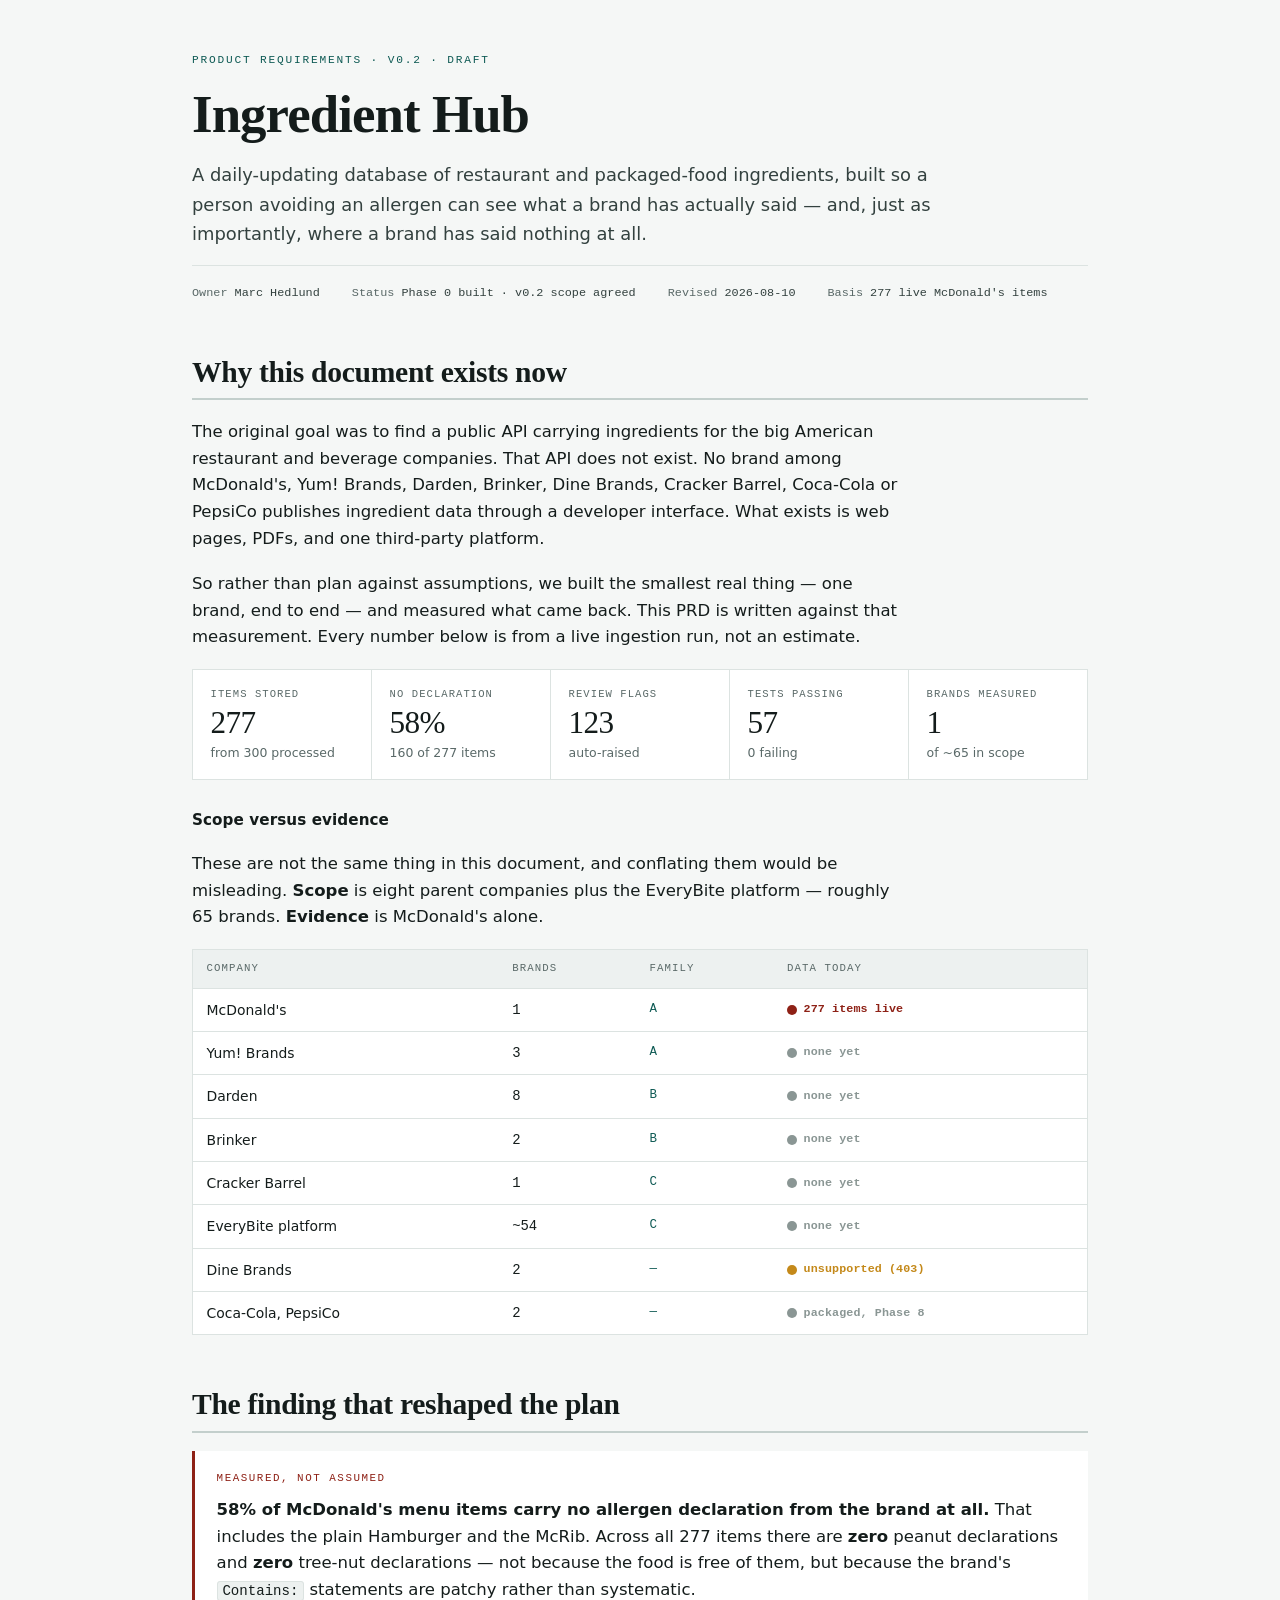
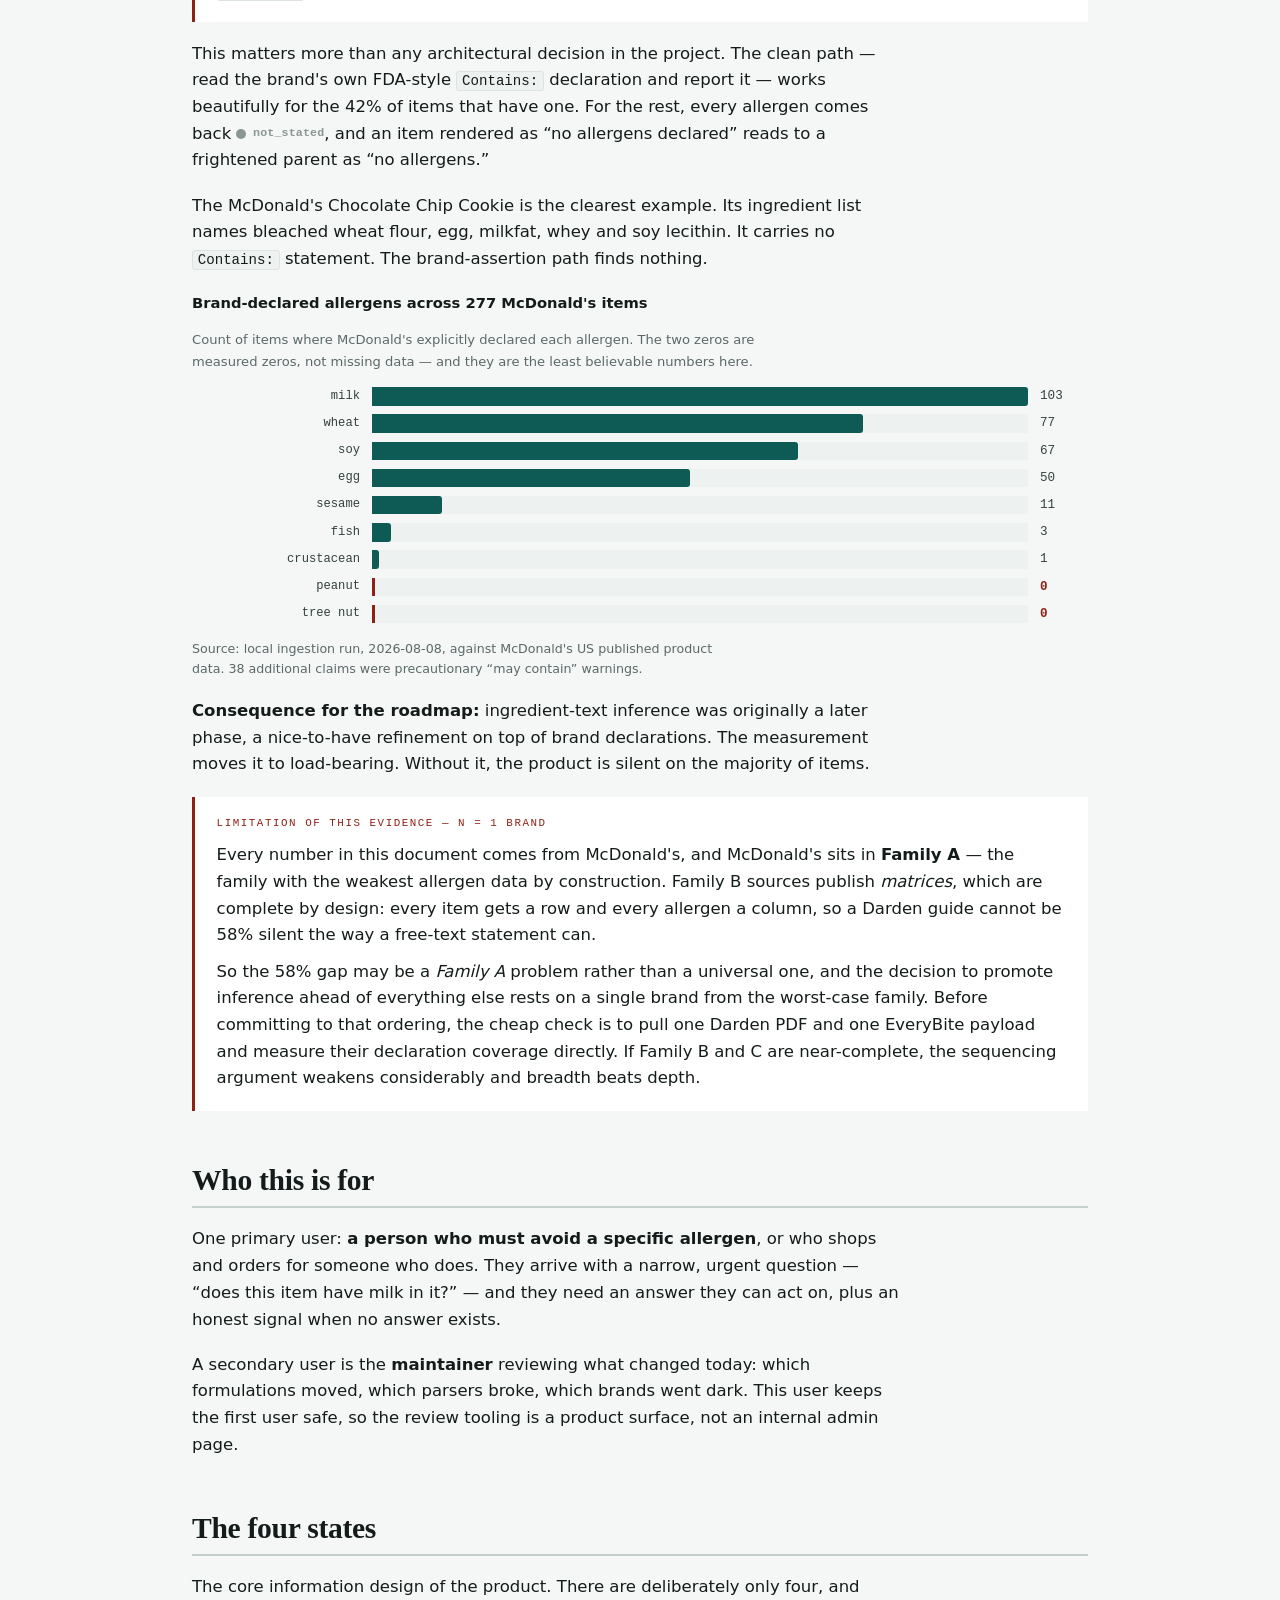
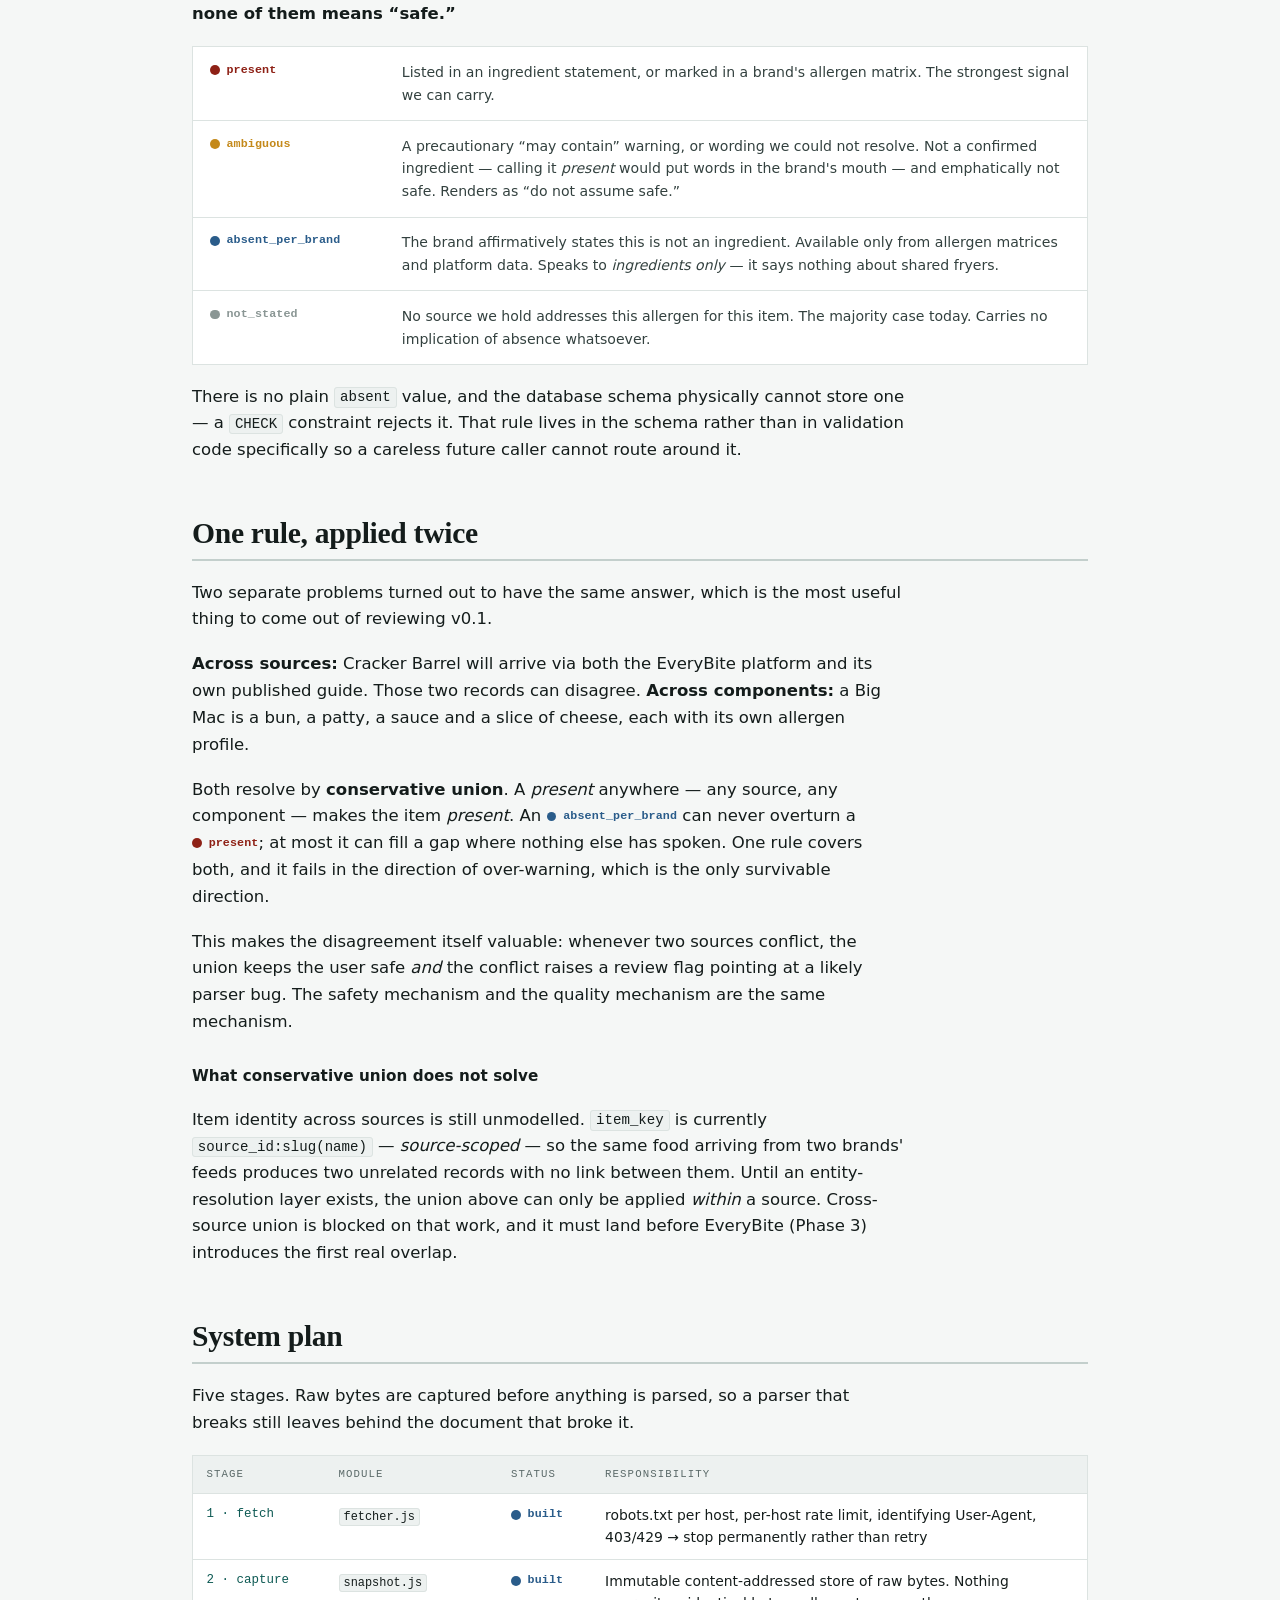
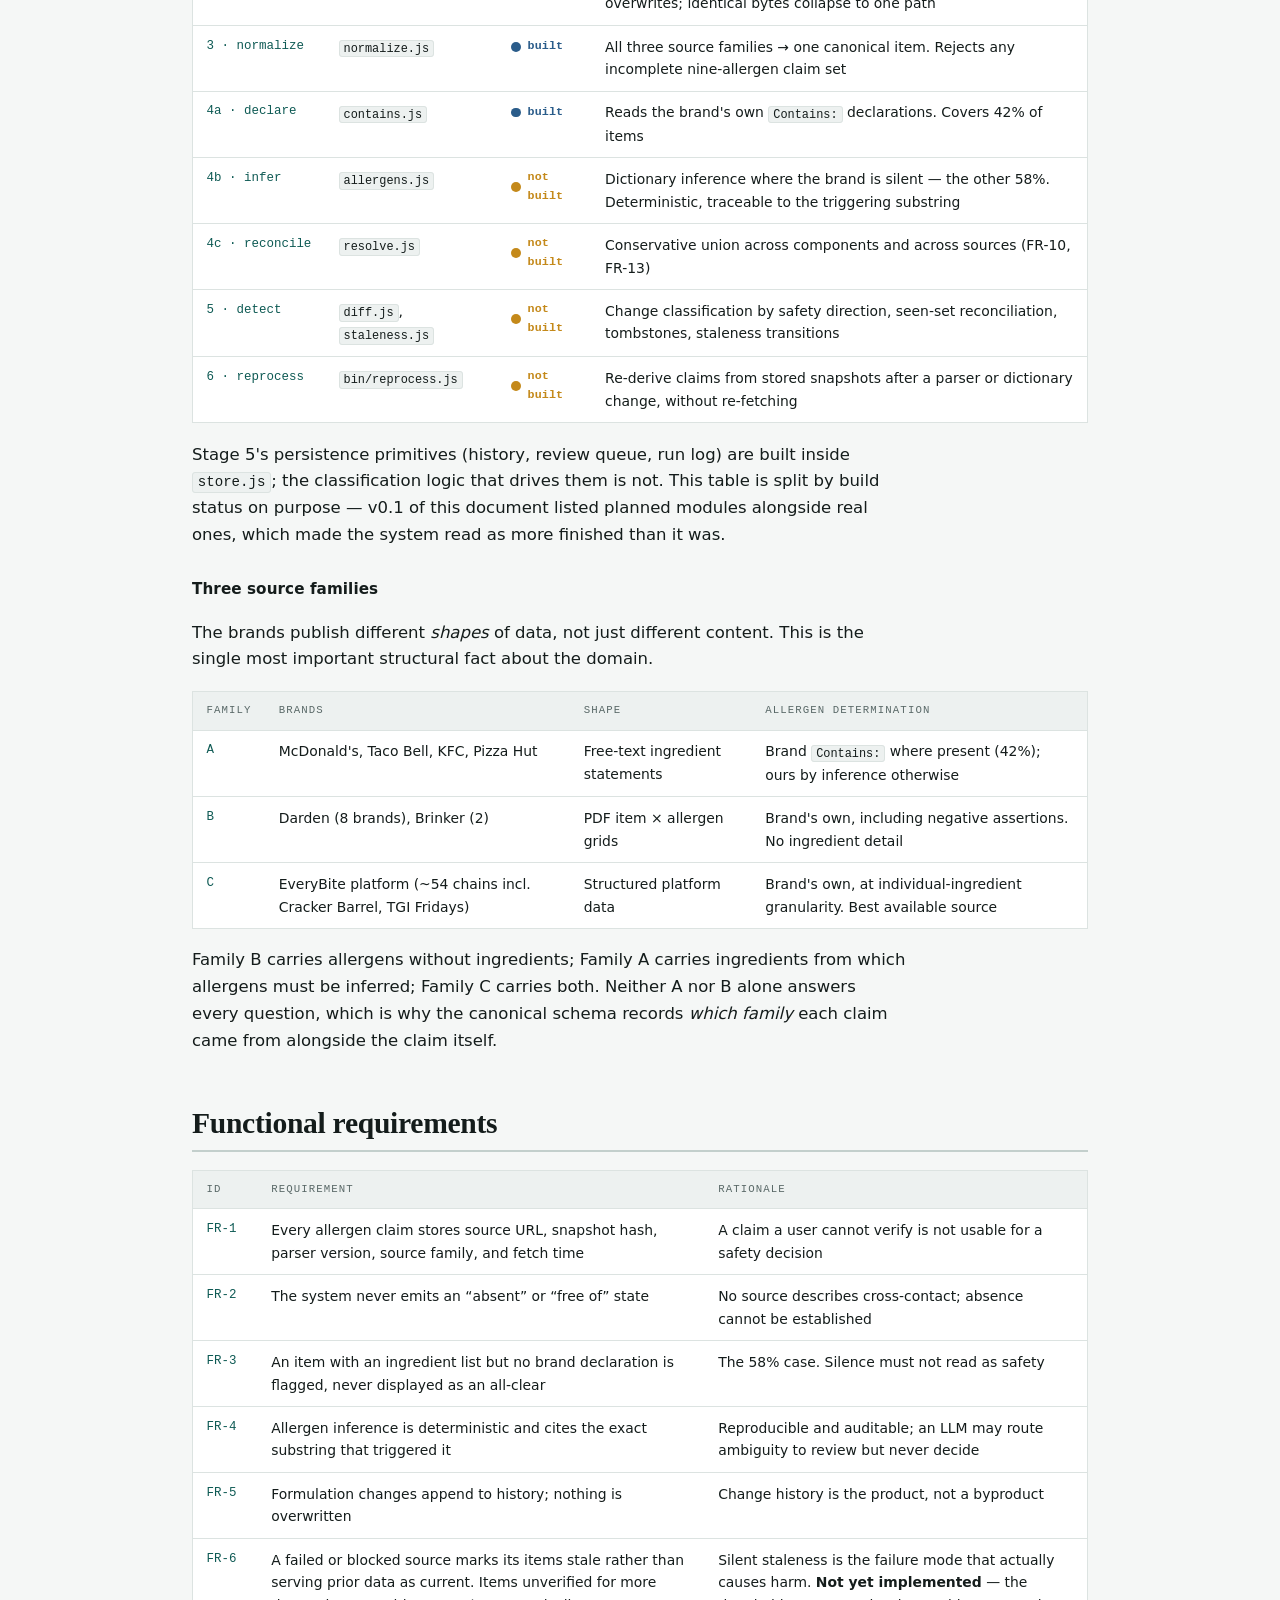
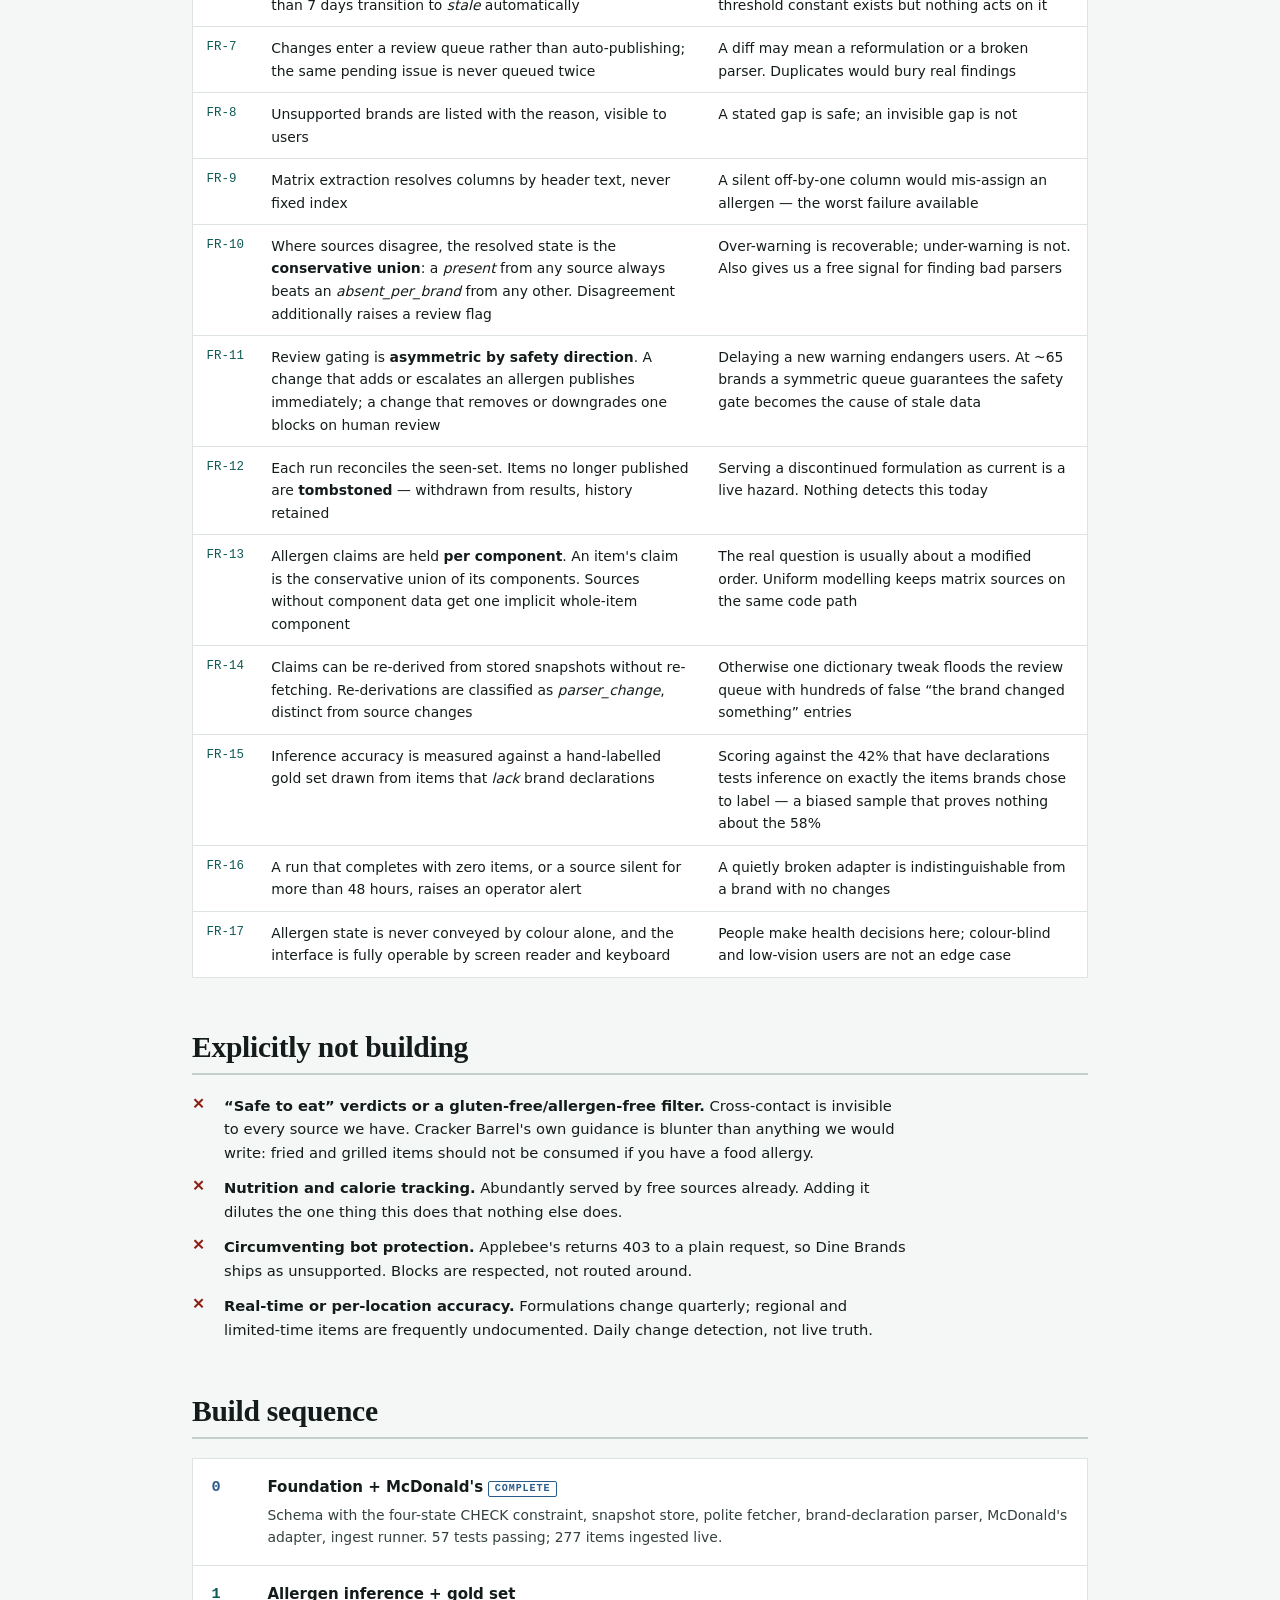
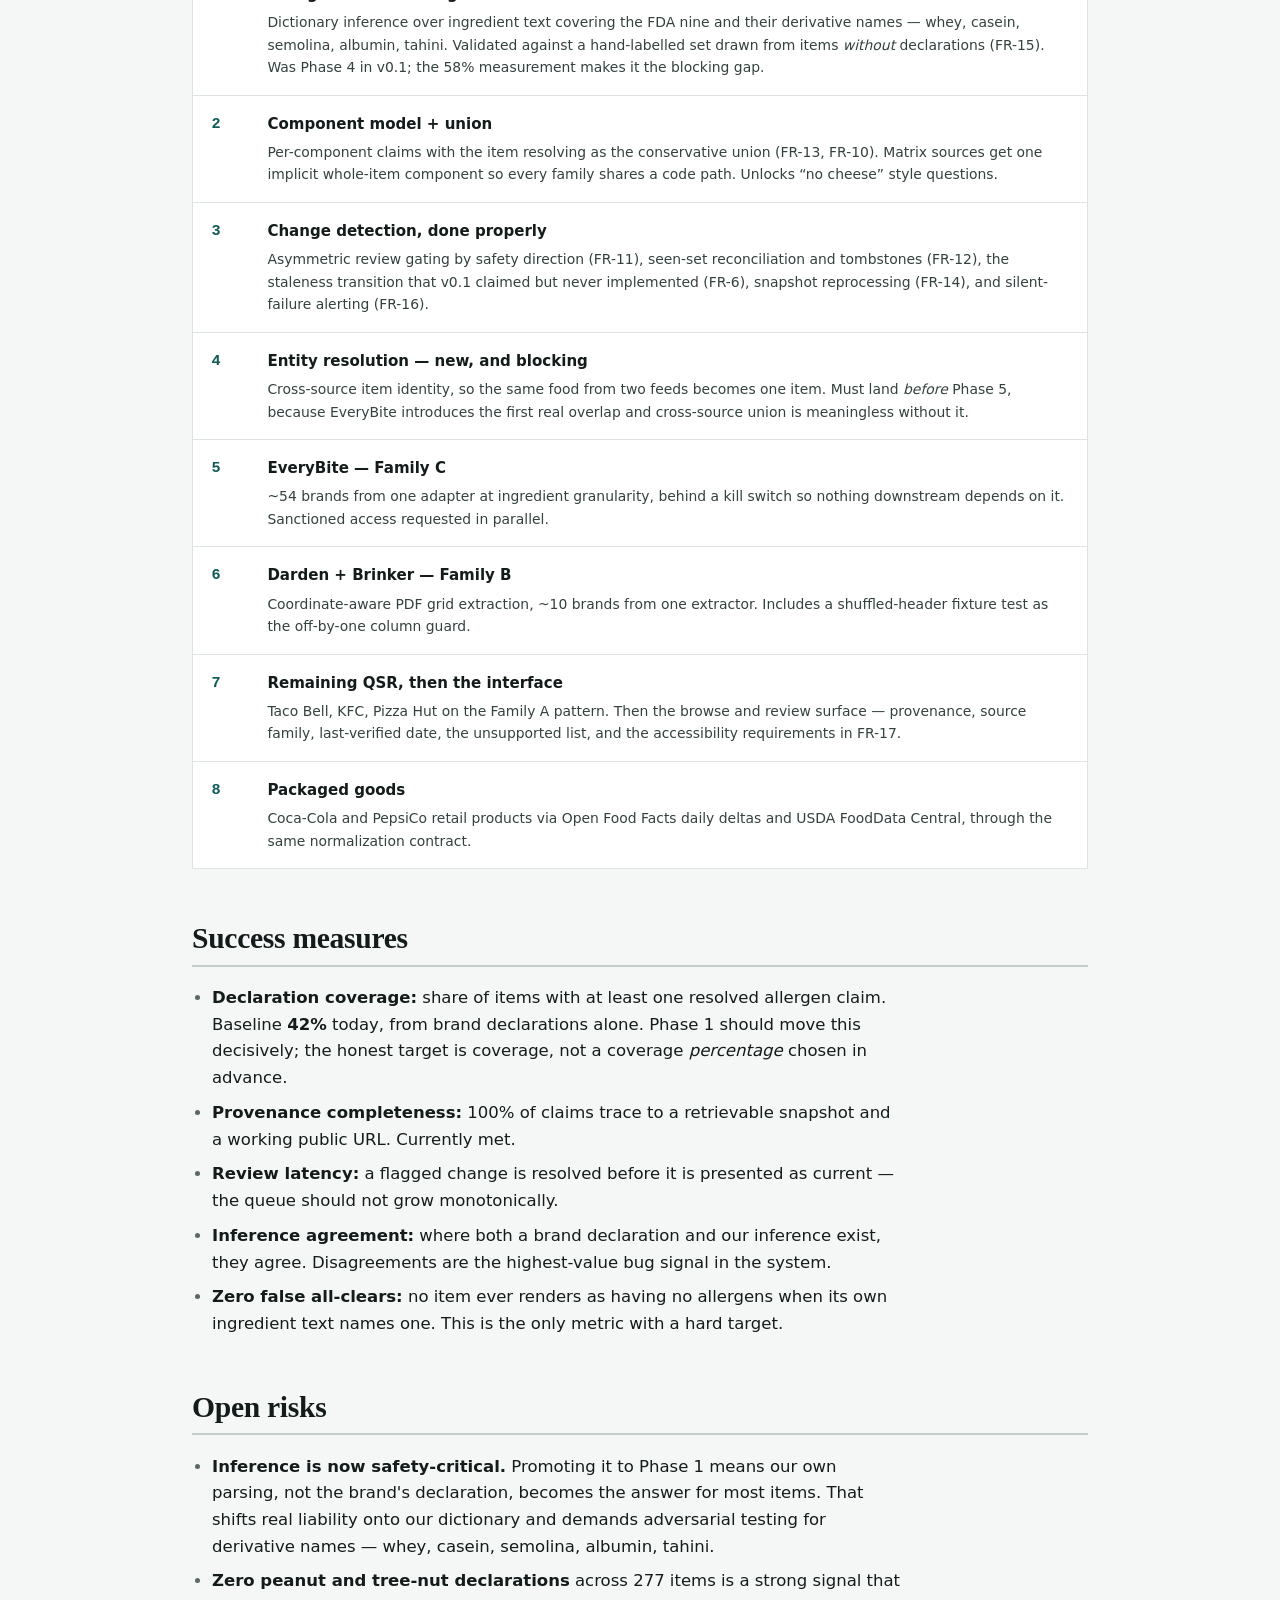
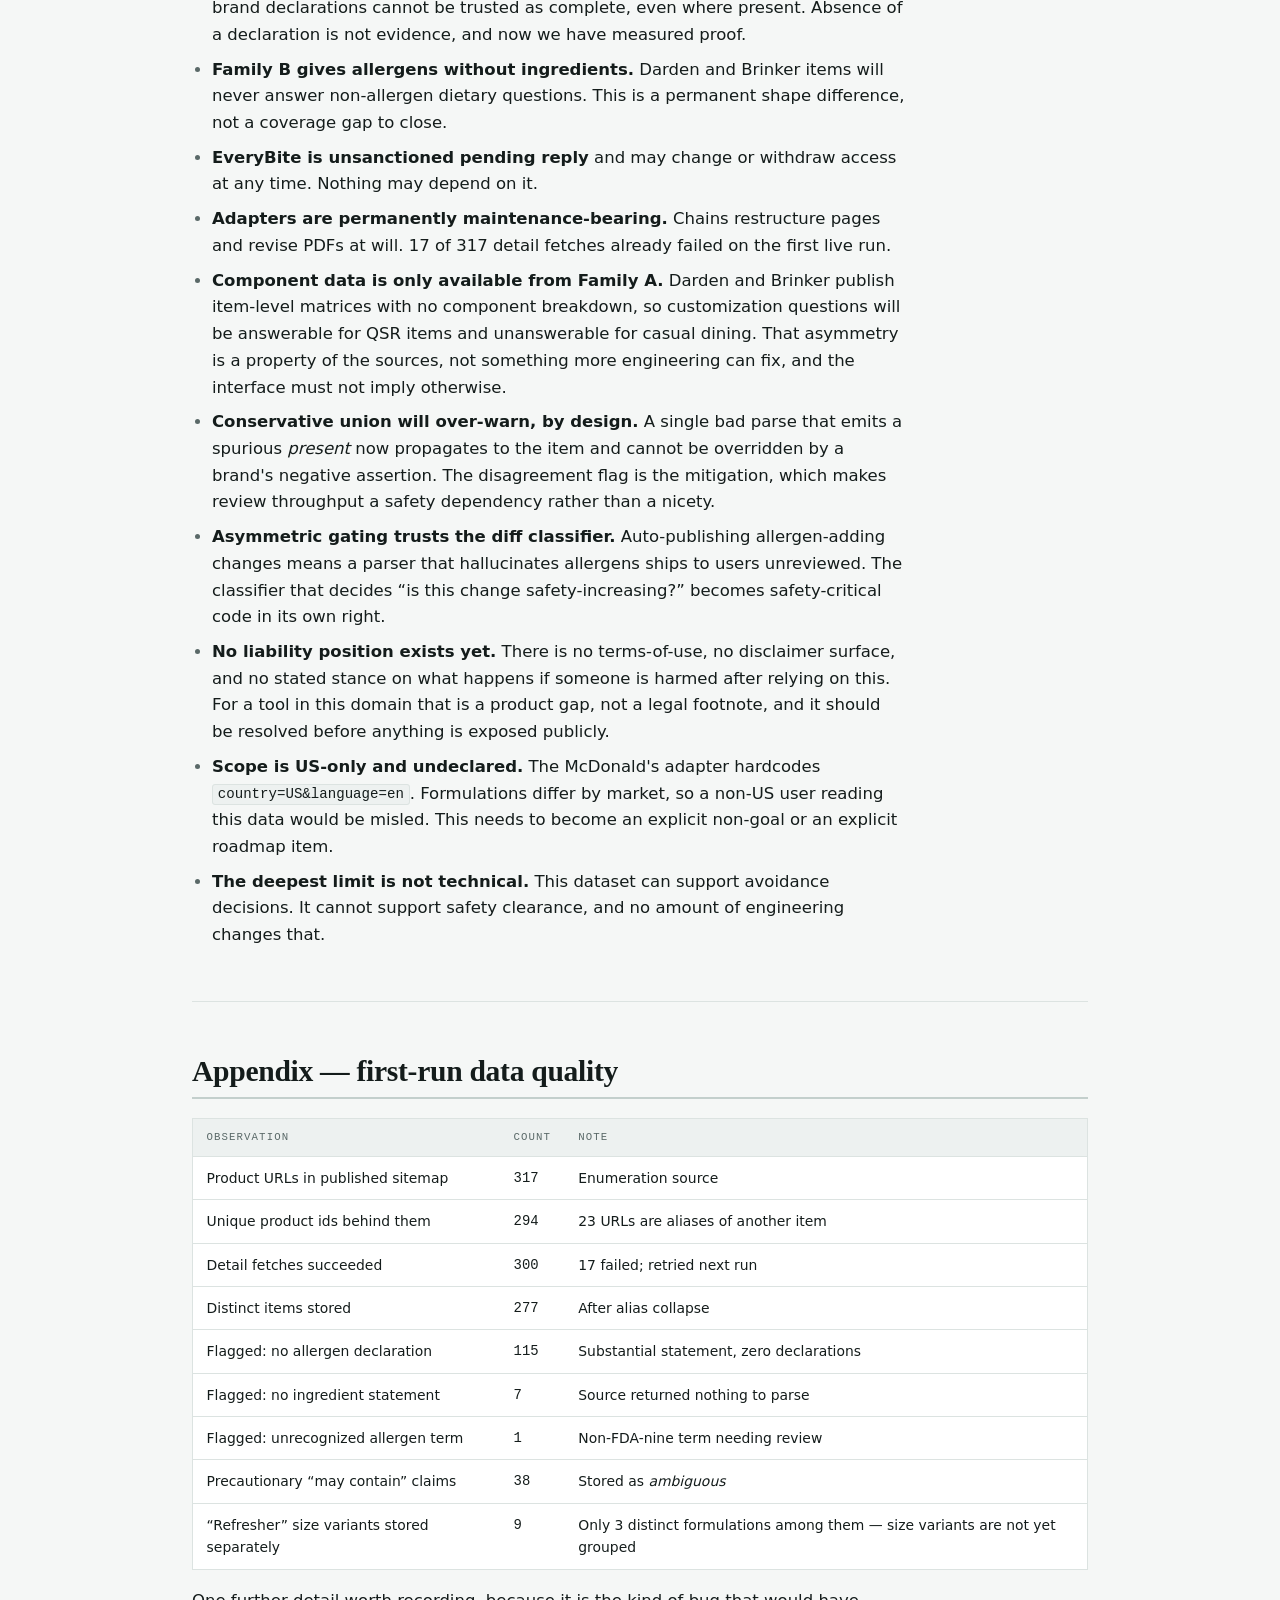
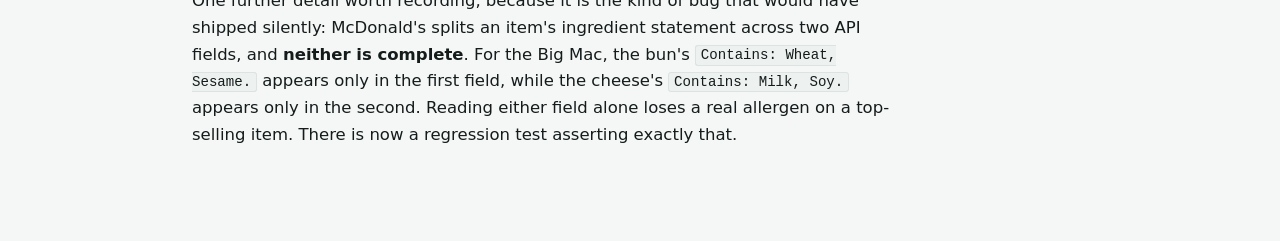
<file: prd/index.html>
<!doctype html>
<html lang="en">
<head>
<meta charset="utf-8">
<meta name="viewport" content="width=device-width, initial-scale=1">
<title>Ingredient Hub — PRD</title>
<meta name="description" content="Product requirements and system plan for Ingredient Hub, an allergen-provenance database.">
<meta name="robots" content="noindex, nofollow, noarchive">
<meta name="googlebot" content="noindex, nofollow">
<meta name="color-scheme" content="light dark">
<style>
  html { -webkit-text-size-adjust: 100%; }
  body { margin: 0; }
  img, svg { max-width: 100%; display: block; }
  table { border-collapse: collapse; }
</style>
<style>
  /* ---- Tokens: light is the base set, complete on bare :root ---- */
  :root {
    --ground:      #F5F7F6;
    --surface:     #FFFFFF;
    --surface-sunk:#EDF1F0;
    --ink:         #141C1B;
    --ink-2:       #33413F;
    --muted:       #5A6968;
    --line:        #DCE3E1;
    --line-strong: #C3CFCC;
    --accent:      #0E5A54;
    --accent-soft: #E2EDEB;

    --st-present:  #8E2116;
    --st-ambig:    #C4891A;
    --st-brand:    #2A5C8A;
    --st-silent:   #8A9694;

    --display: "Iowan Old Style", "Palatino Linotype", Palatino, "Book Antiqua", Georgia, serif;
    --body: -apple-system, BlinkMacSystemFont, "Segoe UI", system-ui, Roboto, sans-serif;
    --mono: ui-monospace, "SF Mono", SFMono-Regular, Menlo, "Cascadia Mono", Consolas, monospace;

    --measure: 68ch;
    --wide: 62rem;
  }
  @media (prefers-color-scheme: dark) {
    :root:not([data-theme="light"]) {
      --ground:      #0C1211;
      --surface:     #131B1A;
      --surface-sunk:#0F1716;
      --ink:         #E6ECEB;
      --ink-2:       #C2CFCD;
      --muted:       #94A5A2;
      --line:        #253230;
      --line-strong: #35443F;
      --accent:      #48B8AC;
      --accent-soft: #16302D;

      --st-present:  #E2705A;
      --st-ambig:    #D9A544;
      --st-brand:    #5FA0DC;
      --st-silent:   #8B9997;
    }
  }
  :root[data-theme="dark"] {
    --ground:      #0C1211;
    --surface:     #131B1A;
    --surface-sunk:#0F1716;
    --ink:         #E6ECEB;
    --ink-2:       #C2CFCD;
    --muted:       #94A5A2;
    --line:        #253230;
    --line-strong: #35443F;
    --accent:      #48B8AC;
    --accent-soft: #16302D;

    --st-present:  #E2705A;
    --st-ambig:    #D9A544;
    --st-brand:    #5FA0DC;
    --st-silent:   #8B9997;
  }

  *, *::before, *::after { box-sizing: border-box; }

  body {
    margin: 0;
    background: var(--ground);
    color: var(--ink);
    font-family: var(--body);
    font-size: 16.5px;
    line-height: 1.62;
    -webkit-font-smoothing: antialiased;
  }

  .page {
    max-width: var(--wide);
    margin: 0 auto;
    padding: clamp(1.5rem, 4vw, 4rem) clamp(1.15rem, 4vw, 3rem) 6rem;
    display: flex;
    flex-direction: column;
    gap: 3.25rem;
  }

  /* ---- Masthead ---- */
  .masthead { display: flex; flex-direction: column; gap: 1.1rem; }
  .eyebrow {
    font-family: var(--mono);
    font-size: 0.7rem;
    letter-spacing: 0.16em;
    text-transform: uppercase;
    color: var(--accent);
    margin: 0;
  }
  h1 {
    font-family: var(--display);
    font-weight: 600;
    font-size: clamp(2.1rem, 5.6vw, 3.3rem);
    line-height: 1.06;
    letter-spacing: -0.017em;
    text-wrap: balance;
    margin: 0;
  }
  .standfirst {
    max-width: var(--measure);
    font-size: 1.12rem;
    color: var(--ink-2);
    margin: 0;
  }
  .docmeta {
    display: flex; flex-wrap: wrap; gap: 0 2rem;
    padding-top: 1.1rem;
    border-top: 1px solid var(--line);
    font-family: var(--mono);
    font-size: 0.74rem;
    color: var(--muted);
  }
  .docmeta b { color: var(--ink-2); font-weight: 500; }

  /* ---- Sections ---- */
  section { display: flex; flex-direction: column; gap: 1.15rem; }
  h2 {
    font-family: var(--display);
    font-weight: 600;
    font-size: clamp(1.4rem, 2.8vw, 1.85rem);
    letter-spacing: -0.01em;
    line-height: 1.2;
    text-wrap: balance;
    margin: 0;
    padding-bottom: 0.5rem;
    border-bottom: 2px solid var(--line-strong);
  }
  h3 {
    font-family: var(--body);
    font-weight: 650;
    font-size: 0.95rem;
    letter-spacing: 0.005em;
    margin: 0.6rem 0 0;
  }
  p { margin: 0; max-width: var(--measure); }
  section > ul, section > ol { max-width: var(--measure); }
  ul, ol { margin: 0; padding-left: 1.25rem; display: flex; flex-direction: column; gap: 0.5rem; }
  li::marker { color: var(--muted); }
  strong { font-weight: 650; }
  code {
    font-family: var(--mono);
    font-size: 0.855em;
    background: var(--surface-sunk);
    border: 1px solid var(--line);
    border-radius: 3px;
    padding: 0.08em 0.34em;
  }

  /* ---- Callout: the finding that drives the doc ---- */
  .finding {
    border-left: 3px solid var(--st-present);
    background: var(--surface);
    padding: 1.15rem 1.35rem;
    display: flex; flex-direction: column; gap: 0.6rem;
  }
  .finding .label {
    font-family: var(--mono);
    font-size: 0.68rem; letter-spacing: 0.14em; text-transform: uppercase;
    color: var(--st-present);
  }
  .finding p { max-width: none; }

  /* ---- Metrics ---- */
  .metrics {
    display: grid;
    grid-template-columns: repeat(auto-fit, minmax(9.5rem, 1fr));
    gap: 1px;
    background: var(--line);
    border: 1px solid var(--line);
  }
  .metric { background: var(--surface); padding: 1rem 1.1rem; display: flex; flex-direction: column; gap: 0.25rem; }
  .metric .n {
    font-family: var(--display);
    font-size: 1.95rem; line-height: 1;
    font-variant-numeric: tabular-nums;
    letter-spacing: -0.02em;
  }
  .metric .k {
    font-family: var(--mono);
    font-size: 0.66rem; letter-spacing: 0.1em; text-transform: uppercase;
    color: var(--muted);
  }
  .metric .sub { font-size: 0.78rem; color: var(--muted); }

  /* ---- Chart ---- */
  figure { margin: 0; display: flex; flex-direction: column; gap: 0.9rem; }
  .figtitle { font-weight: 650; font-size: 0.92rem; }
  .figsub { font-size: 0.82rem; color: var(--muted); max-width: var(--measure); }
  .bars { display: flex; flex-direction: column; gap: 0.42rem; }
  .bar-row {
    display: grid;
    grid-template-columns: 10.5rem 1fr 3rem;
    align-items: center;
    gap: 0.75rem;
  }
  .bar-label { font-family: var(--mono); font-size: 0.76rem; color: var(--ink-2); text-align: right; }
  .bar-track { background: var(--surface-sunk); height: 1.15rem; position: relative; }
  .bar-fill {
    height: 100%;
    background: var(--accent);
    border-radius: 0 3px 3px 0;
    min-width: 2px;
  }
  .bar-fill.zero { background: var(--st-present); width: 3px; border-radius: 0; }
  .bar-val {
    font-family: var(--mono); font-size: 0.79rem;
    font-variant-numeric: tabular-nums;
    color: var(--ink-2);
  }
  .bar-val.zero { color: var(--st-present); font-weight: 600; }
  figcaption { font-size: 0.79rem; color: var(--muted); max-width: var(--measure); }

  /* ---- State legend: the recurring motif ---- */
  .states { display: flex; flex-direction: column; gap: 1px; background: var(--line); border: 1px solid var(--line); }
  .state { background: var(--surface); padding: 0.85rem 1.05rem; display: grid; grid-template-columns: 11rem 1fr; gap: 1rem; align-items: start; }
  .chip {
    display: inline-flex; align-items: center; gap: 0.42rem;
    font-family: var(--mono); font-size: 0.73rem; font-weight: 600;
    letter-spacing: 0.01em;
  }
  .dot { width: 0.62rem; height: 0.62rem; border-radius: 50%; flex: none; }
  .chip.present  { color: var(--st-present); } .chip.present .dot  { background: var(--st-present); }
  .chip.ambig    { color: var(--st-ambig);   } .chip.ambig .dot    { background: var(--st-ambig); }
  .chip.brand    { color: var(--st-brand);   } .chip.brand .dot    { background: var(--st-brand); }
  .chip.silent   { color: var(--st-silent);  } .chip.silent .dot   { background: var(--st-silent); }
  .state .desc { font-size: 0.88rem; color: var(--ink-2); }

  /* ---- Tables ---- */
  .scroll { overflow-x: auto; border: 1px solid var(--line); background: var(--surface); }
  table { border-collapse: collapse; width: 100%; font-size: 0.87rem; min-width: 34rem; }
  th, td { text-align: left; padding: 0.62rem 0.85rem; border-bottom: 1px solid var(--line); vertical-align: top; }
  thead th {
    font-family: var(--mono); font-size: 0.67rem; letter-spacing: 0.1em; text-transform: uppercase;
    color: var(--muted); font-weight: 500; background: var(--surface-sunk);
    position: sticky; top: 0;
  }
  tbody tr:last-child td { border-bottom: none; }
  td.id { font-family: var(--mono); font-size: 0.78rem; color: var(--accent); white-space: nowrap; }
  td.num { font-family: var(--mono); font-variant-numeric: tabular-nums; }

  /* ---- Phases: a real sequence, so numbered ---- */
  .phases { display: flex; flex-direction: column; gap: 1px; background: var(--line); border: 1px solid var(--line); }
  .phase { background: var(--surface); padding: 1rem 1.15rem; display: grid; grid-template-columns: 2.5rem 1fr; gap: 1rem; }
  .phase .pn {
    font-family: var(--mono); font-size: 0.95rem; font-weight: 600;
    color: var(--accent); font-variant-numeric: tabular-nums;
  }
  .phase .pbody { display: flex; flex-direction: column; gap: 0.3rem; }
  .phase .pt { font-weight: 650; font-size: 0.94rem; }
  .phase .pd { font-size: 0.87rem; color: var(--ink-2); }
  .phase.done .pn { color: var(--st-brand); }
  .tag {
    font-family: var(--mono); font-size: 0.63rem; letter-spacing: 0.09em; text-transform: uppercase;
    border: 1px solid currentColor; padding: 0.08rem 0.34rem; border-radius: 2px;
    color: var(--st-brand);
  }

  /* ---- Non-goals ---- */
  .nogoals { display: flex; flex-direction: column; gap: 0.7rem; max-width: var(--measure); }
  .nogoal { display: grid; grid-template-columns: 1.4rem 1fr; gap: 0.6rem; font-size: 0.92rem; }
  .nogoal .x { color: var(--st-present); font-family: var(--mono); font-weight: 600; }

  hr { border: none; border-top: 1px solid var(--line); margin: 0; }

  a { color: var(--accent); text-underline-offset: 2px; }
  a:focus-visible, [tabindex]:focus-visible { outline: 2px solid var(--accent); outline-offset: 2px; }

  @media (prefers-reduced-motion: reduce) {
    * { animation: none !important; transition: none !important; }
  }
  @media (max-width: 34rem) {
    .bar-row { grid-template-columns: 7.5rem 1fr 2.4rem; }
    .state { grid-template-columns: 1fr; gap: 0.35rem; }
  }
</style>
</head>
<body>
<div class="page">

  <header class="masthead">
    <p class="eyebrow">Product requirements · v0.2 · draft</p>
    <h1>Ingredient Hub</h1>
    <p class="standfirst">
      A daily-updating database of restaurant and packaged-food ingredients, built so a
      person avoiding an allergen can see what a brand has actually said — and, just as
      importantly, where a brand has said nothing at all.
    </p>
    <div class="docmeta">
      <span>Owner <b>Marc Hedlund</b></span>
      <span>Status <b>Phase 0 built · v0.2 scope agreed</b></span>
      <span>Revised <b>2026-08-10</b></span>
      <span>Basis <b>277 live McDonald's items</b></span>
    </div>
  </header>

  <section>
    <h2>Why this document exists now</h2>
    <p>
      The original goal was to find a public API carrying ingredients for the big American
      restaurant and beverage companies. That API does not exist. No brand among McDonald's,
      Yum! Brands, Darden, Brinker, Dine Brands, Cracker Barrel, Coca-Cola or PepsiCo
      publishes ingredient data through a developer interface. What exists is web pages,
      PDFs, and one third-party platform.
    </p>
    <p>
      So rather than plan against assumptions, we built the smallest real thing — one
      brand, end to end — and measured what came back. This PRD is written against that
      measurement. Every number below is from a live ingestion run, not an estimate.
    </p>

    <div class="metrics">
      <div class="metric"><span class="k">Items stored</span><span class="n">277</span><span class="sub">from 300 processed</span></div>
      <div class="metric"><span class="k">No declaration</span><span class="n">58%</span><span class="sub">160 of 277 items</span></div>
      <div class="metric"><span class="k">Review flags</span><span class="n">123</span><span class="sub">auto-raised</span></div>
      <div class="metric"><span class="k">Tests passing</span><span class="n">57</span><span class="sub">0 failing</span></div>
      <div class="metric"><span class="k">Brands measured</span><span class="n">1</span><span class="sub">of ~65 in scope</span></div>
    </div>

    <h3>Scope versus evidence</h3>
    <p>
      These are not the same thing in this document, and conflating them would be misleading.
      <strong>Scope</strong> is eight parent companies plus the EveryBite platform — roughly
      65 brands. <strong>Evidence</strong> is McDonald's alone.
    </p>
    <div class="scroll">
      <table>
        <thead><tr><th>Company</th><th>Brands</th><th>Family</th><th>Data today</th></tr></thead>
        <tbody>
          <tr><td>McDonald's</td><td class="num">1</td><td class="id">A</td><td><span class="chip present"><span class="dot"></span>277 items live</span></td></tr>
          <tr><td>Yum! Brands</td><td class="num">3</td><td class="id">A</td><td><span class="chip silent"><span class="dot"></span>none yet</span></td></tr>
          <tr><td>Darden</td><td class="num">8</td><td class="id">B</td><td><span class="chip silent"><span class="dot"></span>none yet</span></td></tr>
          <tr><td>Brinker</td><td class="num">2</td><td class="id">B</td><td><span class="chip silent"><span class="dot"></span>none yet</span></td></tr>
          <tr><td>Cracker Barrel</td><td class="num">1</td><td class="id">C</td><td><span class="chip silent"><span class="dot"></span>none yet</span></td></tr>
          <tr><td>EveryBite platform</td><td class="num">~54</td><td class="id">C</td><td><span class="chip silent"><span class="dot"></span>none yet</span></td></tr>
          <tr><td>Dine Brands</td><td class="num">2</td><td class="id">—</td><td><span class="chip ambig"><span class="dot"></span>unsupported (403)</span></td></tr>
          <tr><td>Coca-Cola, PepsiCo</td><td class="num">2</td><td class="id">—</td><td><span class="chip silent"><span class="dot"></span>packaged, Phase 8</span></td></tr>
        </tbody>
      </table>
    </div>
  </section>

  <section>
    <h2>The finding that reshaped the plan</h2>

    <div class="finding">
      <span class="label">Measured, not assumed</span>
      <p>
        <strong>58% of McDonald's menu items carry no allergen declaration from the brand
        at all.</strong> That includes the plain Hamburger and the McRib. Across all 277
        items there are <strong>zero</strong> peanut declarations and <strong>zero</strong>
        tree-nut declarations — not because the food is free of them, but because the
        brand's <code>Contains:</code> statements are patchy rather than systematic.
      </p>
    </div>

    <p>
      This matters more than any architectural decision in the project. The clean path —
      read the brand's own FDA-style <code>Contains:</code> declaration and report it —
      works beautifully for the 42% of items that have one. For the rest, every allergen
      comes back <span class="chip silent"><span class="dot"></span>not_stated</span>, and
      an item rendered as “no allergens declared” reads to a frightened parent as “no
      allergens.”
    </p>
    <p>
      The McDonald's Chocolate Chip Cookie is the clearest example. Its ingredient list
      names bleached wheat flour, egg, milkfat, whey and soy lecithin. It carries no
      <code>Contains:</code> statement. The brand-assertion path finds nothing.
    </p>

    <figure>
      <span class="figtitle">Brand-declared allergens across 277 McDonald's items</span>
      <span class="figsub">
        Count of items where McDonald's explicitly declared each allergen. The two zeros are
        measured zeros, not missing data — and they are the least believable numbers here.
      </span>
      <div class="bars">
        <div class="bar-row"><span class="bar-label">milk</span><div class="bar-track"><div class="bar-fill" style="width:100%"></div></div><span class="bar-val">103</span></div>
        <div class="bar-row"><span class="bar-label">wheat</span><div class="bar-track"><div class="bar-fill" style="width:74.8%"></div></div><span class="bar-val">77</span></div>
        <div class="bar-row"><span class="bar-label">soy</span><div class="bar-track"><div class="bar-fill" style="width:65.0%"></div></div><span class="bar-val">67</span></div>
        <div class="bar-row"><span class="bar-label">egg</span><div class="bar-track"><div class="bar-fill" style="width:48.5%"></div></div><span class="bar-val">50</span></div>
        <div class="bar-row"><span class="bar-label">sesame</span><div class="bar-track"><div class="bar-fill" style="width:10.7%"></div></div><span class="bar-val">11</span></div>
        <div class="bar-row"><span class="bar-label">fish</span><div class="bar-track"><div class="bar-fill" style="width:2.9%"></div></div><span class="bar-val">3</span></div>
        <div class="bar-row"><span class="bar-label">crustacean</span><div class="bar-track"><div class="bar-fill" style="width:1%"></div></div><span class="bar-val">1</span></div>
        <div class="bar-row"><span class="bar-label">peanut</span><div class="bar-track"><div class="bar-fill zero"></div></div><span class="bar-val zero">0</span></div>
        <div class="bar-row"><span class="bar-label">tree nut</span><div class="bar-track"><div class="bar-fill zero"></div></div><span class="bar-val zero">0</span></div>
      </div>
      <figcaption>
        Source: local ingestion run, 2026-08-08, against McDonald's US published product
        data. 38 additional claims were precautionary “may contain” warnings.
      </figcaption>
    </figure>

    <p>
      <strong>Consequence for the roadmap:</strong> ingredient-text inference was originally
      a later phase, a nice-to-have refinement on top of brand declarations. The measurement
      moves it to load-bearing. Without it, the product is silent on the majority of items.
    </p>

    <div class="finding">
      <span class="label">Limitation of this evidence — n = 1 brand</span>
      <p>
        Every number in this document comes from McDonald's, and McDonald's sits in
        <strong>Family A</strong> — the family with the weakest allergen data by construction.
        Family B sources publish <em>matrices</em>, which are complete by design: every item
        gets a row and every allergen a column, so a Darden guide cannot be 58% silent the way
        a free-text statement can.
      </p>
      <p>
        So the 58% gap may be a <em>Family A</em> problem rather than a universal one, and the
        decision to promote inference ahead of everything else rests on a single brand from
        the worst-case family. Before committing to that ordering, the cheap check is to pull
        one Darden PDF and one EveryBite payload and measure their declaration coverage
        directly. If Family B and C are near-complete, the sequencing argument weakens
        considerably and breadth beats depth.
      </p>
    </div>
  </section>

  <section>
    <h2>Who this is for</h2>
    <p>
      One primary user: <strong>a person who must avoid a specific allergen</strong>, or who
      shops and orders for someone who does. They arrive with a narrow, urgent question —
      “does this item have milk in it?” — and they need an answer they can act on, plus an
      honest signal when no answer exists.
    </p>
    <p>
      A secondary user is the <strong>maintainer</strong> reviewing what changed today: which
      formulations moved, which parsers broke, which brands went dark. This user keeps the
      first user safe, so the review tooling is a product surface, not an internal admin page.
    </p>
  </section>

  <section>
    <h2>The four states</h2>
    <p>
      The core information design of the product. There are deliberately only four, and
      <strong>none of them means “safe.”</strong>
    </p>
    <div class="states">
      <div class="state">
        <span class="chip present"><span class="dot"></span>present</span>
        <span class="desc">Listed in an ingredient statement, or marked in a brand's allergen matrix. The strongest signal we can carry.</span>
      </div>
      <div class="state">
        <span class="chip ambig"><span class="dot"></span>ambiguous</span>
        <span class="desc">A precautionary “may contain” warning, or wording we could not resolve. Not a confirmed ingredient — calling it <em>present</em> would put words in the brand's mouth — and emphatically not safe. Renders as “do not assume safe.”</span>
      </div>
      <div class="state">
        <span class="chip brand"><span class="dot"></span>absent_per_brand</span>
        <span class="desc">The brand affirmatively states this is not an ingredient. Available only from allergen matrices and platform data. Speaks to <em>ingredients only</em> — it says nothing about shared fryers.</span>
      </div>
      <div class="state">
        <span class="chip silent"><span class="dot"></span>not_stated</span>
        <span class="desc">No source we hold addresses this allergen for this item. The majority case today. Carries no implication of absence whatsoever.</span>
      </div>
    </div>
    <p>
      There is no plain <code>absent</code> value, and the database schema physically cannot
      store one — a <code>CHECK</code> constraint rejects it. That rule lives in the schema
      rather than in validation code specifically so a careless future caller cannot route
      around it.
    </p>
  </section>

  <section>
    <h2>One rule, applied twice</h2>
    <p>
      Two separate problems turned out to have the same answer, which is the most useful
      thing to come out of reviewing v0.1.
    </p>
    <p>
      <strong>Across sources:</strong> Cracker Barrel will arrive via both the EveryBite
      platform and its own published guide. Those two records can disagree.
      <strong>Across components:</strong> a Big Mac is a bun, a patty, a sauce and a slice of
      cheese, each with its own allergen profile.
    </p>
    <p>
      Both resolve by <strong>conservative union</strong>. A <em>present</em> anywhere — any
      source, any component — makes the item <em>present</em>. An
      <span class="chip brand"><span class="dot"></span>absent_per_brand</span> can never
      overturn a <span class="chip present"><span class="dot"></span>present</span>; at most
      it can fill a gap where nothing else has spoken. One rule covers both, and it fails in
      the direction of over-warning, which is the only survivable direction.
    </p>
    <p>
      This makes the disagreement itself valuable: whenever two sources conflict, the union
      keeps the user safe <em>and</em> the conflict raises a review flag pointing at a likely
      parser bug. The safety mechanism and the quality mechanism are the same mechanism.
    </p>

    <h3>What conservative union does not solve</h3>
    <p>
      Item identity across sources is still unmodelled. <code>item_key</code> is currently
      <code>source_id:slug(name)</code> — <em>source-scoped</em> — so the same food arriving
      from two brands' feeds produces two unrelated records with no link between them. Until
      an entity-resolution layer exists, the union above can only be applied <em>within</em> a
      source. Cross-source union is blocked on that work, and it must land before EveryBite
      (Phase 3) introduces the first real overlap.
    </p>
  </section>

  <section>
    <h2>System plan</h2>
    <p>
      Five stages. Raw bytes are captured before anything is parsed, so a parser that breaks
      still leaves behind the document that broke it.
    </p>
    <div class="scroll">
      <table>
        <thead>
          <tr><th>Stage</th><th>Module</th><th>Status</th><th>Responsibility</th></tr>
        </thead>
        <tbody>
          <tr><td class="id">1 · fetch</td><td><code>fetcher.js</code></td><td><span class="chip brand"><span class="dot"></span>built</span></td><td>robots.txt per host, per-host rate limit, identifying User-Agent, 403/429 → stop permanently rather than retry</td></tr>
          <tr><td class="id">2 · capture</td><td><code>snapshot.js</code></td><td><span class="chip brand"><span class="dot"></span>built</span></td><td>Immutable content-addressed store of raw bytes. Nothing overwrites; identical bytes collapse to one path</td></tr>
          <tr><td class="id">3 · normalize</td><td><code>normalize.js</code></td><td><span class="chip brand"><span class="dot"></span>built</span></td><td>All three source families → one canonical item. Rejects any incomplete nine-allergen claim set</td></tr>
          <tr><td class="id">4a · declare</td><td><code>contains.js</code></td><td><span class="chip brand"><span class="dot"></span>built</span></td><td>Reads the brand's own <code>Contains:</code> declarations. Covers 42% of items</td></tr>
          <tr><td class="id">4b · infer</td><td><code>allergens.js</code></td><td><span class="chip ambig"><span class="dot"></span>not built</span></td><td>Dictionary inference where the brand is silent — the other 58%. Deterministic, traceable to the triggering substring</td></tr>
          <tr><td class="id">4c · reconcile</td><td><code>resolve.js</code></td><td><span class="chip ambig"><span class="dot"></span>not built</span></td><td>Conservative union across components and across sources (FR-10, FR-13)</td></tr>
          <tr><td class="id">5 · detect</td><td><code>diff.js</code>, <code>staleness.js</code></td><td><span class="chip ambig"><span class="dot"></span>not built</span></td><td>Change classification by safety direction, seen-set reconciliation, tombstones, staleness transitions</td></tr>
          <tr><td class="id">6 · reprocess</td><td><code>bin/reprocess.js</code></td><td><span class="chip ambig"><span class="dot"></span>not built</span></td><td>Re-derive claims from stored snapshots after a parser or dictionary change, without re-fetching</td></tr>
        </tbody>
      </table>
    </div>
    <p>
      Stage 5's persistence primitives (history, review queue, run log) are built inside
      <code>store.js</code>; the classification logic that drives them is not. This table is
      split by build status on purpose — v0.1 of this document listed planned modules
      alongside real ones, which made the system read as more finished than it was.
    </p>

    <h3>Three source families</h3>
    <p>
      The brands publish different <em>shapes</em> of data, not just different content. This
      is the single most important structural fact about the domain.
    </p>
    <div class="scroll">
      <table>
        <thead>
          <tr><th>Family</th><th>Brands</th><th>Shape</th><th>Allergen determination</th></tr>
        </thead>
        <tbody>
          <tr>
            <td class="id">A</td>
            <td>McDonald's, Taco Bell, KFC, Pizza Hut</td>
            <td>Free-text ingredient statements</td>
            <td>Brand <code>Contains:</code> where present (42%); ours by inference otherwise</td>
          </tr>
          <tr>
            <td class="id">B</td>
            <td>Darden (8 brands), Brinker (2)</td>
            <td>PDF item × allergen grids</td>
            <td>Brand's own, including negative assertions. No ingredient detail</td>
          </tr>
          <tr>
            <td class="id">C</td>
            <td>EveryBite platform (~54 chains incl. Cracker Barrel, TGI Fridays)</td>
            <td>Structured platform data</td>
            <td>Brand's own, at individual-ingredient granularity. Best available source</td>
          </tr>
        </tbody>
      </table>
    </div>
    <p>
      Family B carries allergens without ingredients; Family A carries ingredients from which
      allergens must be inferred; Family C carries both. Neither A nor B alone answers every
      question, which is why the canonical schema records <em>which family</em> each claim
      came from alongside the claim itself.
    </p>
  </section>

  <section>
    <h2>Functional requirements</h2>
    <div class="scroll">
      <table>
        <thead><tr><th>ID</th><th>Requirement</th><th>Rationale</th></tr></thead>
        <tbody>
          <tr><td class="id">FR-1</td><td>Every allergen claim stores source URL, snapshot hash, parser version, source family, and fetch time</td><td>A claim a user cannot verify is not usable for a safety decision</td></tr>
          <tr><td class="id">FR-2</td><td>The system never emits an “absent” or “free of” state</td><td>No source describes cross-contact; absence cannot be established</td></tr>
          <tr><td class="id">FR-3</td><td>An item with an ingredient list but no brand declaration is flagged, never displayed as an all-clear</td><td>The 58% case. Silence must not read as safety</td></tr>
          <tr><td class="id">FR-4</td><td>Allergen inference is deterministic and cites the exact substring that triggered it</td><td>Reproducible and auditable; an LLM may route ambiguity to review but never decide</td></tr>
          <tr><td class="id">FR-5</td><td>Formulation changes append to history; nothing is overwritten</td><td>Change history is the product, not a byproduct</td></tr>
          <tr><td class="id">FR-6</td><td>A failed or blocked source marks its items stale rather than serving prior data as current. Items unverified for more than 7 days transition to <em>stale</em> automatically</td><td>Silent staleness is the failure mode that actually causes harm. <strong>Not yet implemented</strong> — the threshold constant exists but nothing acts on it</td></tr>
          <tr><td class="id">FR-7</td><td>Changes enter a review queue rather than auto-publishing; the same pending issue is never queued twice</td><td>A diff may mean a reformulation or a broken parser. Duplicates would bury real findings</td></tr>
          <tr><td class="id">FR-8</td><td>Unsupported brands are listed with the reason, visible to users</td><td>A stated gap is safe; an invisible gap is not</td></tr>
          <tr><td class="id">FR-9</td><td>Matrix extraction resolves columns by header text, never fixed index</td><td>A silent off-by-one column would mis-assign an allergen — the worst failure available</td></tr>
          <tr><td class="id">FR-10</td><td>Where sources disagree, the resolved state is the <strong>conservative union</strong>: a <em>present</em> from any source always beats an <em>absent_per_brand</em> from any other. Disagreement additionally raises a review flag</td><td>Over-warning is recoverable; under-warning is not. Also gives us a free signal for finding bad parsers</td></tr>
          <tr><td class="id">FR-11</td><td>Review gating is <strong>asymmetric by safety direction</strong>. A change that adds or escalates an allergen publishes immediately; a change that removes or downgrades one blocks on human review</td><td>Delaying a new warning endangers users. At ~65 brands a symmetric queue guarantees the safety gate becomes the cause of stale data</td></tr>
          <tr><td class="id">FR-12</td><td>Each run reconciles the seen-set. Items no longer published are <strong>tombstoned</strong> — withdrawn from results, history retained</td><td>Serving a discontinued formulation as current is a live hazard. Nothing detects this today</td></tr>
          <tr><td class="id">FR-13</td><td>Allergen claims are held <strong>per component</strong>. An item's claim is the conservative union of its components. Sources without component data get one implicit whole-item component</td><td>The real question is usually about a modified order. Uniform modelling keeps matrix sources on the same code path</td></tr>
          <tr><td class="id">FR-14</td><td>Claims can be re-derived from stored snapshots without re-fetching. Re-derivations are classified as <em>parser_change</em>, distinct from source changes</td><td>Otherwise one dictionary tweak floods the review queue with hundreds of false “the brand changed something” entries</td></tr>
          <tr><td class="id">FR-15</td><td>Inference accuracy is measured against a hand-labelled gold set drawn from items that <em>lack</em> brand declarations</td><td>Scoring against the 42% that have declarations tests inference on exactly the items brands chose to label — a biased sample that proves nothing about the 58%</td></tr>
          <tr><td class="id">FR-16</td><td>A run that completes with zero items, or a source silent for more than 48 hours, raises an operator alert</td><td>A quietly broken adapter is indistinguishable from a brand with no changes</td></tr>
          <tr><td class="id">FR-17</td><td>Allergen state is never conveyed by colour alone, and the interface is fully operable by screen reader and keyboard</td><td>People make health decisions here; colour-blind and low-vision users are not an edge case</td></tr>
        </tbody>
      </table>
    </div>
  </section>

  <section>
    <h2>Explicitly not building</h2>
    <div class="nogoals">
      <div class="nogoal"><span class="x">✕</span><span><strong>“Safe to eat” verdicts or a gluten-free/allergen-free filter.</strong> Cross-contact is invisible to every source we have. Cracker Barrel's own guidance is blunter than anything we would write: fried and grilled items should not be consumed if you have a food allergy.</span></div>
      <div class="nogoal"><span class="x">✕</span><span><strong>Nutrition and calorie tracking.</strong> Abundantly served by free sources already. Adding it dilutes the one thing this does that nothing else does.</span></div>
      <div class="nogoal"><span class="x">✕</span><span><strong>Circumventing bot protection.</strong> Applebee's returns 403 to a plain request, so Dine Brands ships as unsupported. Blocks are respected, not routed around.</span></div>
      <div class="nogoal"><span class="x">✕</span><span><strong>Real-time or per-location accuracy.</strong> Formulations change quarterly; regional and limited-time items are frequently undocumented. Daily change detection, not live truth.</span></div>
    </div>
  </section>

  <section>
    <h2>Build sequence</h2>
    <div class="phases">
      <div class="phase done">
        <span class="pn">0</span>
        <div class="pbody">
          <span class="pt">Foundation + McDonald's <span class="tag">complete</span></span>
          <span class="pd">Schema with the four-state CHECK constraint, snapshot store, polite fetcher, brand-declaration parser, McDonald's adapter, ingest runner. 57 tests passing; 277 items ingested live.</span>
        </div>
      </div>
      <div class="phase">
        <span class="pn">1</span>
        <div class="pbody">
          <span class="pt">Allergen inference + gold set</span>
          <span class="pd">Dictionary inference over ingredient text covering the FDA nine and their derivative names — whey, casein, semolina, albumin, tahini. Validated against a hand-labelled set drawn from items <em>without</em> declarations (FR-15). Was Phase 4 in v0.1; the 58% measurement makes it the blocking gap.</span>
        </div>
      </div>
      <div class="phase">
        <span class="pn">2</span>
        <div class="pbody">
          <span class="pt">Component model + union</span>
          <span class="pd">Per-component claims with the item resolving as the conservative union (FR-13, FR-10). Matrix sources get one implicit whole-item component so every family shares a code path. Unlocks “no cheese” style questions.</span>
        </div>
      </div>
      <div class="phase">
        <span class="pn">3</span>
        <div class="pbody">
          <span class="pt">Change detection, done properly</span>
          <span class="pd">Asymmetric review gating by safety direction (FR-11), seen-set reconciliation and tombstones (FR-12), the staleness transition that v0.1 claimed but never implemented (FR-6), snapshot reprocessing (FR-14), and silent-failure alerting (FR-16).</span>
        </div>
      </div>
      <div class="phase">
        <span class="pn">4</span>
        <div class="pbody">
          <span class="pt">Entity resolution — new, and blocking</span>
          <span class="pd">Cross-source item identity, so the same food from two feeds becomes one item. Must land <em>before</em> Phase 5, because EveryBite introduces the first real overlap and cross-source union is meaningless without it.</span>
        </div>
      </div>
      <div class="phase">
        <span class="pn">5</span>
        <div class="pbody">
          <span class="pt">EveryBite — Family C</span>
          <span class="pd">~54 brands from one adapter at ingredient granularity, behind a kill switch so nothing downstream depends on it. Sanctioned access requested in parallel.</span>
        </div>
      </div>
      <div class="phase">
        <span class="pn">6</span>
        <div class="pbody">
          <span class="pt">Darden + Brinker — Family B</span>
          <span class="pd">Coordinate-aware PDF grid extraction, ~10 brands from one extractor. Includes a shuffled-header fixture test as the off-by-one column guard.</span>
        </div>
      </div>
      <div class="phase">
        <span class="pn">7</span>
        <div class="pbody">
          <span class="pt">Remaining QSR, then the interface</span>
          <span class="pd">Taco Bell, KFC, Pizza Hut on the Family A pattern. Then the browse and review surface — provenance, source family, last-verified date, the unsupported list, and the accessibility requirements in FR-17.</span>
        </div>
      </div>
      <div class="phase">
        <span class="pn">8</span>
        <div class="pbody">
          <span class="pt">Packaged goods</span>
          <span class="pd">Coca-Cola and PepsiCo retail products via Open Food Facts daily deltas and USDA FoodData Central, through the same normalization contract.</span>
        </div>
      </div>
    </div>
  </section>

  <section>
    <h2>Success measures</h2>
    <ul>
      <li><strong>Declaration coverage:</strong> share of items with at least one resolved allergen claim. Baseline <strong>42%</strong> today, from brand declarations alone. Phase 1 should move this decisively; the honest target is coverage, not a coverage <em>percentage</em> chosen in advance.</li>
      <li><strong>Provenance completeness:</strong> 100% of claims trace to a retrievable snapshot and a working public URL. Currently met.</li>
      <li><strong>Review latency:</strong> a flagged change is resolved before it is presented as current — the queue should not grow monotonically.</li>
      <li><strong>Inference agreement:</strong> where both a brand declaration and our inference exist, they agree. Disagreements are the highest-value bug signal in the system.</li>
      <li><strong>Zero false all-clears:</strong> no item ever renders as having no allergens when its own ingredient text names one. This is the only metric with a hard target.</li>
    </ul>
  </section>

  <section>
    <h2>Open risks</h2>
    <ul>
      <li><strong>Inference is now safety-critical.</strong> Promoting it to Phase 1 means our own parsing, not the brand's declaration, becomes the answer for most items. That shifts real liability onto our dictionary and demands adversarial testing for derivative names — whey, casein, semolina, albumin, tahini.</li>
      <li><strong>Zero peanut and tree-nut declarations</strong> across 277 items is a strong signal that brand declarations cannot be trusted as complete, even where present. Absence of a declaration is not evidence, and now we have measured proof.</li>
      <li><strong>Family B gives allergens without ingredients.</strong> Darden and Brinker items will never answer non-allergen dietary questions. This is a permanent shape difference, not a coverage gap to close.</li>
      <li><strong>EveryBite is unsanctioned pending reply</strong> and may change or withdraw access at any time. Nothing may depend on it.</li>
      <li><strong>Adapters are permanently maintenance-bearing.</strong> Chains restructure pages and revise PDFs at will. 17 of 317 detail fetches already failed on the first live run.</li>
      <li><strong>Component data is only available from Family A.</strong> Darden and Brinker publish item-level matrices with no component breakdown, so customization questions will be answerable for QSR items and unanswerable for casual dining. That asymmetry is a property of the sources, not something more engineering can fix, and the interface must not imply otherwise.</li>
      <li><strong>Conservative union will over-warn, by design.</strong> A single bad parse that emits a spurious <em>present</em> now propagates to the item and cannot be overridden by a brand's negative assertion. The disagreement flag is the mitigation, which makes review throughput a safety dependency rather than a nicety.</li>
      <li><strong>Asymmetric gating trusts the diff classifier.</strong> Auto-publishing allergen-adding changes means a parser that hallucinates allergens ships to users unreviewed. The classifier that decides “is this change safety-increasing?” becomes safety-critical code in its own right.</li>
      <li><strong>No liability position exists yet.</strong> There is no terms-of-use, no disclaimer surface, and no stated stance on what happens if someone is harmed after relying on this. For a tool in this domain that is a product gap, not a legal footnote, and it should be resolved before anything is exposed publicly.</li>
      <li><strong>Scope is US-only and undeclared.</strong> The McDonald's adapter hardcodes <code>country=US&amp;language=en</code>. Formulations differ by market, so a non-US user reading this data would be misled. This needs to become an explicit non-goal or an explicit roadmap item.</li>
      <li><strong>The deepest limit is not technical.</strong> This dataset can support avoidance decisions. It cannot support safety clearance, and no amount of engineering changes that.</li>
    </ul>
  </section>

  <hr>

  <section>
    <h2>Appendix — first-run data quality</h2>
    <div class="scroll">
      <table>
        <thead><tr><th>Observation</th><th class="num">Count</th><th>Note</th></tr></thead>
        <tbody>
          <tr><td>Product URLs in published sitemap</td><td class="num">317</td><td>Enumeration source</td></tr>
          <tr><td>Unique product ids behind them</td><td class="num">294</td><td>23 URLs are aliases of another item</td></tr>
          <tr><td>Detail fetches succeeded</td><td class="num">300</td><td>17 failed; retried next run</td></tr>
          <tr><td>Distinct items stored</td><td class="num">277</td><td>After alias collapse</td></tr>
          <tr><td>Flagged: no allergen declaration</td><td class="num">115</td><td>Substantial statement, zero declarations</td></tr>
          <tr><td>Flagged: no ingredient statement</td><td class="num">7</td><td>Source returned nothing to parse</td></tr>
          <tr><td>Flagged: unrecognized allergen term</td><td class="num">1</td><td>Non-FDA-nine term needing review</td></tr>
          <tr><td>Precautionary “may contain” claims</td><td class="num">38</td><td>Stored as <em>ambiguous</em></td></tr>
          <tr><td>“Refresher” size variants stored separately</td><td class="num">9</td><td>Only 3 distinct formulations among them — size variants are not yet grouped</td></tr>
        </tbody>
      </table>
    </div>
    <p>
      One further detail worth recording, because it is the kind of bug that would have
      shipped silently: McDonald's splits an item's ingredient statement across two API
      fields, and <strong>neither is complete</strong>. For the Big Mac, the bun's
      <code>Contains: Wheat, Sesame.</code> appears only in the first field, while the
      cheese's <code>Contains: Milk, Soy.</code> appears only in the second. Reading either
      field alone loses a real allergen on a top-selling item. There is now a regression test
      asserting exactly that.
    </p>
  </section>

</div>
</body>
</html>
</file>
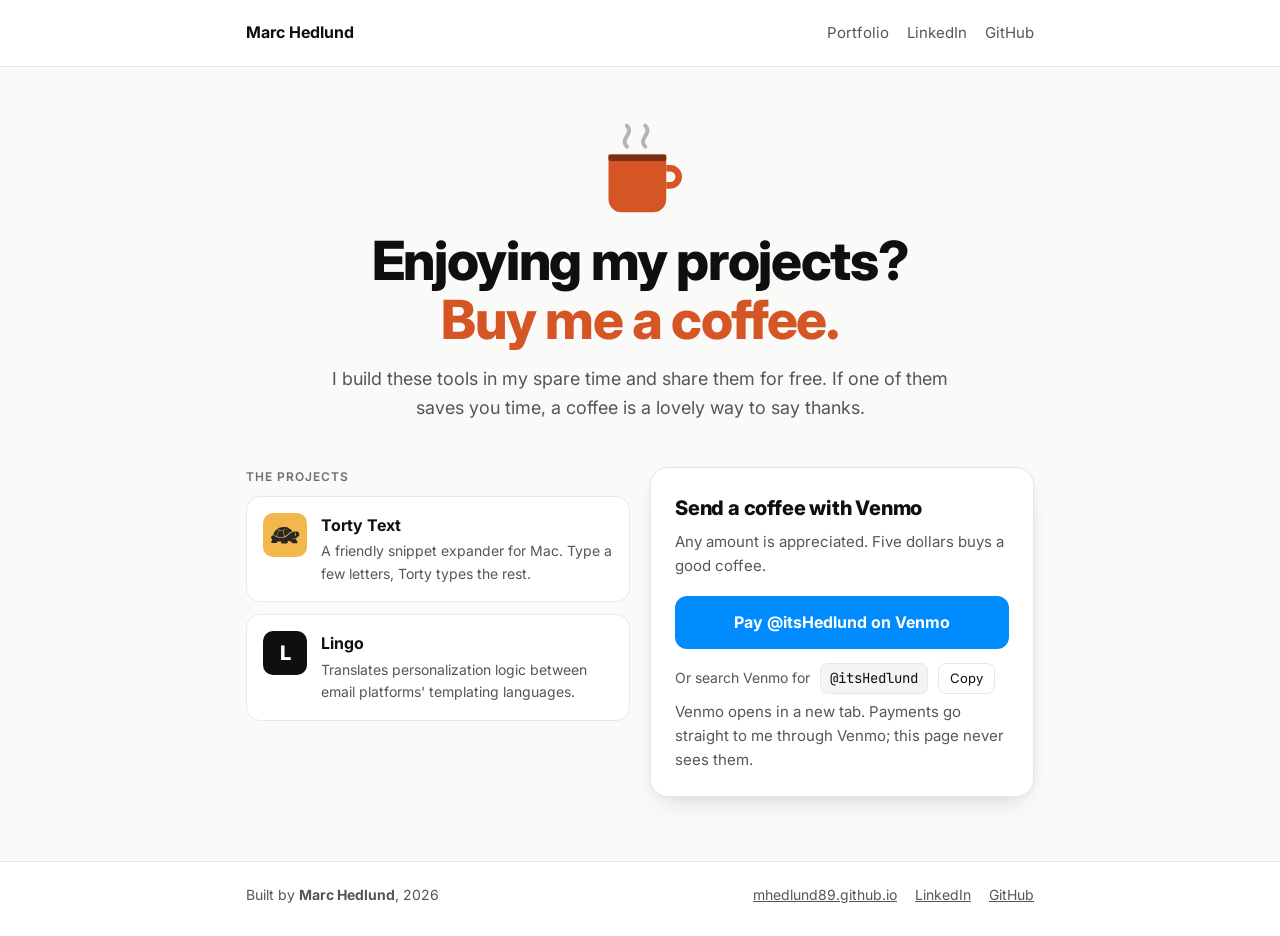
<file: support/index.html>
<!doctype html>
<html lang="en">
<meta charset="utf-8">
<meta name="viewport" content="width=device-width, initial-scale=1, viewport-fit=cover">
<title>Support Marc's projects</title>
<meta name="description" content="Appreciate Torty Text or Lingo? Buy Marc Hedlund a coffee through Venmo.">
<link rel="preconnect" href="https://fonts.googleapis.com">
<link rel="preconnect" href="https://fonts.gstatic.com" crossorigin>
<link rel="stylesheet" href="https://fonts.googleapis.com/css2?family=Inter:wght@400;500;600;700;800&family=JetBrains+Mono:wght@500&display=swap">
<style>
/* Same tokens as the portfolio (styles.css): warm off-white, ink, burnt orange. */
:root {
  --bg: #fafaf9; --bg-alt: #f4f4f2; --surface: #ffffff;
  --ink: #0f0f10; --ink-3: #56565a; --muted: #6e6e73; --line: #e7e7e3;
  --accent: #d65525; --accent-soft: #fbe9df; --accent-ink: #7a2f12;
  --venmo: #008cff;
  --font-sans: "Inter", -apple-system, BlinkMacSystemFont, "Segoe UI", Helvetica, Arial, sans-serif;
  --font-mono: "JetBrains Mono", ui-monospace, SFMono-Regular, Menlo, monospace;
  color-scheme: light;
}
* { box-sizing: border-box; }
body { margin: 0; background: var(--bg); color: var(--ink); font-family: var(--font-sans); font-size: 16px; line-height: 1.6; min-height: 100vh; display: flex; flex-direction: column; }
a { color: var(--accent-ink); }
:focus-visible { outline: 2px solid var(--accent); outline-offset: 3px; }
.wrap { width: 100%; max-width: 820px; margin: 0 auto; padding-left: max(16px, env(safe-area-inset-left, 0px)); padding-right: max(16px, env(safe-area-inset-right, 0px)); }

nav { padding-block: 20px; border-bottom: 1px solid var(--line); background: var(--surface); }
nav .wrap { display: flex; align-items: center; justify-content: space-between; gap: 12px; flex-wrap: wrap; }
.brand { font-weight: 700; text-decoration: none; color: var(--ink); }
nav .links { display: flex; gap: 18px; font-size: 15px; }
nav .links a { color: var(--ink-3); text-decoration: none; }
nav .links a:hover { color: var(--ink); }

main { flex: 1; padding-block: 56px 0; }
.hero { text-align: center; }
.mug { width: 84px; margin: 0 auto 18px; display: block; }
.mug .cup { fill: var(--accent); } .mug .rim { fill: var(--accent-ink); }
.mug .steam { fill: none; stroke: var(--muted); stroke-width: 3; stroke-linecap: round; opacity: .5; animation: steam 2.8s ease-in-out infinite; }
.mug .steam:nth-of-type(2) { animation-delay: .7s; }
@keyframes steam { 0%, 100% { transform: translateY(0); opacity: .2; } 50% { transform: translateY(-4px); opacity: .6; } }
h1 { font-weight: 800; font-size: clamp(34px, 5.6vw, 54px); line-height: 1.08; letter-spacing: -.025em; margin: 0; text-wrap: balance; }
h1 em { font-style: normal; color: var(--accent); }
.lede { max-width: 36em; margin: 16px auto 0; color: var(--ink-3); font-size: 18px; }

.layout { display: grid; grid-template-columns: 1fr 1fr; gap: 20px; margin-top: 44px; align-items: start; }
.layout > * { min-width: 0; }
.label { font-size: 12px; font-weight: 600; letter-spacing: .08em; text-transform: uppercase; color: var(--muted); margin: 0 0 10px; }
.projects { display: grid; gap: 12px; }
.project { display: flex; gap: 14px; align-items: flex-start; background: var(--surface); border: 1px solid var(--line); border-radius: 14px; padding: 16px; text-decoration: none; color: inherit; transition: border-color .15s, transform .15s; }
.project:hover { border-color: var(--accent); transform: translateY(-1px); }
.project .icon { flex: none; width: 44px; height: 44px; border-radius: 10px; display: grid; place-items: center; }
.project .icon svg { width: 30px; }
.icon.torty { background: #f2b84b; } .icon.torty svg { fill: #262625; }
.icon.lingo { background: var(--ink); color: #fff; font-weight: 800; font-size: 20px; }
.project h2 { font-size: 16px; font-weight: 700; margin: 0; }
.project p { margin: 2px 0 0; color: var(--ink-3); font-size: 14px; }

.card { background: var(--surface); border: 1px solid var(--line); border-radius: 18px; padding: 24px; box-shadow: 0 12px 30px -12px rgba(15, 15, 16, 0.16), 0 2px 6px rgba(15, 15, 16, 0.04); }
.card h2 { font-size: 20px; font-weight: 800; margin: 0; letter-spacing: -.01em; }
.card p { margin: 6px 0 0; color: var(--ink-3); font-size: 15px; }
.venmo-btn { display: flex; align-items: center; justify-content: center; margin-top: 18px; width: 100%; padding: 14px 18px; border-radius: 12px; background: var(--venmo); color: #fff; font-weight: 700; font-size: 16px; text-decoration: none; }
.venmo-btn:hover { filter: brightness(.95); }
.handle { margin-top: 14px; display: flex; align-items: center; gap: 10px; flex-wrap: wrap; font-size: 14px; color: var(--ink-3); }
.handle code { font-family: var(--font-mono); font-size: 14px; color: var(--ink); background: var(--bg-alt); border: 1px solid var(--line); border-radius: 8px; padding: 3px 9px; }
.copy { border: 1px solid var(--line); background: var(--surface); color: var(--ink); border-radius: 8px; padding: 4px 11px; font: inherit; font-size: 13px; cursor: pointer; }
.copy:hover { background: var(--bg-alt); }
.small { font-size: 13px; color: var(--muted); margin-top: 12px; }

footer { margin-top: 64px; border-top: 1px solid var(--line); background: var(--surface); padding-block: 22px 30px; }
footer .wrap { display: flex; justify-content: space-between; gap: 12px 20px; flex-wrap: wrap; font-size: 14px; color: var(--ink-3); }
footer .links { display: flex; gap: 18px; flex-wrap: wrap; }
footer a { color: var(--ink-3); }

@media (max-width: 720px) { .layout { grid-template-columns: 1fr; } }
@media (prefers-reduced-motion: reduce) { .mug .steam { animation: none; } }
</style>

<nav>
  <div class="wrap">
    <a class="brand" href="../">Marc Hedlund</a>
    <div class="links"><a href="../">Portfolio</a><a href="https://linkedin.com/in/hedlundmarc89">LinkedIn</a><a href="https://github.com/mhedlund89">GitHub</a></div>
  </div>
</nav>

<main>
  <div class="wrap">
    <div class="hero">
      <svg class="mug" viewBox="0 0 64 70" aria-hidden="true">
        <path class="steam" d="M22 18 C16 12 28 8 22 2"/>
        <path class="steam" d="M36 18 C30 12 42 8 36 2"/>
        <path class="cup" d="M8 24 H52 V58 a10 10 0 0 1 -10 10 H18 a10 10 0 0 1 -10 -10 Z"/>
        <path class="cup" d="M52 32 h3 a9 9 0 0 1 0 18 h-3 v-5 h3 a4 4 0 0 0 0 -8 h-3 Z"/>
        <rect class="rim" x="8" y="24" width="44" height="5" rx="2"/>
      </svg>
      <h1>Enjoying my projects? <em>Buy me a coffee.</em></h1>
      <p class="lede">I build these tools in my spare time and share them for free. If one of them saves you time, a coffee is a lovely way to say thanks.</p>
    </div>

    <div class="layout">
      <div>
        <p class="label">The projects</p>
        <div class="projects">
          <a class="project" href="../torty/">
            <span class="icon torty"><svg viewBox="194 236 270 162" aria-hidden="true"><path d="M280.595581,342.524200 C297.785950,343.594238 314.282990,343.229248 330.092804,336.338531 C340.834991,331.656586 350.118561,325.187347 357.969849,316.553406 C371.053467,302.165497 386.529663,291.647858 405.722351,287.198944 C415.747192,284.875183 425.936737,284.819580 436.022369,286.119873 C449.581329,287.868011 455.936401,294.893738 457.053467,308.573364 C457.349030,312.192505 457.138794,315.919891 456.633606,319.523621 C455.558624,327.191772 452.491943,330.232819 444.716614,331.227692 C441.599426,331.626587 440.328918,333.174194 439.935333,335.948181 C439.210419,341.057037 436.154694,343.465637 431.123688,343.689728 C428.629242,343.800842 426.070496,344.479767 423.660004,344.114777 C413.405090,342.561920 405.316895,346.355591 398.164703,353.375244 C395.270874,356.215454 391.750488,358.417267 387.653900,361.573151 C397.131714,357.725922 405.061920,353.190918 412.964966,348.685364 C417.792755,345.933075 421.037781,346.595459 424.527435,350.819733 C432.293762,360.220947 438.086395,370.555359 440.878967,382.464691 C442.326050,388.636169 440.241486,391.268311 433.892334,391.301971 C422.396301,391.362946 410.893127,391.091461 399.406403,391.424591 C394.113007,391.578125 391.032471,389.227753 388.591339,385.006714 C381.887817,373.415405 368.926422,368.810638 356.235016,373.309387 C354.459595,373.938721 353.391693,374.815094 353.203918,376.758209 C353.012177,378.742554 352.535736,380.700836 352.370331,382.686035 C351.656921,391.248108 350.120514,392.887726 341.691040,392.976471 C330.029694,393.099243 318.365997,393.037201 306.703644,392.987885 C304.883972,392.980194 303.047058,392.725433 301.250397,392.404266 C295.231903,391.328400 292.944794,388.169769 293.881805,382.202118 C294.186188,380.263428 294.744415,378.364563 295.264313,376.110413 C284.301025,376.671661 273.683838,376.455902 263.148560,374.882080 C260.802124,374.531586 259.659973,375.406769 259.048920,377.409393 C258.418671,379.474792 257.873749,381.566803 257.318756,383.654449 C256.345825,387.314453 254.111664,389.382874 250.198196,389.382721 C237.868942,389.382172 225.538452,389.489563 213.210983,389.341614 C207.267563,389.270264 204.510483,385.720276 205.646896,379.751068 C207.023911,372.518158 209.404404,365.562500 213.118469,359.196350 C214.758041,356.386047 214.760239,354.624878 212.160065,352.416779 C208.618301,349.409058 205.310165,346.093353 202.503098,342.326599 C200.382416,339.480896 200.409439,336.836914 202.889404,334.262054 C207.978363,328.978302 213.181717,323.842957 219.385101,319.809357 C221.689987,318.310669 223.633682,318.399353 225.779892,319.977814 C242.048691,331.942596 260.151947,339.492950 280.595581,342.524200 M426.658936,323.683319 C426.957001,319.704102 427.407928,315.728912 427.513214,311.744598 C427.635956,307.097748 427.577148,302.436920 427.344635,297.794800 C427.260315,296.110962 426.284210,294.533508 424.225189,294.492859 C422.392700,294.456665 421.461792,295.730011 421.377686,297.354675 C420.930511,305.993896 420.540619,314.655182 421.399139,323.274323 C421.747559,326.772064 423.766083,327.096649 426.658936,323.683319 z M270.238556,286.306030 C276.024139,274.851715 276.038727,274.722290 288.327911,276.108093 C294.479797,276.801788 300.620056,276.655182 306.763580,276.608704 C309.828949,276.585541 311.359497,277.866058 312.022186,280.699707 C315.619293,296.080963 317.762177,311.683807 319.289886,327.388062 C319.647125,331.060333 318.651306,333.312286 314.637787,334.129517 C297.201233,337.680084 279.982727,337.075012 262.868011,332.167542 C258.728851,330.980682 257.362549,328.900330 258.161011,324.533203 C260.564453,311.387695 263.931152,298.589600 270.238556,286.306030 z M322.339142,307.541687 C320.956818,297.878876 318.705811,288.849670 316.153534,279.907867 C315.194275,276.547119 315.785278,274.830933 319.204071,273.450958 C334.173920,267.408325 349.142365,261.538635 365.472137,260.184906 C369.343445,259.863983 372.593292,260.418884 375.721985,262.823029 C381.139038,266.985565 386.459106,271.232025 391.069031,276.296692 C392.734741,278.126648 394.575195,279.870026 395.063904,282.601929 C393.312408,285.105896 390.294952,285.483612 387.791809,286.515411 C373.686371,292.329437 361.742859,301.113525 351.476532,312.291473 C345.345917,318.966492 338.483795,324.676880 330.216125,328.550110 C328.888214,329.172241 327.644897,330.129822 325.340851,329.619476 C324.394745,322.559357 323.417175,315.264313 322.339142,307.541687 z M281.164246,272.309631 C273.150452,271.311401 266.471710,268.236847 260.162201,264.087341 C274.374115,242.053177 348.756439,238.039581 366.898926,258.186554 C363.777405,260.260529 360.127838,259.585358 356.885620,259.959076 C343.519287,261.499847 330.869263,265.286865 318.633026,270.726227 C309.220123,274.910492 299.325989,273.073425 289.573181,272.838043 C286.918060,272.773956 284.268036,272.496735 281.164246,272.309631 z M226.589172,304.727966 C232.728104,290.167633 241.763138,278.201721 253.209839,267.923706 C256.191498,265.246460 258.739899,263.964478 262.280762,266.850220 C265.577423,269.536926 271.540710,269.762665 272.562805,273.980225 C273.505341,277.869385 268.973572,281.108215 267.054230,284.743988 C260.417267,297.316223 254.802795,310.215759 253.188095,324.520752 C252.824875,327.738464 251.418228,328.960541 248.167496,327.685852 C240.216736,324.568237 232.794556,320.490936 226.003372,315.343323 C221.427017,311.874481 225.757828,308.489166 226.589172,304.727966 z"/></svg></span>
            <span><h2>Torty Text</h2><p>A friendly snippet expander for Mac. Type a few letters, Torty types the rest.</p></span>
          </a>
          <a class="project" href="../lingo/">
            <span class="icon lingo" aria-hidden="true">L</span>
            <span><h2>Lingo</h2><p>Translates personalization logic between email platforms' templating languages.</p></span>
          </a>
        </div>
      </div>

      <div class="card">
        <h2>Send a coffee with Venmo</h2>
        <p>Any amount is appreciated. Five dollars buys a good coffee.</p>
        <a class="venmo-btn" href="https://account.venmo.com/u/itsHedlund" target="_blank" rel="noopener">Pay @itsHedlund on Venmo</a>
        <div class="handle">Or search Venmo for <code id="handle">@itsHedlund</code> <button class="copy" id="copy" type="button">Copy</button></div>
        <p class="small">Venmo opens in a new tab. Payments go straight to me through Venmo; this page never sees them.</p>
      </div>
    </div>
  </div>
</main>

<footer>
  <div class="wrap">
    <span>Built by <strong>Marc Hedlund</strong>, 2026</span>
    <div class="links"><a href="../">mhedlund89.github.io</a><a href="https://linkedin.com/in/hedlundmarc89">LinkedIn</a><a href="https://github.com/mhedlund89">GitHub</a></div>
  </div>
</footer>

<script>
document.getElementById('copy').addEventListener('click', async e => {
  const btn = e.currentTarget;
  try { await navigator.clipboard.writeText('@itsHedlund'); btn.textContent = 'Copied'; }
  catch { const r = document.createRange(); r.selectNodeContents(document.getElementById('handle')); getSelection().removeAllRanges(); getSelection().addRange(r); btn.textContent = 'Selected'; }
  setTimeout(() => { btn.textContent = 'Copy'; }, 1800);
});
</script>
</html>
</file>
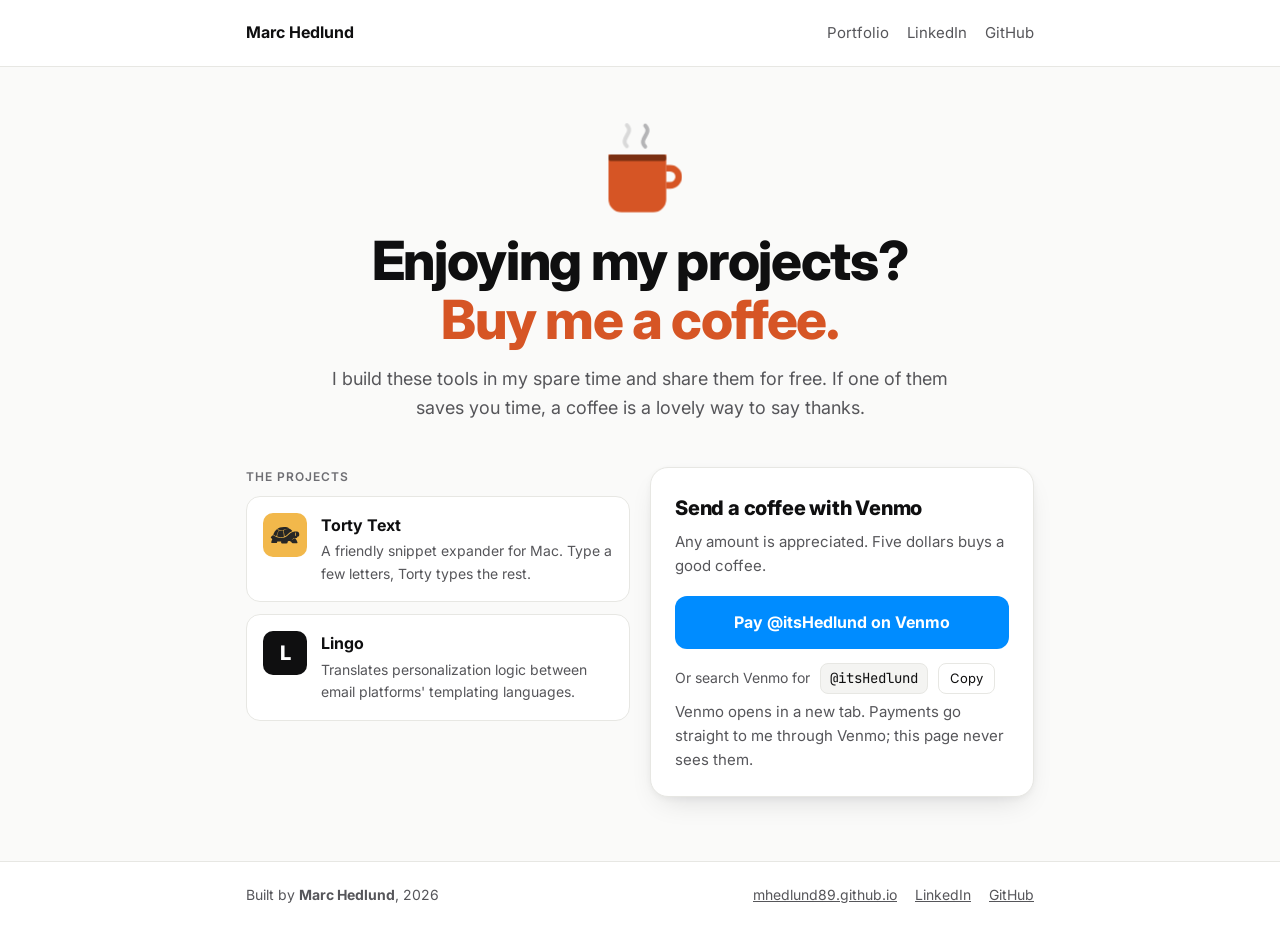
<file: torty/support/index.html>
<!doctype html>
<html lang="en">
<meta charset="utf-8">
<title>Support Marc's projects</title>
<!-- Moved: one support page for all projects. Torty Text 1.1.0's menu still links here. -->
<meta http-equiv="refresh" content="0; url=../../support/">
<link rel="canonical" href="https://mhedlund89.github.io/support/">
<p>This page moved to <a href="../../support/">mhedlund89.github.io/support</a>.</p>
</html>
</file>
